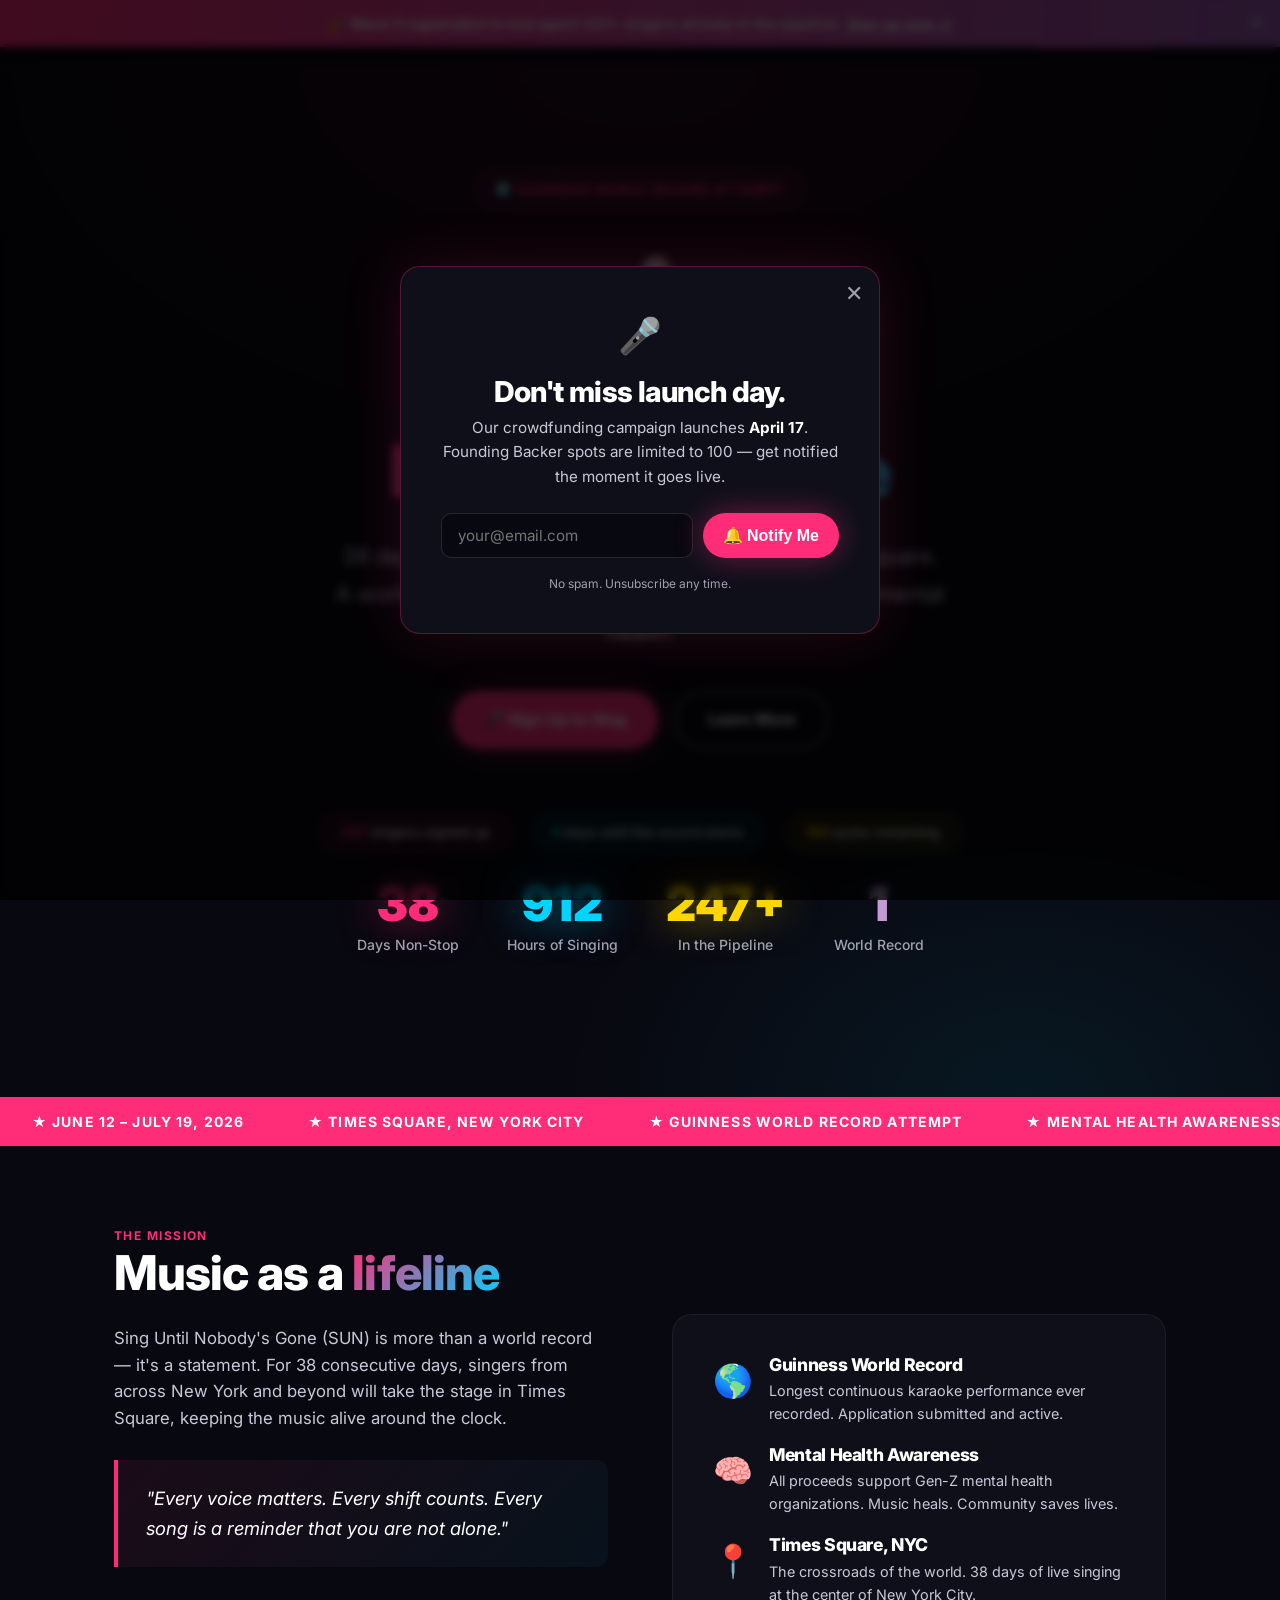
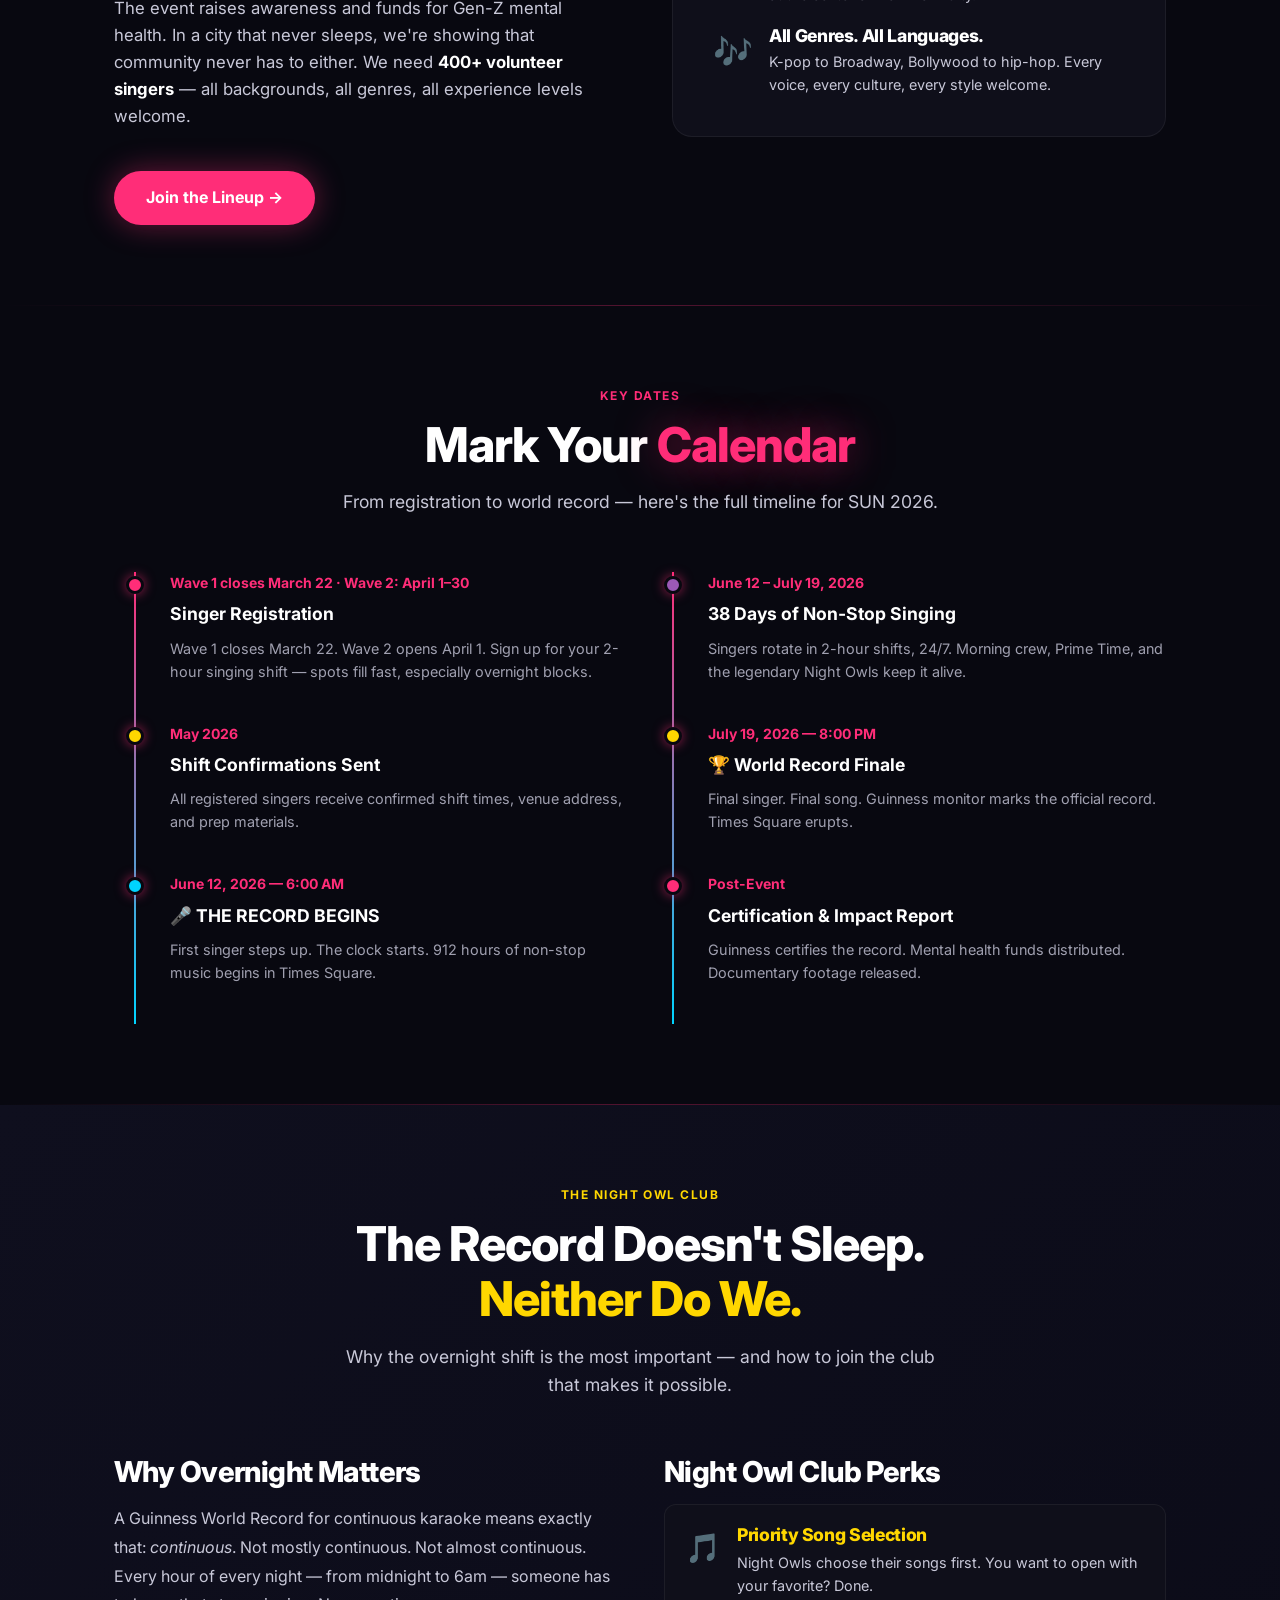
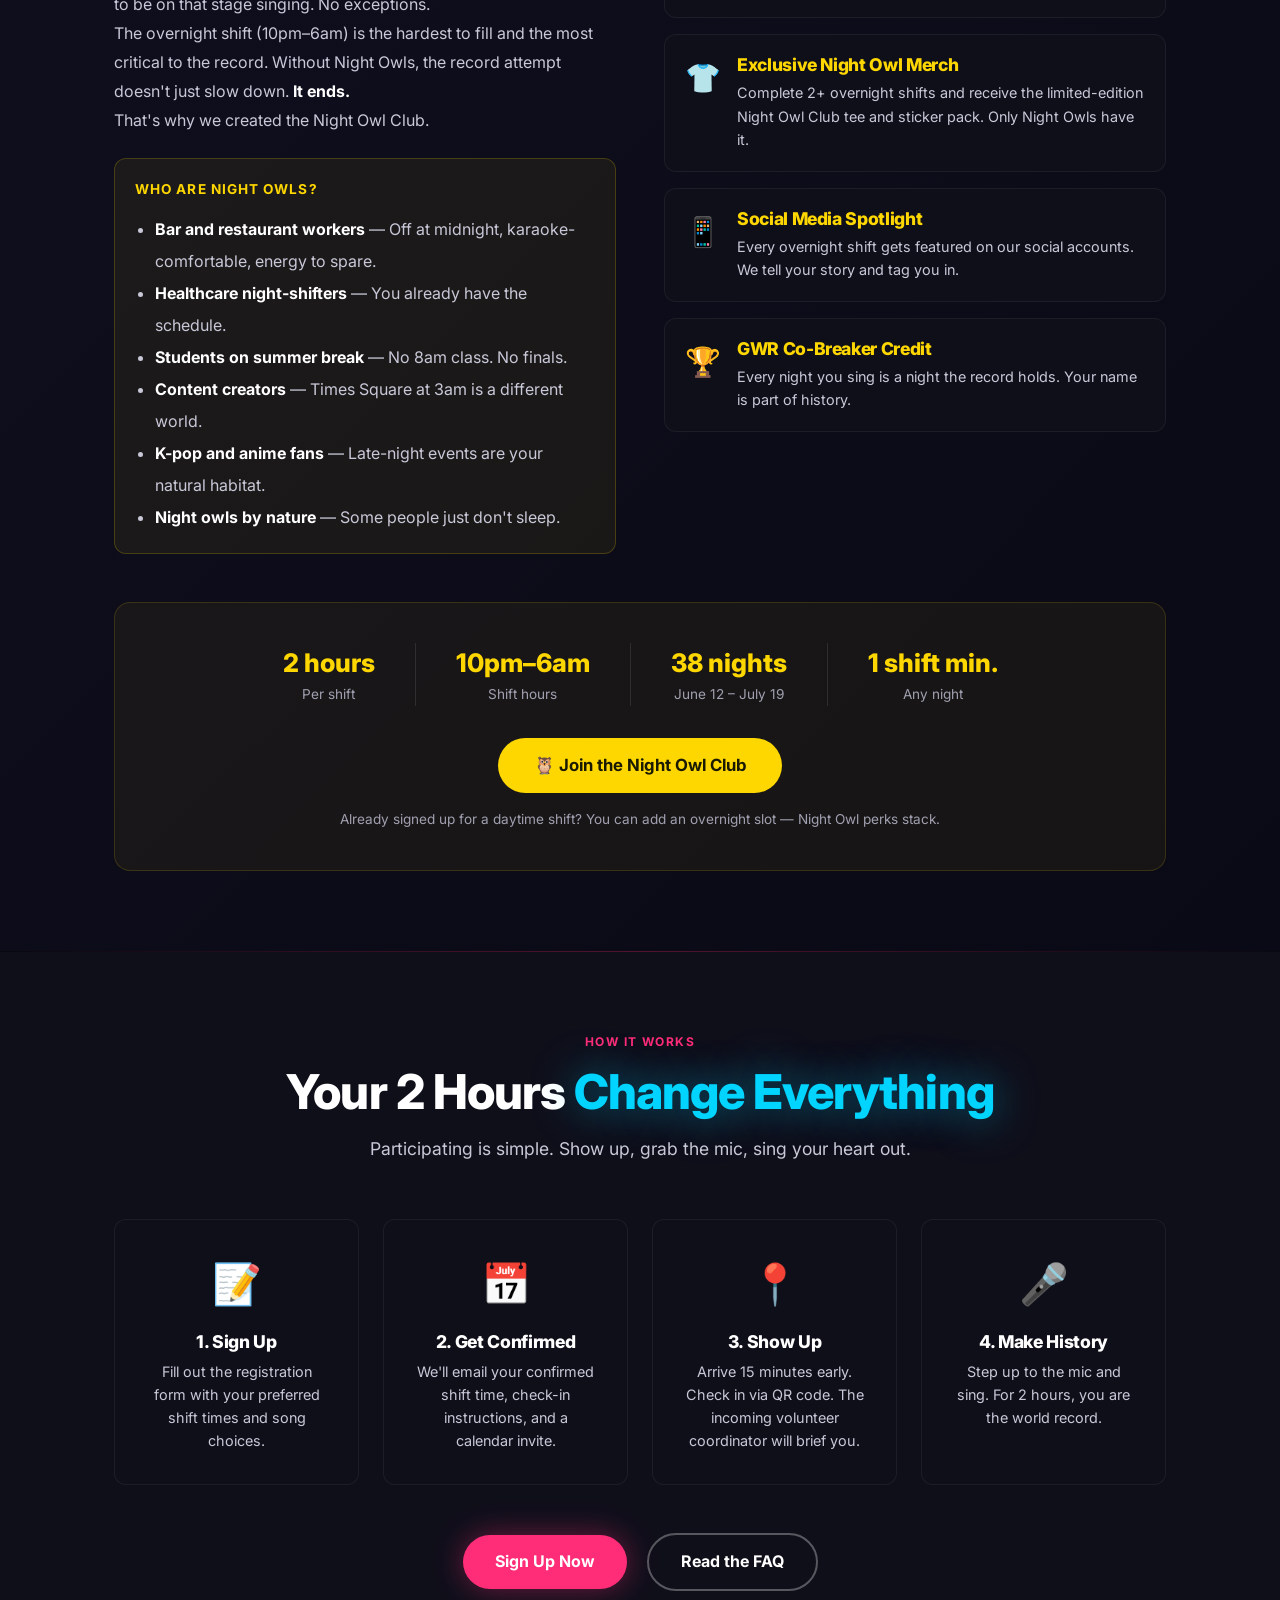
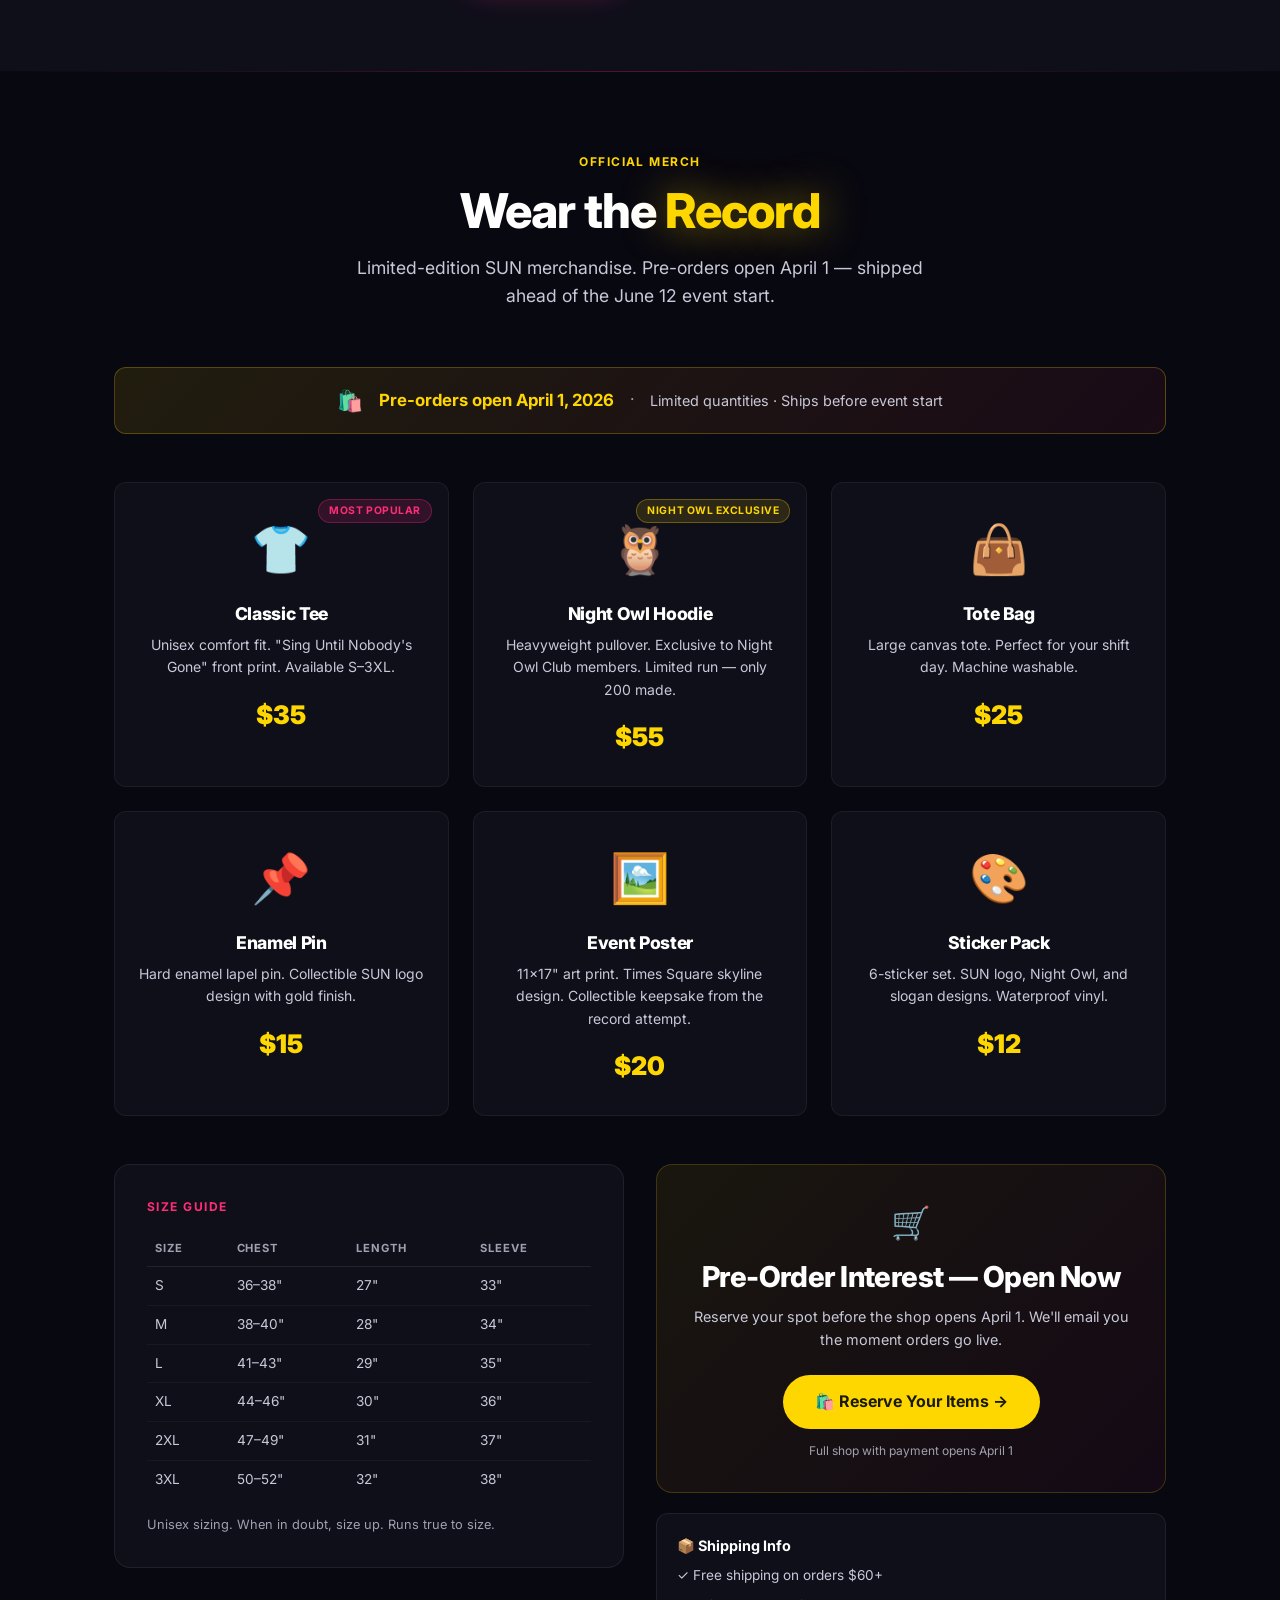
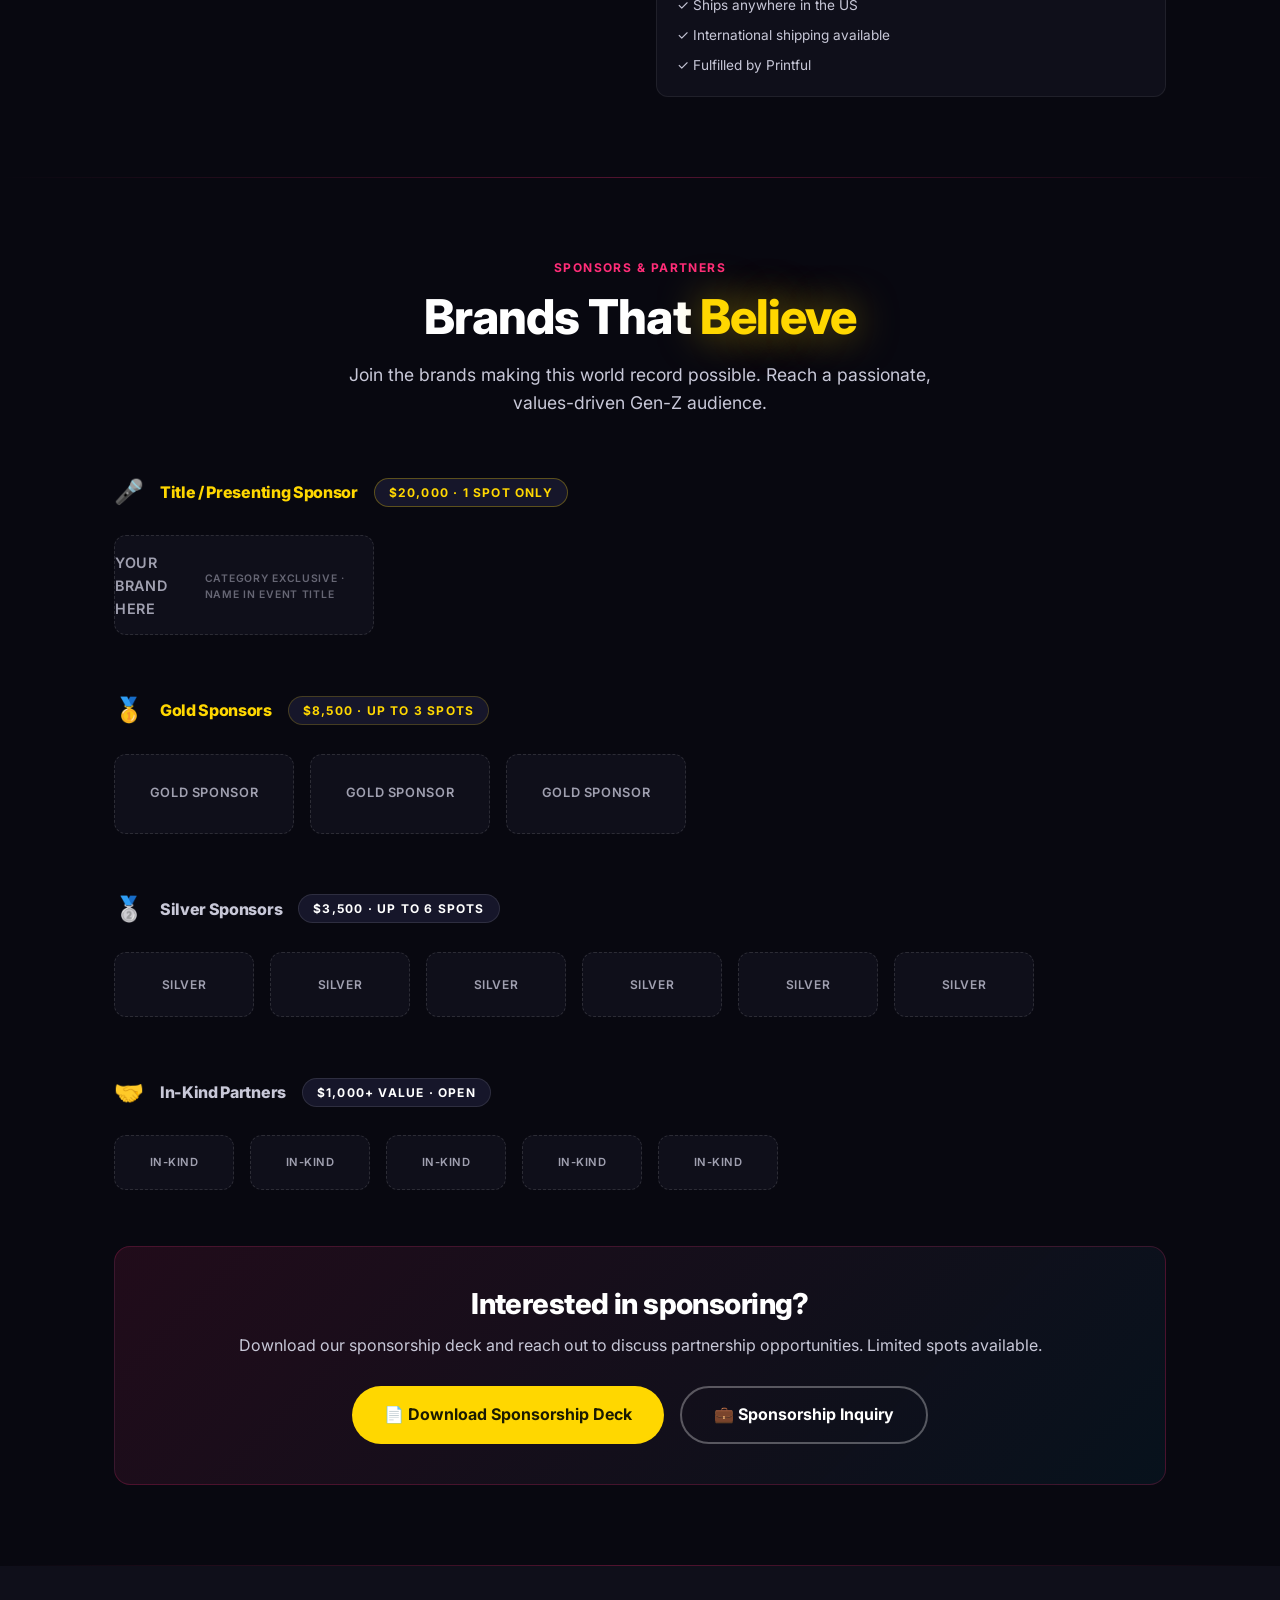
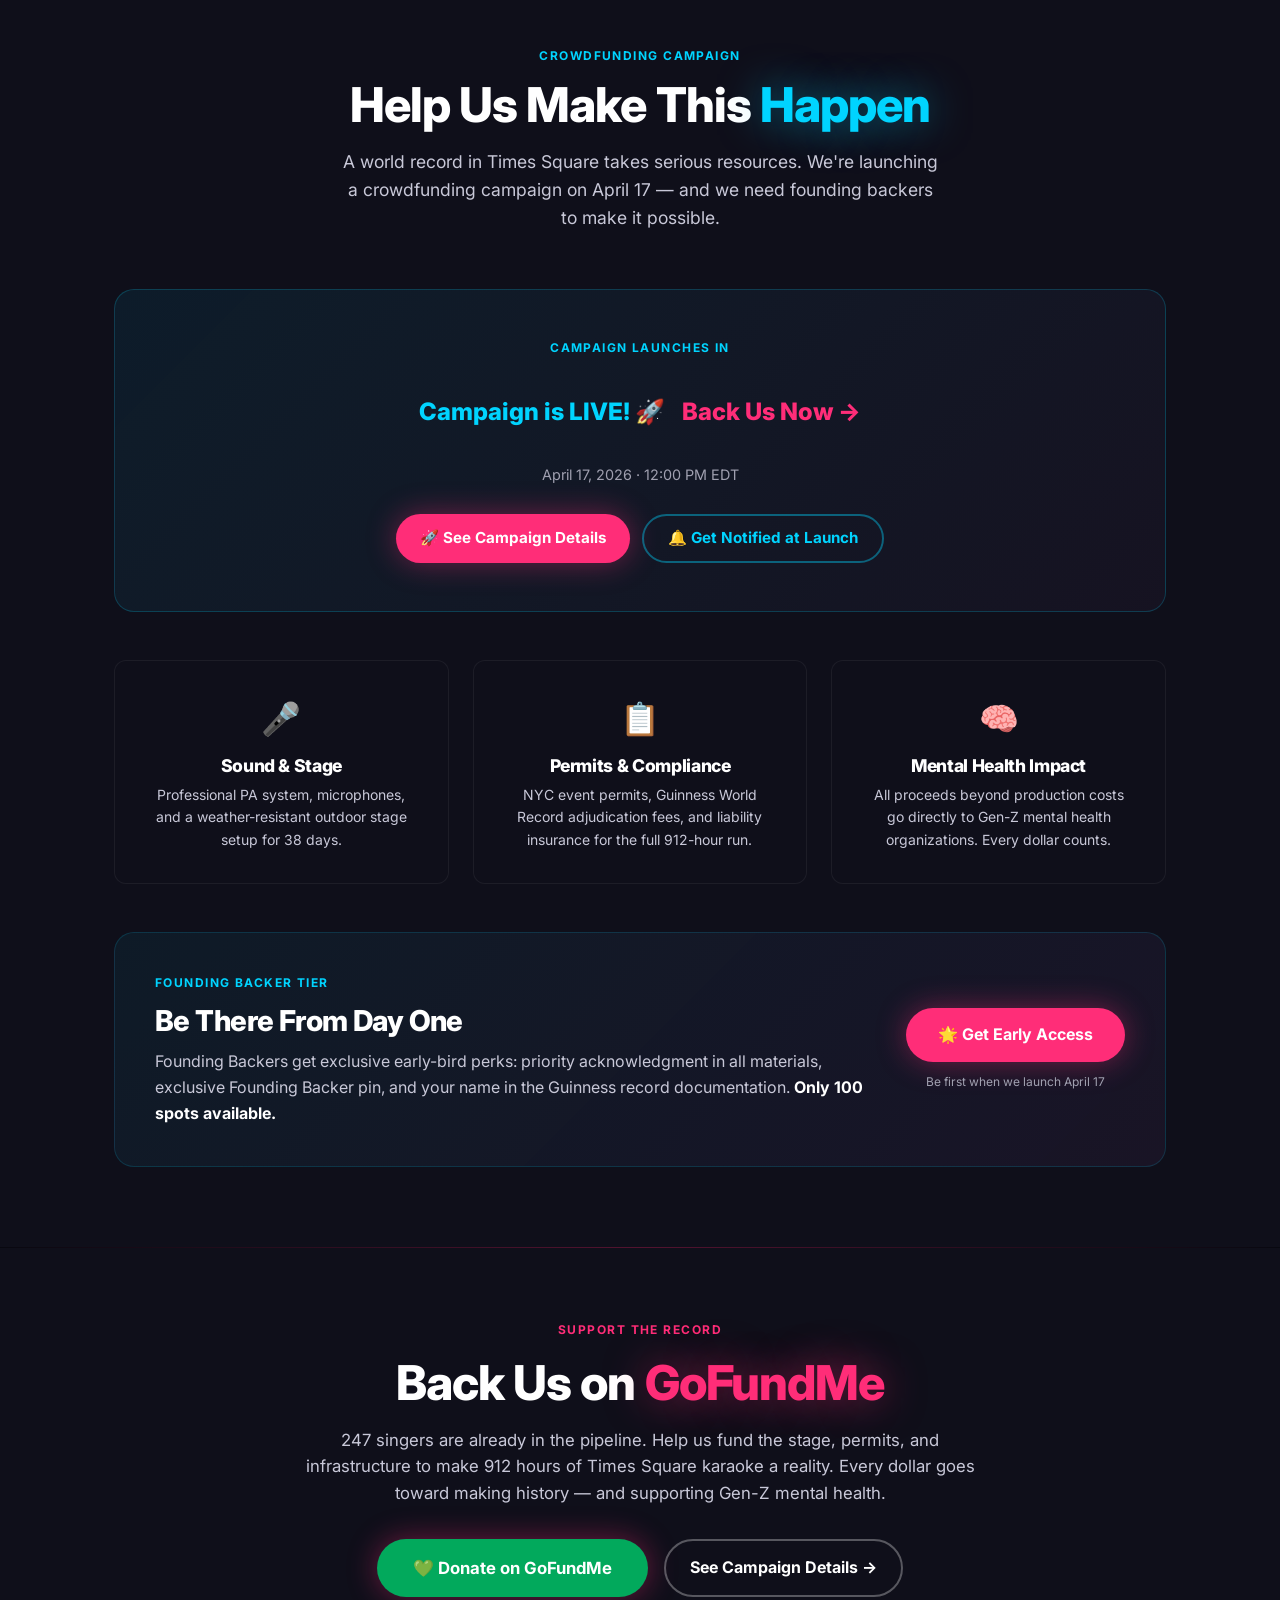
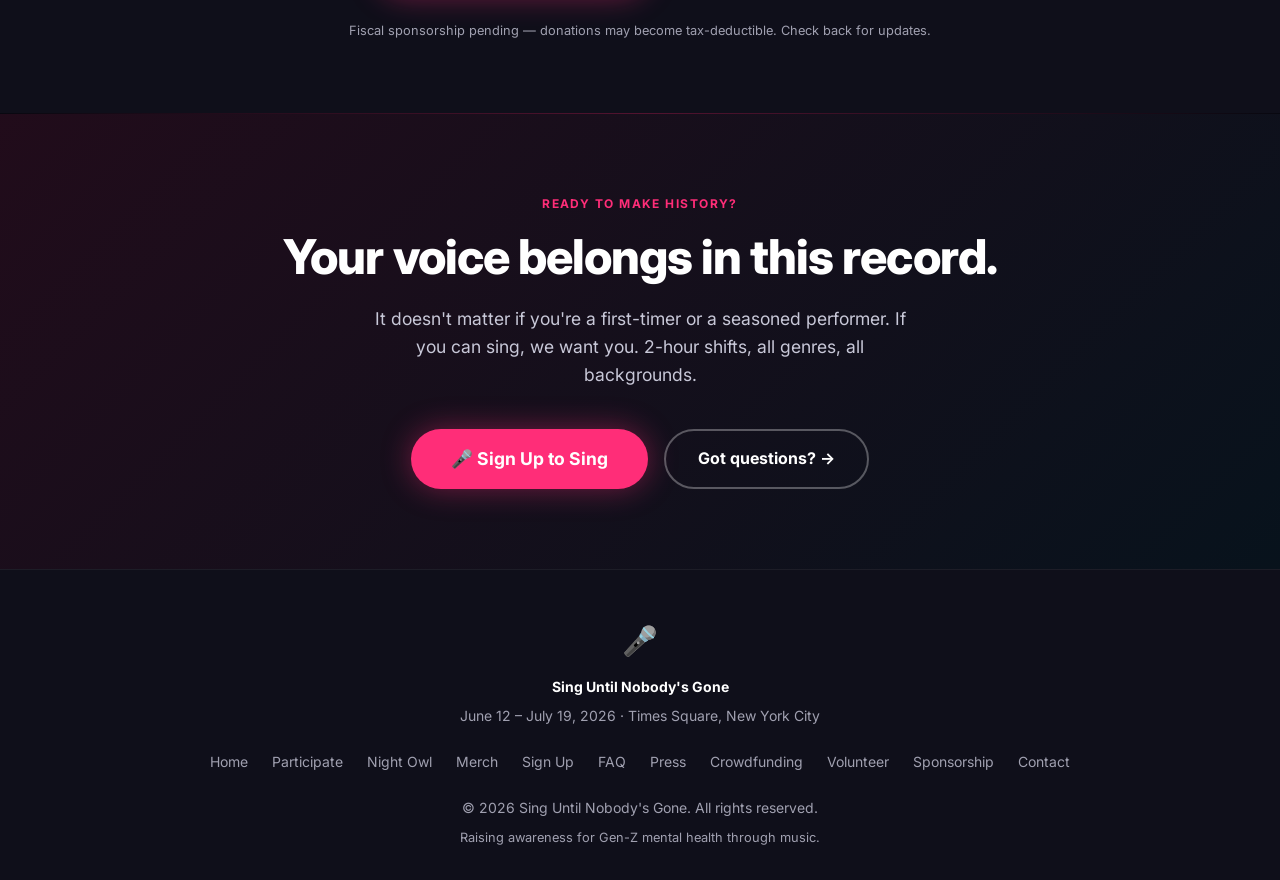
<file: index.html>
<!DOCTYPE html>
<html lang="en">
<head>
  <meta charset="UTF-8">
  <meta name="viewport" content="width=device-width, initial-scale=1.0">
  <title>Sing Until Nobody's Gone — World Record Karaoke, Times Square</title>
  <meta name="description" content="38 days of non-stop karaoke in Times Square. A Guinness World Record attempt raising awareness for Gen-Z mental health. June 12 – July 19, 2026.">
  <meta property="og:title" content="Sing Until Nobody's Gone — World Record Karaoke, Times Square">
  <meta property="og:description" content="38 days of non-stop karaoke in Times Square. A Guinness World Record attempt raising awareness for Gen-Z mental health. June 12 – July 19, 2026.">
  <meta property="og:type" content="website">
  <meta property="og:url" content="https://kikistop.github.io/sing-until-nobodys-gone/">
  <meta property="og:image" content="https://kikistop.github.io/sing-until-nobodys-gone/og-image.png">
  <meta property="og:image:width" content="1200">
  <meta property="og:image:height" content="630">
  <meta property="og:site_name" content="Sing Until Nobody's Gone">
  <meta name="twitter:card" content="summary_large_image">
  <meta name="twitter:site" content="@sungnyc">
  <meta name="twitter:title" content="Sing Until Nobody's Gone — World Record Karaoke, Times Square">
  <meta name="twitter:description" content="38 days of non-stop karaoke in Times Square. Be part of history. Sign up to sing.">
  <meta name="twitter:image" content="https://kikistop.github.io/sing-until-nobodys-gone/og-image.png">
  <meta name="keywords" content="Times Square karaoke, longest karaoke world record, SUNG NYC, karaoke world record 2026, Guinness World Record karaoke, NYC summer events, Gen-Z mental health">
  <link rel="canonical" href="https://kikistop.github.io/sing-until-nobodys-gone/">
  <script type="application/ld+json">
  {
    "@context": "https://schema.org",
    "@type": "Event",
    "name": "Sing Until Nobody's Gone",
    "alternateName": "SUN 2026",
    "description": "38 days of non-stop karaoke in Times Square. A Guinness World Record attempt for the longest continuous group karaoke performance, raising awareness for Gen-Z mental health.",
    "startDate": "2026-06-12T06:00:00-04:00",
    "endDate": "2026-07-19T20:00:00-04:00",
    "eventStatus": "https://schema.org/EventScheduled",
    "eventAttendanceMode": "https://schema.org/OfflineEventAttendanceMode",
    "location": {
      "@type": "Place",
      "name": "Times Square",
      "address": {
        "@type": "PostalAddress",
        "streetAddress": "Times Square",
        "addressLocality": "New York",
        "addressRegion": "NY",
        "addressCountry": "US"
      }
    },
    "url": "https://kikistop.github.io/sing-until-nobodys-gone/",
    "image": "https://kikistop.github.io/sing-until-nobodys-gone/og-image.png",
    "organizer": {
      "@type": "Organization",
      "name": "Sing Until Nobody's Gone",
      "url": "https://kikistop.github.io/sing-until-nobodys-gone/"
    },
    "offers": {
      "@type": "Offer",
      "price": "0",
      "priceCurrency": "USD",
      "availability": "https://schema.org/InStock",
      "url": "https://kikistop.github.io/sing-until-nobodys-gone/signup.html",
      "description": "Free to participate — sign up for a 2-hour singing shift"
    },
    "keywords": "karaoke, Guinness World Record, Times Square, NYC, mental health, community"
  }
  </script>
  <link rel="stylesheet" href="style.css">
  <link rel="preconnect" href="https://fonts.googleapis.com">
  <link href="https://fonts.googleapis.com/css2?family=Inter:wght@400;500;600;700;800;900&display=swap" rel="stylesheet">
  <style>
    .sun-logo { font-size: 3.5rem; display: block; margin-bottom: 16px; }
    /* Wave 1 close banner — hidden by default. BOARD: change display:none to display:block on March 22 */
    #wave1-close-banner {
      display: none; /* TOGGLE: change to "block" to activate Wave 1 close message */
      background: linear-gradient(90deg, #1a1a2e, #16213e);
      border-bottom: 1px solid rgba(255,45,120,0.4);
      color: #fff;
      text-align: center;
      padding: 12px 20px;
      font-size: 0.9rem;
      font-weight: 600;
      position: relative;
      z-index: 200;
    }
    #wave1-close-banner a { color: #FF2D78; text-decoration: underline; }
    #wave1-close-banner .banner-close {
      position: absolute;
      right: 16px;
      top: 50%;
      transform: translateY(-50%);
      background: none;
      border: none;
      color: rgba(255,255,255,0.6);
      cursor: pointer;
      font-size: 1.1rem;
      line-height: 1;
    }
    /* Wave 2 announcement banner — hidden by default, toggle via JS or remove display:none to activate */
    #wave2-banner {
      display: none; /* TOGGLE: change to "block" to show Wave 2 banner */
      background: linear-gradient(90deg, #FF2D78, #9B59B6);
      color: #fff;
      text-align: center;
      padding: 12px 20px;
      font-size: 0.9rem;
      font-weight: 600;
      position: relative;
      z-index: 200;
    }
    #wave2-banner a { color: #fff; text-decoration: underline; }
    #wave2-banner .banner-close {
      position: absolute;
      right: 16px;
      top: 50%;
      transform: translateY(-50%);
      background: none;
      border: none;
      color: rgba(255,255,255,0.8);
      cursor: pointer;
      font-size: 1.1rem;
      line-height: 1;
    }
  </style>
</head>
<body>

<!-- WAVE 1 CLOSE BANNER — BOARD ACTION: change display:none to display:block on March 22 -->
<div id="wave1-close-banner" role="banner" aria-label="Wave 1 RSVP closed">
  🎤 <strong style="color:#FF2D78;">Wave 1 RSVP Closed</strong> — 247 singers in the pipeline.
  <strong style="color:#fff;">Wave 2 opens April 1.</strong>
  <a href="signup.html?utm_source=wave1-close&utm_medium=website&utm_campaign=wave2">Join the Wave 2 Waitlist →</a>
  <button class="banner-close" onclick="this.parentElement.style.display='none'" aria-label="Close">✕</button>
</div>

<!-- WAVE 2 ANNOUNCEMENT BANNER (hidden until April 1 launch) -->
<div id="wave2-banner" role="banner" aria-label="Wave 2 announcement">
  🎉 <strong>Wave 2 registration is now open!</strong> 247+ singers already in the pipeline.
  <a href="signup.html?utm_source=wave2-banner&utm_medium=website&utm_campaign=wave2">Sign up now →</a>
  <button class="banner-close" onclick="this.parentElement.style.display='none'" aria-label="Close">✕</button>
</div>

<!-- NAV -->
<nav>
  <div class="nav-inner">
    <a class="nav-logo" href="index.html">
      <span class="mic">🎤</span> SUN
    </a>
    <ul class="nav-links" id="navLinks">
      <li><a href="index.html#about">About</a></li>
      <li><a href="participate.html">Participate</a></li>
      <li><a href="volunteer.html">Volunteer</a></li>
      <li><a href="crowdfunding.html">Crowdfunding</a></li>
      <li><a href="sponsors.html">Sponsors</a></li>
      <li><a href="night-owl.html">Night Owl</a></li>
      <li><a href="index.html#merch">Merch</a></li>
      <li><a href="faq.html">FAQ</a></li>
      <li><a href="signup.html" class="nav-cta">Sign Up to Sing</a></li>
    </ul>
    <button class="hamburger" id="hamburger" aria-label="Toggle menu">☰</button>
  </div>
</nav>

<!-- HERO -->
<section class="hero">
  <div class="hero-bg"></div>
  <div class="container">
    <div class="hero-content">
      <div class="hero-eyebrow">🌍 Guinness World Record Attempt</div>
      <span class="sun-logo">🎤</span>
      <h1>Sing Until<br><span class="gradient-text">Nobody's Gone</span></h1>
      <p class="hero-sub">
        38 days of non-stop karaoke in the heart of Times Square.<br>
        A world record attempt raising awareness for Gen-Z mental health.
      </p>
      <div class="hero-ctas">
        <a href="signup.html" class="btn btn-primary">🎤 Sign Up to Sing</a>
        <a href="index.html#about" class="btn btn-outline">Learn More</a>
      </div>
      <!-- Social proof + urgency bar -->
      <div id="socialProofBar" style="display:flex;gap:20px;justify-content:center;flex-wrap:wrap;margin-bottom:28px;">
        <div style="background:rgba(255,45,120,0.1);border:1px solid rgba(255,45,120,0.25);border-radius:100px;padding:8px 20px;font-size:0.85rem;font-weight:700;">
          <span style="color:var(--pink);" id="singerCount">247</span> <span style="color:var(--gray-light);">singers signed up</span>
        </div>
        <div style="background:rgba(0,212,255,0.08);border:1px solid rgba(0,212,255,0.2);border-radius:100px;padding:8px 20px;font-size:0.85rem;font-weight:700;">
          <span style="color:var(--blue);" id="daysUntilEvent">--</span> <span style="color:var(--gray-light);">days until the record starts</span>
        </div>
        <div style="background:rgba(255,215,0,0.08);border:1px solid rgba(255,215,0,0.2);border-radius:100px;padding:8px 20px;font-size:0.85rem;font-weight:700;">
          <span style="color:var(--gold);">153</span> <span style="color:var(--gray-light);">spots remaining</span>
        </div>
      </div>
      <div class="hero-stats">
        <div class="hero-stat">
          <div class="number glow-pink">38</div>
          <div class="desc">Days Non-Stop</div>
        </div>
        <div class="hero-stat">
          <div class="number glow-blue">912</div>
          <div class="desc">Hours of Singing</div>
        </div>
        <div class="hero-stat">
          <div class="number glow-gold">247+</div>
          <div class="desc">In the Pipeline</div>
        </div>
        <div class="hero-stat">
          <div class="number" style="color: var(--purple-light)">1</div>
          <div class="desc">World Record</div>
        </div>
      </div>
    </div>
  </div>
</section>

<!-- TICKER -->
<div class="ticker-wrap" aria-hidden="true">
  <div class="ticker-inner">
    <span class="ticker-item">June 12 – July 19, 2026</span>
    <span class="ticker-item">Times Square, New York City</span>
    <span class="ticker-item">Guinness World Record Attempt</span>
    <span class="ticker-item">Mental Health Awareness</span>
    <span class="ticker-item">38 Days Non-Stop</span>
    <span class="ticker-item">912 Hours of Karaoke</span>
    <span class="ticker-item">Sign Up Now</span>
    <span class="ticker-item">June 12 – July 19, 2026</span>
    <span class="ticker-item">Times Square, New York City</span>
    <span class="ticker-item">Guinness World Record Attempt</span>
    <span class="ticker-item">Mental Health Awareness</span>
    <span class="ticker-item">38 Days Non-Stop</span>
    <span class="ticker-item">912 Hours of Karaoke</span>
    <span class="ticker-item">Sign Up Now</span>
  </div>
</div>

<!-- ABOUT / MISSION -->
<section id="about" style="background: var(--bg);">
  <div class="container">
    <div class="mission-grid">
      <div class="mission-text">
        <div class="label">The Mission</div>
        <h2>Music as a <span class="gradient-text">lifeline</span></h2>
        <p>
          Sing Until Nobody's Gone (SUN) is more than a world record — it's a statement.
          For 38 consecutive days, singers from across New York and beyond will take
          the stage in Times Square, keeping the music alive around the clock.
        </p>
        <div class="mission-quote">
          "Every voice matters. Every shift counts. Every song is a reminder that
          you are not alone."
        </div>
        <p>
          The event raises awareness and funds for Gen-Z mental health. In a city
          that never sleeps, we're showing that community never has to either.
          We need <strong style="color: var(--white)">400+ volunteer singers</strong> —
          all backgrounds, all genres, all experience levels welcome.
        </p>
        <br>
        <a href="signup.html" class="btn btn-primary">Join the Lineup →</a>
      </div>
      <div class="mission-visual">
        <div class="mission-fact">
          <div class="mission-fact-icon">🌎</div>
          <div class="mission-fact-text">
            <h4>Guinness World Record</h4>
            <p>Longest continuous karaoke performance ever recorded. Application submitted and active.</p>
          </div>
        </div>
        <div class="mission-fact">
          <div class="mission-fact-icon">🧠</div>
          <div class="mission-fact-text">
            <h4>Mental Health Awareness</h4>
            <p>All proceeds support Gen-Z mental health organizations. Music heals. Community saves lives.</p>
          </div>
        </div>
        <div class="mission-fact">
          <div class="mission-fact-icon">📍</div>
          <div class="mission-fact-text">
            <h4>Times Square, NYC</h4>
            <p>The crossroads of the world. 38 days of live singing at the center of New York City.</p>
          </div>
        </div>
        <div class="mission-fact">
          <div class="mission-fact-icon">🎶</div>
          <div class="mission-fact-text">
            <h4>All Genres. All Languages.</h4>
            <p>K-pop to Broadway, Bollywood to hip-hop. Every voice, every culture, every style welcome.</p>
          </div>
        </div>
      </div>
    </div>
  </div>
</section>

<div class="divider"></div>

<!-- TIMELINE -->
<section id="timeline" style="background: var(--bg);">
  <div class="container">
    <div class="section-header">
      <div class="label">Key Dates</div>
      <h2>Mark Your <span class="glow-pink">Calendar</span></h2>
      <p>From registration to world record — here's the full timeline for SUN 2026.</p>
    </div>
    <div class="grid-2" style="align-items: start;">
      <div class="timeline">
        <div class="timeline-item">
          <div class="timeline-dot"></div>
          <div>
            <div class="timeline-date">Wave 1 closes March 22 · Wave 2: April 1–30</div>
            <div class="timeline-title">Singer Registration</div>
            <div class="timeline-desc">Wave 1 closes March 22. Wave 2 opens April 1. Sign up for your 2-hour singing shift — spots fill fast, especially overnight blocks.</div>
          </div>
        </div>
        <div class="timeline-item">
          <div class="timeline-dot" style="background: var(--gold);"></div>
          <div>
            <div class="timeline-date">May 2026</div>
            <div class="timeline-title">Shift Confirmations Sent</div>
            <div class="timeline-desc">All registered singers receive confirmed shift times, venue address, and prep materials.</div>
          </div>
        </div>
        <div class="timeline-item">
          <div class="timeline-dot" style="background: var(--blue);"></div>
          <div>
            <div class="timeline-date">June 12, 2026 — 6:00 AM</div>
            <div class="timeline-title">🎤 THE RECORD BEGINS</div>
            <div class="timeline-desc">First singer steps up. The clock starts. 912 hours of non-stop music begins in Times Square.</div>
          </div>
        </div>
      </div>
      <div class="timeline">
        <div class="timeline-item">
          <div class="timeline-dot" style="background: var(--purple);"></div>
          <div>
            <div class="timeline-date">June 12 – July 19, 2026</div>
            <div class="timeline-title">38 Days of Non-Stop Singing</div>
            <div class="timeline-desc">Singers rotate in 2-hour shifts, 24/7. Morning crew, Prime Time, and the legendary Night Owls keep it alive.</div>
          </div>
        </div>
        <div class="timeline-item">
          <div class="timeline-dot" style="background: var(--gold);"></div>
          <div>
            <div class="timeline-date">July 19, 2026 — 8:00 PM</div>
            <div class="timeline-title">🏆 World Record Finale</div>
            <div class="timeline-desc">Final singer. Final song. Guinness monitor marks the official record. Times Square erupts.</div>
          </div>
        </div>
        <div class="timeline-item">
          <div class="timeline-dot" style="background: var(--pink);"></div>
          <div>
            <div class="timeline-date">Post-Event</div>
            <div class="timeline-title">Certification & Impact Report</div>
            <div class="timeline-desc">Guinness certifies the record. Mental health funds distributed. Documentary footage released.</div>
          </div>
        </div>
      </div>
    </div>
  </div>
</section>

<div class="divider"></div>

<!-- NIGHT OWL CLUB -->
<section id="night-owl" style="background: linear-gradient(135deg, rgba(15,15,30,1) 0%, rgba(10,10,22,1) 100%);">
  <div class="container">
    <div class="section-header">
      <div class="label" style="color: var(--gold);">The Night Owl Club</div>
      <h2>The Record Doesn't Sleep.<br><span style="color: var(--gold);">Neither Do We.</span></h2>
      <p>Why the overnight shift is the most important — and how to join the club that makes it possible.</p>
    </div>

    <div class="grid-2" style="align-items: start; gap: 48px; margin-bottom: 48px;">
      <div>
        <h3 style="color: var(--white); margin-bottom: 16px;">Why Overnight Matters</h3>
        <p style="line-height: 1.8;">
          A Guinness World Record for continuous karaoke means exactly that: <em>continuous</em>.
          Not mostly continuous. Not almost continuous.
        </p>
        <p style="line-height: 1.8;">
          Every hour of every night — from midnight to 6am — someone has to be on that stage singing.
          No exceptions.
        </p>
        <p style="line-height: 1.8;">
          The overnight shift (10pm–6am) is the hardest to fill and the most critical to the record.
          Without Night Owls, the record attempt doesn't just slow down. <strong style="color: var(--white);">It ends.</strong>
        </p>
        <p style="line-height: 1.8;">That's why we created the Night Owl Club.</p>

        <div style="background: rgba(255,215,0,0.06); border: 1px solid rgba(255,215,0,0.2); border-radius: 12px; padding: 20px; margin-top: 24px;">
          <div style="font-size: 0.85rem; font-weight: 700; color: var(--gold); text-transform: uppercase; letter-spacing: 0.08em; margin-bottom: 12px;">Who Are Night Owls?</div>
          <ul style="margin: 0; padding-left: 20px; color: var(--gray-light); line-height: 2;">
            <li><strong style="color: var(--white);">Bar and restaurant workers</strong> — Off at midnight, karaoke-comfortable, energy to spare.</li>
            <li><strong style="color: var(--white);">Healthcare night-shifters</strong> — You already have the schedule.</li>
            <li><strong style="color: var(--white);">Students on summer break</strong> — No 8am class. No finals.</li>
            <li><strong style="color: var(--white);">Content creators</strong> — Times Square at 3am is a different world.</li>
            <li><strong style="color: var(--white);">K-pop and anime fans</strong> — Late-night events are your natural habitat.</li>
            <li><strong style="color: var(--white);">Night owls by nature</strong> — Some people just don't sleep.</li>
          </ul>
        </div>
      </div>

      <div>
        <h3 style="color: var(--white); margin-bottom: 16px;">Night Owl Club Perks</h3>
        <div style="display: flex; flex-direction: column; gap: 16px;">
          <div class="card" style="display: flex; gap: 16px; align-items: flex-start; padding: 20px;">
            <div style="font-size: 1.8rem; flex-shrink: 0;">🎵</div>
            <div>
              <h4 style="color: var(--gold); margin: 0 0 6px;">Priority Song Selection</h4>
              <p style="margin: 0; font-size: 0.9rem;">Night Owls choose their songs first. You want to open with your favorite? Done.</p>
            </div>
          </div>
          <div class="card" style="display: flex; gap: 16px; align-items: flex-start; padding: 20px;">
            <div style="font-size: 1.8rem; flex-shrink: 0;">👕</div>
            <div>
              <h4 style="color: var(--gold); margin: 0 0 6px;">Exclusive Night Owl Merch</h4>
              <p style="margin: 0; font-size: 0.9rem;">Complete 2+ overnight shifts and receive the limited-edition Night Owl Club tee and sticker pack. Only Night Owls have it.</p>
            </div>
          </div>
          <div class="card" style="display: flex; gap: 16px; align-items: flex-start; padding: 20px;">
            <div style="font-size: 1.8rem; flex-shrink: 0;">📱</div>
            <div>
              <h4 style="color: var(--gold); margin: 0 0 6px;">Social Media Spotlight</h4>
              <p style="margin: 0; font-size: 0.9rem;">Every overnight shift gets featured on our social accounts. We tell your story and tag you in.</p>
            </div>
          </div>
          <div class="card" style="display: flex; gap: 16px; align-items: flex-start; padding: 20px;">
            <div style="font-size: 1.8rem; flex-shrink: 0;">🏆</div>
            <div>
              <h4 style="color: var(--gold); margin: 0 0 6px;">GWR Co-Breaker Credit</h4>
              <p style="margin: 0; font-size: 0.9rem;">Every night you sing is a night the record holds. Your name is part of history.</p>
            </div>
          </div>
        </div>
      </div>
    </div>

    <!-- Shift details + CTA -->
    <div style="background: rgba(255,215,0,0.05); border: 1px solid rgba(255,215,0,0.15); border-radius: 16px; padding: 40px; text-align: center;">
      <div style="display: flex; gap: 32px; justify-content: center; flex-wrap: wrap; margin-bottom: 32px;">
        <div>
          <div style="font-size: 1.6rem; font-weight: 800; color: var(--gold);">2 hours</div>
          <div style="font-size: 0.85rem; color: var(--gray);">Per shift</div>
        </div>
        <div style="border-left: 1px solid rgba(255,255,255,0.1); margin: 0 8px;"></div>
        <div>
          <div style="font-size: 1.6rem; font-weight: 800; color: var(--gold);">10pm–6am</div>
          <div style="font-size: 0.85rem; color: var(--gray);">Shift hours</div>
        </div>
        <div style="border-left: 1px solid rgba(255,255,255,0.1); margin: 0 8px;"></div>
        <div>
          <div style="font-size: 1.6rem; font-weight: 800; color: var(--gold);">38 nights</div>
          <div style="font-size: 0.85rem; color: var(--gray);">June 12 – July 19</div>
        </div>
        <div style="border-left: 1px solid rgba(255,255,255,0.1); margin: 0 8px;"></div>
        <div>
          <div style="font-size: 1.6rem; font-weight: 800; color: var(--gold);">1 shift min.</div>
          <div style="font-size: 0.85rem; color: var(--gray);">Any night</div>
        </div>
      </div>
      <a href="signup.html?block=nightowl&utm_source=website&utm_medium=hero&utm_campaign=nightowl"
         class="btn btn-gold" style="font-size: 1.05rem; padding: 14px 36px;">
        🦉 Join the Night Owl Club
      </a>
      <p style="margin: 16px 0 0; font-size: 0.85rem; color: var(--gray);">
        Already signed up for a daytime shift? You can add an overnight slot — Night Owl perks stack.
      </p>
    </div>
  </div>
</section>

<div class="divider"></div>

<!-- HOW IT WORKS -->
<section style="background: var(--bg2);">
  <div class="container">
    <div class="section-header">
      <div class="label">How It Works</div>
      <h2>Your 2 Hours <span class="glow-blue">Change Everything</span></h2>
      <p>Participating is simple. Show up, grab the mic, sing your heart out.</p>
    </div>
    <div class="grid-4">
      <div class="card" style="text-align: center;">
        <div style="font-size: 2.5rem; margin-bottom: 16px;">📝</div>
        <h4 style="color: white; margin-bottom: 8px;">1. Sign Up</h4>
        <p style="font-size: 0.9rem;">Fill out the registration form with your preferred shift times and song choices.</p>
      </div>
      <div class="card" style="text-align: center;">
        <div style="font-size: 2.5rem; margin-bottom: 16px;">📅</div>
        <h4 style="color: white; margin-bottom: 8px;">2. Get Confirmed</h4>
        <p style="font-size: 0.9rem;">We'll email your confirmed shift time, check-in instructions, and a calendar invite.</p>
      </div>
      <div class="card" style="text-align: center;">
        <div style="font-size: 2.5rem; margin-bottom: 16px;">📍</div>
        <h4 style="color: white; margin-bottom: 8px;">3. Show Up</h4>
        <p style="font-size: 0.9rem;">Arrive 15 minutes early. Check in via QR code. The incoming volunteer coordinator will brief you.</p>
      </div>
      <div class="card" style="text-align: center;">
        <div style="font-size: 2.5rem; margin-bottom: 16px;">🎤</div>
        <h4 style="color: white; margin-bottom: 8px;">4. Make History</h4>
        <p style="font-size: 0.9rem;">Step up to the mic and sing. For 2 hours, you are the world record.</p>
      </div>
    </div>
    <div style="text-align: center; margin-top: 48px;">
      <a href="signup.html" class="btn btn-primary" style="margin-right: 16px;">Sign Up Now</a>
      <a href="faq.html" class="btn btn-outline">Read the FAQ</a>
    </div>
  </div>
</section>

<div class="divider"></div>

<!-- MERCH -->
<section id="merch" style="background: var(--bg);">
  <div class="container">
    <div class="section-header">
      <div class="label" style="color: var(--gold);">Official Merch</div>
      <h2>Wear the <span class="glow-gold">Record</span></h2>
      <p>Limited-edition SUN merchandise. Pre-orders open April 1 — shipped ahead of the June 12 event start.</p>
    </div>

    <div style="background: linear-gradient(135deg, rgba(255,215,0,0.1), rgba(255,45,120,0.07)); border: 1px solid rgba(255,215,0,0.25); border-radius: 12px; padding: 16px 24px; text-align: center; margin-bottom: 48px; display: flex; align-items: center; justify-content: center; gap: 16px; flex-wrap: wrap;">
      <span style="font-size: 1.3rem;">🛍️</span>
      <strong style="color: var(--gold); font-size: 1.05rem;">Pre-orders open April 1, 2026</strong>
      <span style="color: var(--gray);">·</span>
      <span style="color: var(--gray-light); font-size: 0.9rem;">Limited quantities · Ships before event start</span>
    </div>

    <div class="grid-3" style="margin-bottom: 48px;">
      <div class="card merch-card">
        <div class="merch-badge">Most Popular</div>
        <div class="merch-emoji">👕</div>
        <h4 class="merch-name">Classic Tee</h4>
        <p class="merch-desc">Unisex comfort fit. "Sing Until Nobody's Gone" front print. Available S–3XL.</p>
        <div class="merch-price">$35</div>
      </div>
      <div class="card merch-card">
        <div class="merch-badge night-owl-badge">Night Owl Exclusive</div>
        <div class="merch-emoji">🦉</div>
        <h4 class="merch-name">Night Owl Hoodie</h4>
        <p class="merch-desc">Heavyweight pullover. Exclusive to Night Owl Club members. Limited run — only 200 made.</p>
        <div class="merch-price">$55</div>
      </div>
      <div class="card merch-card">
        <div class="merch-emoji">👜</div>
        <h4 class="merch-name">Tote Bag</h4>
        <p class="merch-desc">Large canvas tote. Perfect for your shift day. Machine washable.</p>
        <div class="merch-price">$25</div>
      </div>
      <div class="card merch-card">
        <div class="merch-emoji">📌</div>
        <h4 class="merch-name">Enamel Pin</h4>
        <p class="merch-desc">Hard enamel lapel pin. Collectible SUN logo design with gold finish.</p>
        <div class="merch-price">$15</div>
      </div>
      <div class="card merch-card">
        <div class="merch-emoji">🖼️</div>
        <h4 class="merch-name">Event Poster</h4>
        <p class="merch-desc">11×17" art print. Times Square skyline design. Collectible keepsake from the record attempt.</p>
        <div class="merch-price">$20</div>
      </div>
      <div class="card merch-card">
        <div class="merch-emoji">🎨</div>
        <h4 class="merch-name">Sticker Pack</h4>
        <p class="merch-desc">6-sticker set. SUN logo, Night Owl, and slogan designs. Waterproof vinyl.</p>
        <div class="merch-price">$12</div>
      </div>
    </div>

    <div class="grid-2" style="align-items: start; gap: 32px;">
      <div style="background: var(--bg2); border: 1px solid rgba(255,255,255,0.07); border-radius: 16px; padding: 32px;">
        <div class="label" style="margin-bottom: 16px;">Size Guide</div>
        <div style="overflow-x: auto;">
          <table class="size-table">
            <tr><th>Size</th><th>Chest</th><th>Length</th><th>Sleeve</th></tr>
            <tr><td>S</td><td>36–38"</td><td>27"</td><td>33"</td></tr>
            <tr><td>M</td><td>38–40"</td><td>28"</td><td>34"</td></tr>
            <tr><td>L</td><td>41–43"</td><td>29"</td><td>35"</td></tr>
            <tr><td>XL</td><td>44–46"</td><td>30"</td><td>36"</td></tr>
            <tr><td>2XL</td><td>47–49"</td><td>31"</td><td>37"</td></tr>
            <tr><td>3XL</td><td>50–52"</td><td>32"</td><td>38"</td></tr>
          </table>
        </div>
        <p style="font-size: 0.8rem; margin-top: 16px; color: var(--gray);">Unisex sizing. When in doubt, size up. Runs true to size.</p>
      </div>
      <div>
        <div style="background: linear-gradient(135deg, rgba(255,215,0,0.07), rgba(255,45,120,0.05)); border: 1px solid rgba(255,215,0,0.18); border-radius: 16px; padding: 32px; text-align: center; margin-bottom: 20px;">
          <div style="font-size: 2rem; margin-bottom: 12px;">🛒</div>
          <h3 style="margin-bottom: 12px;">Pre-Order Interest — Open Now</h3>
          <p style="font-size: 0.9rem; margin-bottom: 24px;">Reserve your spot before the shop opens April 1. We'll email you the moment orders go live.</p>
          <a href="merch.html?utm_source=homepage&utm_medium=merch-section&utm_campaign=preorder" class="btn btn-gold">🛍️ Reserve Your Items →</a>
          <p style="font-size: 0.75rem; margin-top: 12px; color: var(--gray);">Full shop with payment opens April 1</p>
        </div>
        <div style="background: var(--bg2); border: 1px solid rgba(255,255,255,0.07); border-radius: 12px; padding: 20px;">
          <div style="font-weight: 700; color: var(--white); margin-bottom: 8px; font-size: 0.9rem;">📦 Shipping Info</div>
          <ul style="list-style: none; padding: 0; display: flex; flex-direction: column; gap: 8px;">
            <li style="font-size: 0.85rem; color: var(--gray-light);">✓ Free shipping on orders $60+</li>
            <li style="font-size: 0.85rem; color: var(--gray-light);">✓ Ships anywhere in the US</li>
            <li style="font-size: 0.85rem; color: var(--gray-light);">✓ International shipping available</li>
            <li style="font-size: 0.85rem; color: var(--gray-light);">✓ Fulfilled by Printful</li>
          </ul>
        </div>
      </div>
    </div>
  </div>
</section>

<div class="divider"></div>

<!-- SPONSORS -->
<section id="sponsors" style="background: var(--bg);">
  <div class="container">
    <div class="section-header">
      <div class="label">Sponsors & Partners</div>
      <h2>Brands That <span class="glow-gold">Believe</span></h2>
      <p>Join the brands making this world record possible. Reach a passionate, values-driven Gen-Z audience.</p>
    </div>

    <!-- Title Tier -->
    <div class="sponsor-tier">
      <div class="sponsor-tier-label">
        <span style="font-size: 1.5rem;">🎤</span>
        <h3 style="color: var(--gold);">Title / Presenting Sponsor</h3>
        <span class="tier-badge" style="color: var(--gold); border-color: rgba(255,215,0,0.3);">$20,000 · 1 Spot Only</span>
      </div>
      <div class="sponsor-logos">
        <div class="sponsor-logo-slot title">Your Brand Here<br><span style="font-size: 0.65rem; display: block; margin-top: 4px; opacity: 0.6">Category Exclusive · Name in Event Title</span></div>
      </div>
    </div>

    <!-- Gold Tier -->
    <div class="sponsor-tier">
      <div class="sponsor-tier-label">
        <span style="font-size: 1.5rem;">🥇</span>
        <h3 style="color: var(--gold);">Gold Sponsors</h3>
        <span class="tier-badge" style="color: var(--gold); border-color: rgba(255,215,0,0.2);">$8,500 · Up to 3 Spots</span>
      </div>
      <div class="sponsor-logos">
        <div class="sponsor-logo-slot gold">Gold Sponsor</div>
        <div class="sponsor-logo-slot gold">Gold Sponsor</div>
        <div class="sponsor-logo-slot gold">Gold Sponsor</div>
      </div>
    </div>

    <!-- Silver Tier -->
    <div class="sponsor-tier">
      <div class="sponsor-tier-label">
        <span style="font-size: 1.5rem;">🥈</span>
        <h3 style="color: var(--gray-light);">Silver Sponsors</h3>
        <span class="tier-badge">$3,500 · Up to 6 Spots</span>
      </div>
      <div class="sponsor-logos">
        <div class="sponsor-logo-slot silver">Silver</div>
        <div class="sponsor-logo-slot silver">Silver</div>
        <div class="sponsor-logo-slot silver">Silver</div>
        <div class="sponsor-logo-slot silver">Silver</div>
        <div class="sponsor-logo-slot silver">Silver</div>
        <div class="sponsor-logo-slot silver">Silver</div>
      </div>
    </div>

    <!-- In-Kind -->
    <div class="sponsor-tier">
      <div class="sponsor-tier-label">
        <span style="font-size: 1.5rem;">🤝</span>
        <h3 style="color: var(--gray-light);">In-Kind Partners</h3>
        <span class="tier-badge">$1,000+ Value · Open</span>
      </div>
      <div class="sponsor-logos">
        <div class="sponsor-logo-slot inkind">In-Kind</div>
        <div class="sponsor-logo-slot inkind">In-Kind</div>
        <div class="sponsor-logo-slot inkind">In-Kind</div>
        <div class="sponsor-logo-slot inkind">In-Kind</div>
        <div class="sponsor-logo-slot inkind">In-Kind</div>
      </div>
    </div>

    <!-- CTA -->
    <div class="sponsor-cta">
      <h3>Interested in sponsoring?</h3>
      <p>Download our sponsorship deck and reach out to discuss partnership opportunities. Limited spots available.</p>
      <div style="display: flex; gap: 16px; justify-content: center; flex-wrap: wrap;">
        <a href="press.html#sponsorship-deck" class="btn btn-gold">📄 Download Sponsorship Deck</a>
        <a href="sponsors.html" class="btn btn-outline">💼 Sponsorship Inquiry</a>
      </div>
    </div>
  </div>
</section>

<div class="divider"></div>

<!-- CROWDFUNDING TEASER -->
<section id="crowdfund" style="background: var(--bg2);">
  <div class="container">
    <div class="section-header">
      <div class="label" style="color: var(--blue);">Crowdfunding Campaign</div>
      <h2>Help Us Make This <span class="glow-blue">Happen</span></h2>
      <p>A world record in Times Square takes serious resources. We're launching a crowdfunding campaign on April 17 — and we need founding backers to make it possible.</p>
    </div>

    <!-- Countdown -->
    <div style="background: linear-gradient(135deg, rgba(0,212,255,0.07), rgba(155,89,182,0.05)); border: 1px solid rgba(0,212,255,0.2); border-radius: 20px; padding: 48px 40px; text-align: center; margin-bottom: 48px;">
      <div class="label" style="color: var(--blue); margin-bottom: 20px;">Campaign Launches In</div>
      <div class="countdown-wrap" id="countdown">
        <div class="countdown-unit">
          <div class="countdown-num" id="cd-days">--</div>
          <div class="countdown-label">Days</div>
        </div>
        <div class="countdown-sep">:</div>
        <div class="countdown-unit">
          <div class="countdown-num" id="cd-hours">--</div>
          <div class="countdown-label">Hours</div>
        </div>
        <div class="countdown-sep">:</div>
        <div class="countdown-unit">
          <div class="countdown-num" id="cd-mins">--</div>
          <div class="countdown-label">Minutes</div>
        </div>
        <div class="countdown-sep">:</div>
        <div class="countdown-unit">
          <div class="countdown-num" id="cd-secs">--</div>
          <div class="countdown-label">Seconds</div>
        </div>
      </div>
      <p style="margin-top: 16px; font-size: 0.9rem; color: var(--gray);">April 17, 2026 · 12:00 PM EDT</p>
      <div style="display: flex; gap: 12px; justify-content: center; flex-wrap: wrap; margin-top: 28px;">
        <a href="crowdfunding.html" class="btn btn-primary" style="padding: 10px 24px; font-size: 0.95rem;">🚀 See Campaign Details</a>
        <a href="early-access.html" class="btn btn-outline" style="border-color: rgba(0,212,255,0.4); color: var(--blue); padding: 10px 24px; font-size: 0.95rem;">🔔 Get Notified at Launch</a>
      </div>
    </div>

    <!-- What funds support -->
    <div class="grid-3" style="margin-bottom: 48px;">
      <div class="card" style="text-align: center;">
        <div style="font-size: 2rem; margin-bottom: 12px;">🎤</div>
        <h4 style="color: var(--white); margin-bottom: 8px;">Sound & Stage</h4>
        <p style="font-size: 0.875rem;">Professional PA system, microphones, and a weather-resistant outdoor stage setup for 38 days.</p>
      </div>
      <div class="card" style="text-align: center;">
        <div style="font-size: 2rem; margin-bottom: 12px;">📋</div>
        <h4 style="color: var(--white); margin-bottom: 8px;">Permits & Compliance</h4>
        <p style="font-size: 0.875rem;">NYC event permits, Guinness World Record adjudication fees, and liability insurance for the full 912-hour run.</p>
      </div>
      <div class="card" style="text-align: center;">
        <div style="font-size: 2rem; margin-bottom: 12px;">🧠</div>
        <h4 style="color: var(--white); margin-bottom: 8px;">Mental Health Impact</h4>
        <p style="font-size: 0.875rem;">All proceeds beyond production costs go directly to Gen-Z mental health organizations. Every dollar counts.</p>
      </div>
    </div>

    <!-- Founding Backer callout -->
    <div style="background: linear-gradient(135deg, rgba(0,212,255,0.06), rgba(155,89,182,0.08)); border: 1px solid rgba(0,212,255,0.15); border-radius: 20px; padding: 40px; display: grid; grid-template-columns: 1fr auto; gap: 32px; align-items: center; flex-wrap: wrap;">
      <div>
        <div class="label" style="color: var(--blue); margin-bottom: 12px;">Founding Backer Tier</div>
        <h3 style="margin-bottom: 12px;">Be There From Day One</h3>
        <p style="margin-bottom: 0;">
          Founding Backers get exclusive early-bird perks: priority acknowledgment in all materials, exclusive Founding Backer pin, and your name in the Guinness record documentation.
          <strong style="color: var(--white);">Only 100 spots available.</strong>
        </p>
      </div>
      <div style="text-align: center; flex-shrink: 0;">
        <a href="early-access.html" class="btn btn-primary" style="white-space: nowrap;">
          🌟 Get Early Access
        </a>
        <p style="font-size: 0.75rem; margin-top: 10px; color: var(--gray);">Be first when we launch April 17</p>
      </div>
    </div>
  </div>
</section>

<div class="divider"></div>

<!-- GOFUNDME DONATION SECTION — ACTIVE (April 3 soft launch)
     REMAINING STEP: Replace GOFUNDME_URL_HERE below with the actual GoFundMe page URL.
     Example: https://www.gofundme.com/f/sing-until-nobodys-gone
     Once URL is filled in, this section is live and ready to deploy. -->
<section id="gofundme-section" style="display: block; background: var(--bg2); padding: 72px 0;">
  <div class="container">
    <div style="max-width: 680px; margin: 0 auto; text-align: center;">
      <div class="label" style="color: var(--pink); margin-bottom: 16px;">Support the Record</div>
      <h2 style="margin-bottom: 16px;">Back Us on <span class="glow-pink">GoFundMe</span></h2>
      <p style="font-size: 1.05rem; color: var(--gray-light); margin-bottom: 32px;">
        247 singers are already in the pipeline. Help us fund the stage, permits, and infrastructure
        to make 912 hours of Times Square karaoke a reality. Every dollar goes toward making history —
        and supporting Gen-Z mental health.
      </p>
      <div style="display: flex; gap: 16px; justify-content: center; flex-wrap: wrap; margin-bottom: 24px;">
        <a href="GOFUNDME_URL_HERE?utm_source=website&utm_medium=banner&utm_campaign=gofundme-launch"
           class="btn btn-primary"
           style="font-size: 1.05rem; padding: 14px 36px; background: #02a95c; border-color: #02a95c;"
           target="_blank" rel="noopener">
          💚 Donate on GoFundMe
        </a>
        <a href="crowdfunding.html" class="btn btn-outline" style="padding: 14px 24px;">
          See Campaign Details →
        </a>
      </div>
      <p style="font-size: 0.8rem; color: var(--gray);">
        Fiscal sponsorship pending — donations may become tax-deductible. Check back for updates.
      </p>
    </div>
  </div>
</section>

<div class="divider"></div>


<!-- WAVE 1 CLOSE SECTION — hidden by default. ACTIVATE March 22 by changing display:none to display:block. Hide again April 1 when Wave 2 banner takes over. -->
<section id="wave1-close-section" style="display: none; background: var(--bg); padding: 40px 0;">
  <div class="container">
    <div style="background: linear-gradient(90deg, #1a1a2e, #16213e); border: 1px solid rgba(255,45,120,0.3); border-radius: 12px; padding: 20px 24px; text-align: center;">
      <div style="font-size: 0.8rem; font-weight: 700; color: var(--pink); text-transform: uppercase; letter-spacing: 0.1em; margin-bottom: 8px;">Wave 1 RSVP Closed</div>
      <p style="color: var(--gray-light); margin: 0 0 12px;">Wave 1 registration has closed with <strong style="color: var(--white);">247 singers</strong> in the pipeline. <strong style="color: var(--pink);">Wave 2 opens April 1.</strong></p>
      <a href="signup.html?utm_source=wave1-close&utm_medium=website&utm_campaign=wave2" style="display:inline-block; background: var(--pink); color: #fff; padding: 10px 24px; border-radius: 100px; font-weight: 700; text-decoration: none; font-size: 0.9rem;">Join the Wave 2 Waitlist →</a>
    </div>
  </div>
</section>

<!-- CTA BAND -->
<section style="background: linear-gradient(135deg, rgba(255,45,120,0.1) 0%, rgba(0,212,255,0.05) 100%); text-align: center; padding: 80px 0;">
  <div class="container">
    <div class="label" style="margin-bottom: 16px;">Ready to Make History?</div>
    <h2 style="margin-bottom: 20px;">Your voice belongs in this record.</h2>
    <p style="max-width: 560px; margin: 0 auto 40px; font-size: 1.1rem;">
      It doesn't matter if you're a first-timer or a seasoned performer. If you can sing,
      we want you. 2-hour shifts, all genres, all backgrounds.
    </p>
    <div style="display: flex; gap: 16px; justify-content: center; flex-wrap: wrap;">
      <a href="signup.html" class="btn btn-primary" style="font-size: 1.1rem; padding: 16px 40px;">🎤 Sign Up to Sing</a>
      <a href="faq.html" class="btn btn-outline">Got questions? →</a>
    </div>
  </div>
</section>

<!-- EMAIL CAPTURE MODAL -->
<div id="emailModal" style="display:none;position:fixed;inset:0;z-index:9999;align-items:center;justify-content:center;padding:16px;">
  <div id="emailModalBackdrop" style="position:absolute;inset:0;background:rgba(0,0,0,0.75);backdrop-filter:blur(4px);"></div>
  <div style="position:relative;background:var(--bg2);border:1px solid rgba(255,45,120,0.3);border-radius:20px;padding:40px;max-width:480px;width:100%;text-align:center;box-shadow:0 0 60px rgba(255,45,120,0.15);">
    <button id="emailModalClose" aria-label="Close" style="position:absolute;top:16px;right:16px;background:none;border:none;color:var(--gray);font-size:1.4rem;cursor:pointer;line-height:1;">✕</button>
    <div style="font-size:2.2rem;margin-bottom:12px;">🎤</div>
    <h3 style="margin-bottom:8px;">Don't miss launch day.</h3>
    <p style="color:var(--gray-light);font-size:0.95rem;margin-bottom:24px;">
      Our crowdfunding campaign launches <strong style="color:var(--white);">April 17</strong>. Founding Backer spots are limited to 100 — get notified the moment it goes live.
    </p>
    <form id="modalEmailForm" style="display:flex;gap:10px;flex-wrap:wrap;">
      <input type="email" id="modalEmail" placeholder="your@email.com" required
        style="flex:1;min-width:180px;padding:12px 16px;border-radius:10px;background:var(--bg);border:1px solid rgba(255,255,255,0.12);color:var(--white);font-size:0.95rem;font-family:inherit;">
      <button type="submit" class="btn btn-primary" style="padding:12px 20px;white-space:nowrap;">🔔 Notify Me</button>
    </form>
    <p id="modalEmailSuccess" style="display:none;color:#4ade80;margin-top:12px;font-weight:600;">You're on the list! We'll email you at launch. 🎉</p>
    <p style="font-size:0.75rem;color:var(--gray);margin-top:16px;">No spam. Unsubscribe any time.</p>
  </div>
</div>

<!-- FOOTER -->
<footer>
  <div class="container">
    <div style="font-size: 1.8rem; margin-bottom: 12px;">🎤</div>
    <p style="font-weight: 700; color: var(--white); margin-bottom: 6px;">Sing Until Nobody's Gone</p>
    <p style="margin-bottom: 24px;">June 12 – July 19, 2026 · Times Square, New York City</p>
    <div class="footer-links">
      <a href="index.html">Home</a>
      <a href="participate.html">Participate</a>
      <a href="night-owl.html">Night Owl</a>
      <a href="index.html#merch">Merch</a>
      <a href="signup.html">Sign Up</a>
      <a href="faq.html">FAQ</a>
      <a href="press.html">Press</a>
      <a href="crowdfunding.html">Crowdfunding</a>
      <a href="volunteer.html">Volunteer</a>
      <a href="sponsors.html">Sponsorship</a>
      <a href="mailto:hello@sungclub.com">Contact</a>
    </div>
    <p>© 2026 Sing Until Nobody's Gone. All rights reserved.</p>
    <p style="margin-top: 8px; font-size: 0.8rem;">Raising awareness for Gen-Z mental health through music.</p>
  </div>
</footer>

<script>
  // Mobile nav toggle
  document.getElementById('hamburger').addEventListener('click', function() {
    document.getElementById('navLinks').classList.toggle('open');
  });

  // Days until event start (June 12, 2026 6am EDT)
  (function() {
    var eventStart = new Date('2026-06-12T06:00:00-04:00').getTime();
    var daysEl = document.getElementById('daysUntilEvent');
    if (daysEl) {
      var diff = eventStart - Date.now();
      daysEl.textContent = diff > 0 ? Math.ceil(diff / 86400000) : '0';
    }
  })();

  // Countdown timer to April 17, 2026 12:00 PM EDT
  function updateCountdown() {
    var target = new Date('2026-04-17T12:00:00-04:00').getTime();
    var now = Date.now();
    var diff = target - now;
    if (diff <= 0) {
      document.getElementById('countdown').innerHTML = '<div style="font-size:1.5rem;color:var(--blue);font-weight:800;padding:16px;">Campaign is LIVE! 🚀 <a href="early-access.html" style="color:var(--pink);margin-left:12px;">Back Us Now →</a></div>';
      return;
    }
    var days = Math.floor(diff / 86400000);
    var hours = Math.floor((diff % 86400000) / 3600000);
    var mins = Math.floor((diff % 3600000) / 60000);
    var secs = Math.floor((diff % 60000) / 1000);
    document.getElementById('cd-days').textContent = String(days).padStart(2, '0');
    document.getElementById('cd-hours').textContent = String(hours).padStart(2, '0');
    document.getElementById('cd-mins').textContent = String(mins).padStart(2, '0');
    document.getElementById('cd-secs').textContent = String(secs).padStart(2, '0');
  }
  if (document.getElementById('countdown')) {
    updateCountdown();
    setInterval(updateCountdown, 1000);
  }

  // Wave banner auto-show — eliminates board action for March 22 / April 1 toggles
  (function() {
    var now         = Date.now();
    var wave1Close  = new Date('2026-03-22T23:59:59-04:00').getTime();
    var wave2Open   = new Date('2026-04-01T00:00:00-04:00').getTime();
    var w1section   = document.getElementById('wave1-close-section');
    var w2banner    = document.getElementById('wave2-banner');
    if (now >= wave1Close && now < wave2Open) {
      // Gap period: show Wave 1 close section
      if (w1section) w1section.style.display = 'block';
    } else if (now >= wave2Open) {
      // Wave 2 open: show Wave 2 banner, ensure Wave 1 section hidden
      if (w2banner)  w2banner.style.display  = 'block';
      if (w1section) w1section.style.display = 'none';
    }
  })();

  // Email capture modal — show after 40% scroll OR 25 seconds, whichever comes first
  // Suppressed once dismissed or subscribed (sessionStorage key)
  (function() {
    var modal = document.getElementById('emailModal');
    if (!modal) return;
    if (sessionStorage.getItem('sun_modal_seen')) return;

    function showModal() {
      if (sessionStorage.getItem('sun_modal_seen')) return;
      sessionStorage.setItem('sun_modal_seen', '1');
      modal.style.display = 'flex';
    }

    // Scroll trigger at 40%
    var scrollTriggered = false;
    window.addEventListener('scroll', function() {
      if (scrollTriggered) return;
      var pct = (window.scrollY + window.innerHeight) / document.documentElement.scrollHeight;
      if (pct >= 0.40) { scrollTriggered = true; showModal(); }
    }, { passive: true });

    // Time trigger at 25s
    setTimeout(showModal, 25000);

    // Close handlers
    document.getElementById('emailModalClose').addEventListener('click', function() {
      modal.style.display = 'none';
    });
    document.getElementById('emailModalBackdrop').addEventListener('click', function() {
      modal.style.display = 'none';
    });

    // Modal form submit — POST to early-access endpoint
    var params = new URLSearchParams(location.search);
    var SUNLOG_API = params.get('api') || 'https://sunlog.onrender.com';
    document.getElementById('modalEmailForm').addEventListener('submit', function(e) {
      e.preventDefault();
      var email = document.getElementById('modalEmail').value.trim();
      if (!email) return;
      fetch(SUNLOG_API + '/api/early-access', {
        method: 'POST',
        headers: { 'Content-Type': 'application/json' },
        body: JSON.stringify({ email: email, source: 'modal_scroll' })
      }).catch(function() {});
      document.getElementById('modalEmailForm').style.display = 'none';
      document.getElementById('modalEmailSuccess').style.display = 'block';
      sessionStorage.setItem('sun_modal_seen', 'subscribed');
      setTimeout(function() { modal.style.display = 'none'; }, 3000);
    });
  })();
</script>
</body>
</html>
</file>
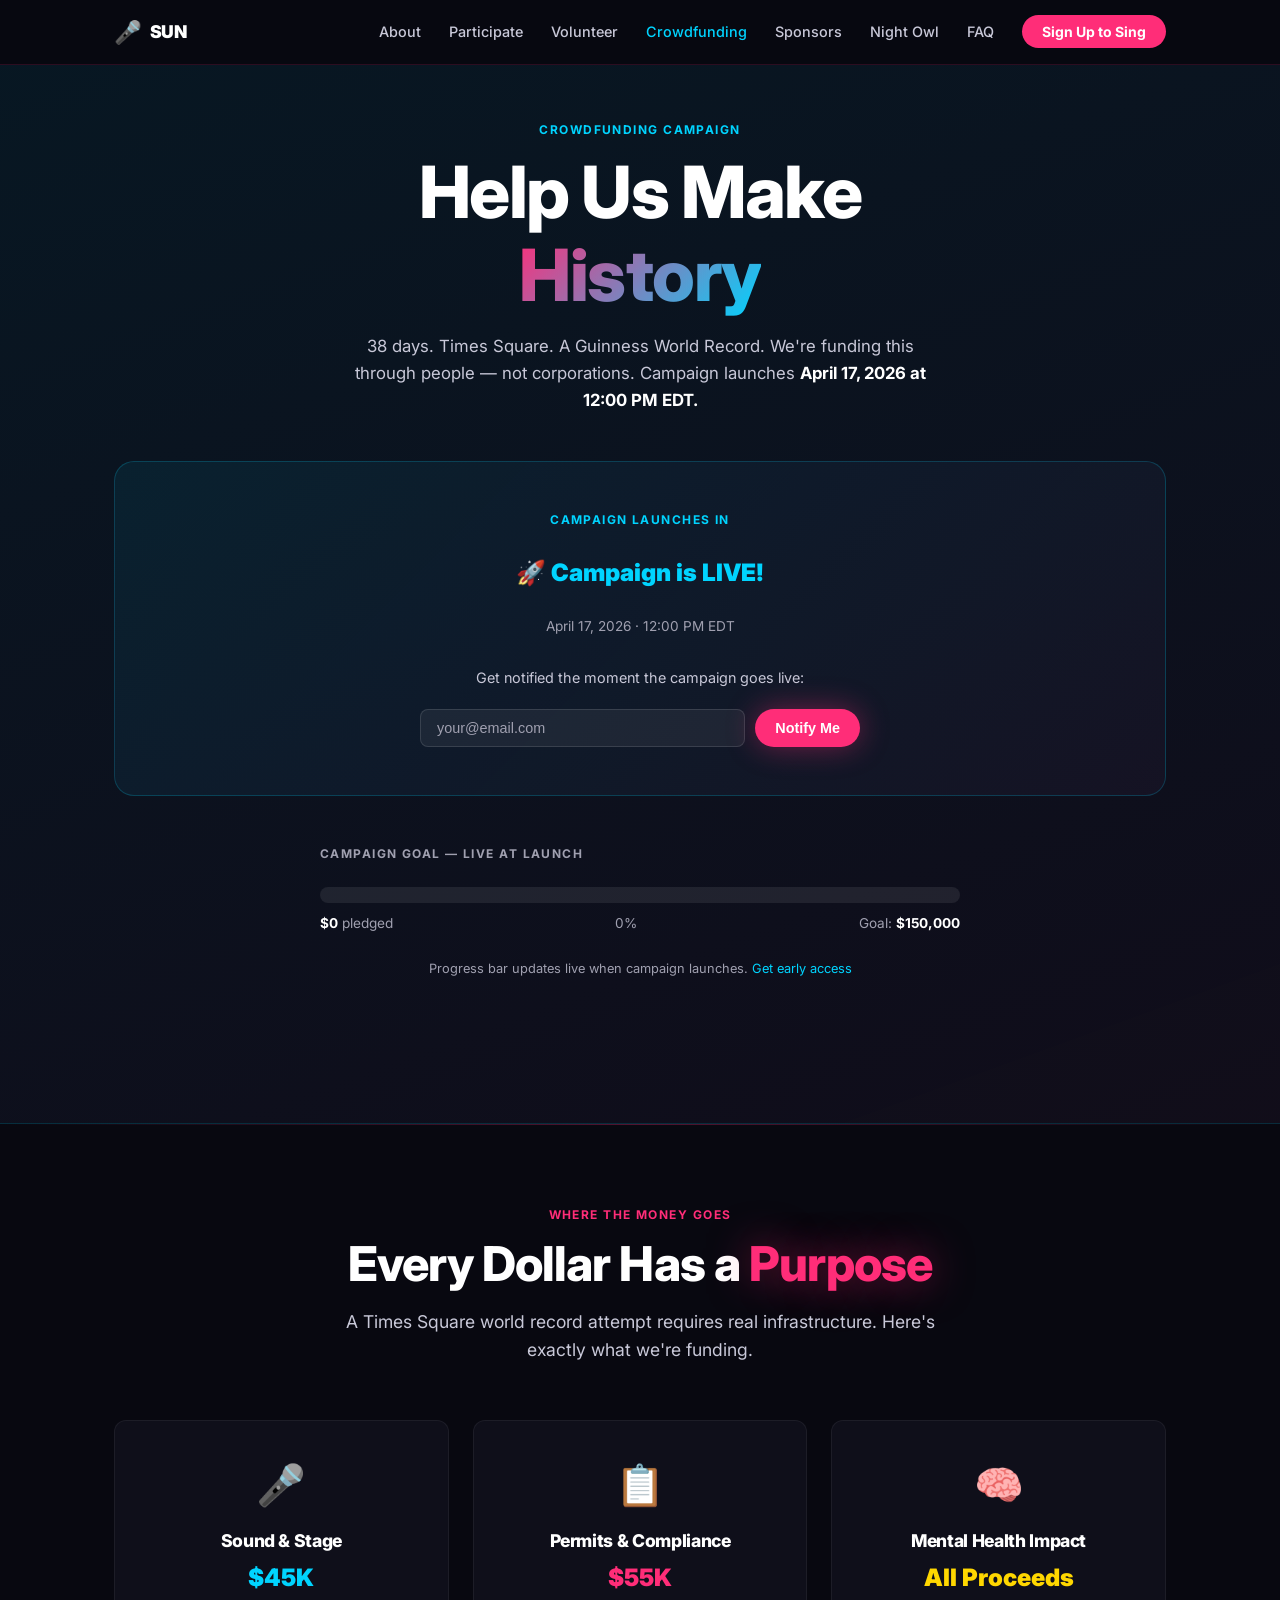
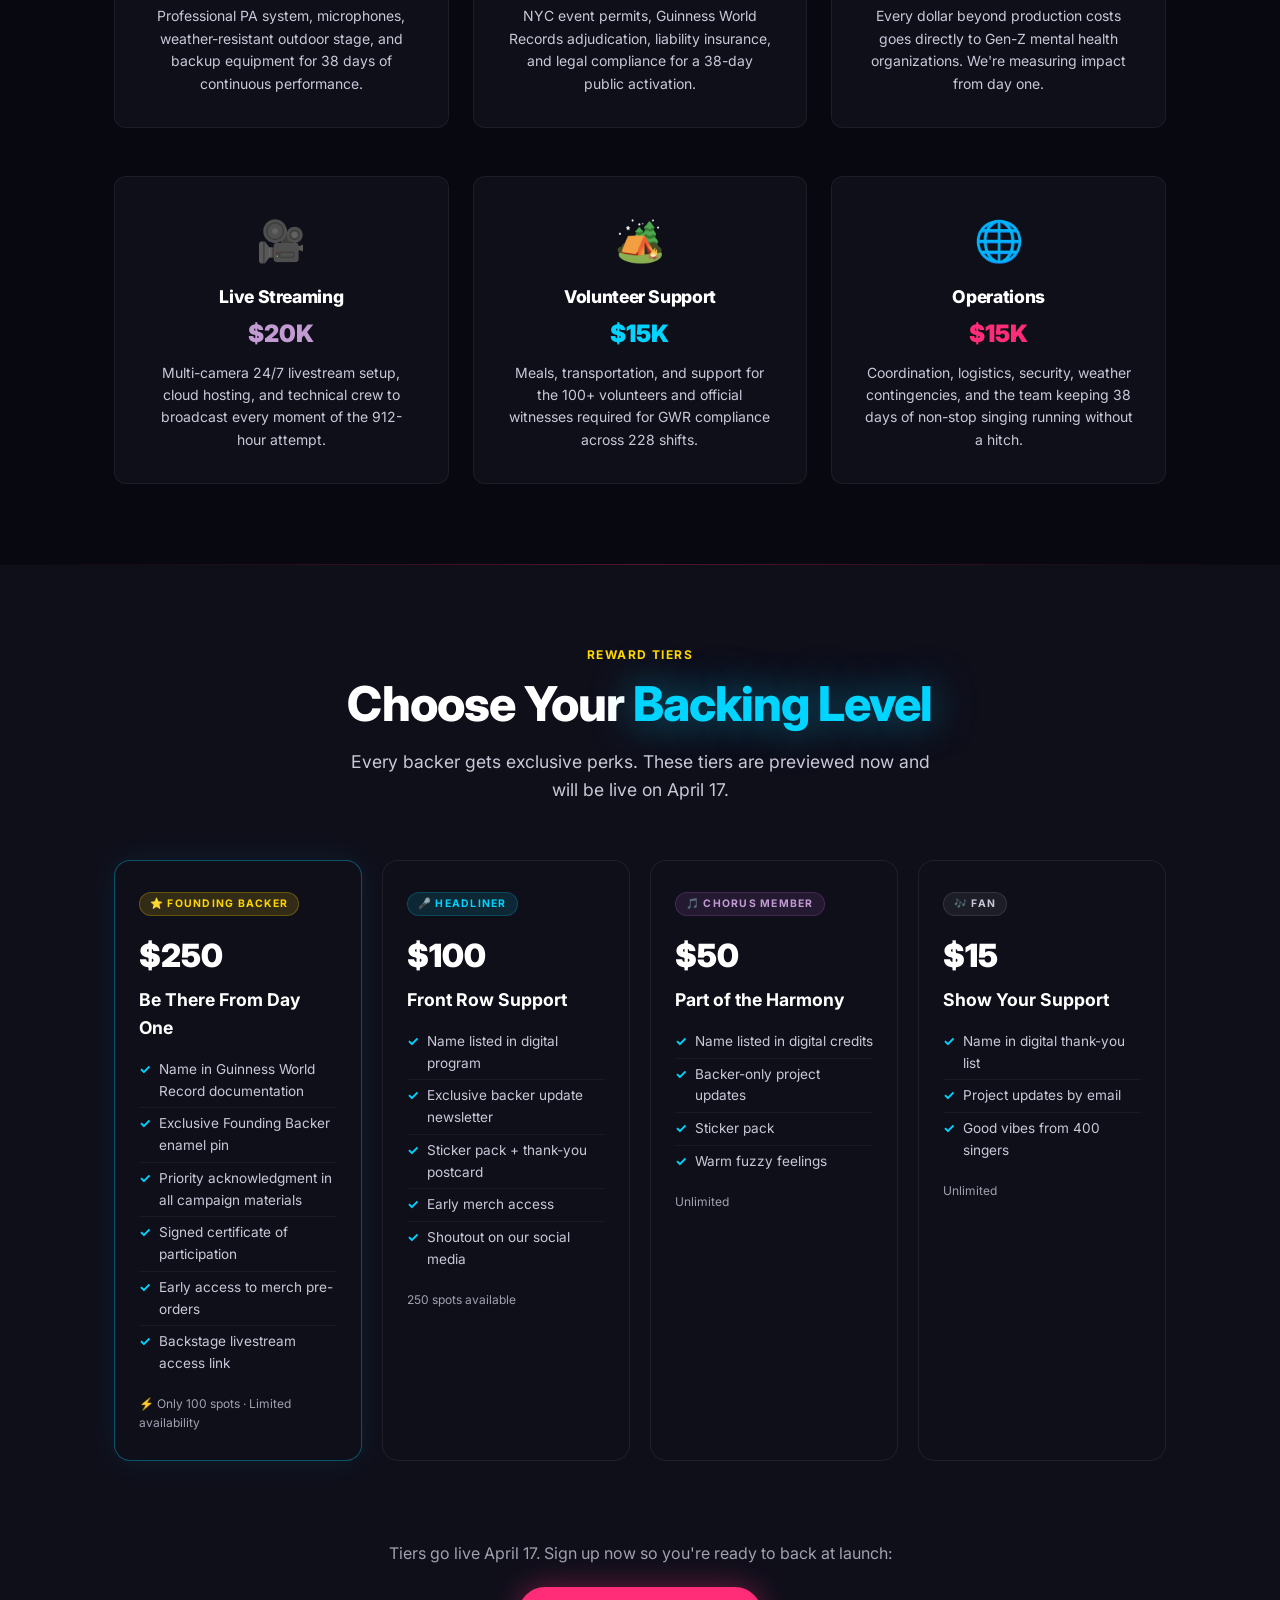
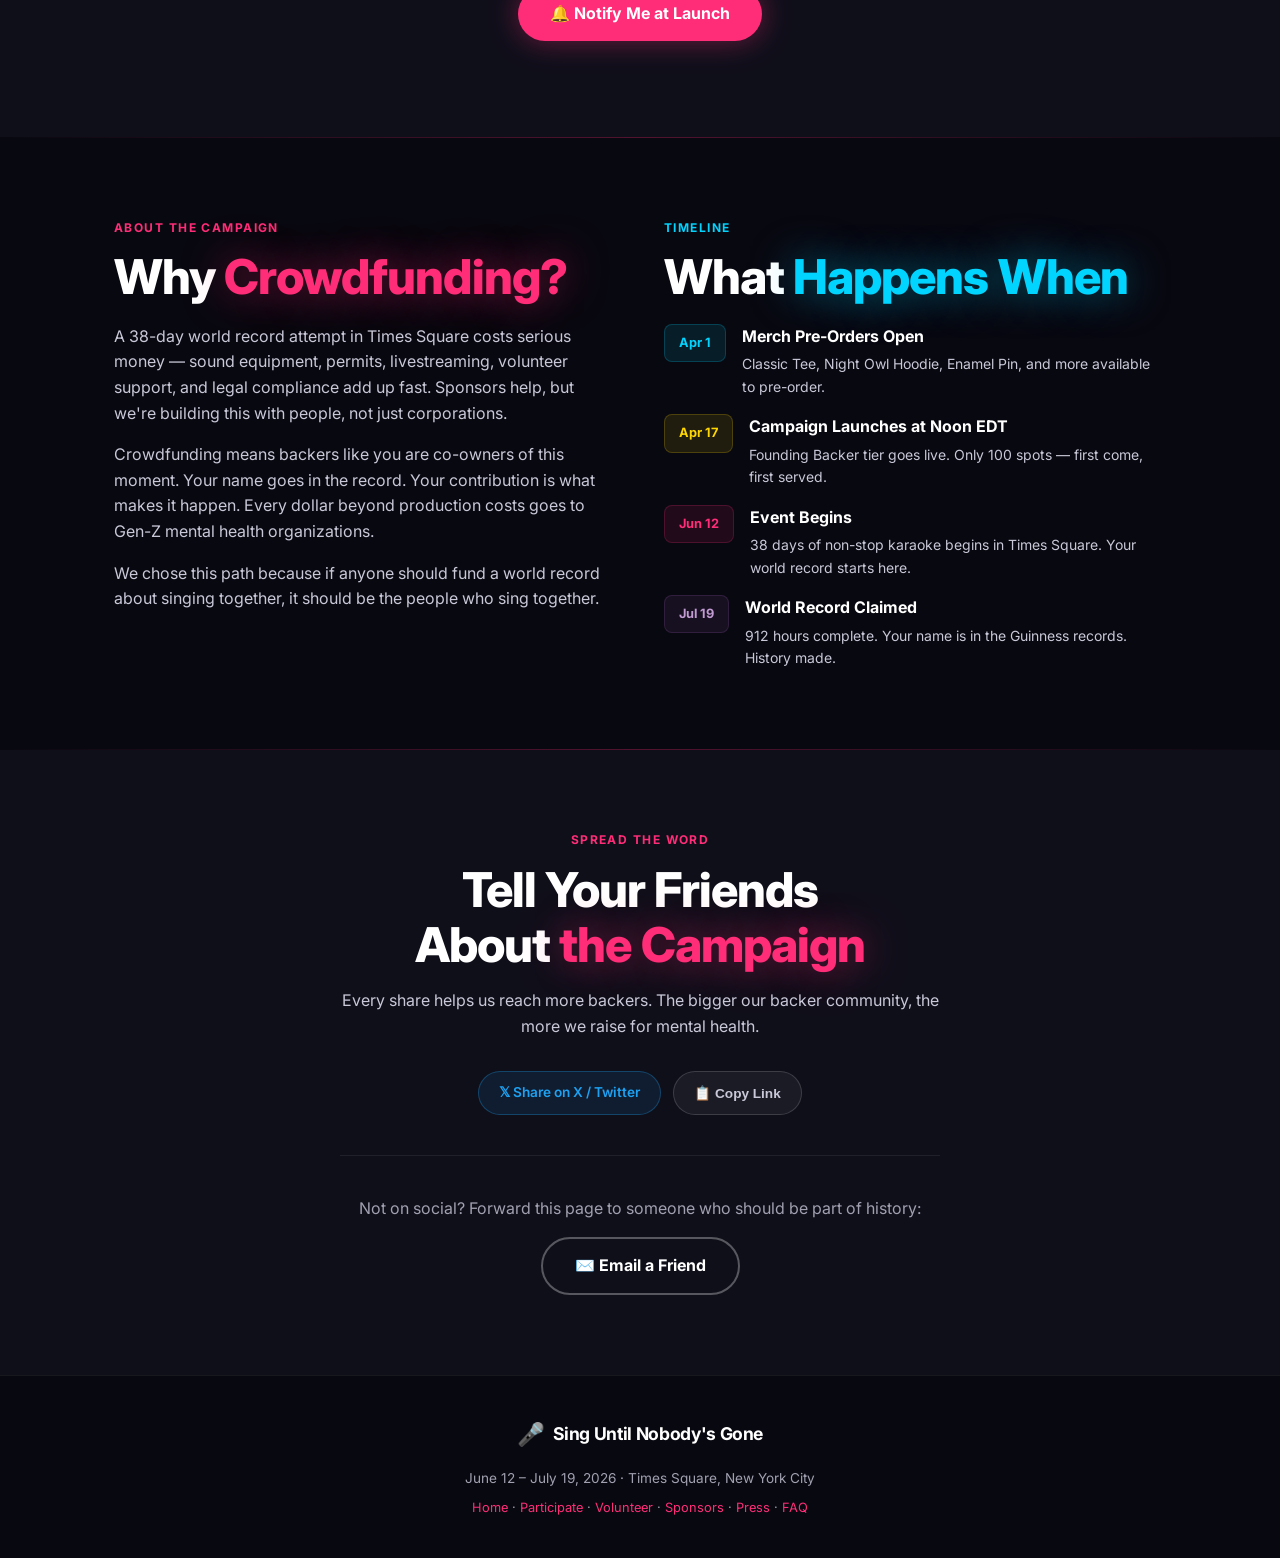
<file: crowdfunding.html>
<!DOCTYPE html>
<html lang="en">
<head>
  <meta charset="UTF-8">
  <meta name="viewport" content="width=device-width, initial-scale=1.0">
  <title>Crowdfunding Campaign — Sing Until Nobody's Gone</title>
  <meta name="description" content="Be a Founding Backer of the world's longest karaoke marathon. Our crowdfunding campaign launches April 17, 2026. Get notified at launch.">
  <meta property="og:title" content="Back the World's Longest Karaoke Session — Campaign Launches April 17">
  <meta property="og:description" content="Help fund 38 days of non-stop karaoke in Times Square. Founding Backer perks available. Sign up to be notified at launch.">
  <meta property="og:type" content="website">
  <meta property="og:image" content="https://kikistop.github.io/sing-until-nobodys-gone/og-crowdfunding.png">
  <meta name="twitter:card" content="summary_large_image">
  <meta name="twitter:title" content="Back the World's Longest Karaoke Session">
  <meta name="twitter:description" content="38 days. Times Square. World Record. Campaign launches April 17.">
  <link rel="stylesheet" href="style.css">
  <link rel="preconnect" href="https://fonts.googleapis.com">
  <link href="https://fonts.googleapis.com/css2?family=Inter:wght@400;500;600;700;800;900&display=swap" rel="stylesheet">
  <style>
    .crowd-hero {
      background: linear-gradient(160deg, rgba(0,212,255,0.08) 0%, rgba(155,89,182,0.06) 100%);
      border-bottom: 1px solid rgba(0,212,255,0.12);
    }
    .countdown-card {
      background: linear-gradient(135deg, rgba(0,212,255,0.07), rgba(155,89,182,0.05));
      border: 1px solid rgba(0,212,255,0.2);
      border-radius: 20px;
      padding: 48px 40px;
      text-align: center;
      margin-bottom: 48px;
    }
    .countdown-wrap {
      display: flex;
      justify-content: center;
      align-items: flex-start;
      gap: 4px;
      margin: 24px 0;
    }
    .countdown-unit { text-align: center; min-width: 72px; }
    .countdown-num {
      font-size: clamp(2.4rem, 6vw, 4rem);
      font-weight: 900;
      color: var(--blue);
      line-height: 1;
    }
    .countdown-label { font-size: 0.7rem; color: var(--gray); letter-spacing: 0.1em; text-transform: uppercase; margin-top: 6px; }
    .countdown-sep { font-size: clamp(1.8rem, 4vw, 3rem); font-weight: 900; color: var(--blue); opacity: 0.5; line-height: 1.1; padding-top: 4px; }
    .progress-bar-wrap { margin: 24px 0; }
    .progress-track {
      background: rgba(255,255,255,0.08);
      border-radius: 100px;
      height: 16px;
      overflow: hidden;
      margin-bottom: 10px;
    }
    .progress-fill {
      height: 100%;
      border-radius: 100px;
      background: linear-gradient(90deg, var(--blue), var(--purple));
      transition: width 1s ease;
    }
    .progress-meta {
      display: flex;
      justify-content: space-between;
      font-size: 0.85rem;
      color: var(--gray);
    }
    .progress-meta strong { color: var(--white); }
    .tier-grid { display: grid; grid-template-columns: repeat(auto-fit, minmax(220px, 1fr)); gap: 20px; margin-bottom: 48px; }
    .tier-card {
      background: var(--bg2);
      border: 1px solid rgba(255,255,255,0.07);
      border-radius: 16px;
      padding: 28px 24px;
      transition: border-color 0.2s, transform 0.2s;
      position: relative;
    }
    .tier-card:hover { border-color: rgba(255,45,120,0.3); transform: translateY(-2px); }
    .tier-card.featured { border-color: rgba(0,212,255,0.35); box-shadow: 0 0 30px rgba(0,212,255,0.08); }
    .tier-badge {
      display: inline-block;
      font-size: 0.65rem;
      font-weight: 700;
      letter-spacing: 0.12em;
      text-transform: uppercase;
      padding: 3px 10px;
      border-radius: 100px;
      margin-bottom: 14px;
    }
    .tier-badge.founding { background: rgba(255,215,0,0.15); color: var(--gold); border: 1px solid rgba(255,215,0,0.25); }
    .tier-badge.backer { background: rgba(0,212,255,0.12); color: var(--blue); border: 1px solid rgba(0,212,255,0.2); }
    .tier-badge.supporter { background: rgba(155,89,182,0.15); color: var(--purple-light); border: 1px solid rgba(155,89,182,0.25); }
    .tier-badge.fan { background: rgba(255,255,255,0.06); color: var(--gray-light); border: 1px solid rgba(255,255,255,0.1); }
    .tier-price { font-size: 2rem; font-weight: 900; color: var(--white); margin-bottom: 4px; }
    .tier-name { font-weight: 700; font-size: 1.1rem; color: var(--white); margin-bottom: 12px; }
    .tier-perks { list-style: none; padding: 0; }
    .tier-perks li { font-size: 0.85rem; color: var(--gray-light); padding: 5px 0; border-bottom: 1px solid rgba(255,255,255,0.05); display: flex; gap: 8px; align-items: flex-start; }
    .tier-perks li:last-child { border-bottom: none; }
    .tier-perks li::before { content: "✓"; color: var(--blue); font-weight: 700; flex-shrink: 0; }
    .tier-limit { font-size: 0.75rem; color: var(--gray); margin-top: 14px; }
    .share-row { display: flex; gap: 12px; flex-wrap: wrap; justify-content: center; }
    .share-btn {
      display: inline-flex;
      align-items: center;
      gap: 8px;
      padding: 10px 20px;
      border-radius: 100px;
      font-size: 0.85rem;
      font-weight: 600;
      cursor: pointer;
      border: 1px solid;
      transition: opacity 0.2s, transform 0.15s;
      text-decoration: none;
    }
    .share-btn:hover { opacity: 0.85; transform: translateY(-1px); text-decoration: none; }
    .share-twitter { background: rgba(29,161,242,0.1); border-color: rgba(29,161,242,0.3); color: #1da1f2; }
    .share-instagram { background: rgba(225,48,108,0.1); border-color: rgba(225,48,108,0.3); color: #e1306c; }
    .share-copy { background: rgba(255,255,255,0.05); border-color: rgba(255,255,255,0.15); color: var(--gray-light); }
    .email-form-inline { display: flex; gap: 10px; max-width: 440px; margin: 20px auto 0; }
    .email-form-inline input {
      flex: 1;
      background: rgba(255,255,255,0.06);
      border: 1px solid rgba(255,255,255,0.12);
      border-radius: 8px;
      color: var(--white);
      font-size: 0.9rem;
      padding: 10px 16px;
      outline: none;
    }
    .email-form-inline input::placeholder { color: var(--gray); }
    .email-form-inline input:focus { border-color: rgba(0,212,255,0.4); }
    .inline-success { font-size: 0.85rem; color: #4ade80; margin-top: 10px; display: none; }
    @media (max-width: 640px) {
      .countdown-card { padding: 32px 20px; }
      .email-form-inline { flex-direction: column; }
      .tier-grid { grid-template-columns: 1fr; }
    }
  </style>
</head>
<body>

<!-- NAV -->
<nav>
  <div class="nav-inner">
    <a class="nav-logo" href="index.html">
      <span class="mic">🎤</span> SUN
    </a>
    <ul class="nav-links" id="navLinks">
      <li><a href="index.html#about">About</a></li>
      <li><a href="participate.html">Participate</a></li>
      <li><a href="volunteer.html">Volunteer</a></li>
      <li><a href="crowdfunding.html" style="color: var(--blue);">Crowdfunding</a></li>
      <li><a href="sponsors.html">Sponsors</a></li>
      <li><a href="night-owl.html">Night Owl</a></li>
      <li><a href="faq.html">FAQ</a></li>
      <li><a href="signup.html" class="nav-cta">Sign Up to Sing</a></li>
    </ul>
    <button class="hamburger" id="hamburger" aria-label="Toggle menu">☰</button>
  </div>
</nav>

<!-- HERO -->
<section class="crowd-hero" style="padding-top: 120px;">
  <div class="container">
    <div class="section-header" style="margin-bottom: 48px;">
      <div class="label" style="color: var(--blue);">Crowdfunding Campaign</div>
      <h1>Help Us Make<br><span class="gradient-text">History</span></h1>
      <p style="max-width: 580px; margin: 16px auto 0; font-size: 1.05rem;">
        38 days. Times Square. A Guinness World Record. We're funding this through people — not corporations.
        Campaign launches <strong style="color: var(--white);">April 17, 2026 at 12:00 PM EDT.</strong>
      </p>
    </div>

    <!-- Countdown -->
    <div class="countdown-card">
      <div class="label" style="color: var(--blue); margin-bottom: 4px;">Campaign Launches In</div>
      <div class="countdown-wrap" id="countdown">
        <div class="countdown-unit">
          <div class="countdown-num" id="cd-days">--</div>
          <div class="countdown-label">Days</div>
        </div>
        <div class="countdown-sep">:</div>
        <div class="countdown-unit">
          <div class="countdown-num" id="cd-hours">--</div>
          <div class="countdown-label">Hours</div>
        </div>
        <div class="countdown-sep">:</div>
        <div class="countdown-unit">
          <div class="countdown-num" id="cd-mins">--</div>
          <div class="countdown-label">Minutes</div>
        </div>
        <div class="countdown-sep">:</div>
        <div class="countdown-unit">
          <div class="countdown-num" id="cd-secs">--</div>
          <div class="countdown-label">Seconds</div>
        </div>
      </div>
      <p style="font-size: 0.85rem; color: var(--gray);">April 17, 2026 · 12:00 PM EDT</p>

      <!-- Email signup inline -->
      <div style="margin-top: 28px;">
        <p style="font-size: 0.9rem; color: var(--gray-light); margin-bottom: 0;">Get notified the moment the campaign goes live:</p>
        <form id="notifyForm" class="email-form-inline" novalidate>
          <input type="email" id="notifyEmail" placeholder="your@email.com" required>
          <button type="submit" class="btn btn-primary" style="white-space: nowrap; padding: 10px 20px; font-size: 0.9rem;">Notify Me</button>
        </form>
        <div class="inline-success" id="notifySuccess">You're in! We'll email you when the campaign goes live. 🎉</div>
      </div>
    </div>

    <!-- Progress Bar (live data placeholder) -->
    <div style="max-width: 640px; margin: 0 auto 64px;">
      <div class="label" style="color: var(--gray); margin-bottom: 10px;">Campaign Goal — Live at Launch</div>
      <div class="progress-bar-wrap">
        <div class="progress-track">
          <div class="progress-fill" id="progressFill" style="width: 0%"></div>
        </div>
        <div class="progress-meta">
          <span><strong id="pledgedAmount">$0</strong> pledged</span>
          <span id="pledgedPct">0%</span>
          <span>Goal: <strong>$150,000</strong></span>
        </div>
      </div>
      <p style="font-size: 0.8rem; color: var(--gray); margin-top: 8px; text-align: center;">Progress bar updates live when campaign launches. <a href="early-access.html" style="color: var(--blue);">Get early access</a></p>
    </div>
  </div>
</section>

<div class="divider"></div>

<!-- WHAT FUNDS SUPPORT -->
<section style="background: var(--bg);">
  <div class="container">
    <div class="section-header">
      <div class="label">Where the Money Goes</div>
      <h2>Every Dollar Has a <span class="glow-pink">Purpose</span></h2>
      <p>A Times Square world record attempt requires real infrastructure. Here's exactly what we're funding.</p>
    </div>

    <div class="grid-3" style="margin-bottom: 48px;">
      <div class="card" style="text-align: center;">
        <div style="font-size: 2.5rem; margin-bottom: 14px;">🎤</div>
        <h4 style="color: var(--white); margin-bottom: 8px;">Sound & Stage</h4>
        <div style="font-size: 1.5rem; font-weight: 900; color: var(--blue); margin-bottom: 8px;">$45K</div>
        <p style="font-size: 0.875rem;">Professional PA system, microphones, weather-resistant outdoor stage, and backup equipment for 38 days of continuous performance.</p>
      </div>
      <div class="card" style="text-align: center;">
        <div style="font-size: 2.5rem; margin-bottom: 14px;">📋</div>
        <h4 style="color: var(--white); margin-bottom: 8px;">Permits & Compliance</h4>
        <div style="font-size: 1.5rem; font-weight: 900; color: var(--pink); margin-bottom: 8px;">$55K</div>
        <p style="font-size: 0.875rem;">NYC event permits, Guinness World Records adjudication, liability insurance, and legal compliance for a 38-day public activation.</p>
      </div>
      <div class="card" style="text-align: center;">
        <div style="font-size: 2.5rem; margin-bottom: 14px;">🧠</div>
        <h4 style="color: var(--white); margin-bottom: 8px;">Mental Health Impact</h4>
        <div style="font-size: 1.5rem; font-weight: 900; color: var(--gold); margin-bottom: 8px;">All Proceeds</div>
        <p style="font-size: 0.875rem;">Every dollar beyond production costs goes directly to Gen-Z mental health organizations. We're measuring impact from day one.</p>
      </div>
    </div>

    <div class="grid-3">
      <div class="card" style="text-align: center;">
        <div style="font-size: 2.5rem; margin-bottom: 14px;">🎥</div>
        <h4 style="color: var(--white); margin-bottom: 8px;">Live Streaming</h4>
        <div style="font-size: 1.5rem; font-weight: 900; color: var(--purple-light); margin-bottom: 8px;">$20K</div>
        <p style="font-size: 0.875rem;">Multi-camera 24/7 livestream setup, cloud hosting, and technical crew to broadcast every moment of the 912-hour attempt.</p>
      </div>
      <div class="card" style="text-align: center;">
        <div style="font-size: 2.5rem; margin-bottom: 14px;">🏕️</div>
        <h4 style="color: var(--white); margin-bottom: 8px;">Volunteer Support</h4>
        <div style="font-size: 1.5rem; font-weight: 900; color: var(--blue); margin-bottom: 8px;">$15K</div>
        <p style="font-size: 0.875rem;">Meals, transportation, and support for the 100+ volunteers and official witnesses required for GWR compliance across 228 shifts.</p>
      </div>
      <div class="card" style="text-align: center;">
        <div style="font-size: 2.5rem; margin-bottom: 14px;">🌐</div>
        <h4 style="color: var(--white); margin-bottom: 8px;">Operations</h4>
        <div style="font-size: 1.5rem; font-weight: 900; color: var(--pink); margin-bottom: 8px;">$15K</div>
        <p style="font-size: 0.875rem;">Coordination, logistics, security, weather contingencies, and the team keeping 38 days of non-stop singing running without a hitch.</p>
      </div>
    </div>
  </div>
</section>

<div class="divider"></div>

<!-- REWARD TIERS -->
<section style="background: var(--bg2);">
  <div class="container">
    <div class="section-header">
      <div class="label" style="color: var(--gold);">Reward Tiers</div>
      <h2>Choose Your <span class="glow-blue">Backing Level</span></h2>
      <p>Every backer gets exclusive perks. These tiers are previewed now and will be live on April 17.</p>
    </div>

    <div class="tier-grid">
      <!-- Founding Backer -->
      <div class="tier-card featured">
        <div class="tier-badge founding">⭐ Founding Backer</div>
        <div class="tier-price">$250</div>
        <div class="tier-name">Be There From Day One</div>
        <ul class="tier-perks">
          <li>Name in Guinness World Record documentation</li>
          <li>Exclusive Founding Backer enamel pin</li>
          <li>Priority acknowledgment in all campaign materials</li>
          <li>Signed certificate of participation</li>
          <li>Early access to merch pre-orders</li>
          <li>Backstage livestream access link</li>
        </ul>
        <div class="tier-limit">⚡ Only 100 spots · Limited availability</div>
      </div>

      <!-- Headliner -->
      <div class="tier-card">
        <div class="tier-badge backer">🎤 Headliner</div>
        <div class="tier-price">$100</div>
        <div class="tier-name">Front Row Support</div>
        <ul class="tier-perks">
          <li>Name listed in digital program</li>
          <li>Exclusive backer update newsletter</li>
          <li>Sticker pack + thank-you postcard</li>
          <li>Early merch access</li>
          <li>Shoutout on our social media</li>
        </ul>
        <div class="tier-limit">250 spots available</div>
      </div>

      <!-- Chorus Member -->
      <div class="tier-card">
        <div class="tier-badge supporter">🎵 Chorus Member</div>
        <div class="tier-price">$50</div>
        <div class="tier-name">Part of the Harmony</div>
        <ul class="tier-perks">
          <li>Name listed in digital credits</li>
          <li>Backer-only project updates</li>
          <li>Sticker pack</li>
          <li>Warm fuzzy feelings</li>
        </ul>
        <div class="tier-limit">Unlimited</div>
      </div>

      <!-- Fan -->
      <div class="tier-card">
        <div class="tier-badge fan">🎶 Fan</div>
        <div class="tier-price">$15</div>
        <div class="tier-name">Show Your Support</div>
        <ul class="tier-perks">
          <li>Name in digital thank-you list</li>
          <li>Project updates by email</li>
          <li>Good vibes from 400 singers</li>
        </ul>
        <div class="tier-limit">Unlimited</div>
      </div>
    </div>

    <div style="text-align: center; padding: 32px 0 16px;">
      <p style="color: var(--gray); margin-bottom: 20px;">Tiers go live April 17. Sign up now so you're ready to back at launch:</p>
      <a href="early-access.html?utm_source=crowdfunding&utm_medium=tiers" class="btn btn-primary">🔔 Notify Me at Launch</a>
    </div>
  </div>
</section>

<div class="divider"></div>

<!-- CAMPAIGN DETAILS -->
<section style="background: var(--bg);">
  <div class="container">
    <div style="display: grid; grid-template-columns: 1fr 1fr; gap: 48px; align-items: start;">
      <div>
        <div class="label" style="color: var(--pink); margin-bottom: 12px;">About the Campaign</div>
        <h2 style="margin-bottom: 20px;">Why <span class="glow-pink">Crowdfunding?</span></h2>
        <p style="margin-bottom: 16px;">A 38-day world record attempt in Times Square costs serious money — sound equipment, permits, livestreaming, volunteer support, and legal compliance add up fast. Sponsors help, but we're building this with people, not just corporations.</p>
        <p style="margin-bottom: 16px;">Crowdfunding means backers like you are co-owners of this moment. Your name goes in the record. Your contribution is what makes it happen. Every dollar beyond production costs goes to Gen-Z mental health organizations.</p>
        <p>We chose this path because if anyone should fund a world record about singing together, it should be the people who sing together.</p>
      </div>
      <div>
        <div class="label" style="color: var(--blue); margin-bottom: 12px;">Timeline</div>
        <h2 style="margin-bottom: 20px;">What <span class="glow-blue">Happens When</span></h2>
        <div style="display: flex; flex-direction: column; gap: 16px;">
          <div style="display: flex; gap: 16px; align-items: flex-start;">
            <div style="background: rgba(0,212,255,0.1); border: 1px solid rgba(0,212,255,0.2); border-radius: 8px; padding: 8px 14px; font-size: 0.8rem; font-weight: 700; color: var(--blue); white-space: nowrap; flex-shrink: 0;">Apr 1</div>
            <div><strong style="color: var(--white);">Merch Pre-Orders Open</strong><p style="font-size: 0.875rem; margin-top: 4px;">Classic Tee, Night Owl Hoodie, Enamel Pin, and more available to pre-order.</p></div>
          </div>
          <div style="display: flex; gap: 16px; align-items: flex-start;">
            <div style="background: rgba(255,215,0,0.1); border: 1px solid rgba(255,215,0,0.2); border-radius: 8px; padding: 8px 14px; font-size: 0.8rem; font-weight: 700; color: var(--gold); white-space: nowrap; flex-shrink: 0;">Apr 17</div>
            <div><strong style="color: var(--white);">Campaign Launches at Noon EDT</strong><p style="font-size: 0.875rem; margin-top: 4px;">Founding Backer tier goes live. Only 100 spots — first come, first served.</p></div>
          </div>
          <div style="display: flex; gap: 16px; align-items: flex-start;">
            <div style="background: rgba(255,45,120,0.1); border: 1px solid rgba(255,45,120,0.2); border-radius: 8px; padding: 8px 14px; font-size: 0.8rem; font-weight: 700; color: var(--pink); white-space: nowrap; flex-shrink: 0;">Jun 12</div>
            <div><strong style="color: var(--white);">Event Begins</strong><p style="font-size: 0.875rem; margin-top: 4px;">38 days of non-stop karaoke begins in Times Square. Your world record starts here.</p></div>
          </div>
          <div style="display: flex; gap: 16px; align-items: flex-start;">
            <div style="background: rgba(155,89,182,0.1); border: 1px solid rgba(155,89,182,0.2); border-radius: 8px; padding: 8px 14px; font-size: 0.8rem; font-weight: 700; color: var(--purple-light); white-space: nowrap; flex-shrink: 0;">Jul 19</div>
            <div><strong style="color: var(--white);">World Record Claimed</strong><p style="font-size: 0.875rem; margin-top: 4px;">912 hours complete. Your name is in the Guinness records. History made.</p></div>
          </div>
        </div>
      </div>
    </div>
  </div>
</section>

<div class="divider"></div>

<!-- SOCIAL SHARING -->
<section style="background: var(--bg2);">
  <div class="container">
    <div style="text-align: center; max-width: 600px; margin: 0 auto;">
      <div class="label" style="color: var(--pink); margin-bottom: 12px;">Spread the Word</div>
      <h2 style="margin-bottom: 16px;">Tell Your Friends<br>About <span class="glow-pink">the Campaign</span></h2>
      <p style="margin-bottom: 32px;">Every share helps us reach more backers. The bigger our backer community, the more we raise for mental health.</p>

      <div class="share-row">
        <a href="https://twitter.com/intent/tweet?text=Help+fund+the+world%27s+longest+karaoke+session+%E2%80%94+38+days+in+Times+Square.+Campaign+launches+April+17%21+%23SingUntilNobodysGone&url=https%3A%2F%2Fkikistop.github.io%2Fsing-until-nobodys-gone%2Fcrowdfunding.html"
           target="_blank" rel="noopener" class="share-btn share-twitter">
          𝕏 Share on X / Twitter
        </a>
        <button class="share-btn share-copy" id="copyLinkBtn" onclick="copyLink()">
          📋 Copy Link
        </button>
      </div>

      <div style="margin-top: 40px; padding-top: 40px; border-top: 1px solid rgba(255,255,255,0.07);">
        <p style="color: var(--gray); margin-bottom: 16px;">Not on social? Forward this page to someone who should be part of history:</p>
        <a href="mailto:?subject=You%20should%20back%20this%20world%20record%20attempt&body=38%20days%20of%20karaoke%20in%20Times%20Square.%20Crowdfunding%20launches%20April%2017%3A%20https%3A%2F%2Fkikistop.github.io%2Fsing-until-nobodys-gone%2Fcrowdfunding.html"
           class="btn btn-outline">✉️ Email a Friend</a>
      </div>
    </div>
  </div>
</section>

<!-- FOOTER -->
<footer style="background: var(--bg); border-top: 1px solid rgba(255,255,255,0.06); padding: 40px 0; text-align: center;">
  <div class="container">
    <div class="nav-logo" style="justify-content: center; margin-bottom: 16px; display: flex; gap: 8px; align-items: center;">
      <span class="mic">🎤</span> <strong>Sing Until Nobody's Gone</strong>
    </div>
    <p style="font-size: 0.85rem; margin-bottom: 8px;">June 12 – July 19, 2026 · Times Square, New York City</p>
    <p style="font-size: 0.8rem; color: var(--gray);">
      <a href="index.html">Home</a> · <a href="participate.html">Participate</a> · <a href="volunteer.html">Volunteer</a> · <a href="sponsors.html">Sponsors</a> · <a href="press.html">Press</a> · <a href="faq.html">FAQ</a>
    </p>
  </div>
</footer>

<script>
  // Hamburger
  document.getElementById('hamburger').addEventListener('click', () => {
    document.getElementById('navLinks').classList.toggle('open');
  });

  // Countdown to April 17, 2026 12:00 PM EDT (UTC-4)
  const LAUNCH = new Date('2026-04-17T16:00:00Z').getTime();
  function updateCountdown() {
    const now = Date.now();
    const diff = LAUNCH - now;
    if (diff <= 0) {
      document.getElementById('countdown').innerHTML = '<div style="font-size:1.5rem;color:var(--blue);font-weight:900;">🚀 Campaign is LIVE!</div>';
      return;
    }
    const days  = Math.floor(diff / 86400000);
    const hours = Math.floor((diff % 86400000) / 3600000);
    const mins  = Math.floor((diff % 3600000) / 60000);
    const secs  = Math.floor((diff % 60000) / 1000);
    document.getElementById('cd-days').textContent  = String(days).padStart(2, '0');
    document.getElementById('cd-hours').textContent = String(hours).padStart(2, '0');
    document.getElementById('cd-mins').textContent  = String(mins).padStart(2, '0');
    document.getElementById('cd-secs').textContent  = String(secs).padStart(2, '0');
  }
  updateCountdown();
  setInterval(updateCountdown, 1000);

  // UTM capture
  const params = new URLSearchParams(location.search);
  const UTM = { source: params.get('utm_source'), medium: params.get('utm_medium'), campaign: params.get('utm_campaign') };
  const SUNLOG_API = params.get('api') || 'https://sunlog.onrender.com';

  // Email notify form — queues to localStorage if SunLog is offline so no email is lost
  document.getElementById('notifyForm').addEventListener('submit', async (e) => {
    e.preventDefault();
    const email = document.getElementById('notifyEmail').value.trim();
    if (!email) return;
    const url = `${SUNLOG_API}/api/email-list`;
    const payload = { email, source: UTM.source || 'crowdfunding', utmSource: UTM.source, utmMedium: UTM.medium, utmCampaign: UTM.campaign };
    try {
      await fetch(url, { method: 'POST', headers: { 'Content-Type': 'application/json' }, body: JSON.stringify(payload) });
    } catch (_) {
      const pending = JSON.parse(localStorage.getItem('sun_pending_forms') || '[]');
      pending.push({ url, body: payload });
      localStorage.setItem('sun_pending_forms', JSON.stringify(pending));
    }
    document.getElementById('notifyForm').style.display = 'none';
    document.getElementById('notifySuccess').style.display = 'block';
  });

  // Live progress bar (placeholder — will fetch from API at launch)
  async function fetchProgress() {
    try {
      const r = await fetch(`${SUNLOG_API}/api/crowdfunding-stats`);
      if (!r.ok) return;
      const d = await r.json();
      const pct = Math.min(100, Math.round((d.pledged / d.goal) * 100));
      document.getElementById('pledgedAmount').textContent = '$' + d.pledged.toLocaleString();
      document.getElementById('pledgedPct').textContent = pct + '%';
      document.getElementById('progressFill').style.width = pct + '%';
    } catch (_) {}
  }
  fetchProgress();

  // Copy link
  function copyLink() {
    navigator.clipboard.writeText(window.location.href).then(() => {
      const btn = document.getElementById('copyLinkBtn');
      btn.textContent = '✅ Copied!';
      setTimeout(() => { btn.textContent = '📋 Copy Link'; }, 2000);
    });
  }

  // Offline-first form queuing (retry on reconnect)
  window.addEventListener('online', () => {
    const pending = JSON.parse(localStorage.getItem('sun_pending_forms') || '[]');
    pending.forEach(async ({ url, body }) => {
      try {
        await fetch(url, { method: 'POST', headers: { 'Content-Type': 'application/json' }, body: JSON.stringify(body) });
      } catch (_) {}
    });
    if (pending.length) localStorage.removeItem('sun_pending_forms');
  });
</script>
</body>
</html>
</file>
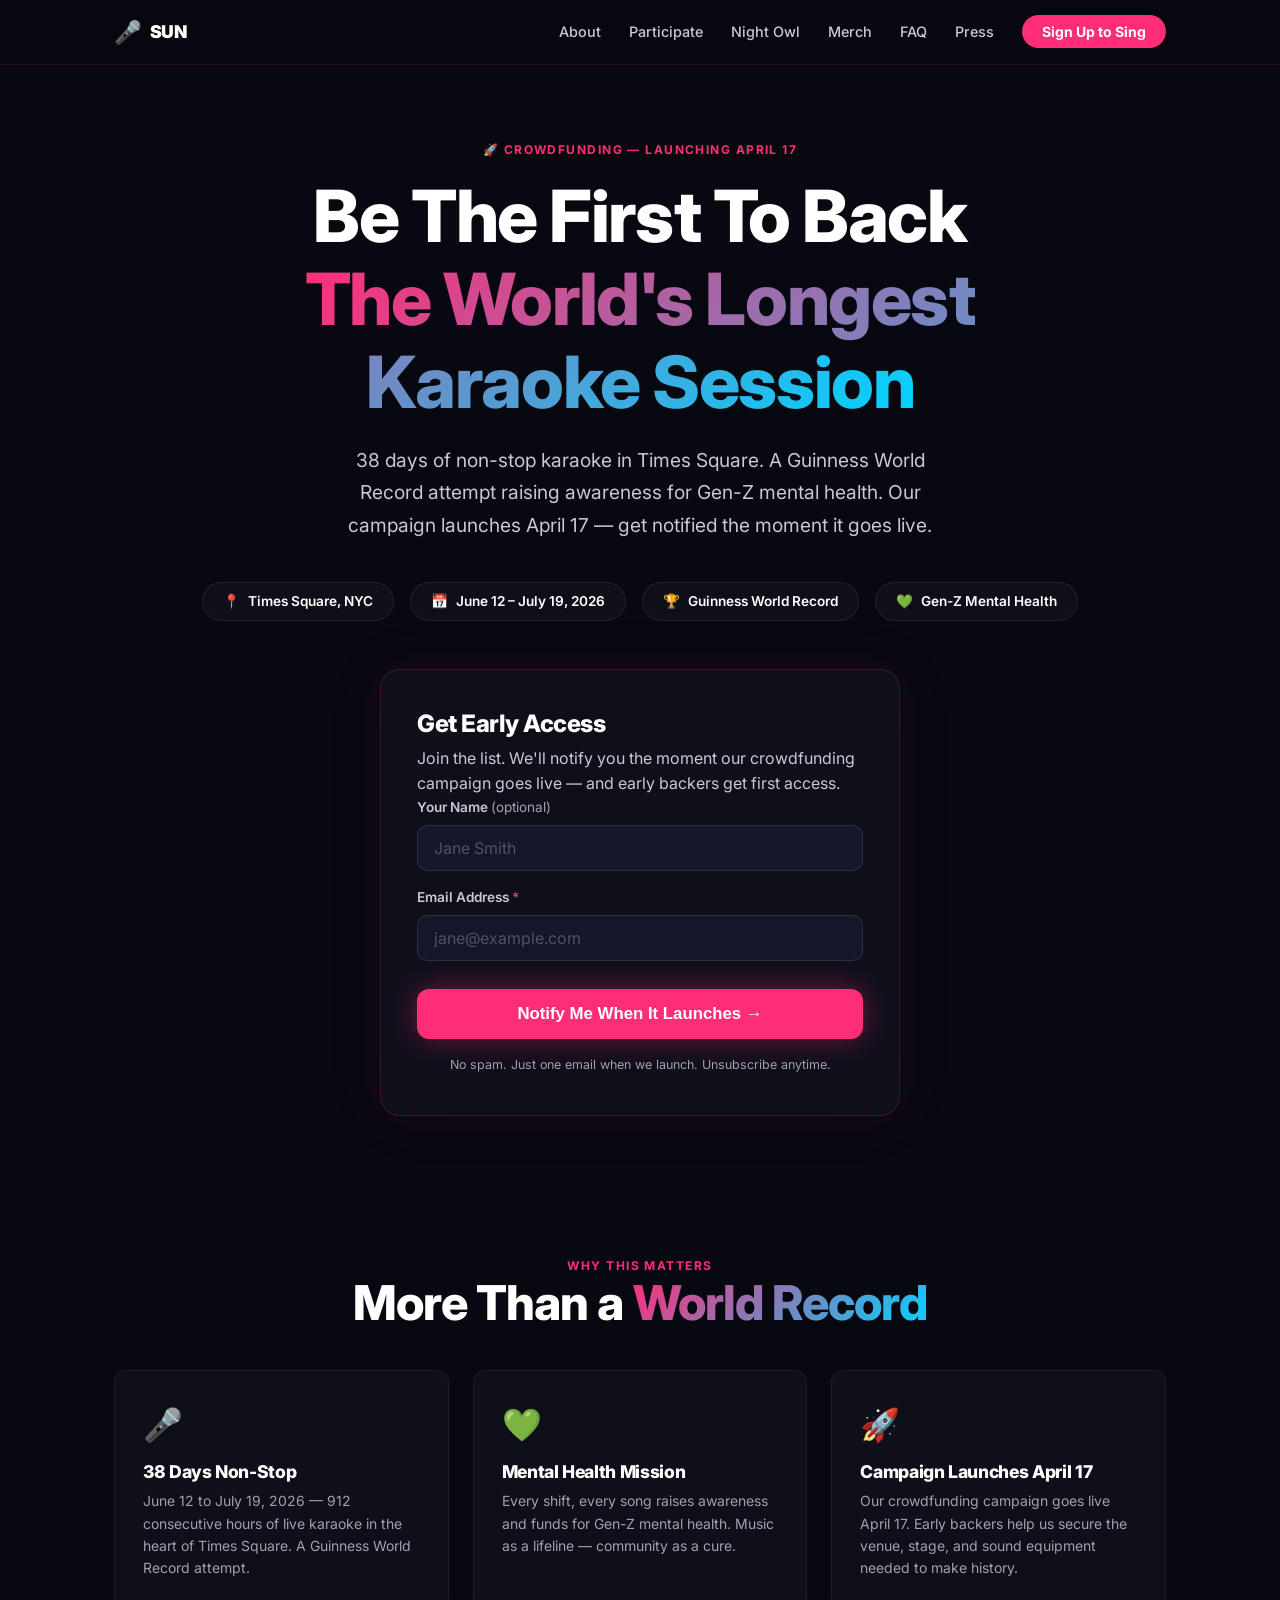
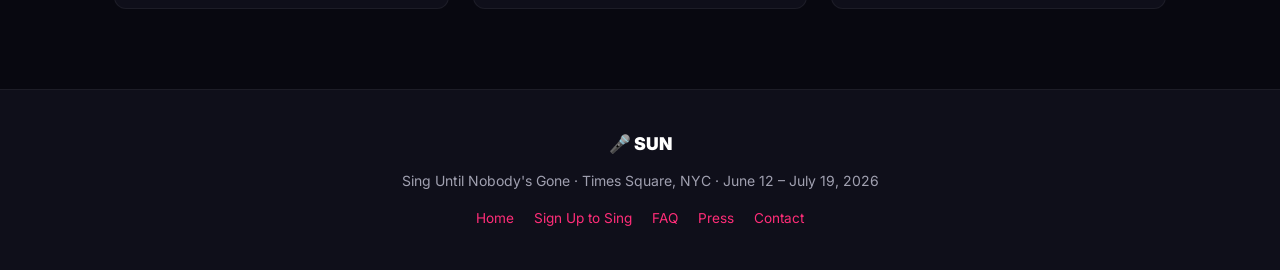
<file: early-access.html>
<!DOCTYPE html>
<html lang="en">
<head>
  <meta charset="UTF-8">
  <meta name="viewport" content="width=device-width, initial-scale=1.0">
  <title>Early Access — Sing Until Nobody's Gone</title>
  <meta name="description" content="Be the first to back the world's longest karaoke session. Join the early-access list for the April 17 crowdfunding launch — 38 days of non-stop karaoke in Times Square, June 2026.">

  <!-- Open Graph -->
  <meta property="og:title" content="Be The First To Back The World's Longest Karaoke Session">
  <meta property="og:description" content="38 days of non-stop karaoke in Times Square. A Guinness World Record attempt for Gen-Z mental health. Get early access to the crowdfunding campaign launching April 17.">
  <meta property="og:type" content="website">
  <meta property="og:url" content="https://kikistop.github.io/early-access">
  <meta property="og:image" content="https://kikistop.github.io/og-early-access.png">
  <meta property="og:image:width" content="1200">
  <meta property="og:image:height" content="630">

  <!-- Twitter Card -->
  <meta name="twitter:card" content="summary_large_image">
  <meta name="twitter:title" content="Be The First To Back The World's Longest Karaoke Session">
  <meta name="twitter:description" content="38 days of non-stop karaoke in Times Square. Get early access to the campaign launching April 17.">
  <meta name="twitter:image" content="https://kikistop.github.io/og-early-access.png">

  <link rel="stylesheet" href="style.css">
  <link rel="preconnect" href="https://fonts.googleapis.com">
  <link href="https://fonts.googleapis.com/css2?family=Inter:wght@400;500;600;700;800;900&display=swap" rel="stylesheet">
  <style>
    .early-hero {
      padding-top: 140px;
      padding-bottom: 0;
      text-align: center;
    }
    .early-hero .label { margin-bottom: 16px; }
    .early-hero h1 { margin-bottom: 20px; }
    .early-hero .hero-sub {
      font-size: clamp(1rem, 2.5vw, 1.2rem);
      color: var(--gray-light);
      max-width: 620px;
      margin: 0 auto 40px;
    }
    .proof-bar {
      display: flex;
      gap: 16px;
      flex-wrap: wrap;
      justify-content: center;
      margin-bottom: 48px;
    }
    .proof-pill {
      background: var(--bg2);
      border: 1px solid rgba(255,255,255,0.08);
      border-radius: 100px;
      padding: 8px 20px;
      font-size: 0.85rem;
      font-weight: 600;
      display: flex;
      align-items: center;
      gap: 8px;
    }
    .early-form-wrap {
      max-width: 520px;
      margin: 0 auto;
      padding: 0 0 80px;
    }
    .early-form-card {
      background: var(--bg2);
      border: 1px solid rgba(255,45,120,0.2);
      border-radius: 20px;
      padding: 40px 36px;
      box-shadow: 0 0 60px rgba(255,45,120,0.08);
    }
    .early-form-card h2 {
      font-size: 1.5rem;
      margin-bottom: 8px;
    }
    .early-form-card > p {
      font-size: 0.9rem;
      color: var(--gray);
      margin-bottom: 28px;
    }
    .input-row {
      display: flex;
      flex-direction: column;
      gap: 16px;
      margin-bottom: 20px;
    }
    .input-group {
      display: flex;
      flex-direction: column;
      gap: 6px;
    }
    .input-group label {
      font-size: 0.85rem;
      font-weight: 600;
      color: var(--gray-light);
    }
    .input-group input {
      background: var(--bg3);
      border: 1px solid rgba(255,255,255,0.1);
      border-radius: 10px;
      color: var(--white);
      font-size: 1rem;
      padding: 12px 16px;
      font-family: inherit;
      transition: border-color 0.2s;
      width: 100%;
    }
    .input-group input:focus {
      outline: none;
      border-color: var(--pink);
      box-shadow: 0 0 0 3px rgba(255,45,120,0.15);
    }
    .input-group input::placeholder { color: rgba(255,255,255,0.25); }
    .submit-btn {
      width: 100%;
      justify-content: center;
      font-size: 1.05rem;
      padding: 15px 32px;
      border-radius: 12px;
      margin-top: 8px;
    }
    .error-msg {
      background: rgba(255, 60, 60, 0.12);
      border: 1px solid rgba(255, 60, 60, 0.3);
      border-radius: 10px;
      color: #ff8080;
      font-size: 0.875rem;
      padding: 12px 16px;
      margin-top: 12px;
      display: none;
    }
    .success-state {
      display: none;
      text-align: center;
      padding: 20px 0;
    }
    .success-state .check { font-size: 3rem; margin-bottom: 16px; }
    .success-state h3 { color: var(--white); font-size: 1.4rem; margin-bottom: 10px; }
    .success-state p { font-size: 0.95rem; color: var(--gray-light); }
    .share-links {
      margin-top: 24px;
      display: flex;
      gap: 10px;
      justify-content: center;
      flex-wrap: wrap;
    }
    .share-links a {
      background: var(--bg3);
      border: 1px solid rgba(255,255,255,0.1);
      border-radius: 100px;
      padding: 8px 18px;
      font-size: 0.85rem;
      font-weight: 600;
      color: var(--gray-light);
      text-decoration: none;
      transition: border-color 0.2s, color 0.2s;
    }
    .share-links a:hover { border-color: var(--pink); color: var(--white); }
    .why-section {
      padding: 60px 0 80px;
      text-align: center;
    }
    .why-grid {
      display: grid;
      grid-template-columns: repeat(3, 1fr);
      gap: 24px;
      margin-top: 40px;
      text-align: left;
    }
    .why-card {
      background: var(--bg2);
      border: 1px solid rgba(255,255,255,0.06);
      border-radius: var(--radius);
      padding: 28px;
    }
    .why-card .icon { font-size: 2rem; margin-bottom: 12px; }
    .why-card h4 { margin-bottom: 8px; color: var(--white); }
    .why-card p { font-size: 0.875rem; color: var(--gray); }
    @media (max-width: 768px) {
      .why-grid { grid-template-columns: 1fr; }
      .early-form-card { padding: 28px 20px; }
    }
  </style>
</head>
<body>

<!-- NAV -->
<nav>
  <div class="nav-inner">
    <a class="nav-logo" href="index.html">
      <span class="mic">🎤</span> SUN
    </a>
    <ul class="nav-links" id="navLinks">
      <li><a href="index.html#about">About</a></li>
      <li><a href="participate.html">Participate</a></li>
      <li><a href="night-owl.html">Night Owl</a></li>
      <li><a href="index.html#merch">Merch</a></li>
      <li><a href="faq.html">FAQ</a></li>
      <li><a href="press.html">Press</a></li>
      <li><a href="signup.html" class="nav-cta">Sign Up to Sing</a></li>
    </ul>
    <button class="hamburger" id="hamburger" aria-label="Toggle menu">☰</button>
  </div>
</nav>

<!-- HERO -->
<section class="early-hero">
  <div class="container">
    <div class="label">🚀 Crowdfunding — Launching April 17</div>
    <h1>Be The First To Back<br><span class="gradient-text">The World's Longest<br>Karaoke Session</span></h1>
    <p class="hero-sub">
      38 days of non-stop karaoke in Times Square. A Guinness World Record attempt
      raising awareness for Gen-Z mental health. Our campaign launches April 17 —
      get notified the moment it goes live.
    </p>

    <div class="proof-bar">
      <div class="proof-pill"><span style="color:var(--pink);">📍</span> Times Square, NYC</div>
      <div class="proof-pill"><span style="color:var(--blue);">📅</span> June 12 – July 19, 2026</div>
      <div class="proof-pill"><span style="color:var(--gold);">🏆</span> Guinness World Record</div>
      <div class="proof-pill"><span style="color:var(--purple-light);">💚</span> Gen-Z Mental Health</div>
    </div>
  </div>
</section>

<!-- FORM -->
<div class="container">
  <div class="early-form-wrap">
    <div class="early-form-card">

      <!-- Default form state -->
      <div id="formState">
        <h2>Get Early Access</h2>
        <p>Join the list. We'll notify you the moment our crowdfunding campaign goes live — and early backers get first access.</p>

        <form id="earlyAccessForm" novalidate>
          <!-- Honeypot — bots fill this, humans don't -->
          <input type="text" name="_honey" style="display:none;" tabindex="-1" autocomplete="off">

          <div class="input-row">
            <div class="input-group">
              <label for="name">Your Name <span style="color:var(--gray);font-weight:400;">(optional)</span></label>
              <input type="text" id="name" name="name" placeholder="Jane Smith" autocomplete="name">
            </div>
            <div class="input-group">
              <label for="email">Email Address <span style="color:var(--pink);">*</span></label>
              <input type="email" id="email" name="email" required placeholder="jane@example.com" autocomplete="email">
            </div>
          </div>

          <button type="submit" class="btn btn-primary submit-btn" id="submitBtn">
            Notify Me When It Launches →
          </button>

          <div class="error-msg" id="errorMsg"></div>
        </form>

        <p style="font-size:0.78rem;color:var(--gray);margin-top:16px;text-align:center;">
          No spam. Just one email when we launch. Unsubscribe anytime.
        </p>
      </div>

      <!-- Success state (shown after submit) -->
      <div class="success-state" id="successState">
        <div class="check">🎉</div>
        <h3>You're in!</h3>
        <p>We'll notify you the moment our campaign launches on April 17.<br>
           Tell a friend — every voice counts.</p>
        <div class="share-links">
          <a href="https://twitter.com/intent/tweet?text=I%27m+backing+the+world%27s+longest+karaoke+session+in+Times+Square+%F0%9F%8E%A4+%E2%80%94+38+days+non-stop+for+mental+health.+Campaign+launches+April+17!+https%3A%2F%2Fkikistop.github.io%2Fearly-access" target="_blank" rel="noopener">🐦 Share on X</a>
          <a href="https://www.instagram.com/" target="_blank" rel="noopener">📸 Instagram</a>
          <a href="signup.html">🎤 Sign Up to Sing</a>
        </div>
      </div>

    </div><!-- /.early-form-card -->
  </div>
</div>

<!-- WHY SECTION -->
<section class="why-section">
  <div class="container">
    <div class="label">Why This Matters</div>
    <h2>More Than a <span class="gradient-text">World Record</span></h2>
    <div class="why-grid">
      <div class="why-card">
        <div class="icon">🎤</div>
        <h4>38 Days Non-Stop</h4>
        <p>June 12 to July 19, 2026 — 912 consecutive hours of live karaoke in the heart of Times Square. A Guinness World Record attempt.</p>
      </div>
      <div class="why-card">
        <div class="icon">💚</div>
        <h4>Mental Health Mission</h4>
        <p>Every shift, every song raises awareness and funds for Gen-Z mental health. Music as a lifeline — community as a cure.</p>
      </div>
      <div class="why-card">
        <div class="icon">🚀</div>
        <h4>Campaign Launches April 17</h4>
        <p>Our crowdfunding campaign goes live April 17. Early backers help us secure the venue, stage, and sound equipment needed to make history.</p>
      </div>
    </div>
  </div>
</section>

<!-- FOOTER -->
<footer style="background:var(--bg2);border-top:1px solid rgba(255,255,255,0.06);padding:40px 0;text-align:center;">
  <div class="container">
    <div style="font-weight:900;font-size:1.1rem;margin-bottom:12px;">🎤 SUN</div>
    <p style="font-size:0.875rem;color:var(--gray);margin-bottom:16px;">
      Sing Until Nobody's Gone · Times Square, NYC · June 12 – July 19, 2026
    </p>
    <div style="display:flex;gap:20px;justify-content:center;flex-wrap:wrap;font-size:0.85rem;">
      <a href="index.html">Home</a>
      <a href="signup.html">Sign Up to Sing</a>
      <a href="faq.html">FAQ</a>
      <a href="press.html">Press</a>
      <a href="mailto:hello@sungclub.com">Contact</a>
    </div>
  </div>
</footer>

<script>
(function () {
  // Parse UTM params from URL
  const params = new URLSearchParams(location.search);
  const utmSource   = params.get('utm_source')   || '';
  const utmMedium   = params.get('utm_medium')   || '';
  const utmCampaign = params.get('utm_campaign') || '';

  const form      = document.getElementById('earlyAccessForm');
  const submitBtn = document.getElementById('submitBtn');
  const errorMsg  = document.getElementById('errorMsg');
  const formState    = document.getElementById('formState');
  const successState = document.getElementById('successState');

  form.addEventListener('submit', async function (e) {
    e.preventDefault();

    // Honeypot check
    if (form.elements['_honey'].value) return;

    const email = document.getElementById('email').value.trim();
    const name  = document.getElementById('name').value.trim();

    if (!email) {
      showError('Please enter your email address.');
      return;
    }

    submitBtn.disabled = true;
    submitBtn.textContent = 'Joining…';
    errorMsg.style.display = 'none';

    const payload = { email, name: name || undefined };
    if (utmSource) payload.source = utmSource;

    try {
      const resp = await fetch('https://sunlog.onrender.com/api/email-list', {
        method: 'POST',
        headers: { 'Content-Type': 'application/json' },
        body: JSON.stringify(payload),
      });

      if (resp.ok) {
        formState.style.display = 'none';
        successState.style.display = 'block';
      } else {
        const data = await resp.json().catch(() => ({}));
        showError(data.error || 'Something went wrong. Please try again.');
        submitBtn.disabled = false;
        submitBtn.textContent = 'Notify Me When It Launches →';
      }
    } catch (err) {
      showError('Could not connect. Please check your connection and try again.');
      submitBtn.disabled = false;
      submitBtn.textContent = 'Notify Me When It Launches →';
    }
  });

  function showError(msg) {
    errorMsg.textContent = msg;
    errorMsg.style.display = 'block';
  }

  // Mobile nav
  document.getElementById('hamburger').addEventListener('click', function () {
    document.getElementById('navLinks').classList.toggle('open');
  });
})();
</script>
</body>
</html>
</file>
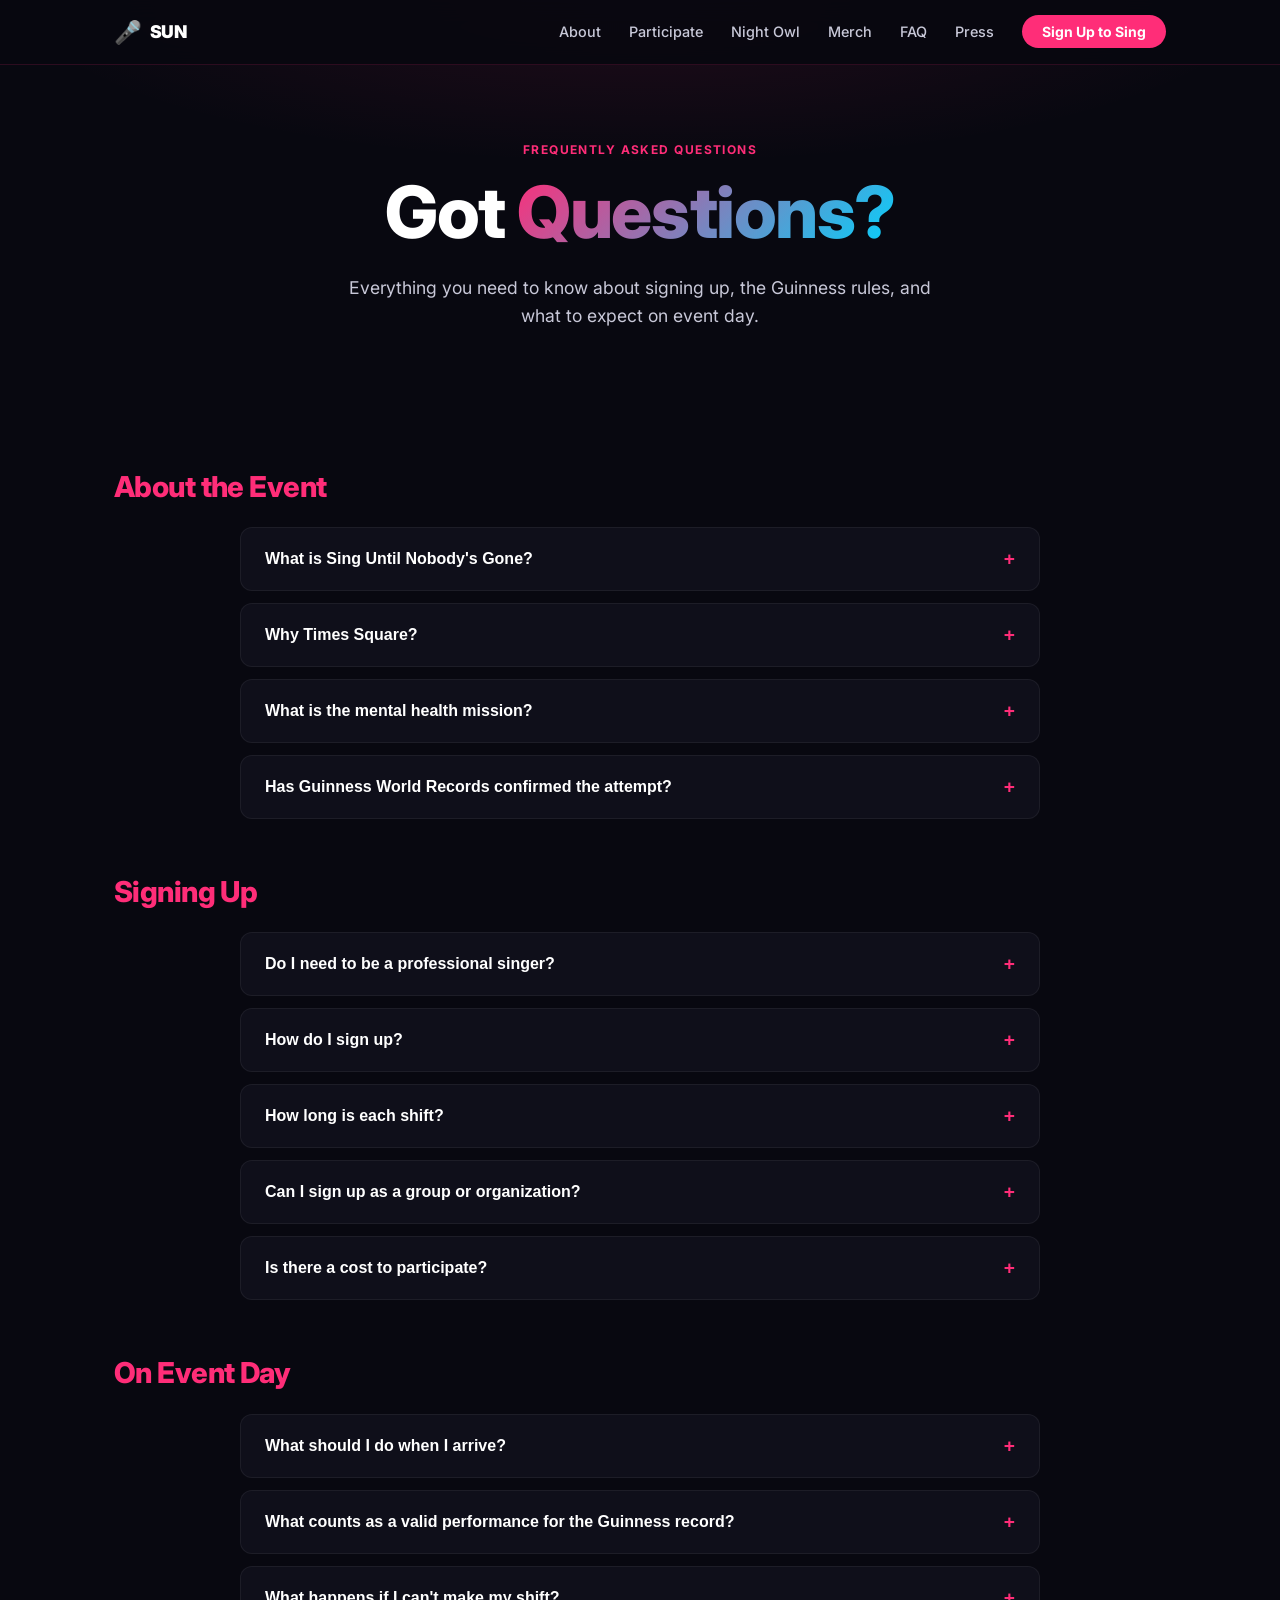
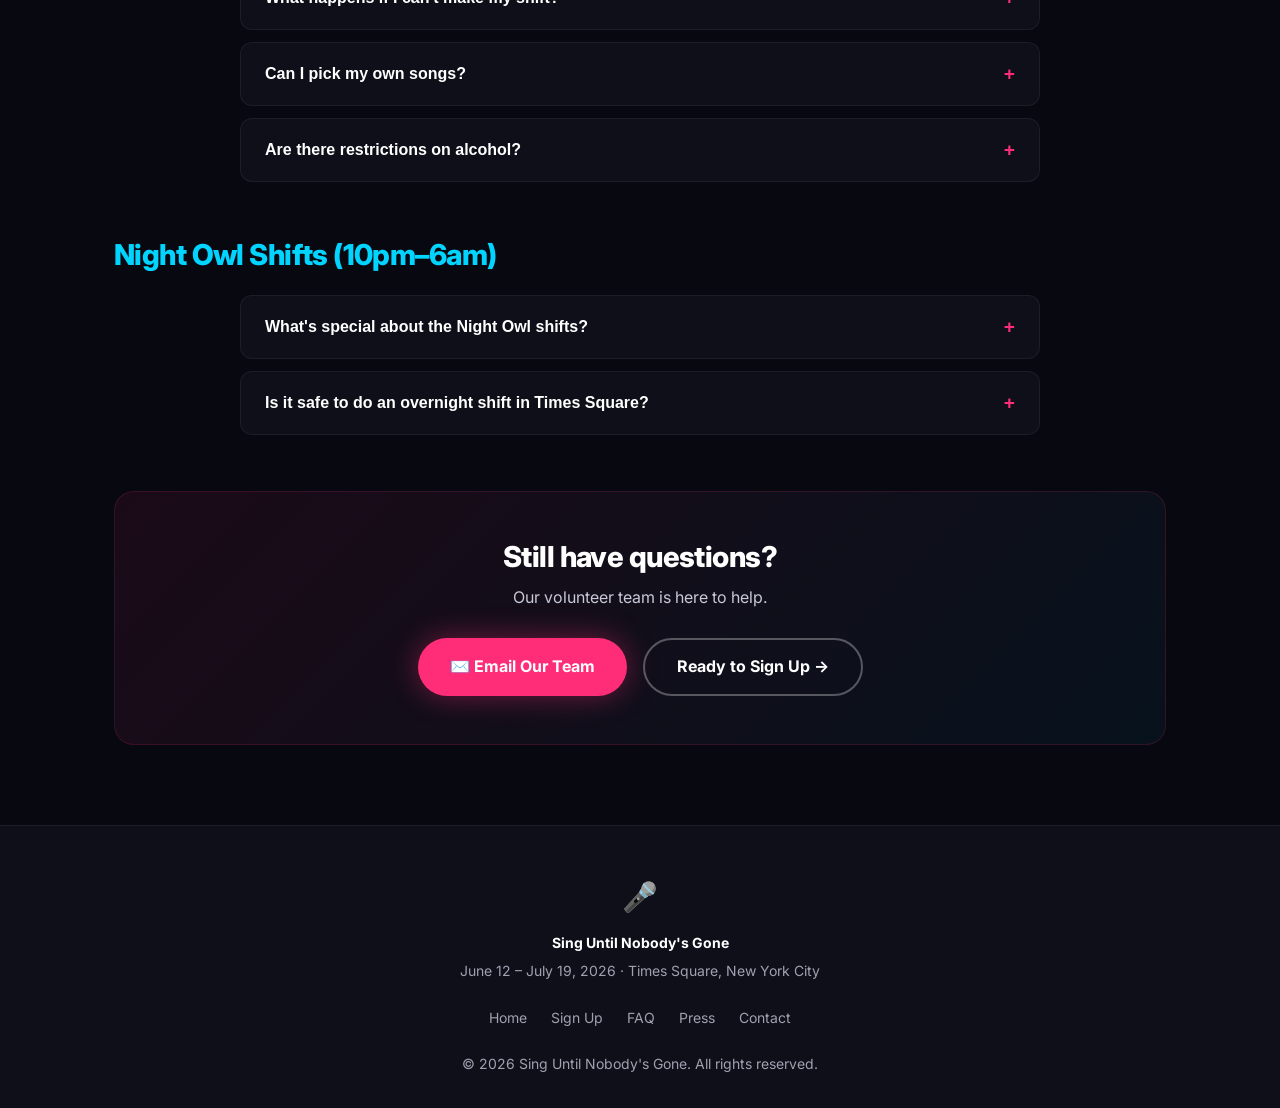
<file: faq.html>
<!DOCTYPE html>
<html lang="en">
<head>
  <meta charset="UTF-8">
  <meta name="viewport" content="width=device-width, initial-scale=1.0">
  <title>FAQ — Sing Until Nobody's Gone</title>
  <meta name="description" content="Answers to common questions about the Sing Until Nobody's Gone world record karaoke event in Times Square.">
  <link rel="stylesheet" href="style.css">
  <link rel="preconnect" href="https://fonts.googleapis.com">
  <link href="https://fonts.googleapis.com/css2?family=Inter:wght@400;500;600;700;800;900&display=swap" rel="stylesheet">
</head>
<body>

<!-- NAV -->
<nav>
  <div class="nav-inner">
    <a class="nav-logo" href="index.html"><span class="mic">🎤</span> SUN</a>
    <ul class="nav-links" id="navLinks">
      <li><a href="index.html#about">About</a></li>
      <li><a href="participate.html">Participate</a></li>
      <li><a href="night-owl.html">Night Owl</a></li>
      <li><a href="index.html#merch">Merch</a></li>
      <li><a href="faq.html">FAQ</a></li>
      <li><a href="press.html">Press</a></li>
      <li><a href="signup.html" class="nav-cta">Sign Up to Sing</a></li>
    </ul>
    <button class="hamburger" id="hamburger" aria-label="Toggle menu">☰</button>
  </div>
</nav>

<!-- PAGE HERO -->
<div class="page-hero">
  <div class="container">
    <div class="label">Frequently Asked Questions</div>
    <h1>Got <span class="gradient-text">Questions?</span></h1>
    <p>Everything you need to know about signing up, the Guinness rules, and what to expect on event day.</p>
  </div>
</div>

<!-- FAQ CONTENT -->
<section>
  <div class="container">

    <!-- About the Event -->
    <div style="margin-bottom: 56px;">
      <h3 style="margin-bottom: 24px; color: var(--pink);">About the Event</h3>
      <div class="faq-list">

        <div class="faq-item">
          <button class="faq-question">
            What is Sing Until Nobody's Gone?
            <span class="faq-icon">+</span>
          </button>
          <div class="faq-answer">
            <p>Sing Until Nobody's Gone (SUN) is a 38-day continuous karaoke performance and Guinness World Record attempt happening in Times Square, New York City from June 12 – July 19, 2026. The event raises awareness and funds for Gen-Z mental health organizations. Volunteer singers rotate in 2-hour shifts to keep the music alive 24 hours a day, 7 days a week, for 38 consecutive days — 912 hours total.</p>
          </div>
        </div>

        <div class="faq-item">
          <button class="faq-question">
            Why Times Square?
            <span class="faq-icon">+</span>
          </button>
          <div class="faq-answer">
            <p>Times Square is the crossroads of the world — one of the most visited and visible locations on earth. A 38-day public karaoke world record in Times Square maximizes visibility for our mental health awareness mission and reaches the broadest possible audience, including tourists, locals, media, and global audiences via social media coverage.</p>
          </div>
        </div>

        <div class="faq-item">
          <button class="faq-question">
            What is the mental health mission?
            <span class="faq-icon">+</span>
          </button>
          <div class="faq-answer">
            <p>SUN is a fundraiser and awareness campaign for Gen-Z mental health. We believe music builds community, and community is one of the most powerful tools against loneliness, anxiety, and depression. Proceeds from the event are distributed to mental health organizations focused on young people. The charity beneficiary organization will be announced in Spring 2026.</p>
          </div>
        </div>

        <div class="faq-item">
          <button class="faq-question">
            Has Guinness World Records confirmed the attempt?
            <span class="faq-icon">+</span>
          </button>
          <div class="faq-answer">
            <p>Our Guinness World Records application is active and in review. The specific rules around minimum singing standards, transition times, and evidence documentation are subject to confirmation from Guinness. All registered participants will be notified of any rule changes before their shift. Our current guidelines reflect our best understanding of Guinness requirements while the final confirmation is pending.</p>
          </div>
        </div>

      </div>
    </div>

    <!-- Signing Up -->
    <div style="margin-bottom: 56px;">
      <h3 style="margin-bottom: 24px; color: var(--pink);">Signing Up</h3>
      <div class="faq-list">

        <div class="faq-item">
          <button class="faq-question">
            Do I need to be a professional singer?
            <span class="faq-icon">+</span>
          </button>
          <div class="faq-answer">
            <p>Absolutely not. We welcome everyone from first-time karaoke singers to trained vocalists. The only requirement is that you can carry a tune and commit to your shift. This is a community event — Broadway performers and bathroom shower singers are equally welcome.</p>
          </div>
        </div>

        <div class="faq-item">
          <button class="faq-question">
            How do I sign up?
            <span class="faq-icon">+</span>
          </button>
          <div class="faq-answer">
            <p>Fill out the <a href="signup.html">Volunteer Singer Application</a>. You'll provide your availability, preferred time blocks, song choices, and contact information. We'll match you to a confirmed shift and send a confirmation email within 48 hours. You'll receive venue details, a calendar invite, and shift prep materials.</p>
          </div>
        </div>

        <div class="faq-item">
          <button class="faq-question">
            How long is each shift?
            <span class="faq-icon">+</span>
          </button>
          <div class="faq-answer">
            <p>Standard shifts are 2 hours. Most volunteers commit to 2–4 shifts total across the 38-day event, though you're welcome to sign up for as many as you like. We especially need Night Owl volunteers for the 10pm–6am slots — those get special social media features and exclusive merch.</p>
          </div>
        </div>

        <div class="faq-item">
          <button class="faq-question">
            Can I sign up as a group or organization?
            <span class="faq-icon">+</span>
          </button>
          <div class="faq-answer">
            <p>Yes! Groups are welcome and encouraged. On the sign-up form, indicate that you're signing up with a group and provide your group name, contact email, and estimated size. We'll coordinate a group time slot so your team can sing together. Community organizations, fan clubs, sports teams, companies, and schools are all great candidates for group shifts.</p>
          </div>
        </div>

        <div class="faq-item">
          <button class="faq-question">
            Is there a cost to participate?
            <span class="faq-icon">+</span>
          </button>
          <div class="faq-answer">
            <p>Participating as a volunteer singer is completely free. You just need to show up for your shift. There's no audition, no fee, and no special equipment required.</p>
          </div>
        </div>

      </div>
    </div>

    <!-- On Event Day -->
    <div style="margin-bottom: 56px;" id="guidelines">
      <h3 style="margin-bottom: 24px; color: var(--pink);">On Event Day</h3>
      <div class="faq-list">

        <div class="faq-item">
          <button class="faq-question">
            What should I do when I arrive?
            <span class="faq-icon">+</span>
          </button>
          <div class="faq-answer">
            <p>Arrive 15 minutes before your confirmed shift time. Check in at the stage entrance using the QR code from your confirmation email. A Volunteer Coordinator will brief you on the handoff protocol — the key rule is that you must begin singing before the previous singer stops, so the music is never interrupted.</p>
          </div>
        </div>

        <div class="faq-item">
          <button class="faq-question">
            What counts as a valid performance for the Guinness record?
            <span class="faq-icon">+</span>
          </button>
          <div class="faq-answer">
            <p>Based on our current Guinness guidelines (subject to final confirmation): singing must be continuous with no gaps longer than a few seconds; songs must be sung in full or recognizable part with audible vocals; the active singer must be visible and audible to the on-site Guinness monitor; lip-syncing, humming only, or extended instrumental-only periods do NOT count; handoffs between singers must be smooth — the incoming singer must begin before the previous singer stops.</p>
          </div>
        </div>

        <div class="faq-item">
          <button class="faq-question">
            What happens if I can't make my shift?
            <span class="faq-icon">+</span>
          </button>
          <div class="faq-answer">
            <p>Life happens. If you can't make your confirmed shift, please notify us as early as possible at <a href="mailto:volunteers@sungclub.com">volunteers@sungclub.com</a> or via the contact in your confirmation email. We maintain a gap-fill volunteer list for emergencies and will arrange a replacement. Please don't no-show without notice — every shift is critical to the world record.</p>
          </div>
        </div>

        <div class="faq-item">
          <button class="faq-question">
            Can I pick my own songs?
            <span class="faq-icon">+</span>
          </button>
          <div class="faq-answer">
            <p>Yes. You'll submit your song preferences during sign-up (2–5 songs recommended) and we'll build the queue from those. You can also request songs on the day of your shift from the available queue. All genres and languages welcome — K-pop, Broadway, Bollywood, hip-hop, country, classical, cumbia. We have a diverse, international song catalog.</p>
          </div>
        </div>

        <div class="faq-item">
          <button class="faq-question">
            Are there restrictions on alcohol?
            <span class="faq-icon">+</span>
          </button>
          <div class="faq-answer">
            <p>Please do not consume alcohol immediately before or during your shift. We need clear, continuous performance for the Guinness record. The Volunteer Coordinator may ask you to wait until a replacement arrives if you appear impaired.</p>
          </div>
        </div>

      </div>
    </div>

    <!-- Night Owl Shifts -->
    <div style="margin-bottom: 56px;">
      <h3 style="margin-bottom: 24px; color: var(--blue);">Night Owl Shifts (10pm–6am)</h3>
      <div class="faq-list">

        <div class="faq-item">
          <button class="faq-question">
            What's special about the Night Owl shifts?
            <span class="faq-icon">+</span>
          </button>
          <div class="faq-answer">
            <p>Night Owl singers (10pm–6am) are the backbone of this world record. Without you, the record is impossible. We give overnight volunteers extra recognition: you're featured on our nightly social media content (reels, stories, TikToks), you get exclusive Night Owl merch, and you get access to the Night Owl lounge. There will always be at least two staff members on-site with you overnight.</p>
          </div>
        </div>

        <div class="faq-item">
          <button class="faq-question">
            Is it safe to do an overnight shift in Times Square?
            <span class="faq-icon">+</span>
          </button>
          <div class="faq-answer">
            <p>Yes. Times Square is one of the most surveilled and patrolled public spaces in New York City, and the event maintains on-site staff 24/7. There will always be at least two SUN staff members present during overnight hours. Participants should take standard New York City safety precautions — travel with a friend if possible, and use the subway or a rideshare to get home.</p>
          </div>
        </div>

      </div>
    </div>

    <!-- CTA -->
    <div style="background: linear-gradient(135deg, rgba(255,45,120,0.08), rgba(0,212,255,0.05)); border: 1px solid rgba(255,45,120,0.15); border-radius: 20px; padding: 48px; text-align: center;">
      <h3 style="margin-bottom: 12px;">Still have questions?</h3>
      <p style="margin-bottom: 28px;">Our volunteer team is here to help.</p>
      <div style="display: flex; gap: 16px; justify-content: center; flex-wrap: wrap;">
        <a href="mailto:volunteers@sungclub.com" class="btn btn-primary">✉️ Email Our Team</a>
        <a href="signup.html" class="btn btn-outline">Ready to Sign Up →</a>
      </div>
    </div>

  </div>
</section>

<!-- FOOTER -->
<footer>
  <div class="container">
    <div style="font-size: 1.8rem; margin-bottom: 12px;">🎤</div>
    <p style="font-weight: 700; color: var(--white); margin-bottom: 6px;">Sing Until Nobody's Gone</p>
    <p style="margin-bottom: 24px;">June 12 – July 19, 2026 · Times Square, New York City</p>
    <div class="footer-links">
      <a href="index.html">Home</a>
      <a href="signup.html">Sign Up</a>
      <a href="faq.html">FAQ</a>
      <a href="press.html">Press</a>
      <a href="mailto:hello@sungclub.com">Contact</a>
    </div>
    <p>© 2026 Sing Until Nobody's Gone. All rights reserved.</p>
  </div>
</footer>

<script>
  document.getElementById('hamburger').addEventListener('click', function() {
    document.getElementById('navLinks').classList.toggle('open');
  });

  // FAQ accordion
  document.querySelectorAll('.faq-question').forEach(function(btn) {
    btn.addEventListener('click', function() {
      var item = this.closest('.faq-item');
      var isOpen = item.classList.contains('open');
      // Close all
      document.querySelectorAll('.faq-item').forEach(function(i) { i.classList.remove('open'); });
      // Toggle clicked
      if (!isOpen) item.classList.add('open');
    });
  });
</script>
</body>
</html>
</file>
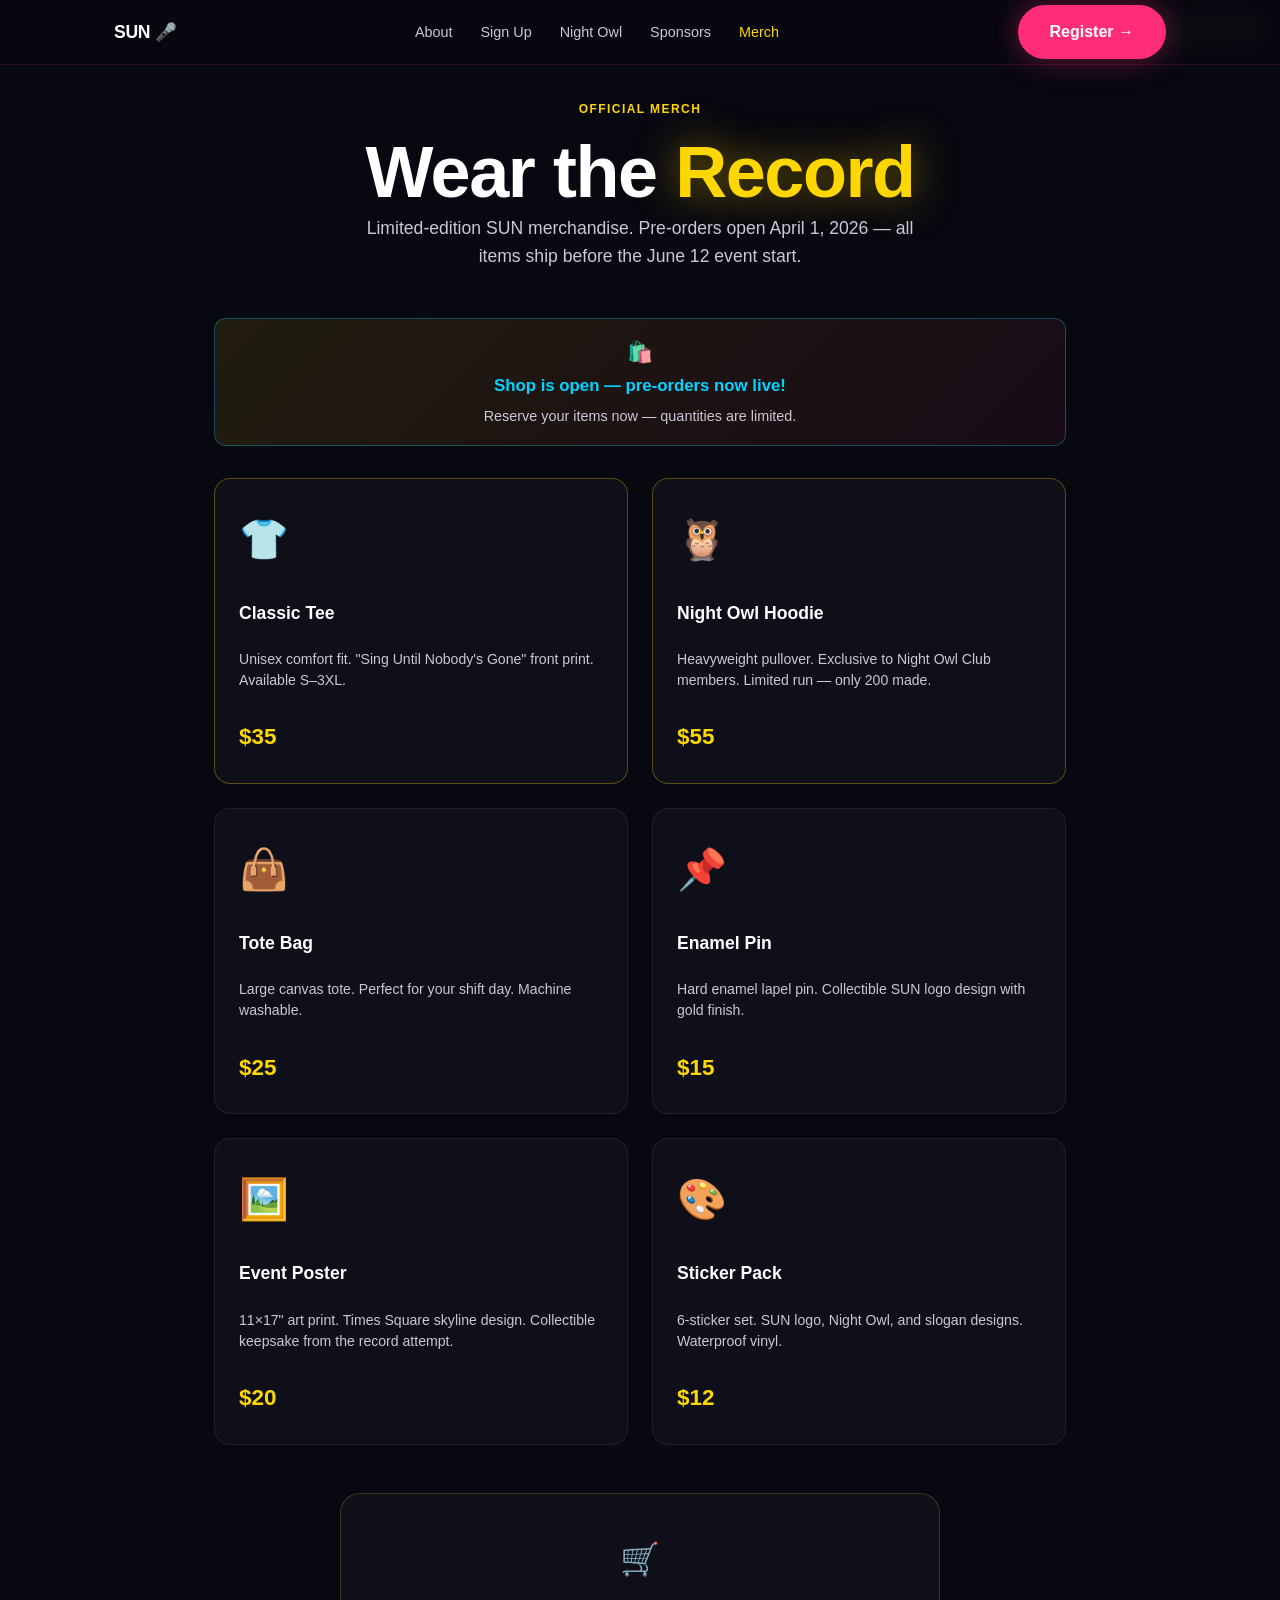
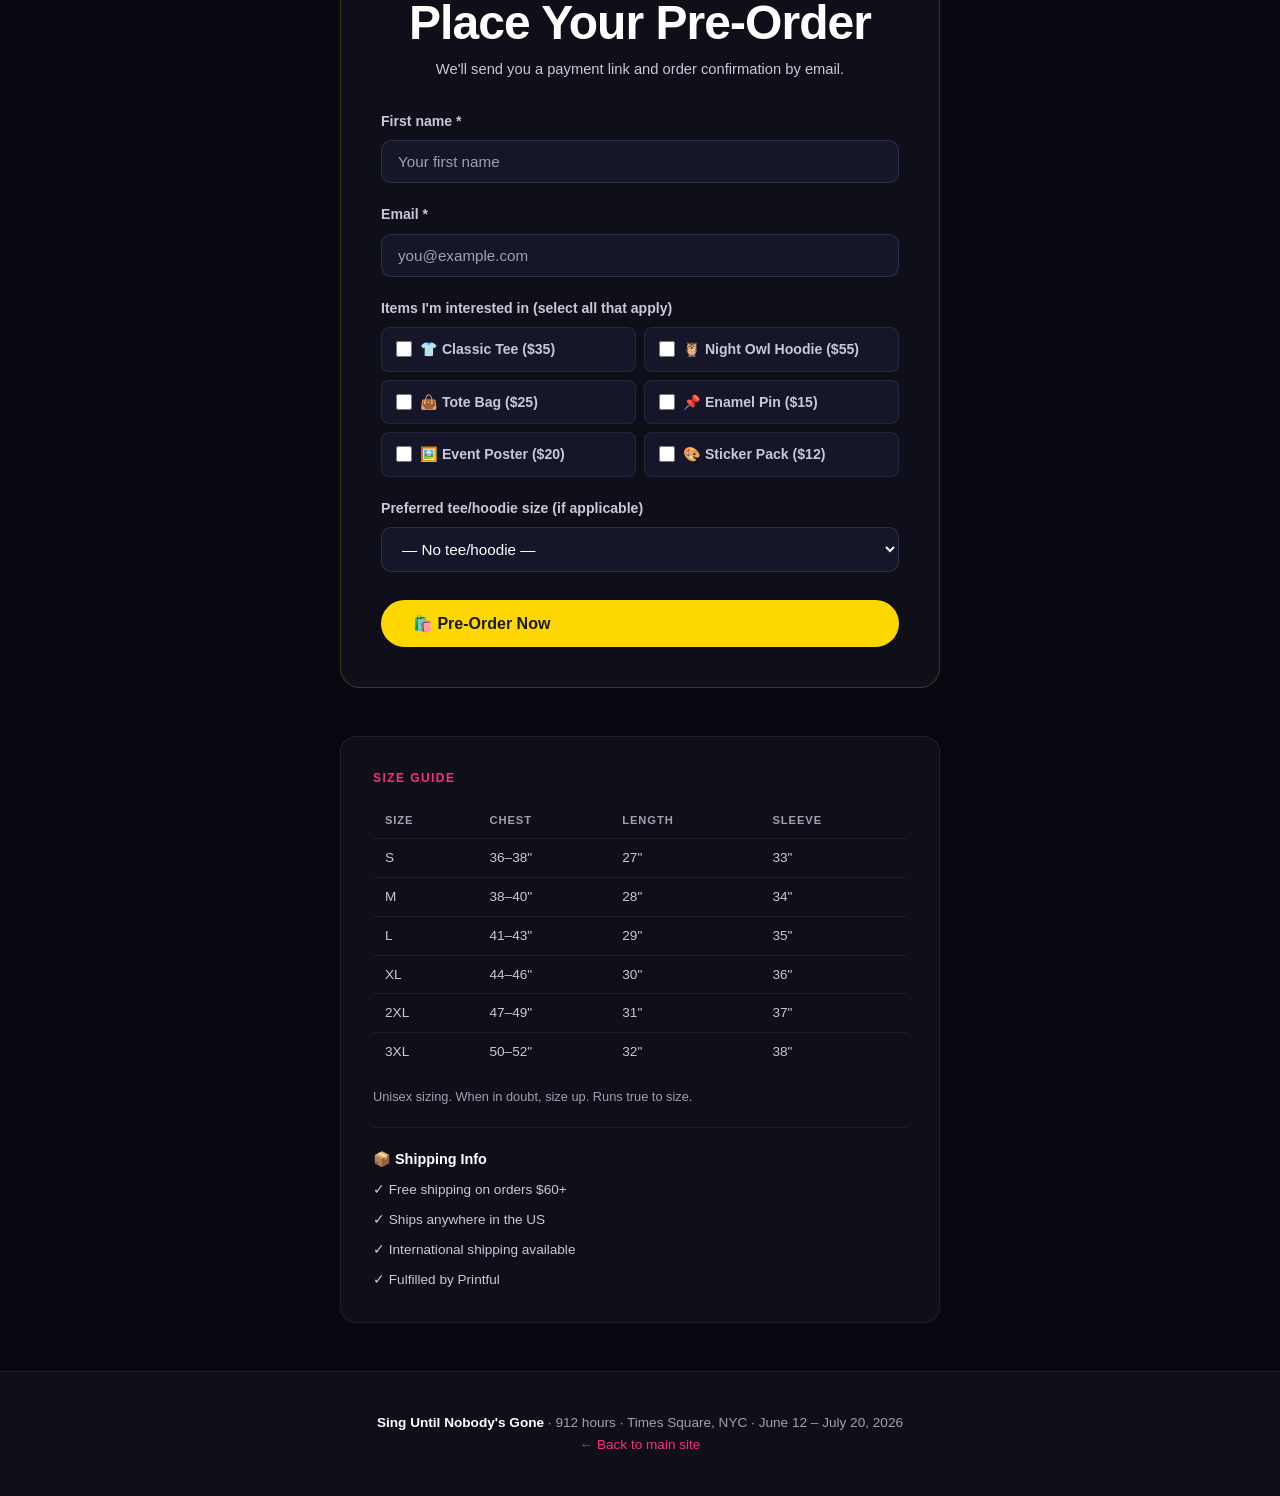
<file: merch.html>
<!DOCTYPE html>
<html lang="en">
<head>
  <meta charset="UTF-8">
  <meta name="viewport" content="width=device-width, initial-scale=1.0">
  <title>Official Merch — Sing Until Nobody's Gone</title>
  <meta name="description" content="Limited-edition SUN merchandise. Pre-orders open April 1, 2026. Classic Tee, Night Owl Hoodie, Tote Bag, Enamel Pin, Event Poster, and Sticker Pack.">
  <link rel="stylesheet" href="style.css">
  <style>
    .merch-grid { display: grid; grid-template-columns: repeat(auto-fill, minmax(280px, 1fr)); gap: 24px; margin-bottom: 48px; }
    .merch-item { background: var(--bg2); border: 1px solid rgba(255,255,255,0.07); border-radius: 16px; padding: 28px 24px; display: flex; flex-direction: column; gap: 12px; }
    .merch-item.featured { border-color: rgba(255,215,0,0.3); }
    .merch-emoji { font-size: 2.5rem; }
    .merch-name { font-size: 1.1rem; font-weight: 700; color: var(--white); }
    .merch-desc { color: var(--gray-light); font-size: 0.88rem; line-height: 1.5; flex-grow: 1; }
    .merch-price { font-size: 1.4rem; font-weight: 900; color: var(--gold); margin-top: auto; }
    .merch-badge { display: inline-block; padding: 3px 10px; border-radius: 100px; font-size: 0.72rem; font-weight: 700; text-transform: uppercase; letter-spacing: 0.05em; background: rgba(255,215,0,0.15); color: var(--gold); border: 1px solid rgba(255,215,0,0.3); width: fit-content; }
    .merch-badge.night-owl { background: rgba(0,212,255,0.1); color: var(--blue); border-color: rgba(0,212,255,0.3); }

    .pre-order-box { background: var(--bg2); border: 1px solid rgba(255,215,0,0.2); border-radius: 20px; padding: 40px; max-width: 600px; margin: 0 auto 48px; }
    .form-group { display: flex; flex-direction: column; gap: 8px; margin-bottom: 20px; }
    .form-group label { font-size: 0.88rem; font-weight: 600; color: var(--gray-light); }
    .form-group input, .form-group select { background: var(--bg3); border: 1px solid rgba(255,255,255,0.1); border-radius: 10px; padding: 12px 16px; color: var(--white); font-size: 0.95rem; width: 100%; }
    .form-group input:focus, .form-group select:focus { outline: none; border-color: rgba(255,215,0,0.5); }
    .form-group input::placeholder { color: var(--gray); }
    .checkbox-grid { display: grid; grid-template-columns: 1fr 1fr; gap: 8px; }
    .checkbox-item { display: flex; align-items: center; gap: 8px; padding: 10px 14px; background: var(--bg3); border: 1px solid rgba(255,255,255,0.07); border-radius: 8px; cursor: pointer; font-size: 0.85rem; transition: border-color 0.15s; }
    .checkbox-item:hover { border-color: rgba(255,215,0,0.3); }
    .checkbox-item input[type="checkbox"] { accent-color: var(--gold); width: 16px; height: 16px; flex-shrink: 0; }
    .checkbox-item.checked { border-color: rgba(255,215,0,0.4); background: rgba(255,215,0,0.05); }

    .countdown-badge { background: linear-gradient(135deg, rgba(255,215,0,0.1), rgba(255,45,120,0.07)); border: 1px solid rgba(255,215,0,0.25); border-radius: 12px; padding: 16px 24px; text-align: center; margin-bottom: 32px; }
    .size-table-wrap { overflow-x: auto; }
    .size-table { width: 100%; border-collapse: collapse; font-size: 0.85rem; }
    .size-table th, .size-table td { padding: 8px 12px; text-align: left; border-bottom: 1px solid rgba(255,255,255,0.06); }
    .size-table th { color: var(--gray); font-weight: 600; }
    .size-table td { color: var(--gray-light); }

    #successMsg { display: none; text-align: center; padding: 32px; }
    #successMsg .check { font-size: 3rem; margin-bottom: 16px; }
    #errorMsg { display: none; background: rgba(255,45,120,0.1); border: 1px solid rgba(255,45,120,0.3); border-radius: 10px; padding: 14px 18px; margin-top: 16px; font-size: 0.9rem; color: var(--pink-light); }
  </style>
</head>
<body>
  <!-- NAV -->
  <nav class="nav" id="mainNav">
    <div class="nav-inner">
      <a href="index.html" class="nav-logo">SUN 🎤</a>
      <div class="nav-links">
        <li><a href="index.html#about">About</a></li>
        <li><a href="signup.html">Sign Up</a></li>
        <li><a href="night-owl.html">Night Owl</a></li>
        <li><a href="sponsors.html">Sponsors</a></li>
        <li><a href="merch.html" style="color:var(--gold)">Merch</a></li>
      </div>
      <a href="signup.html" class="btn btn-primary btn-sm">Register →</a>
    </div>
  </nav>

  <main style="padding-top: 100px; min-height: 100vh;">
    <div class="container" style="max-width: 900px;">

      <!-- Header -->
      <div class="section-header" style="margin-bottom: 48px;">
        <div class="label" style="color: var(--gold);">Official Merch</div>
        <h1>Wear the <span class="glow-gold">Record</span></h1>
        <p style="max-width: 560px; margin: 0 auto;">Limited-edition SUN merchandise. Pre-orders open April 1, 2026 — all items ship before the June 12 event start.</p>
      </div>

      <!-- Countdown banner -->
      <div class="countdown-badge" id="countdownBanner">
        <span style="font-size: 1.3rem;">🛍️</span>
        <strong style="color: var(--gold); font-size: 1.05rem; display: block; margin: 4px 0;" id="countdownText">Pre-orders open April 1, 2026</strong>
        <span style="color: var(--gray-light); font-size: 0.9rem;">Reserve your items now — quantities are limited.</span>
      </div>

      <!-- Products -->
      <div class="merch-grid">
        <div class="merch-item featured">
          <div class="merch-badge">Most Popular</div>
          <div class="merch-emoji">👕</div>
          <div class="merch-name">Classic Tee</div>
          <div class="merch-desc">Unisex comfort fit. "Sing Until Nobody's Gone" front print. Available S–3XL.</div>
          <div class="merch-price">$35</div>
        </div>
        <div class="merch-item featured">
          <div class="merch-badge night-owl">Night Owl Exclusive</div>
          <div class="merch-emoji">🦉</div>
          <div class="merch-name">Night Owl Hoodie</div>
          <div class="merch-desc">Heavyweight pullover. Exclusive to Night Owl Club members. Limited run — only 200 made.</div>
          <div class="merch-price">$55</div>
        </div>
        <div class="merch-item">
          <div class="merch-emoji">👜</div>
          <div class="merch-name">Tote Bag</div>
          <div class="merch-desc">Large canvas tote. Perfect for your shift day. Machine washable.</div>
          <div class="merch-price">$25</div>
        </div>
        <div class="merch-item">
          <div class="merch-emoji">📌</div>
          <div class="merch-name">Enamel Pin</div>
          <div class="merch-desc">Hard enamel lapel pin. Collectible SUN logo design with gold finish.</div>
          <div class="merch-price">$15</div>
        </div>
        <div class="merch-item">
          <div class="merch-emoji">🖼️</div>
          <div class="merch-name">Event Poster</div>
          <div class="merch-desc">11×17" art print. Times Square skyline design. Collectible keepsake from the record attempt.</div>
          <div class="merch-price">$20</div>
        </div>
        <div class="merch-item">
          <div class="merch-emoji">🎨</div>
          <div class="merch-name">Sticker Pack</div>
          <div class="merch-desc">6-sticker set. SUN logo, Night Owl, and slogan designs. Waterproof vinyl.</div>
          <div class="merch-price">$12</div>
        </div>
      </div>

      <!-- Pre-order interest form -->
      <div class="pre-order-box">
        <div id="formWrap">
          <div style="text-align: center; margin-bottom: 28px;">
            <div style="font-size: 2rem; margin-bottom: 10px;">🛒</div>
            <h2 style="margin-bottom: 8px;" id="formTitle">Reserve Your Spot</h2>
            <p style="color: var(--gray-light); font-size: 0.92rem;" id="formSubtitle">Leave your info and we'll email you the moment the store opens on April 1.</p>
          </div>

          <form id="preorderForm" novalidate>
            <div class="form-group">
              <label for="firstName">First name *</label>
              <input type="text" id="firstName" name="firstName" placeholder="Your first name" required>
            </div>
            <div class="form-group">
              <label for="email">Email *</label>
              <input type="email" id="email" name="email" placeholder="you@example.com" required>
            </div>

            <div class="form-group">
              <label>Items I'm interested in (select all that apply)</label>
              <div class="checkbox-grid" id="itemsGrid">
                <label class="checkbox-item"><input type="checkbox" name="items" value="classic-tee"> 👕 Classic Tee ($35)</label>
                <label class="checkbox-item"><input type="checkbox" name="items" value="night-owl-hoodie"> 🦉 Night Owl Hoodie ($55)</label>
                <label class="checkbox-item"><input type="checkbox" name="items" value="tote-bag"> 👜 Tote Bag ($25)</label>
                <label class="checkbox-item"><input type="checkbox" name="items" value="enamel-pin"> 📌 Enamel Pin ($15)</label>
                <label class="checkbox-item"><input type="checkbox" name="items" value="event-poster"> 🖼️ Event Poster ($20)</label>
                <label class="checkbox-item"><input type="checkbox" name="items" value="sticker-pack"> 🎨 Sticker Pack ($12)</label>
              </div>
            </div>

            <div class="form-group" id="sizeGroup">
              <label for="shirtSize">Preferred tee/hoodie size (if applicable)</label>
              <select id="shirtSize" name="shirtSize">
                <option value="">— No tee/hoodie —</option>
                <option value="S">S</option>
                <option value="M">M</option>
                <option value="L">L</option>
                <option value="XL">XL</option>
                <option value="2XL">2XL</option>
                <option value="3XL">3XL</option>
              </select>
            </div>

            <button type="submit" class="btn btn-gold" id="submitBtn" style="width: 100%; margin-top: 8px;">
              🛍️ Reserve My Spot
            </button>
          </form>

          <div id="errorMsg"></div>
        </div>

        <div id="successMsg">
          <div class="check">🎉</div>
          <h3 style="margin-bottom: 10px;">You're on the list!</h3>
          <p style="color: var(--gray-light); font-size: 0.92rem;">We'll email you at <strong id="confirmedEmail" style="color: var(--white);"></strong> as soon as the shop opens on April 1.</p>
          <p style="margin-top: 20px;"><a href="signup.html" style="color: var(--pink); font-weight: 600;">Register as a singer too →</a></p>
        </div>
      </div>

      <!-- Size guide -->
      <div style="background: var(--bg2); border: 1px solid rgba(255,255,255,0.07); border-radius: 16px; padding: 32px; margin-bottom: 48px; max-width: 600px; margin-left: auto; margin-right: auto;">
        <div class="label" style="margin-bottom: 16px;">Size Guide</div>
        <div class="size-table-wrap">
          <table class="size-table">
            <tr><th>Size</th><th>Chest</th><th>Length</th><th>Sleeve</th></tr>
            <tr><td>S</td><td>36–38"</td><td>27"</td><td>33"</td></tr>
            <tr><td>M</td><td>38–40"</td><td>28"</td><td>34"</td></tr>
            <tr><td>L</td><td>41–43"</td><td>29"</td><td>35"</td></tr>
            <tr><td>XL</td><td>44–46"</td><td>30"</td><td>36"</td></tr>
            <tr><td>2XL</td><td>47–49"</td><td>31"</td><td>37"</td></tr>
            <tr><td>3XL</td><td>50–52"</td><td>32"</td><td>38"</td></tr>
          </table>
        </div>
        <p style="font-size: 0.8rem; margin-top: 16px; color: var(--gray);">Unisex sizing. When in doubt, size up. Runs true to size.</p>
        <div style="margin-top: 20px; padding-top: 20px; border-top: 1px solid rgba(255,255,255,0.06);">
          <div style="font-weight: 700; color: var(--white); margin-bottom: 8px; font-size: 0.9rem;">📦 Shipping Info</div>
          <ul style="list-style: none; padding: 0; display: flex; flex-direction: column; gap: 8px;">
            <li style="font-size: 0.85rem; color: var(--gray-light);">✓ Free shipping on orders $60+</li>
            <li style="font-size: 0.85rem; color: var(--gray-light);">✓ Ships anywhere in the US</li>
            <li style="font-size: 0.85rem; color: var(--gray-light);">✓ International shipping available</li>
            <li style="font-size: 0.85rem; color: var(--gray-light);">✓ Fulfilled by Printful</li>
          </ul>
        </div>
      </div>

    </div>
  </main>

  <!-- FOOTER -->
  <footer style="background: var(--bg2); border-top: 1px solid rgba(255,255,255,0.06); padding: 40px 0; text-align: center;">
    <div class="container">
      <p style="color: var(--gray); font-size: 0.85rem;">
        <strong style="color: var(--white);">Sing Until Nobody's Gone</strong> · 912 hours · Times Square, NYC · June 12 – July 20, 2026<br>
        <a href="index.html" style="color: var(--pink); text-decoration: none;">← Back to main site</a>
      </p>
    </div>
  </footer>

  <script>
  (function () {
    'use strict';

    // ── API config ─────────────────────────────────────────────────────────────
    const params   = new URLSearchParams(window.location.search);
    const SUNLOG   = params.get('api') || 'https://sunlog.onrender.com';
    // Set this to a Google Form URL as backup when SunLog is offline:
    const FORM_BACKUP_URL = null; // TODO: board to provide Google Form URL

    // ── Countdown / unlock ─────────────────────────────────────────────────────
    const PREORDER_OPEN = new Date('2026-04-01T00:00:00-04:00').getTime();
    const now           = Date.now();
    const isOpen        = now >= PREORDER_OPEN;

    const countdownEl   = document.getElementById('countdownText');
    const titleEl       = document.getElementById('formTitle');
    const subtitleEl    = document.getElementById('formSubtitle');
    const submitBtn     = document.getElementById('submitBtn');

    if (isOpen) {
      // Store is open — change CTA to "Order Now"
      if (countdownEl) {
        countdownEl.closest('.countdown-badge').style.borderColor = 'rgba(0,212,255,0.3)';
        countdownEl.style.color = 'var(--blue)';
        countdownEl.textContent = 'Shop is open — pre-orders now live!';
      }
      if (titleEl)    titleEl.textContent   = 'Place Your Pre-Order';
      if (subtitleEl) subtitleEl.textContent = 'We\'ll send you a payment link and order confirmation by email.';
      if (submitBtn)  submitBtn.textContent  = '🛍️ Pre-Order Now';
    } else {
      // Countdown to April 1
      const msLeft = PREORDER_OPEN - now;
      const days   = Math.ceil(msLeft / (1000 * 60 * 60 * 24));
      if (countdownEl && days > 0) {
        countdownEl.textContent = `Pre-orders open in ${days} day${days === 1 ? '' : 's'} — April 1, 2026`;
      }
    }

    // ── Checkbox highlight ─────────────────────────────────────────────────────
    document.querySelectorAll('.checkbox-item').forEach(function (label) {
      const cb = label.querySelector('input[type="checkbox"]');
      cb.addEventListener('change', function () {
        label.classList.toggle('checked', cb.checked);
      });
    });

    // ── Form submission ────────────────────────────────────────────────────────
    document.getElementById('preorderForm').addEventListener('submit', async function (e) {
      e.preventDefault();

      const firstName = document.getElementById('firstName').value.trim();
      const email     = document.getElementById('email').value.trim();
      const items     = Array.from(document.querySelectorAll('input[name="items"]:checked')).map(cb => cb.value);
      const size      = document.getElementById('shirtSize').value;

      if (!firstName || !email || !/^[^\s@]+@[^\s@]+\.[^\s@]+$/.test(email)) {
        showError('Please enter your name and a valid email address.');
        return;
      }

      const btn = document.getElementById('submitBtn');
      btn.disabled = true;
      btn.textContent = 'Submitting…';

      const source = [
        'merch-preorder',
        isOpen ? 'open' : 'waitlist',
        items.length ? items.join('+') : 'unspecified',
        size ? 'size-' + size : ''
      ].filter(Boolean).join(':');

      try {
        const resp = await fetch(`${SUNLOG}/api/email-list`, {
          method: 'POST',
          headers: { 'Content-Type': 'application/json' },
          body: JSON.stringify({ name: firstName, email, source }),
          signal: AbortSignal.timeout(8000),
        });

        if (!resp.ok) throw new Error('Server error ' + resp.status);

        showSuccess(email);
      } catch (err) {
        btn.disabled = false;
        btn.textContent = isOpen ? '🛍️ Pre-Order Now' : '🛍️ Reserve My Spot';

        const isOffline = err instanceof TypeError || err.name === 'TimeoutError';
        if (isOffline && FORM_BACKUP_URL) {
          showError(
            'Our system is temporarily unavailable. ' +
            `<a href="${FORM_BACKUP_URL}" target="_blank" rel="noopener" style="color:var(--gold);font-weight:700;text-decoration:underline;">Use backup form →</a>`
          );
        } else if (isOffline) {
          showError('Our system is temporarily unavailable. Please email <a href="mailto:hello@sungclub.com" style="color:var(--gold);">hello@sungclub.com</a> with your items and we\'ll reserve your spot manually.');
        } else {
          showError('Something went wrong. Please try again or email <a href="mailto:hello@sungclub.com" style="color:var(--gold);">hello@sungclub.com</a>.');
        }
      }
    });

    function showSuccess(email) {
      document.getElementById('formWrap').style.display  = 'none';
      document.getElementById('successMsg').style.display = 'block';
      document.getElementById('confirmedEmail').textContent = email;
    }

    function showError(msg) {
      const el = document.getElementById('errorMsg');
      el.innerHTML = msg;
      el.style.display = 'block';
    }
  })();
  </script>
</body>
</html>
</file>
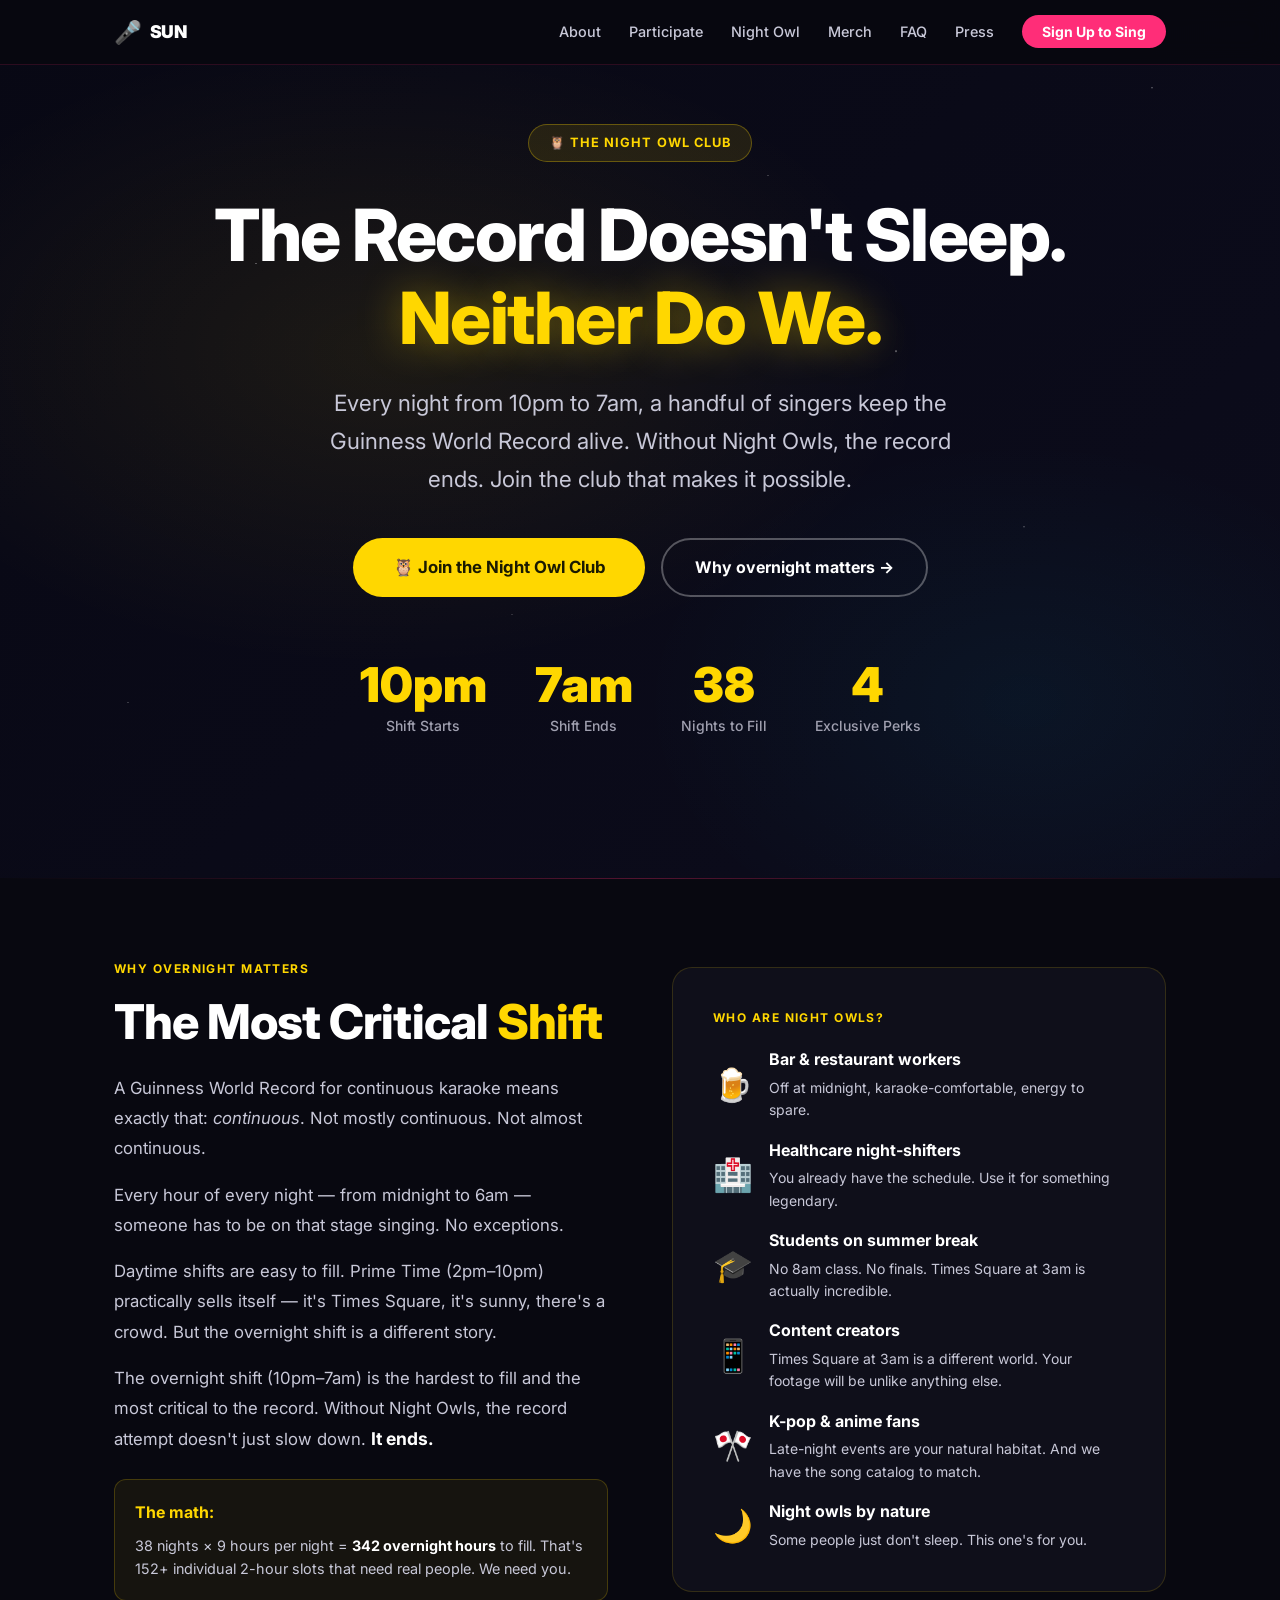
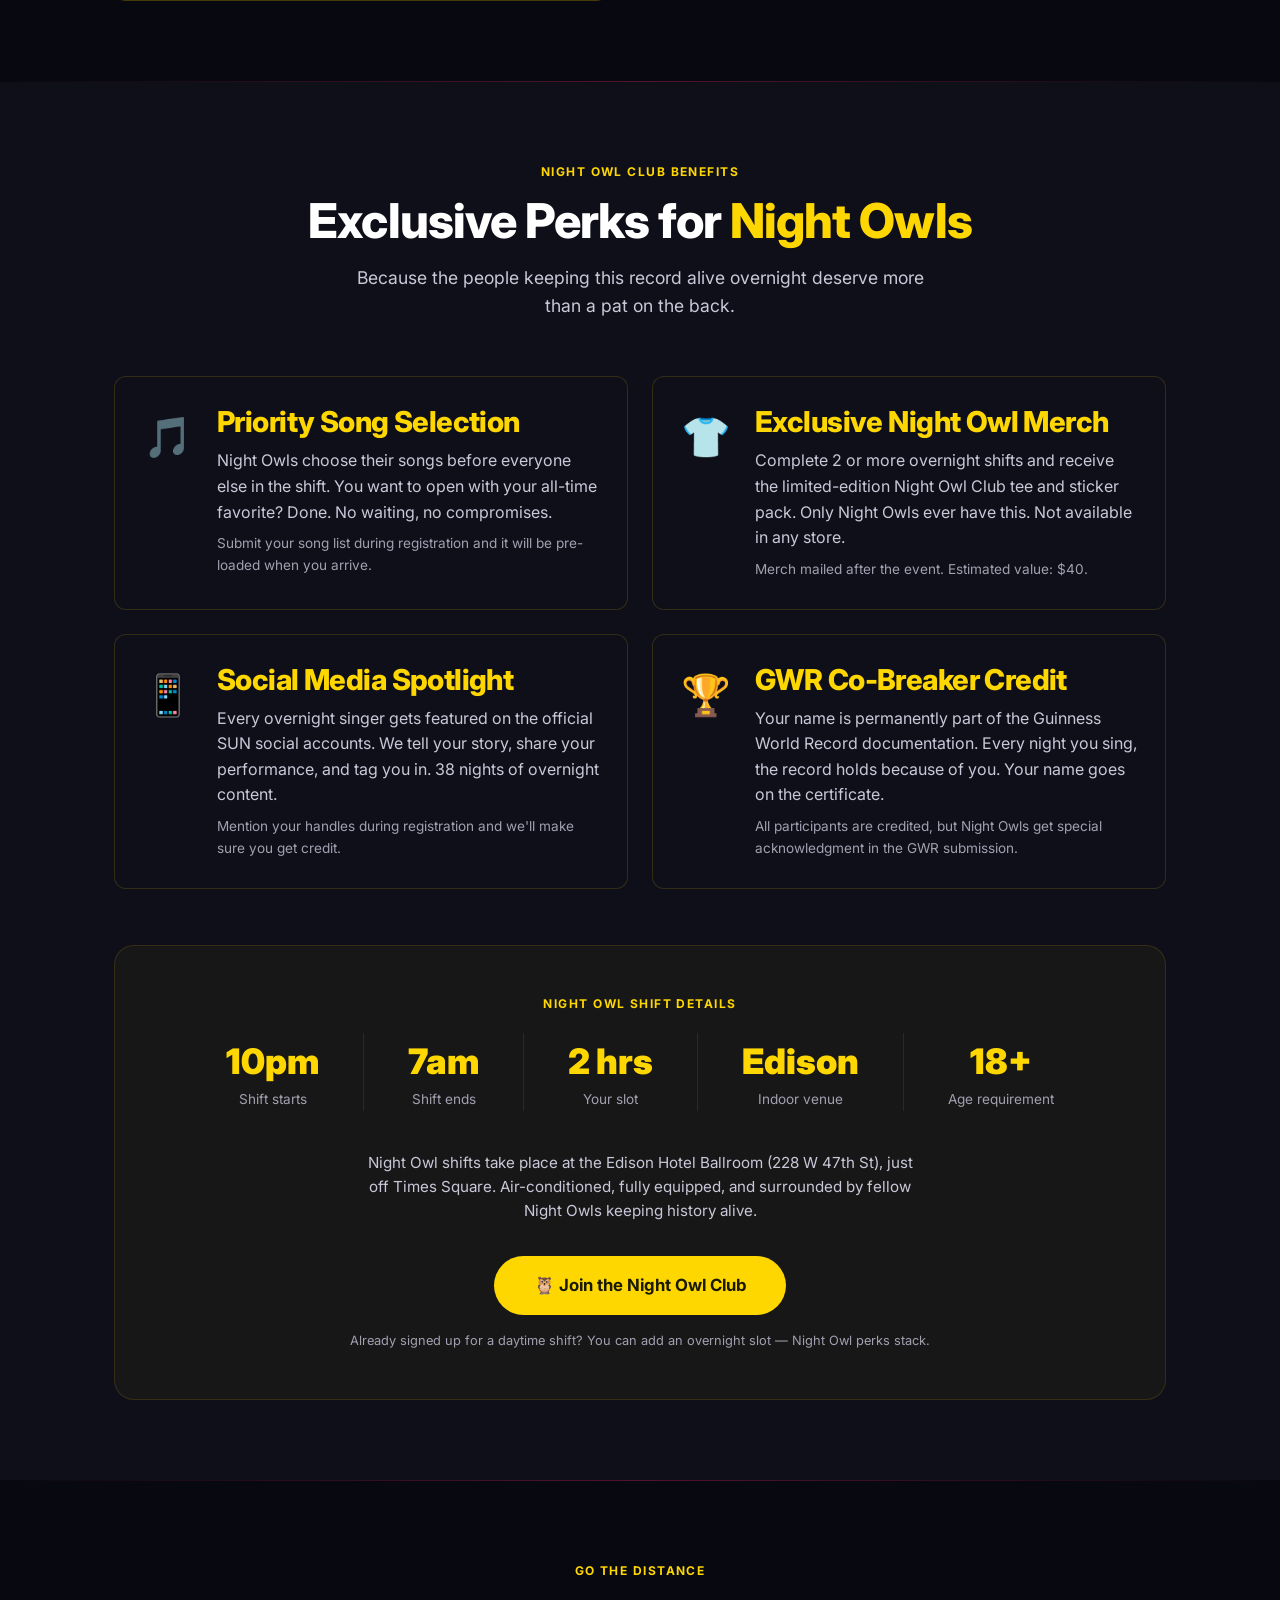
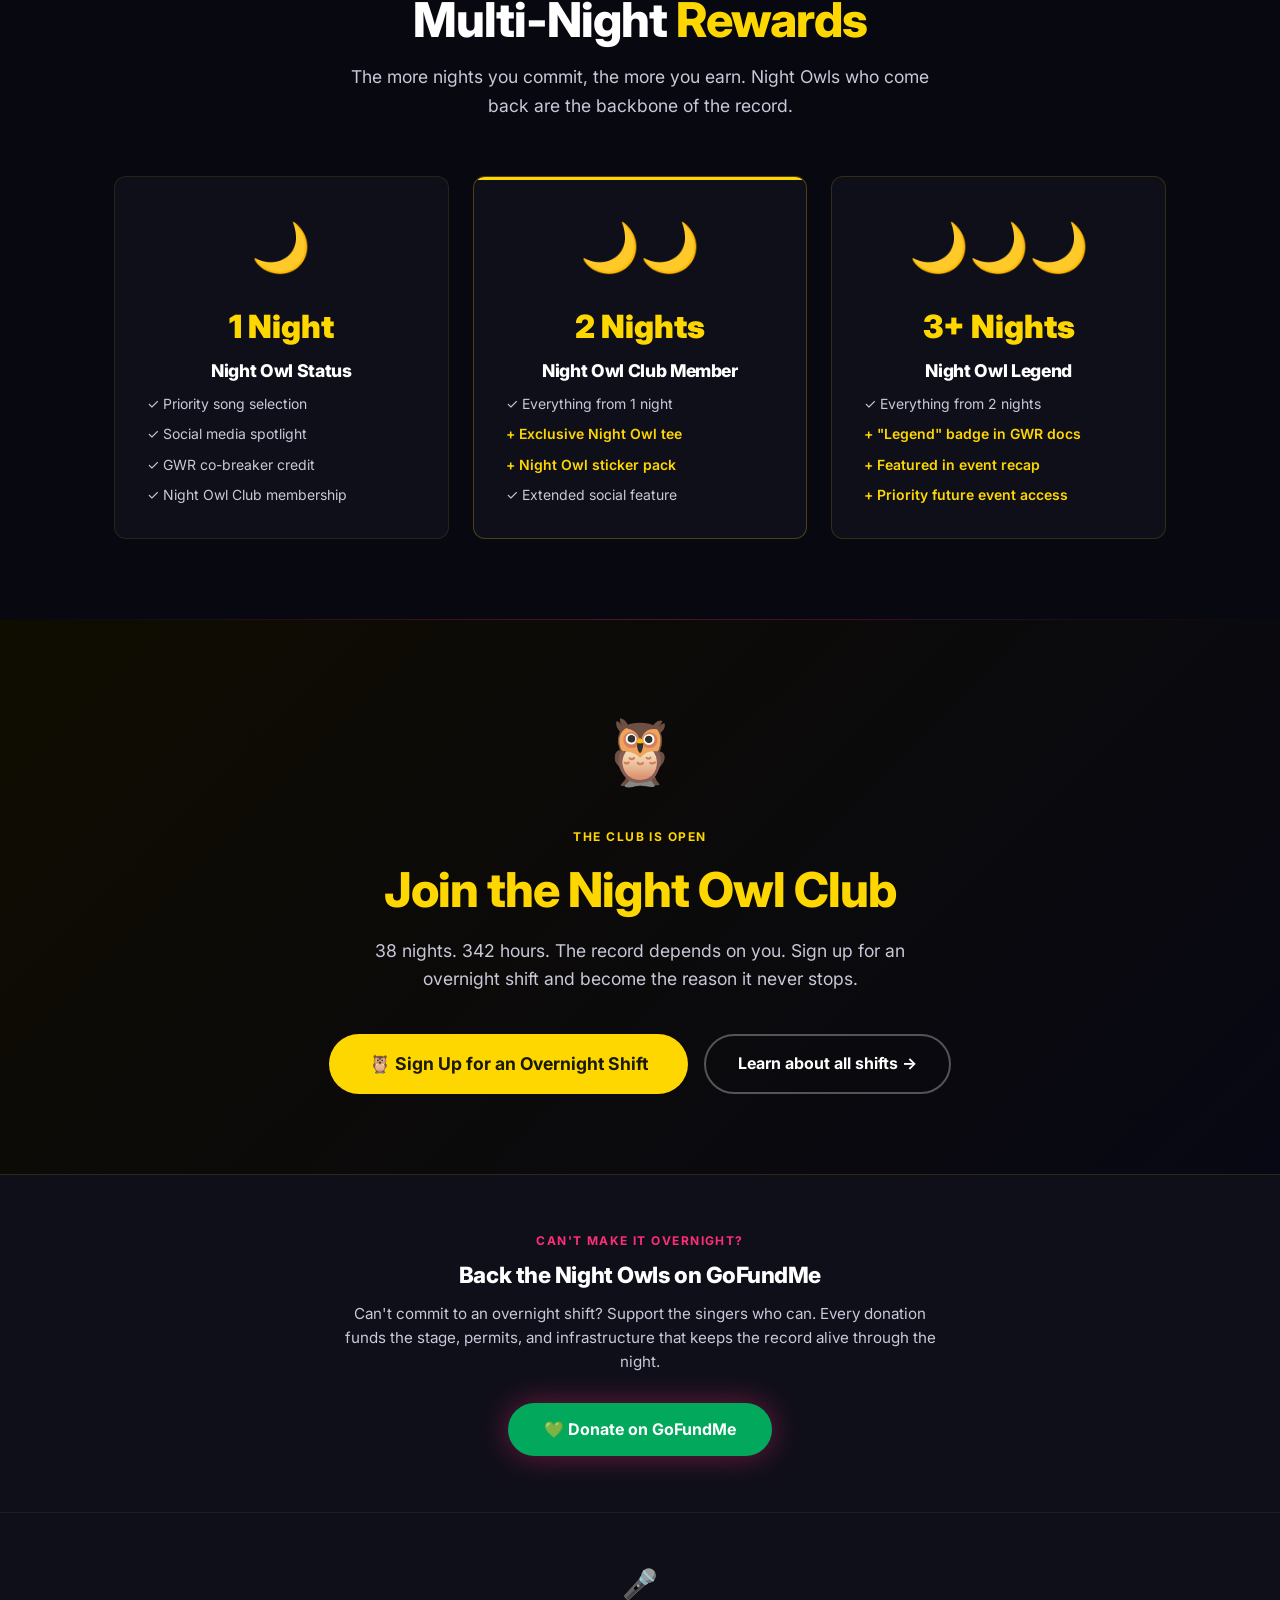
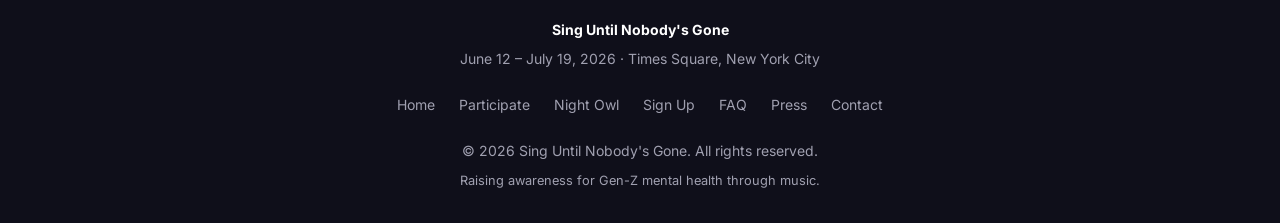
<file: night-owl.html>
<!DOCTYPE html>
<html lang="en">
<head>
  <meta charset="UTF-8">
  <meta name="viewport" content="width=device-width, initial-scale=1.0">
  <title>Night Owl Club — Sing Until Nobody's Gone</title>
  <meta name="description" content="The Night Owl Club — join the overnight singers keeping the Guinness World Record alive from 10pm to 7am in Times Square. Exclusive perks for the most critical shift.">
  <link rel="stylesheet" href="style.css">
  <link rel="preconnect" href="https://fonts.googleapis.com">
  <link href="https://fonts.googleapis.com/css2?family=Inter:wght@400;500;600;700;800;900&display=swap" rel="stylesheet">
  <style>
    .night-hero {
      min-height: 80vh;
      display: flex;
      align-items: center;
      position: relative;
      overflow: hidden;
      padding-top: 64px;
      background: linear-gradient(135deg, rgba(8,8,20,1) 0%, rgba(12,12,28,1) 100%);
    }
    .night-hero-bg {
      position: absolute;
      inset: 0;
      background:
        radial-gradient(ellipse 70% 60% at 30% 40%, rgba(255,215,0,0.08) 0%, transparent 60%),
        radial-gradient(ellipse 50% 50% at 80% 80%, rgba(0,212,255,0.05) 0%, transparent 60%);
    }
    .star-field {
      position: absolute;
      inset: 0;
      background-image:
        radial-gradient(1px 1px at 20% 30%, rgba(255,255,255,0.6) 0%, transparent 100%),
        radial-gradient(1px 1px at 60% 20%, rgba(255,255,255,0.4) 0%, transparent 100%),
        radial-gradient(1px 1px at 80% 60%, rgba(255,255,255,0.5) 0%, transparent 100%),
        radial-gradient(1px 1px at 40% 70%, rgba(255,255,255,0.3) 0%, transparent 100%),
        radial-gradient(1px 1px at 10% 80%, rgba(255,255,255,0.4) 0%, transparent 100%),
        radial-gradient(1.5px 1.5px at 70% 40%, rgba(255,255,255,0.5) 0%, transparent 100%),
        radial-gradient(1px 1px at 50% 50%, rgba(255,255,255,0.3) 0%, transparent 100%),
        radial-gradient(1px 1px at 90% 10%, rgba(255,255,255,0.6) 0%, transparent 100%);
    }
  </style>
</head>
<body>

<!-- NAV -->
<nav>
  <div class="nav-inner">
    <a class="nav-logo" href="index.html"><span class="mic">🎤</span> SUN</a>
    <ul class="nav-links" id="navLinks">
      <li><a href="index.html#about">About</a></li>
      <li><a href="participate.html">Participate</a></li>
      <li><a href="night-owl.html">Night Owl</a></li>
      <li><a href="index.html#merch">Merch</a></li>
      <li><a href="faq.html">FAQ</a></li>
      <li><a href="press.html">Press</a></li>
      <li><a href="signup.html" class="nav-cta">Sign Up to Sing</a></li>
    </ul>
    <button class="hamburger" id="hamburger" aria-label="Toggle menu">☰</button>
  </div>
</nav>

<!-- HERO -->
<section class="night-hero">
  <div class="night-hero-bg"></div>
  <div class="star-field"></div>
  <div class="container" style="position: relative; z-index: 1; text-align: center; padding: 60px 0;">
    <div class="hero-eyebrow" style="background: rgba(255,215,0,0.1); border-color: rgba(255,215,0,0.3); color: var(--gold);">
      🦉 The Night Owl Club
    </div>
    <h1 style="margin-bottom: 24px;">
      The Record Doesn't Sleep.<br>
      <span style="color: var(--gold); text-shadow: 0 0 40px rgba(255,215,0,0.4);">Neither Do We.</span>
    </h1>
    <p class="hero-sub">
      Every night from 10pm to 7am, a handful of singers keep the Guinness World Record alive.
      Without Night Owls, the record ends. Join the club that makes it possible.
    </p>
    <div class="hero-ctas">
      <a href="signup.html?block=nightowl&utm_source=night-owl-page&utm_medium=hero&utm_campaign=nightowl" class="btn btn-gold" style="font-size: 1.05rem; padding: 16px 40px;">
        🦉 Join the Night Owl Club
      </a>
      <a href="#why-it-matters" class="btn btn-outline">Why overnight matters →</a>
    </div>
    <div class="hero-stats">
      <div class="hero-stat">
        <div class="number" style="color: var(--gold);">10pm</div>
        <div class="desc">Shift Starts</div>
      </div>
      <div class="hero-stat">
        <div class="number" style="color: var(--gold);">7am</div>
        <div class="desc">Shift Ends</div>
      </div>
      <div class="hero-stat">
        <div class="number" style="color: var(--gold);">38</div>
        <div class="desc">Nights to Fill</div>
      </div>
      <div class="hero-stat">
        <div class="number" style="color: var(--gold);">4</div>
        <div class="desc">Exclusive Perks</div>
      </div>
    </div>
  </div>
</section>

<div class="divider"></div>

<!-- WHY IT MATTERS -->
<section id="why-it-matters" style="background: var(--bg);">
  <div class="container">
    <div class="grid-2" style="gap: 64px; align-items: center;">
      <div>
        <div class="label" style="color: var(--gold); margin-bottom: 16px;">Why Overnight Matters</div>
        <h2 style="margin-bottom: 24px;">The Most Critical <span style="color: var(--gold);">Shift</span></h2>
        <p style="margin-bottom: 16px; font-size: 1.05rem; line-height: 1.8;">
          A Guinness World Record for continuous karaoke means exactly that: <em>continuous</em>.
          Not mostly continuous. Not almost continuous.
        </p>
        <p style="margin-bottom: 16px; font-size: 1.05rem; line-height: 1.8;">
          Every hour of every night — from midnight to 6am — someone has to be on that stage singing.
          No exceptions.
        </p>
        <p style="margin-bottom: 16px; font-size: 1.05rem; line-height: 1.8;">
          Daytime shifts are easy to fill. Prime Time (2pm–10pm) practically sells itself — it's Times Square,
          it's sunny, there's a crowd. But the overnight shift is a different story.
        </p>
        <p style="margin-bottom: 24px; font-size: 1.05rem; line-height: 1.8;">
          The overnight shift (10pm–7am) is the hardest to fill and the most critical to the record.
          Without Night Owls, the record attempt doesn't just slow down.
          <strong style="color: var(--white); font-size: 1.1rem;">It ends.</strong>
        </p>
        <div style="background: rgba(255,215,0,0.06); border: 1px solid rgba(255,215,0,0.2); border-radius: 12px; padding: 20px;">
          <div style="font-weight: 700; color: var(--gold); margin-bottom: 8px;">The math:</div>
          <p style="font-size: 0.9rem; margin: 0;">38 nights × 9 hours per night = <strong style="color: var(--white);">342 overnight hours</strong> to fill. That's 152+ individual 2-hour slots that need real people. We need you.</p>
        </div>
      </div>
      <div>
        <div style="background: var(--bg2); border: 1px solid rgba(255,215,0,0.15); border-radius: 20px; padding: 40px;">
          <div class="label" style="color: var(--gold); margin-bottom: 20px;">Who are Night Owls?</div>
          <div style="display: flex; flex-direction: column; gap: 16px;">
            <div style="display: flex; gap: 16px; align-items: center;">
              <div style="font-size: 2rem; flex-shrink: 0;">🍺</div>
              <div>
                <div style="font-weight: 700; color: var(--white); margin-bottom: 4px;">Bar &amp; restaurant workers</div>
                <p style="font-size: 0.875rem; margin: 0;">Off at midnight, karaoke-comfortable, energy to spare.</p>
              </div>
            </div>
            <div style="display: flex; gap: 16px; align-items: center;">
              <div style="font-size: 2rem; flex-shrink: 0;">🏥</div>
              <div>
                <div style="font-weight: 700; color: var(--white); margin-bottom: 4px;">Healthcare night-shifters</div>
                <p style="font-size: 0.875rem; margin: 0;">You already have the schedule. Use it for something legendary.</p>
              </div>
            </div>
            <div style="display: flex; gap: 16px; align-items: center;">
              <div style="font-size: 2rem; flex-shrink: 0;">🎓</div>
              <div>
                <div style="font-weight: 700; color: var(--white); margin-bottom: 4px;">Students on summer break</div>
                <p style="font-size: 0.875rem; margin: 0;">No 8am class. No finals. Times Square at 3am is actually incredible.</p>
              </div>
            </div>
            <div style="display: flex; gap: 16px; align-items: center;">
              <div style="font-size: 2rem; flex-shrink: 0;">📱</div>
              <div>
                <div style="font-weight: 700; color: var(--white); margin-bottom: 4px;">Content creators</div>
                <p style="font-size: 0.875rem; margin: 0;">Times Square at 3am is a different world. Your footage will be unlike anything else.</p>
              </div>
            </div>
            <div style="display: flex; gap: 16px; align-items: center;">
              <div style="font-size: 2rem; flex-shrink: 0;">🎌</div>
              <div>
                <div style="font-weight: 700; color: var(--white); margin-bottom: 4px;">K-pop &amp; anime fans</div>
                <p style="font-size: 0.875rem; margin: 0;">Late-night events are your natural habitat. And we have the song catalog to match.</p>
              </div>
            </div>
            <div style="display: flex; gap: 16px; align-items: center;">
              <div style="font-size: 2rem; flex-shrink: 0;">🌙</div>
              <div>
                <div style="font-weight: 700; color: var(--white); margin-bottom: 4px;">Night owls by nature</div>
                <p style="font-size: 0.875rem; margin: 0;">Some people just don't sleep. This one's for you.</p>
              </div>
            </div>
          </div>
        </div>
      </div>
    </div>
  </div>
</section>

<div class="divider"></div>

<!-- PERKS -->
<section id="perks" style="background: var(--bg2);">
  <div class="container">
    <div class="section-header">
      <div class="label" style="color: var(--gold);">Night Owl Club Benefits</div>
      <h2>Exclusive Perks for <span style="color: var(--gold);">Night Owls</span></h2>
      <p>Because the people keeping this record alive overnight deserve more than a pat on the back.</p>
    </div>

    <div class="grid-2" style="gap: 24px; margin-bottom: 56px;">
      <div class="card" style="display: flex; gap: 24px; align-items: flex-start; padding: 28px; border-color: rgba(255,215,0,0.15);">
        <div style="font-size: 2.5rem; flex-shrink: 0;">🎵</div>
        <div>
          <h3 style="color: var(--gold); margin-bottom: 10px;">Priority Song Selection</h3>
          <p>Night Owls choose their songs before everyone else in the shift. You want to open with your all-time favorite? Done. No waiting, no compromises.</p>
          <p style="font-size: 0.85rem; margin-top: 8px; color: var(--gray);">Submit your song list during registration and it will be pre-loaded when you arrive.</p>
        </div>
      </div>
      <div class="card" style="display: flex; gap: 24px; align-items: flex-start; padding: 28px; border-color: rgba(255,215,0,0.15);">
        <div style="font-size: 2.5rem; flex-shrink: 0;">👕</div>
        <div>
          <h3 style="color: var(--gold); margin-bottom: 10px;">Exclusive Night Owl Merch</h3>
          <p>Complete 2 or more overnight shifts and receive the limited-edition Night Owl Club tee and sticker pack. Only Night Owls ever have this. Not available in any store.</p>
          <p style="font-size: 0.85rem; margin-top: 8px; color: var(--gray);">Merch mailed after the event. Estimated value: $40.</p>
        </div>
      </div>
      <div class="card" style="display: flex; gap: 24px; align-items: flex-start; padding: 28px; border-color: rgba(255,215,0,0.15);">
        <div style="font-size: 2.5rem; flex-shrink: 0;">📱</div>
        <div>
          <h3 style="color: var(--gold); margin-bottom: 10px;">Social Media Spotlight</h3>
          <p>Every overnight singer gets featured on the official SUN social accounts. We tell your story, share your performance, and tag you in. 38 nights of overnight content.</p>
          <p style="font-size: 0.85rem; margin-top: 8px; color: var(--gray);">Mention your handles during registration and we'll make sure you get credit.</p>
        </div>
      </div>
      <div class="card" style="display: flex; gap: 24px; align-items: flex-start; padding: 28px; border-color: rgba(255,215,0,0.15);">
        <div style="font-size: 2.5rem; flex-shrink: 0;">🏆</div>
        <div>
          <h3 style="color: var(--gold); margin-bottom: 10px;">GWR Co-Breaker Credit</h3>
          <p>Your name is permanently part of the Guinness World Record documentation. Every night you sing, the record holds because of you. Your name goes on the certificate.</p>
          <p style="font-size: 0.85rem; margin-top: 8px; color: var(--gray);">All participants are credited, but Night Owls get special acknowledgment in the GWR submission.</p>
        </div>
      </div>
    </div>

    <!-- Shift details -->
    <div style="background: rgba(255,215,0,0.04); border: 1px solid rgba(255,215,0,0.12); border-radius: 20px; padding: 48px; text-align: center;">
      <div class="label" style="color: var(--gold); margin-bottom: 20px;">Night Owl Shift Details</div>
      <div style="display: flex; gap: 40px; justify-content: center; flex-wrap: wrap; margin-bottom: 40px;">
        <div>
          <div style="font-size: 2.2rem; font-weight: 900; color: var(--gold);">10pm</div>
          <div style="font-size: 0.85rem; color: var(--gray);">Shift starts</div>
        </div>
        <div style="border-left: 1px solid rgba(255,255,255,0.08); margin: 0 4px;"></div>
        <div>
          <div style="font-size: 2.2rem; font-weight: 900; color: var(--gold);">7am</div>
          <div style="font-size: 0.85rem; color: var(--gray);">Shift ends</div>
        </div>
        <div style="border-left: 1px solid rgba(255,255,255,0.08); margin: 0 4px;"></div>
        <div>
          <div style="font-size: 2.2rem; font-weight: 900; color: var(--gold);">2 hrs</div>
          <div style="font-size: 0.85rem; color: var(--gray);">Your slot</div>
        </div>
        <div style="border-left: 1px solid rgba(255,255,255,0.08); margin: 0 4px;"></div>
        <div>
          <div style="font-size: 2.2rem; font-weight: 900; color: var(--gold);">Edison</div>
          <div style="font-size: 0.85rem; color: var(--gray);">Indoor venue</div>
        </div>
        <div style="border-left: 1px solid rgba(255,255,255,0.08); margin: 0 4px;"></div>
        <div>
          <div style="font-size: 2.2rem; font-weight: 900; color: var(--gold);">18+</div>
          <div style="font-size: 0.85rem; color: var(--gray);">Age requirement</div>
        </div>
      </div>
      <p style="max-width: 560px; margin: 0 auto 32px; font-size: 0.95rem; color: var(--gray-light);">
        Night Owl shifts take place at the Edison Hotel Ballroom (228 W 47th St), just off Times Square.
        Air-conditioned, fully equipped, and surrounded by fellow Night Owls keeping history alive.
      </p>
      <a href="signup.html?block=nightowl&utm_source=night-owl-page&utm_medium=cta&utm_campaign=nightowl"
         class="btn btn-gold" style="font-size: 1.05rem; padding: 16px 40px;">
        🦉 Join the Night Owl Club
      </a>
      <p style="font-size: 0.8rem; margin-top: 16px; color: var(--gray);">
        Already signed up for a daytime shift? You can add an overnight slot — Night Owl perks stack.
      </p>
    </div>
  </div>
</section>

<div class="divider"></div>

<!-- SPECIAL INCENTIVES -->
<section style="background: var(--bg);">
  <div class="container">
    <div class="section-header">
      <div class="label" style="color: var(--gold);">Go The Distance</div>
      <h2>Multi-Night <span style="color: var(--gold);">Rewards</span></h2>
      <p>The more nights you commit, the more you earn. Night Owls who come back are the backbone of the record.</p>
    </div>
    <div class="grid-3">
      <div class="card" style="text-align: center; padding: 32px; border-color: rgba(255,215,0,0.1);">
        <div style="font-size: 3rem; margin-bottom: 16px;">🌙</div>
        <div style="font-size: 2rem; font-weight: 900; color: var(--gold); margin-bottom: 8px;">1 Night</div>
        <h4 style="color: var(--white); margin-bottom: 12px;">Night Owl Status</h4>
        <ul style="list-style: none; padding: 0; text-align: left; display: flex; flex-direction: column; gap: 8px;">
          <li style="font-size: 0.875rem; color: var(--gray-light);">✓ Priority song selection</li>
          <li style="font-size: 0.875rem; color: var(--gray-light);">✓ Social media spotlight</li>
          <li style="font-size: 0.875rem; color: var(--gray-light);">✓ GWR co-breaker credit</li>
          <li style="font-size: 0.875rem; color: var(--gray-light);">✓ Night Owl Club membership</li>
        </ul>
      </div>
      <div class="card" style="text-align: center; padding: 32px; border-color: rgba(255,215,0,0.25); position: relative; overflow: hidden;">
        <div style="position: absolute; top: 0; left: 0; right: 0; height: 3px; background: var(--gold);"></div>
        <div style="font-size: 3rem; margin-bottom: 16px;">🌙🌙</div>
        <div style="font-size: 2rem; font-weight: 900; color: var(--gold); margin-bottom: 8px;">2 Nights</div>
        <h4 style="color: var(--white); margin-bottom: 12px;">Night Owl Club Member</h4>
        <ul style="list-style: none; padding: 0; text-align: left; display: flex; flex-direction: column; gap: 8px;">
          <li style="font-size: 0.875rem; color: var(--gray-light);">✓ Everything from 1 night</li>
          <li style="font-size: 0.875rem; color: var(--gold); font-weight: 600;">+ Exclusive Night Owl tee</li>
          <li style="font-size: 0.875rem; color: var(--gold); font-weight: 600;">+ Night Owl sticker pack</li>
          <li style="font-size: 0.875rem; color: var(--gray-light);">✓ Extended social feature</li>
        </ul>
      </div>
      <div class="card" style="text-align: center; padding: 32px; border-color: rgba(255,215,0,0.15);">
        <div style="font-size: 3rem; margin-bottom: 16px;">🌙🌙🌙</div>
        <div style="font-size: 2rem; font-weight: 900; color: var(--gold); margin-bottom: 8px;">3+ Nights</div>
        <h4 style="color: var(--white); margin-bottom: 12px;">Night Owl Legend</h4>
        <ul style="list-style: none; padding: 0; text-align: left; display: flex; flex-direction: column; gap: 8px;">
          <li style="font-size: 0.875rem; color: var(--gray-light);">✓ Everything from 2 nights</li>
          <li style="font-size: 0.875rem; color: var(--gold); font-weight: 600;">+ "Legend" badge in GWR docs</li>
          <li style="font-size: 0.875rem; color: var(--gold); font-weight: 600;">+ Featured in event recap</li>
          <li style="font-size: 0.875rem; color: var(--gold); font-weight: 600;">+ Priority future event access</li>
        </ul>
      </div>
    </div>
  </div>
</section>

<div class="divider"></div>

<!-- FINAL CTA -->
<section style="background: linear-gradient(135deg, rgba(15,12,0,1) 0%, rgba(8,8,20,1) 100%); text-align: center; padding: 80px 0;">
  <div class="container">
    <div style="font-size: 4rem; margin-bottom: 24px;">🦉</div>
    <div class="label" style="color: var(--gold); margin-bottom: 16px;">The Club is Open</div>
    <h2 style="margin-bottom: 20px; color: var(--gold);">Join the Night Owl Club</h2>
    <p style="max-width: 560px; margin: 0 auto 40px; font-size: 1.1rem;">
      38 nights. 342 hours. The record depends on you.
      Sign up for an overnight shift and become the reason it never stops.
    </p>
    <div style="display: flex; gap: 16px; justify-content: center; flex-wrap: wrap;">
      <a href="signup.html?block=nightowl&utm_source=night-owl-page&utm_medium=footer-cta&utm_campaign=nightowl"
         class="btn btn-gold" style="font-size: 1.1rem; padding: 16px 40px;">
        🦉 Sign Up for an Overnight Shift
      </a>
      <a href="participate.html" class="btn btn-outline">Learn about all shifts →</a>
    </div>
  </div>
</section>

<!-- GOFUNDME CTA — Night Owl supporters who want to back without singing.
     REMAINING STEP: Replace GOFUNDME_URL_HERE with the actual GoFundMe page URL.
     Example: https://www.gofundme.com/f/sing-until-nobodys-gone -->
<section style="background: var(--bg2); padding: 56px 0; text-align: center; border-top: 1px solid rgba(255,215,0,0.12);">
  <div class="container">
    <div style="max-width: 600px; margin: 0 auto;">
      <div class="label" style="color: var(--pink); margin-bottom: 12px;">Can't Make It Overnight?</div>
      <h3 style="margin-bottom: 14px; font-size: 1.4rem;">Back the Night Owls on GoFundMe</h3>
      <p style="color: var(--gray-light); font-size: 0.95rem; margin-bottom: 28px;">
        Can't commit to an overnight shift? Support the singers who can. Every donation funds the stage,
        permits, and infrastructure that keeps the record alive through the night.
      </p>
      <a href="GOFUNDME_URL_HERE?utm_source=night-owl-page&utm_medium=website&utm_campaign=gofundme-launch"
         class="btn btn-primary"
         style="font-size: 1rem; padding: 14px 36px; background: #02a95c; border-color: #02a95c;"
         target="_blank" rel="noopener">
        💚 Donate on GoFundMe
      </a>
    </div>
  </div>
</section>

<!-- FOOTER -->
<footer>
  <div class="container">
    <div style="font-size: 1.8rem; margin-bottom: 12px;">🎤</div>
    <p style="font-weight: 700; color: var(--white); margin-bottom: 6px;">Sing Until Nobody's Gone</p>
    <p style="margin-bottom: 24px;">June 12 – July 19, 2026 · Times Square, New York City</p>
    <div class="footer-links">
      <a href="index.html">Home</a>
      <a href="participate.html">Participate</a>
      <a href="night-owl.html">Night Owl</a>
      <a href="signup.html">Sign Up</a>
      <a href="faq.html">FAQ</a>
      <a href="press.html">Press</a>
      <a href="mailto:hello@sungclub.com">Contact</a>
    </div>
    <p>© 2026 Sing Until Nobody's Gone. All rights reserved.</p>
    <p style="margin-top: 8px; font-size: 0.8rem;">Raising awareness for Gen-Z mental health through music.</p>
  </div>
</footer>

<script>
  document.getElementById('hamburger').addEventListener('click', function() {
    document.getElementById('navLinks').classList.toggle('open');
  });
</script>
</body>
</html>
</file>
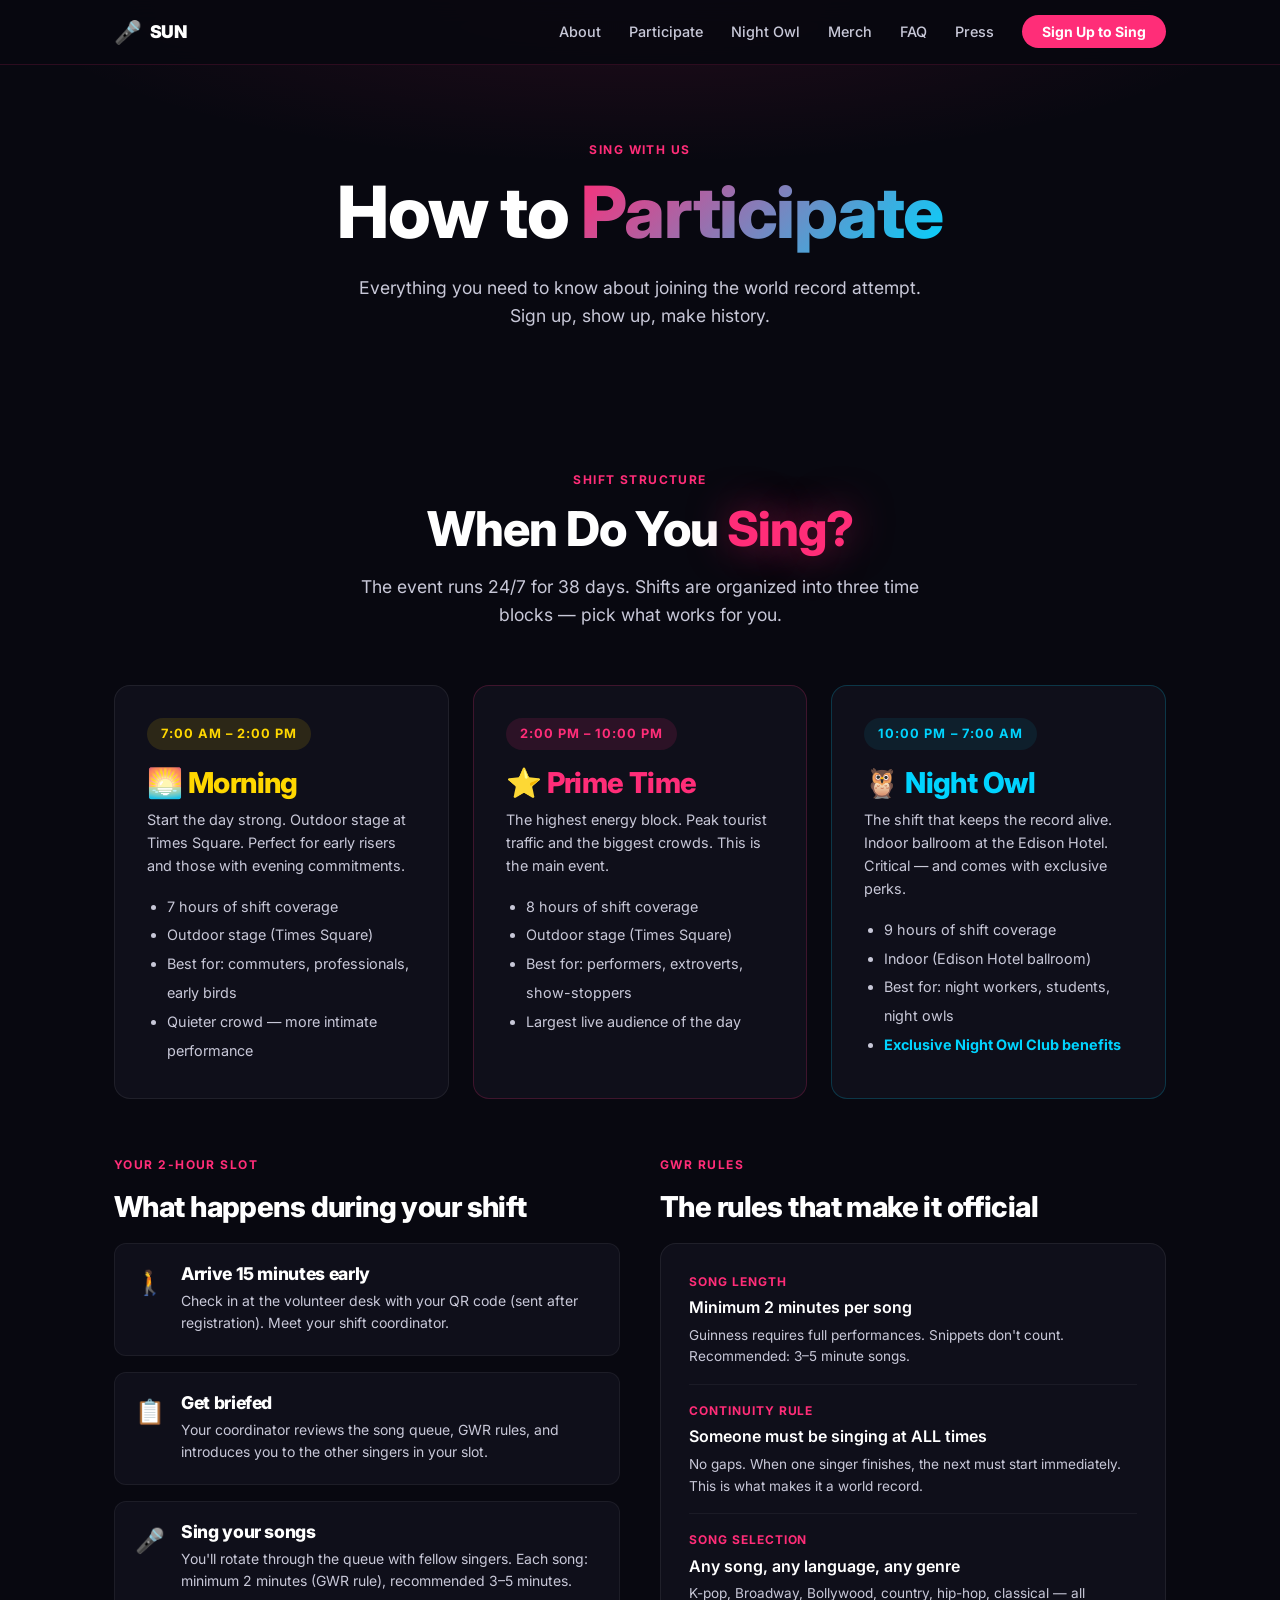
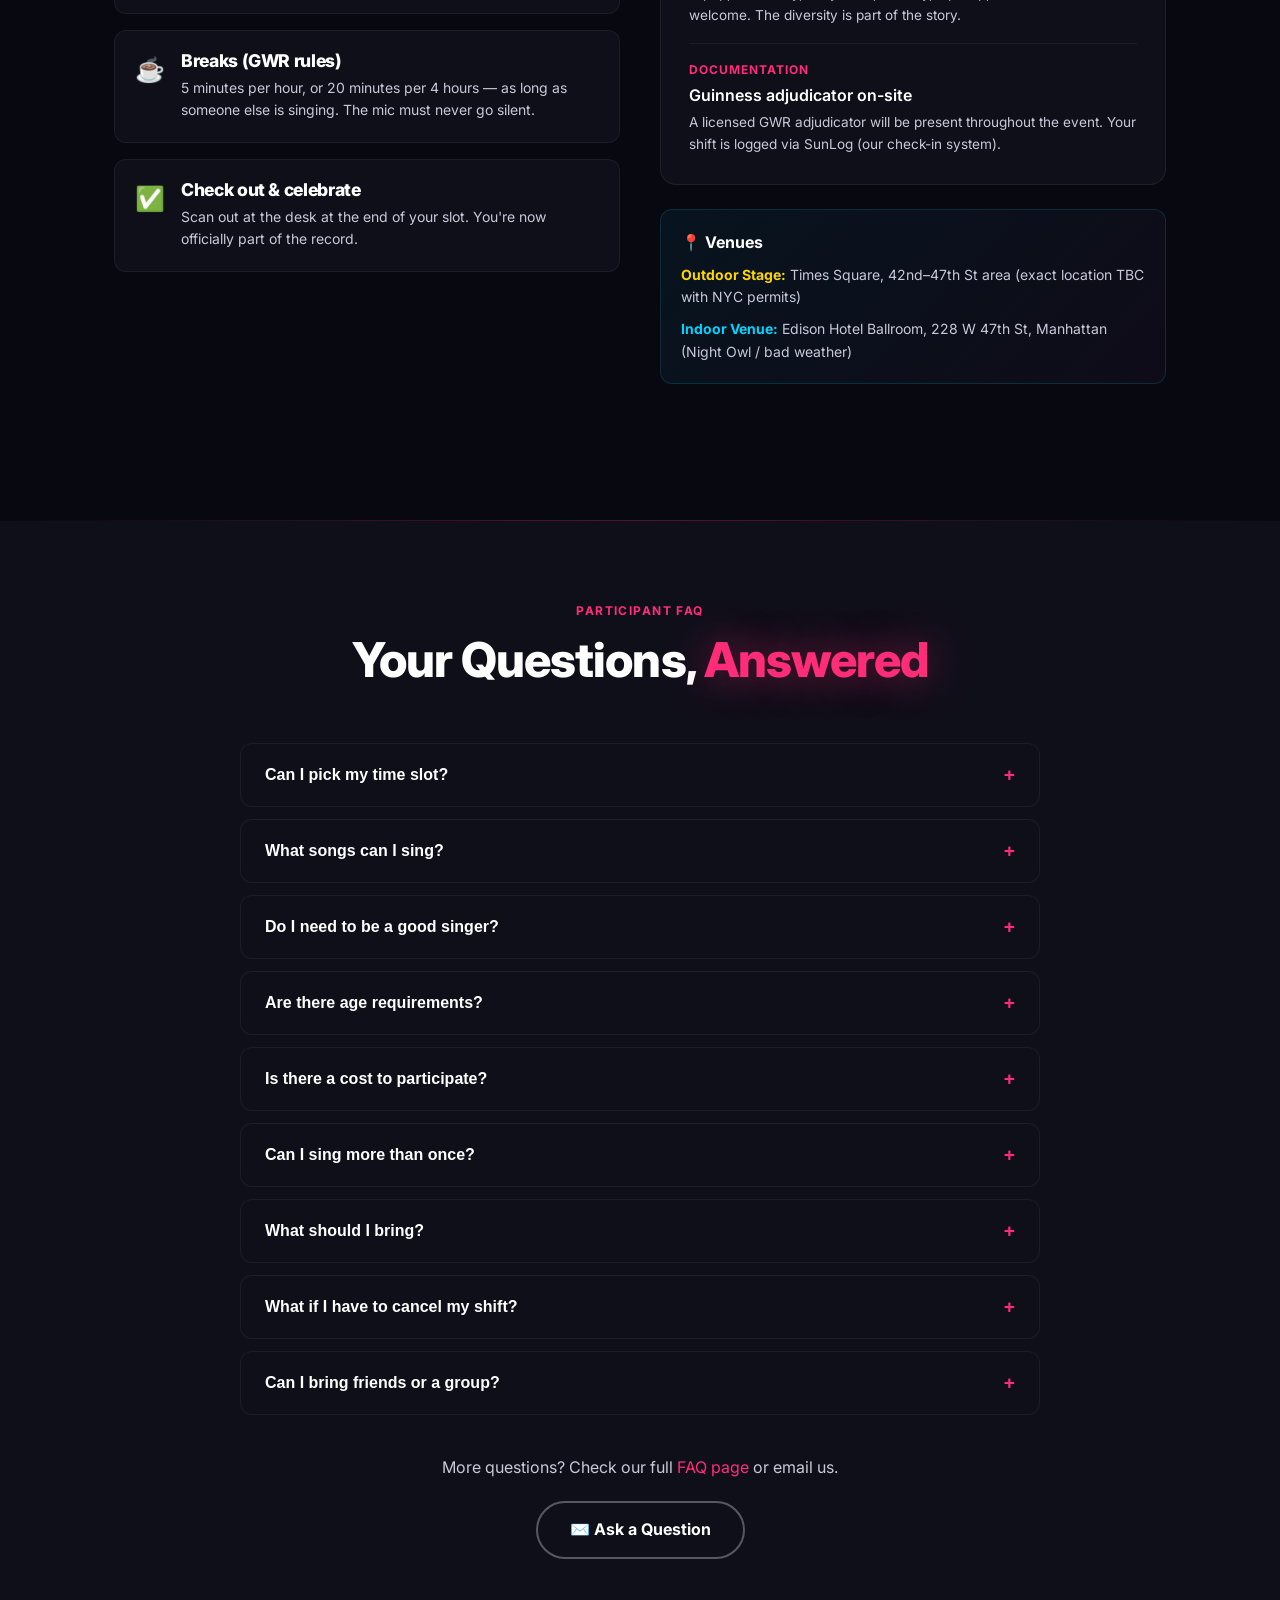
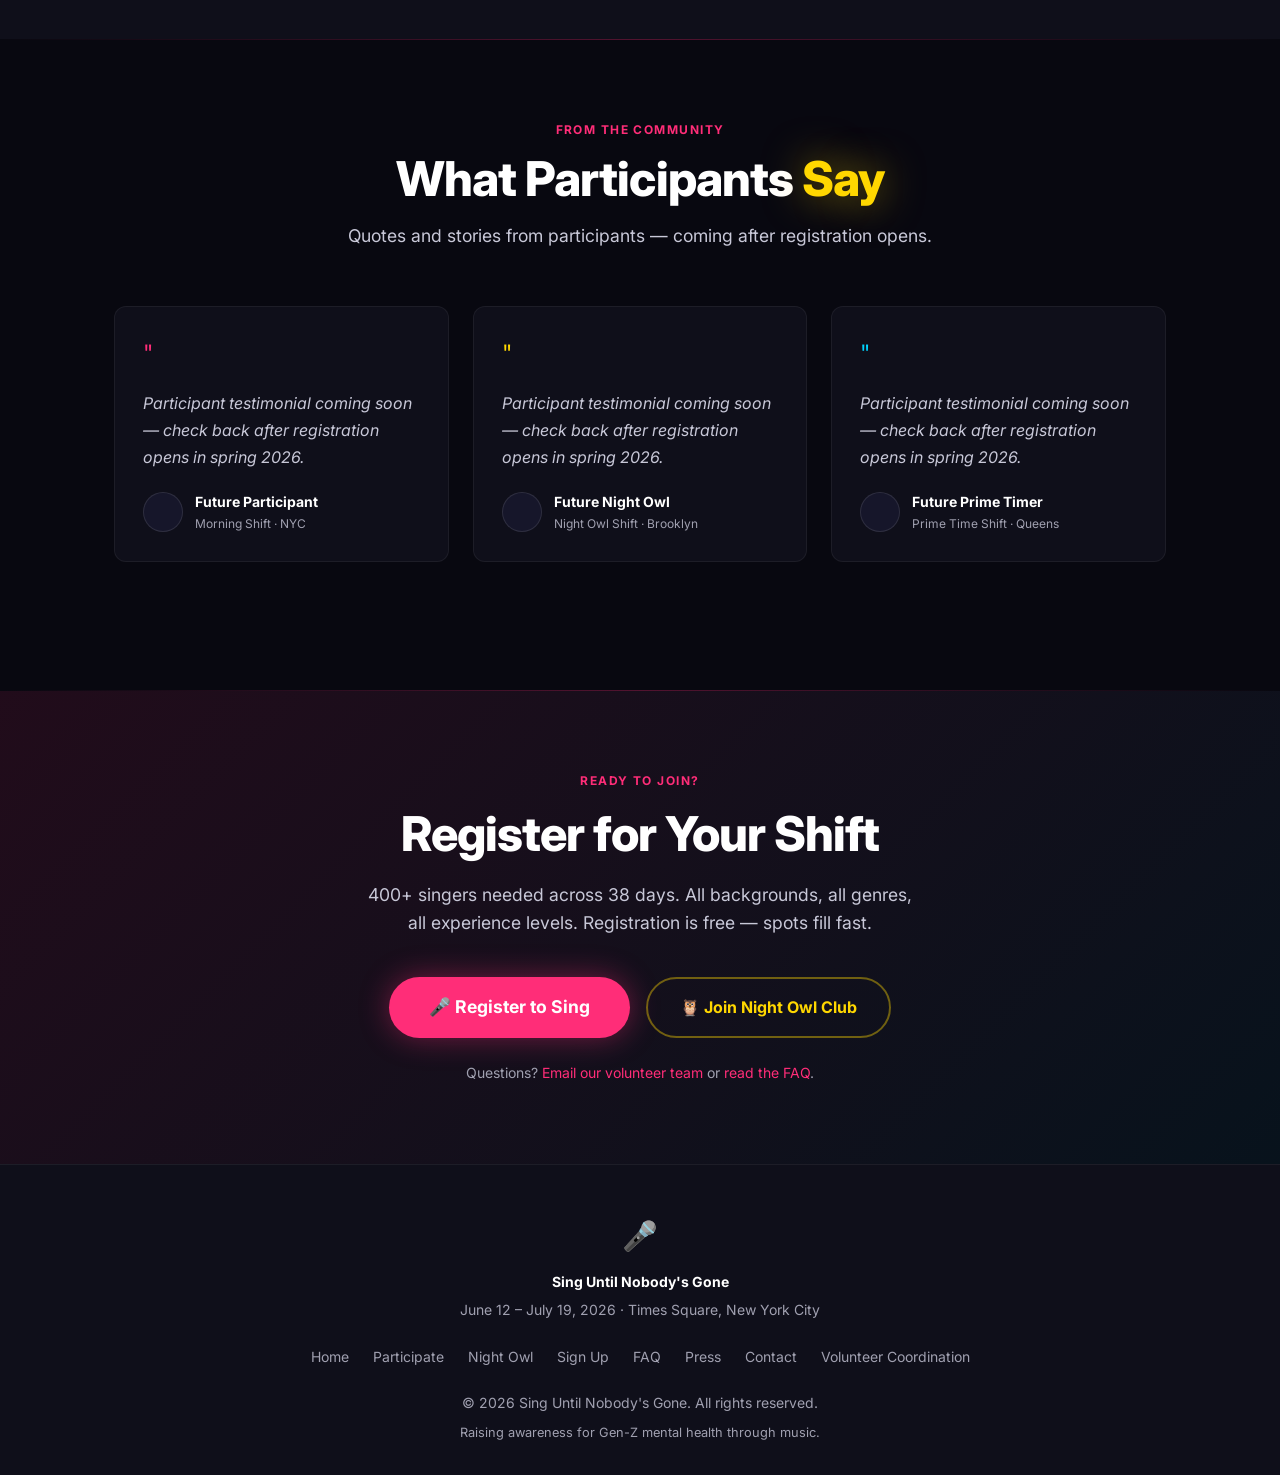
<file: participate.html>
<!DOCTYPE html>
<html lang="en">
<head>
  <meta charset="UTF-8">
  <meta name="viewport" content="width=device-width, initial-scale=1.0">
  <title>Participate — Sing Until Nobody's Gone</title>
  <meta name="description" content="Everything you need to know about singing in the Sing Until Nobody's Gone world record attempt. Shift structure, what to expect, FAQ, and how to register.">
  <link rel="stylesheet" href="style.css">
  <link rel="preconnect" href="https://fonts.googleapis.com">
  <link href="https://fonts.googleapis.com/css2?family=Inter:wght@400;500;600;700;800;900&display=swap" rel="stylesheet">
</head>
<body>

<!-- NAV -->
<nav>
  <div class="nav-inner">
    <a class="nav-logo" href="index.html"><span class="mic">🎤</span> SUN</a>
    <ul class="nav-links" id="navLinks">
      <li><a href="index.html#about">About</a></li>
      <li><a href="participate.html">Participate</a></li>
      <li><a href="night-owl.html">Night Owl</a></li>
      <li><a href="index.html#merch">Merch</a></li>
      <li><a href="faq.html">FAQ</a></li>
      <li><a href="press.html">Press</a></li>
      <li><a href="signup.html" class="nav-cta">Sign Up to Sing</a></li>
    </ul>
    <button class="hamburger" id="hamburger" aria-label="Toggle menu">☰</button>
  </div>
</nav>

<!-- PAGE HERO -->
<div class="page-hero">
  <div class="container">
    <div class="label">Sing With Us</div>
    <h1>How to <span class="gradient-text">Participate</span></h1>
    <p>Everything you need to know about joining the world record attempt. Sign up, show up, make history.</p>
  </div>
</div>

<!-- SHIFT STRUCTURE -->
<section id="shifts" style="background: var(--bg);">
  <div class="container">
    <div class="section-header">
      <div class="label">Shift Structure</div>
      <h2>When Do You <span class="glow-pink">Sing?</span></h2>
      <p>The event runs 24/7 for 38 days. Shifts are organized into three time blocks — pick what works for you.</p>
    </div>

    <div class="grid-3" style="margin-bottom: 56px;">
      <div class="shift-card">
        <div class="shift-time" style="background: rgba(255,215,0,0.12); color: var(--gold);">7:00 AM – 2:00 PM</div>
        <h3 style="color: var(--gold);">🌅 Morning</h3>
        <p style="margin-bottom: 16px; font-size: 0.9rem;">Start the day strong. Outdoor stage at Times Square. Perfect for early risers and those with evening commitments.</p>
        <ul>
          <li>7 hours of shift coverage</li>
          <li>Outdoor stage (Times Square)</li>
          <li>Best for: commuters, professionals, early birds</li>
          <li>Quieter crowd — more intimate performance</li>
        </ul>
      </div>
      <div class="shift-card" style="border-color: rgba(255,45,120,0.2);">
        <div class="shift-time" style="background: rgba(255,45,120,0.12); color: var(--pink);">2:00 PM – 10:00 PM</div>
        <h3 style="color: var(--pink);">⭐ Prime Time</h3>
        <p style="margin-bottom: 16px; font-size: 0.9rem;">The highest energy block. Peak tourist traffic and the biggest crowds. This is the main event.</p>
        <ul>
          <li>8 hours of shift coverage</li>
          <li>Outdoor stage (Times Square)</li>
          <li>Best for: performers, extroverts, show-stoppers</li>
          <li>Largest live audience of the day</li>
        </ul>
      </div>
      <div class="shift-card" style="border-color: rgba(0,212,255,0.2);">
        <div class="shift-time" style="background: rgba(0,212,255,0.08); color: var(--blue);">10:00 PM – 7:00 AM</div>
        <h3 style="color: var(--blue);">🦉 Night Owl</h3>
        <p style="margin-bottom: 16px; font-size: 0.9rem;">The shift that keeps the record alive. Indoor ballroom at the Edison Hotel. Critical — and comes with exclusive perks.</p>
        <ul>
          <li>9 hours of shift coverage</li>
          <li>Indoor (Edison Hotel ballroom)</li>
          <li>Best for: night workers, students, night owls</li>
          <li><strong style="color: var(--blue);">Exclusive Night Owl Club benefits</strong></li>
        </ul>
      </div>
    </div>

    <!-- Shift mechanics -->
    <div class="grid-2" style="align-items: start; gap: 40px; margin-bottom: 56px;">
      <div>
        <div class="label" style="margin-bottom: 16px;">Your 2-Hour Slot</div>
        <h3 style="margin-bottom: 20px;">What happens during your shift</h3>
        <div style="display: flex; flex-direction: column; gap: 16px;">
          <div class="card" style="display: flex; gap: 16px; align-items: flex-start; padding: 20px;">
            <div style="font-size: 1.5rem; flex-shrink: 0;">🚶</div>
            <div>
              <h4 style="color: var(--white); margin-bottom: 6px;">Arrive 15 minutes early</h4>
              <p style="font-size: 0.875rem; margin: 0;">Check in at the volunteer desk with your QR code (sent after registration). Meet your shift coordinator.</p>
            </div>
          </div>
          <div class="card" style="display: flex; gap: 16px; align-items: flex-start; padding: 20px;">
            <div style="font-size: 1.5rem; flex-shrink: 0;">📋</div>
            <div>
              <h4 style="color: var(--white); margin-bottom: 6px;">Get briefed</h4>
              <p style="font-size: 0.875rem; margin: 0;">Your coordinator reviews the song queue, GWR rules, and introduces you to the other singers in your slot.</p>
            </div>
          </div>
          <div class="card" style="display: flex; gap: 16px; align-items: flex-start; padding: 20px;">
            <div style="font-size: 1.5rem; flex-shrink: 0;">🎤</div>
            <div>
              <h4 style="color: var(--white); margin-bottom: 6px;">Sing your songs</h4>
              <p style="font-size: 0.875rem; margin: 0;">You'll rotate through the queue with fellow singers. Each song: minimum 2 minutes (GWR rule), recommended 3–5 minutes.</p>
            </div>
          </div>
          <div class="card" style="display: flex; gap: 16px; align-items: flex-start; padding: 20px;">
            <div style="font-size: 1.5rem; flex-shrink: 0;">☕</div>
            <div>
              <h4 style="color: var(--white); margin-bottom: 6px;">Breaks (GWR rules)</h4>
              <p style="font-size: 0.875rem; margin: 0;">5 minutes per hour, or 20 minutes per 4 hours — as long as someone else is singing. The mic must never go silent.</p>
            </div>
          </div>
          <div class="card" style="display: flex; gap: 16px; align-items: flex-start; padding: 20px;">
            <div style="font-size: 1.5rem; flex-shrink: 0;">✅</div>
            <div>
              <h4 style="color: var(--white); margin-bottom: 6px;">Check out &amp; celebrate</h4>
              <p style="font-size: 0.875rem; margin: 0;">Scan out at the desk at the end of your slot. You're now officially part of the record.</p>
            </div>
          </div>
        </div>
      </div>

      <div>
        <div class="label" style="margin-bottom: 16px;">GWR Rules</div>
        <h3 style="margin-bottom: 20px;">The rules that make it official</h3>
        <div style="background: var(--bg2); border: 1px solid rgba(255,255,255,0.07); border-radius: 16px; padding: 28px; margin-bottom: 24px;">
          <div style="display: flex; flex-direction: column; gap: 16px;">
            <div>
              <div style="font-size: 0.75rem; font-weight: 700; text-transform: uppercase; letter-spacing: 0.08em; color: var(--pink); margin-bottom: 4px;">Song Length</div>
              <div style="color: var(--white); font-weight: 600;">Minimum 2 minutes per song</div>
              <p style="font-size: 0.85rem; margin-top: 4px;">Guinness requires full performances. Snippets don't count. Recommended: 3–5 minute songs.</p>
            </div>
            <div style="border-top: 1px solid rgba(255,255,255,0.05); padding-top: 16px;">
              <div style="font-size: 0.75rem; font-weight: 700; text-transform: uppercase; letter-spacing: 0.08em; color: var(--pink); margin-bottom: 4px;">Continuity Rule</div>
              <div style="color: var(--white); font-weight: 600;">Someone must be singing at ALL times</div>
              <p style="font-size: 0.85rem; margin-top: 4px;">No gaps. When one singer finishes, the next must start immediately. This is what makes it a world record.</p>
            </div>
            <div style="border-top: 1px solid rgba(255,255,255,0.05); padding-top: 16px;">
              <div style="font-size: 0.75rem; font-weight: 700; text-transform: uppercase; letter-spacing: 0.08em; color: var(--pink); margin-bottom: 4px;">Song Selection</div>
              <div style="color: var(--white); font-weight: 600;">Any song, any language, any genre</div>
              <p style="font-size: 0.85rem; margin-top: 4px;">K-pop, Broadway, Bollywood, country, hip-hop, classical — all welcome. The diversity is part of the story.</p>
            </div>
            <div style="border-top: 1px solid rgba(255,255,255,0.05); padding-top: 16px;">
              <div style="font-size: 0.75rem; font-weight: 700; text-transform: uppercase; letter-spacing: 0.08em; color: var(--pink); margin-bottom: 4px;">Documentation</div>
              <div style="color: var(--white); font-weight: 600;">Guinness adjudicator on-site</div>
              <p style="font-size: 0.85rem; margin-top: 4px;">A licensed GWR adjudicator will be present throughout the event. Your shift is logged via SunLog (our check-in system).</p>
            </div>
          </div>
        </div>

        <div style="background: linear-gradient(135deg, rgba(0,212,255,0.06), rgba(155,89,182,0.05)); border: 1px solid rgba(0,212,255,0.15); border-radius: 12px; padding: 20px;">
          <div style="font-weight: 700; color: var(--white); margin-bottom: 8px;">📍 Venues</div>
          <div style="display: flex; flex-direction: column; gap: 10px; font-size: 0.875rem;">
            <div><span style="color: var(--gold); font-weight: 700;">Outdoor Stage:</span> <span style="color: var(--gray-light);">Times Square, 42nd–47th St area (exact location TBC with NYC permits)</span></div>
            <div><span style="color: var(--blue); font-weight: 700;">Indoor Venue:</span> <span style="color: var(--gray-light);">Edison Hotel Ballroom, 228 W 47th St, Manhattan (Night Owl / bad weather)</span></div>
          </div>
        </div>
      </div>
    </div>
  </div>
</section>

<div class="divider"></div>

<!-- PARTICIPANT FAQ -->
<section id="participant-faq" style="background: var(--bg2);">
  <div class="container">
    <div class="section-header">
      <div class="label">Participant FAQ</div>
      <h2>Your Questions, <span class="glow-pink">Answered</span></h2>
    </div>

    <div class="faq-list">
      <div class="faq-item">
        <button class="faq-question">Can I pick my time slot?
          <span class="faq-icon">+</span>
        </button>
        <div class="faq-answer">
          <p>Yes — you'll indicate your preferred shift block (Morning, Prime Time, or Night Owl) and preferred dates during registration. We'll do our best to match your preferences. Final shift assignments are confirmed in May 2026 via email. If your preferred block is full, we'll reach out to find an alternative that works for you.</p>
        </div>
      </div>

      <div class="faq-item">
        <button class="faq-question">What songs can I sing?
          <span class="faq-icon">+</span>
        </button>
        <div class="faq-answer">
          <p>Anything you want! K-pop, Broadway, classic rock, hip-hop, Bollywood, country, opera — all genres and all languages are welcome. The only requirement is that songs are at least 2 minutes long (per Guinness World Records rules). You'll submit your song choices during registration so we can have the backing tracks ready.</p>
        </div>
      </div>

      <div class="faq-item">
        <button class="faq-question">Do I need to be a good singer?
          <span class="faq-icon">+</span>
        </button>
        <div class="faq-answer">
          <p>Absolutely not. This is karaoke, not American Idol. We welcome singers of every skill level — first-timers, shower singers, tone-deaf enthusiasts, and seasoned performers alike. The world record is about community and continuity, not perfection. If you can hold a microphone and make noise for 2 hours, you qualify.</p>
        </div>
      </div>

      <div class="faq-item">
        <button class="faq-question">Are there age requirements?
          <span class="faq-icon">+</span>
        </button>
        <div class="faq-answer">
          <p>Participants must be at least 16 years old. Singers aged 16–17 require a signed parental consent form (available during registration and at check-in). There is no upper age limit — we actively welcome older singers, especially for daytime Morning shifts. The night shifts (10pm–7am) are 18+ only.</p>
        </div>
      </div>

      <div class="faq-item">
        <button class="faq-question">Is there a cost to participate?
          <span class="faq-icon">+</span>
        </button>
        <div class="faq-answer">
          <p>Zero cost. Singing is completely free. This is a volunteer event — you're the reason the record happens. We provide the stage, the sound system, the backing tracks, and the crowd. You just bring your voice.</p>
        </div>
      </div>

      <div class="faq-item">
        <button class="faq-question">Can I sing more than once?
          <span class="faq-icon">+</span>
        </button>
        <div class="faq-answer">
          <p>Yes! You can sign up for multiple shifts across different days. Night Owl singers who complete 2+ shifts unlock the exclusive Night Owl Club merch. Some participants are planning to come back every week. The more, the better — we need 400+ singers total across 38 days.</p>
        </div>
      </div>

      <div class="faq-item">
        <button class="faq-question">What should I bring?
          <span class="faq-icon">+</span>
        </button>
        <div class="faq-answer">
          <p>Your registration QR code (we'll email it to you), a valid photo ID for check-in, comfortable clothes (you'll be standing and performing), and water. For outdoor shifts, dress for the weather — it's June/July in NYC, so expect heat. The Night Owl indoor venue is air-conditioned, so bring a light layer.</p>
        </div>
      </div>

      <div class="faq-item">
        <button class="faq-question">What if I have to cancel my shift?
          <span class="faq-icon">+</span>
        </button>
        <div class="faq-answer">
          <p>Life happens. If you need to cancel, please email volunteers@sungclub.com as early as possible so we can fill your slot. We maintain a backup singer roster specifically for last-minute cancellations — but the earlier you let us know, the easier it is for everyone. Repeated no-shows (without notice) may affect your ability to register for future shifts.</p>
        </div>
      </div>

      <div class="faq-item">
        <button class="faq-question">Can I bring friends or a group?
          <span class="faq-icon">+</span>
        </button>
        <div class="faq-answer">
          <p>Yes, and we love it! Group sign-ups are welcome — just have each person register individually and note in the comments that you're part of a group. We'll try to schedule you on the same shift. For groups of 10+, email volunteers@sungclub.com for coordinated group registration.</p>
        </div>
      </div>
    </div>

    <div style="text-align: center; margin-top: 40px;">
      <p style="margin-bottom: 20px;">More questions? Check our full <a href="faq.html">FAQ page</a> or email us.</p>
      <a href="mailto:volunteers@sungclub.com" class="btn btn-outline">✉️ Ask a Question</a>
    </div>
  </div>
</section>

<div class="divider"></div>

<!-- TESTIMONIALS (placeholder) -->
<section style="background: var(--bg);">
  <div class="container">
    <div class="section-header">
      <div class="label">From the Community</div>
      <h2>What Participants <span class="glow-gold">Say</span></h2>
      <p>Quotes and stories from participants — coming after registration opens.</p>
    </div>

    <div class="grid-3" style="margin-bottom: 48px;">
      <div class="card" style="padding: 28px;">
        <div style="font-size: 1.5rem; color: var(--pink); margin-bottom: 16px;">"</div>
        <p style="font-style: italic; color: var(--gray-light); margin-bottom: 20px; line-height: 1.7;">Participant testimonial coming soon — check back after registration opens in spring 2026.</p>
        <div style="display: flex; align-items: center; gap: 12px;">
          <div style="width: 40px; height: 40px; border-radius: 50%; background: var(--bg3); border: 1px solid rgba(255,255,255,0.1);"></div>
          <div>
            <div style="font-weight: 700; font-size: 0.875rem; color: var(--white);">Future Participant</div>
            <div style="font-size: 0.75rem; color: var(--gray);">Morning Shift · NYC</div>
          </div>
        </div>
      </div>
      <div class="card" style="padding: 28px;">
        <div style="font-size: 1.5rem; color: var(--gold); margin-bottom: 16px;">"</div>
        <p style="font-style: italic; color: var(--gray-light); margin-bottom: 20px; line-height: 1.7;">Participant testimonial coming soon — check back after registration opens in spring 2026.</p>
        <div style="display: flex; align-items: center; gap: 12px;">
          <div style="width: 40px; height: 40px; border-radius: 50%; background: var(--bg3); border: 1px solid rgba(255,255,255,0.1);"></div>
          <div>
            <div style="font-weight: 700; font-size: 0.875rem; color: var(--white);">Future Night Owl</div>
            <div style="font-size: 0.75rem; color: var(--gray);">Night Owl Shift · Brooklyn</div>
          </div>
        </div>
      </div>
      <div class="card" style="padding: 28px;">
        <div style="font-size: 1.5rem; color: var(--blue); margin-bottom: 16px;">"</div>
        <p style="font-style: italic; color: var(--gray-light); margin-bottom: 20px; line-height: 1.7;">Participant testimonial coming soon — check back after registration opens in spring 2026.</p>
        <div style="display: flex; align-items: center; gap: 12px;">
          <div style="width: 40px; height: 40px; border-radius: 50%; background: var(--bg3); border: 1px solid rgba(255,255,255,0.1);"></div>
          <div>
            <div style="font-weight: 700; font-size: 0.875rem; color: var(--white);">Future Prime Timer</div>
            <div style="font-size: 0.75rem; color: var(--gray);">Prime Time Shift · Queens</div>
          </div>
        </div>
      </div>
    </div>
  </div>
</section>

<div class="divider"></div>

<!-- REGISTRATION CTA -->
<section style="background: linear-gradient(135deg, rgba(255,45,120,0.1) 0%, rgba(0,212,255,0.05) 100%); text-align: center; padding: 80px 0;">
  <div class="container">
    <div class="label" style="margin-bottom: 16px;">Ready to Join?</div>
    <h2 style="margin-bottom: 20px;">Register for Your Shift</h2>
    <p style="max-width: 560px; margin: 0 auto 40px; font-size: 1.1rem;">
      400+ singers needed across 38 days. All backgrounds, all genres, all experience levels.
      Registration is free — spots fill fast.
    </p>
    <div style="display: flex; gap: 16px; justify-content: center; flex-wrap: wrap;">
      <a href="signup.html" class="btn btn-primary" style="font-size: 1.1rem; padding: 16px 40px;">🎤 Register to Sing</a>
      <a href="night-owl.html" class="btn btn-outline" style="border-color: rgba(255,215,0,0.4); color: var(--gold);">🦉 Join Night Owl Club</a>
    </div>
    <p style="margin-top: 24px; font-size: 0.875rem; color: var(--gray);">
      Questions? <a href="mailto:volunteers@sungclub.com">Email our volunteer team</a> or <a href="faq.html">read the FAQ</a>.
    </p>
  </div>
</section>

<!-- FOOTER -->
<footer>
  <div class="container">
    <div style="font-size: 1.8rem; margin-bottom: 12px;">🎤</div>
    <p style="font-weight: 700; color: var(--white); margin-bottom: 6px;">Sing Until Nobody's Gone</p>
    <p style="margin-bottom: 24px;">June 12 – July 19, 2026 · Times Square, New York City</p>
    <div class="footer-links">
      <a href="index.html">Home</a>
      <a href="participate.html">Participate</a>
      <a href="night-owl.html">Night Owl</a>
      <a href="signup.html">Sign Up</a>
      <a href="faq.html">FAQ</a>
      <a href="press.html">Press</a>
      <a href="mailto:hello@sungclub.com">Contact</a>
      <a href="mailto:volunteers@sungclub.com">Volunteer Coordination</a>
    </div>
    <p>© 2026 Sing Until Nobody's Gone. All rights reserved.</p>
    <p style="margin-top: 8px; font-size: 0.8rem;">Raising awareness for Gen-Z mental health through music.</p>
  </div>
</footer>

<script>
  document.getElementById('hamburger').addEventListener('click', function() {
    document.getElementById('navLinks').classList.toggle('open');
  });
  document.querySelectorAll('.faq-question').forEach(function(btn) {
    btn.addEventListener('click', function() {
      var item = this.closest('.faq-item');
      var isOpen = item.classList.contains('open');
      document.querySelectorAll('.faq-item').forEach(function(i) { i.classList.remove('open'); });
      if (!isOpen) item.classList.add('open');
    });
  });
</script>
</body>
</html>
</file>
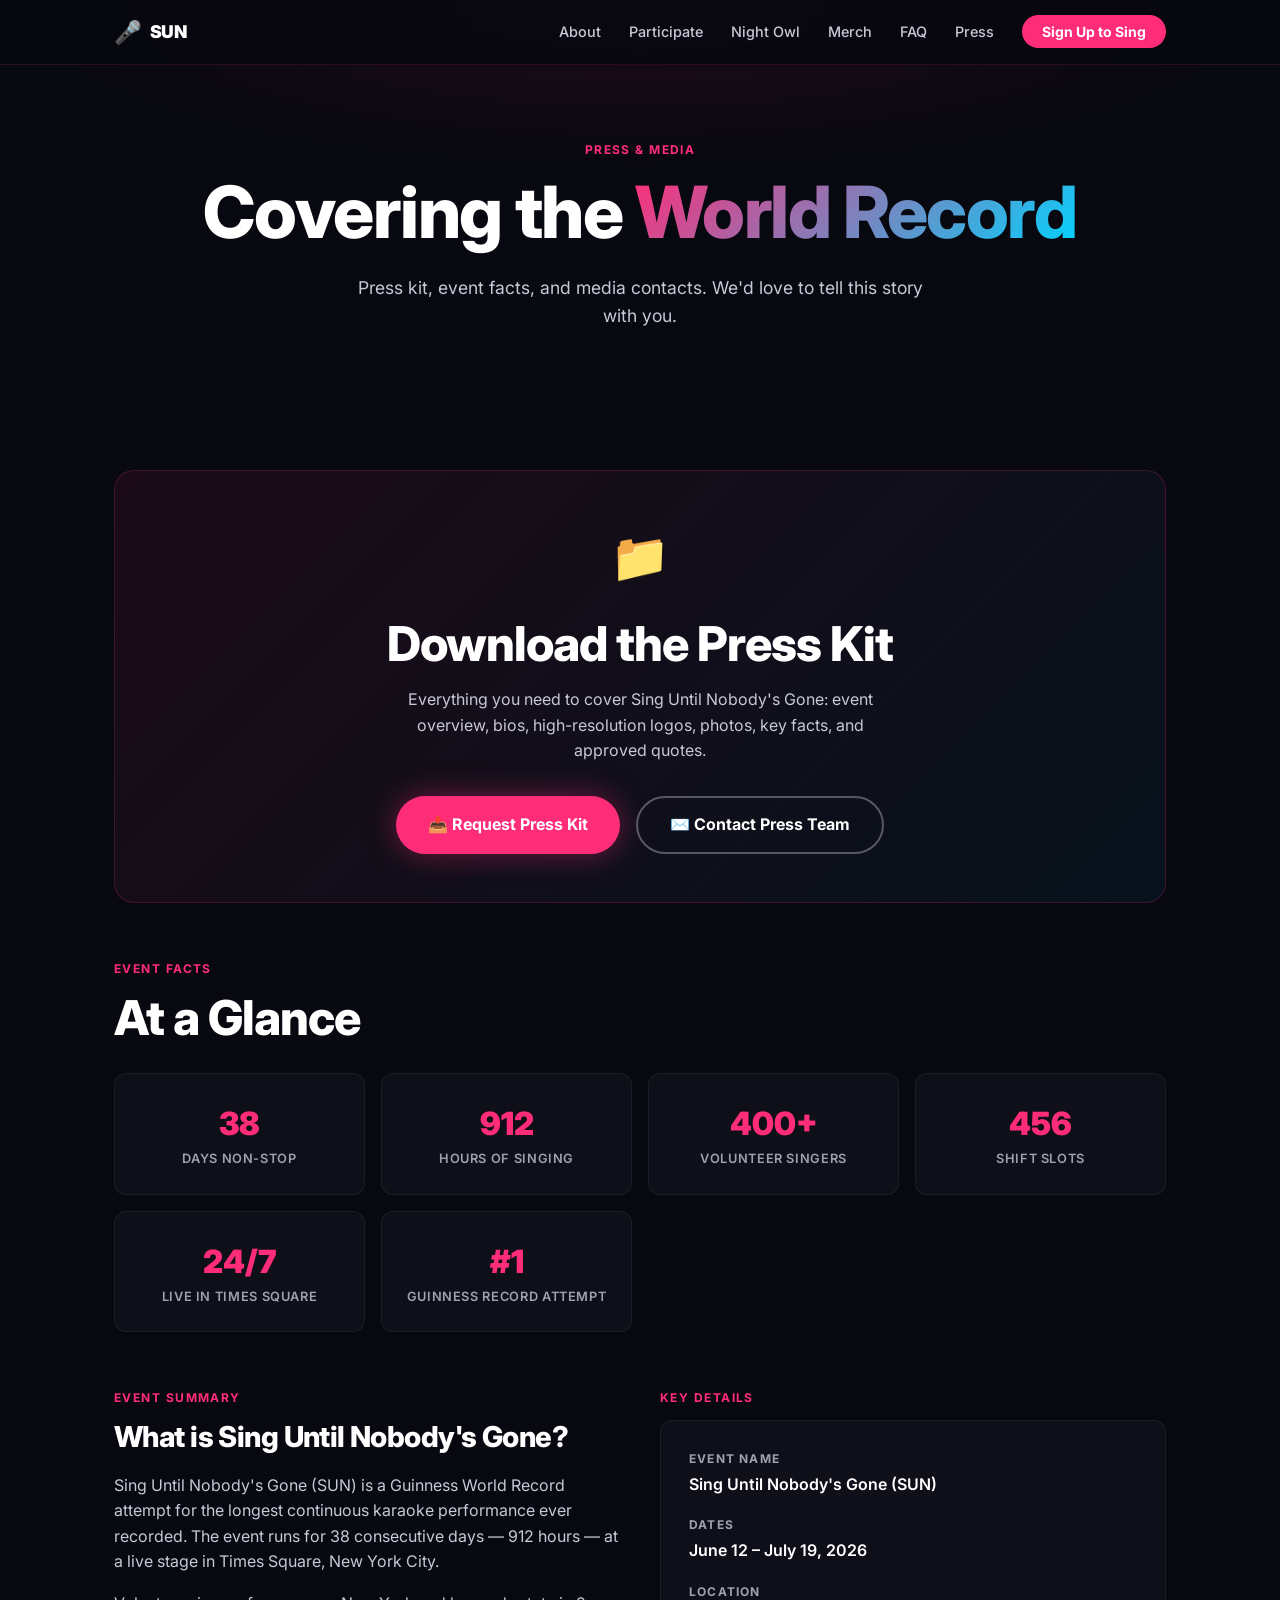
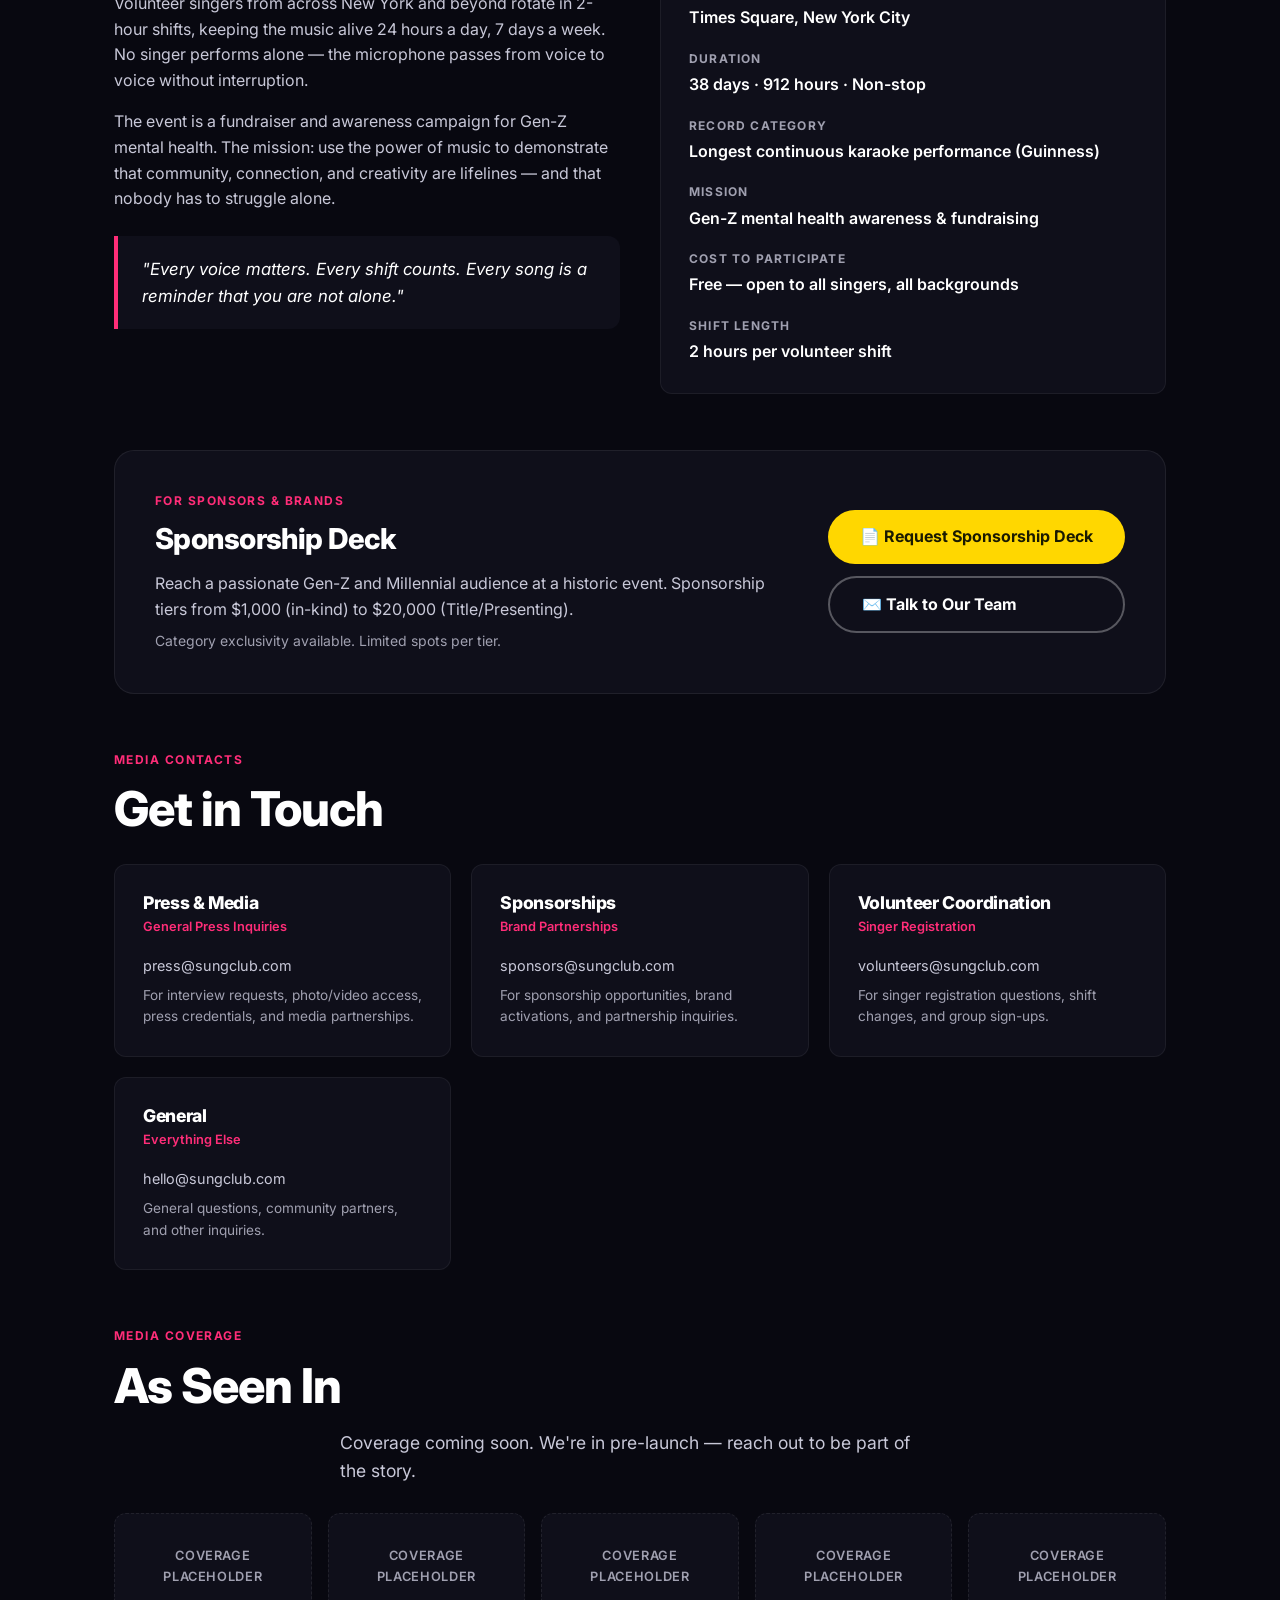
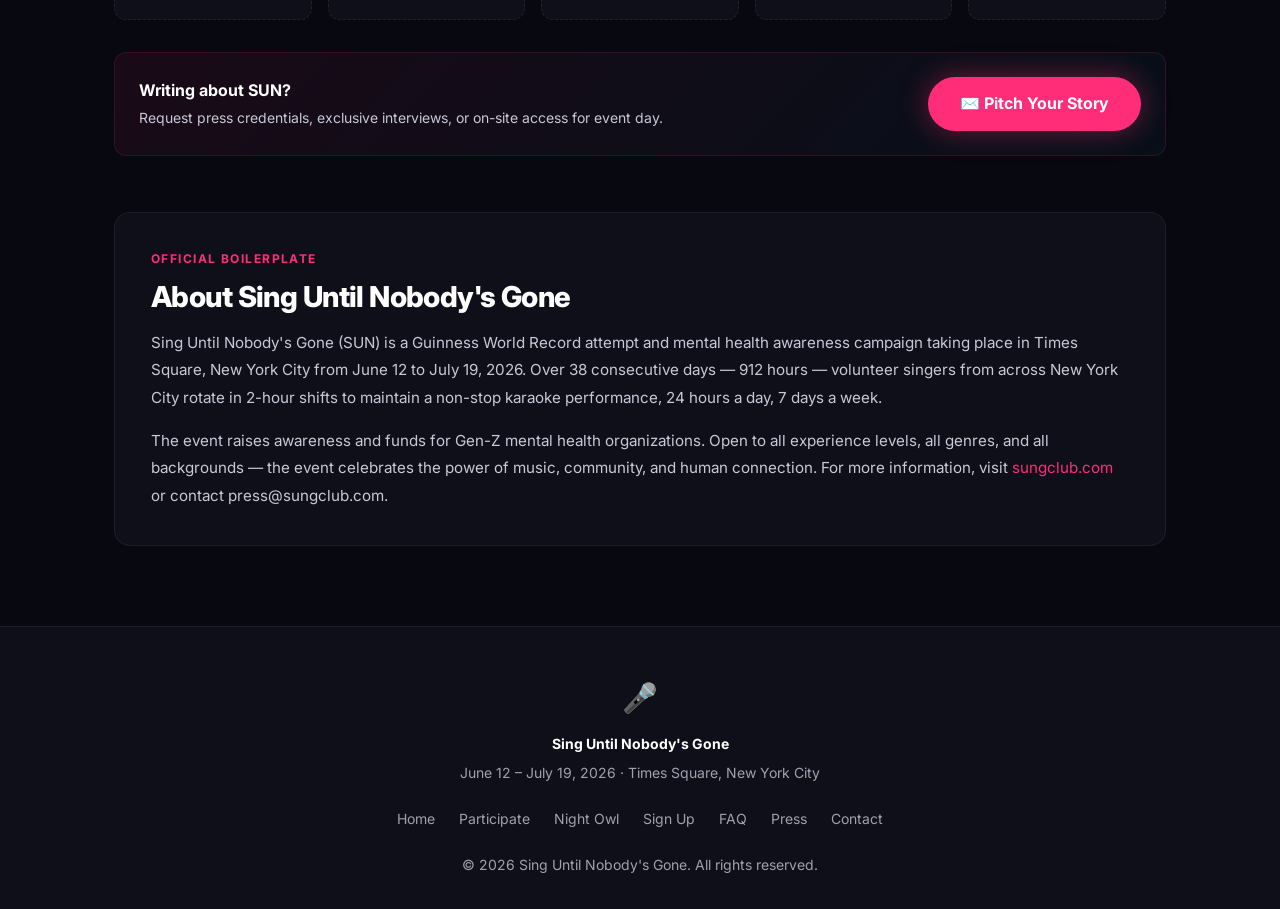
<file: press.html>
<!DOCTYPE html>
<html lang="en">
<head>
  <meta charset="UTF-8">
  <meta name="viewport" content="width=device-width, initial-scale=1.0">
  <title>Press & Media — Sing Until Nobody's Gone</title>
  <meta name="description" content="Press kit, media contacts, and event facts for Sing Until Nobody's Gone — 38-day Guinness World Record karaoke attempt in Times Square.">
  <link rel="stylesheet" href="style.css">
  <link rel="preconnect" href="https://fonts.googleapis.com">
  <link href="https://fonts.googleapis.com/css2?family=Inter:wght@400;500;600;700;800;900&display=swap" rel="stylesheet">
</head>
<body>

<!-- NAV -->
<nav>
  <div class="nav-inner">
    <a class="nav-logo" href="index.html"><span class="mic">🎤</span> SUN</a>
    <ul class="nav-links" id="navLinks">
      <li><a href="index.html#about">About</a></li>
      <li><a href="participate.html">Participate</a></li>
      <li><a href="night-owl.html">Night Owl</a></li>
      <li><a href="index.html#merch">Merch</a></li>
      <li><a href="faq.html">FAQ</a></li>
      <li><a href="press.html">Press</a></li>
      <li><a href="signup.html" class="nav-cta">Sign Up to Sing</a></li>
    </ul>
    <button class="hamburger" id="hamburger" aria-label="Toggle menu">☰</button>
  </div>
</nav>

<!-- PAGE HERO -->
<div class="page-hero">
  <div class="container">
    <div class="label">Press & Media</div>
    <h1>Covering the <span class="gradient-text">World Record</span></h1>
    <p>Press kit, event facts, and media contacts. We'd love to tell this story with you.</p>
  </div>
</div>

<section>
  <div class="container">

    <!-- PRESS KIT DOWNLOAD -->
    <div class="press-kit-box" id="press-kit">
      <div class="icon">📁</div>
      <h2>Download the Press Kit</h2>
      <p>
        Everything you need to cover Sing Until Nobody's Gone: event overview, bios,
        high-resolution logos, photos, key facts, and approved quotes.
      </p>
      <div style="display: flex; gap: 16px; justify-content: center; flex-wrap: wrap;">
        <a href="mailto:press@sungclub.com?subject=Press Kit Request — SUN 2026" class="btn btn-primary">
          📥 Request Press Kit
        </a>
        <a href="mailto:press@sungclub.com" class="btn btn-outline">
          ✉️ Contact Press Team
        </a>
      </div>
    </div>

    <!-- EVENT FACTS -->
    <div style="margin-bottom: 56px;">
      <div class="section-header" style="text-align: left; margin-bottom: 28px;">
        <div class="label">Event Facts</div>
        <h2>At a Glance</h2>
      </div>
      <div class="press-fact-grid">
        <div class="press-fact">
          <div class="num">38</div>
          <div class="lbl">Days Non-Stop</div>
        </div>
        <div class="press-fact">
          <div class="num">912</div>
          <div class="lbl">Hours of Singing</div>
        </div>
        <div class="press-fact">
          <div class="num">400+</div>
          <div class="lbl">Volunteer Singers</div>
        </div>
        <div class="press-fact">
          <div class="num">456</div>
          <div class="lbl">Shift Slots</div>
        </div>
        <div class="press-fact">
          <div class="num">24/7</div>
          <div class="lbl">Live in Times Square</div>
        </div>
        <div class="press-fact">
          <div class="num">#1</div>
          <div class="lbl">Guinness Record Attempt</div>
        </div>
      </div>
    </div>

    <!-- EVENT SUMMARY -->
    <div class="grid-2" style="gap: 40px; margin-bottom: 56px; align-items: start;">
      <div>
        <div class="label" style="margin-bottom: 12px;">Event Summary</div>
        <h3 style="margin-bottom: 20px;">What is Sing Until Nobody's Gone?</h3>
        <p style="margin-bottom: 16px;">
          Sing Until Nobody's Gone (SUN) is a Guinness World Record attempt for the
          longest continuous karaoke performance ever recorded. The event runs for
          38 consecutive days — 912 hours — at a live stage in Times Square, New York City.
        </p>
        <p style="margin-bottom: 16px;">
          Volunteer singers from across New York and beyond rotate in 2-hour shifts,
          keeping the music alive 24 hours a day, 7 days a week. No singer performs alone —
          the microphone passes from voice to voice without interruption.
        </p>
        <p style="margin-bottom: 24px;">
          The event is a fundraiser and awareness campaign for Gen-Z mental health.
          The mission: use the power of music to demonstrate that community, connection,
          and creativity are lifelines — and that nobody has to struggle alone.
        </p>
        <div style="background: var(--bg2); border-left: 4px solid var(--pink); border-radius: 0 12px 12px 0; padding: 20px 24px;">
          <p style="font-style: italic; color: var(--white); font-size: 1.05rem; margin: 0;">
            "Every voice matters. Every shift counts. Every song is a reminder that you are not alone."
          </p>
        </div>
      </div>
      <div>
        <div class="label" style="margin-bottom: 12px;">Key Details</div>
        <div class="card" style="padding: 28px;">
          <div style="display: flex; flex-direction: column; gap: 18px;">
            <div>
              <div style="font-size: 0.75rem; font-weight: 700; letter-spacing: 0.1em; text-transform: uppercase; color: var(--gray); margin-bottom: 4px;">Event Name</div>
              <div style="color: var(--white); font-weight: 600;">Sing Until Nobody's Gone (SUN)</div>
            </div>
            <div>
              <div style="font-size: 0.75rem; font-weight: 700; letter-spacing: 0.1em; text-transform: uppercase; color: var(--gray); margin-bottom: 4px;">Dates</div>
              <div style="color: var(--white); font-weight: 600;">June 12 – July 19, 2026</div>
            </div>
            <div>
              <div style="font-size: 0.75rem; font-weight: 700; letter-spacing: 0.1em; text-transform: uppercase; color: var(--gray); margin-bottom: 4px;">Location</div>
              <div style="color: var(--white); font-weight: 600;">Times Square, New York City</div>
            </div>
            <div>
              <div style="font-size: 0.75rem; font-weight: 700; letter-spacing: 0.1em; text-transform: uppercase; color: var(--gray); margin-bottom: 4px;">Duration</div>
              <div style="color: var(--white); font-weight: 600;">38 days · 912 hours · Non-stop</div>
            </div>
            <div>
              <div style="font-size: 0.75rem; font-weight: 700; letter-spacing: 0.1em; text-transform: uppercase; color: var(--gray); margin-bottom: 4px;">Record Category</div>
              <div style="color: var(--white); font-weight: 600;">Longest continuous karaoke performance (Guinness)</div>
            </div>
            <div>
              <div style="font-size: 0.75rem; font-weight: 700; letter-spacing: 0.1em; text-transform: uppercase; color: var(--gray); margin-bottom: 4px;">Mission</div>
              <div style="color: var(--white); font-weight: 600;">Gen-Z mental health awareness & fundraising</div>
            </div>
            <div>
              <div style="font-size: 0.75rem; font-weight: 700; letter-spacing: 0.1em; text-transform: uppercase; color: var(--gray); margin-bottom: 4px;">Cost to Participate</div>
              <div style="color: var(--white); font-weight: 600;">Free — open to all singers, all backgrounds</div>
            </div>
            <div>
              <div style="font-size: 0.75rem; font-weight: 700; letter-spacing: 0.1em; text-transform: uppercase; color: var(--gray); margin-bottom: 4px;">Shift Length</div>
              <div style="color: var(--white); font-weight: 600;">2 hours per volunteer shift</div>
            </div>
          </div>
        </div>
      </div>
    </div>

    <!-- SPONSORSHIP DECK -->
    <div id="sponsorship-deck" style="background: var(--bg2); border: 1px solid rgba(255,255,255,0.07); border-radius: 20px; padding: 40px; margin-bottom: 56px; display: flex; gap: 32px; align-items: center; flex-wrap: wrap;">
      <div style="flex: 1; min-width: 260px;">
        <div class="label" style="margin-bottom: 12px;">For Sponsors & Brands</div>
        <h3 style="margin-bottom: 16px;">Sponsorship Deck</h3>
        <p style="margin-bottom: 8px;">
          Reach a passionate Gen-Z and Millennial audience at a historic event.
          Sponsorship tiers from $1,000 (in-kind) to $20,000 (Title/Presenting).
        </p>
        <p style="font-size: 0.875rem; color: var(--gray);">Category exclusivity available. Limited spots per tier.</p>
      </div>
      <div style="flex-shrink: 0;">
        <div style="display: flex; flex-direction: column; gap: 12px;">
          <a href="mailto:sponsors@sungclub.com?subject=Sponsorship Deck Request — SUN 2026" class="btn btn-gold">
            📄 Request Sponsorship Deck
          </a>
          <a href="mailto:sponsors@sungclub.com" class="btn btn-outline" style="text-align: center;">
            ✉️ Talk to Our Team
          </a>
        </div>
      </div>
    </div>

    <!-- MEDIA CONTACTS -->
    <div style="margin-bottom: 56px;">
      <div class="section-header" style="text-align: left; margin-bottom: 28px;">
        <div class="label">Media Contacts</div>
        <h2>Get in Touch</h2>
      </div>
      <div class="press-contacts">
        <div class="press-contact-card">
          <h4>Press & Media</h4>
          <div class="role">General Press Inquiries</div>
          <a href="mailto:press@sungclub.com">press@sungclub.com</a>
          <p style="font-size: 0.85rem; color: var(--gray); margin-top: 8px;">
            For interview requests, photo/video access, press credentials, and media partnerships.
          </p>
        </div>
        <div class="press-contact-card">
          <h4>Sponsorships</h4>
          <div class="role">Brand Partnerships</div>
          <a href="mailto:sponsors@sungclub.com">sponsors@sungclub.com</a>
          <p style="font-size: 0.85rem; color: var(--gray); margin-top: 8px;">
            For sponsorship opportunities, brand activations, and partnership inquiries.
          </p>
        </div>
        <div class="press-contact-card">
          <h4>Volunteer Coordination</h4>
          <div class="role">Singer Registration</div>
          <a href="mailto:volunteers@sungclub.com">volunteers@sungclub.com</a>
          <p style="font-size: 0.85rem; color: var(--gray); margin-top: 8px;">
            For singer registration questions, shift changes, and group sign-ups.
          </p>
        </div>
        <div class="press-contact-card">
          <h4>General</h4>
          <div class="role">Everything Else</div>
          <a href="mailto:hello@sungclub.com">hello@sungclub.com</a>
          <p style="font-size: 0.85rem; color: var(--gray); margin-top: 8px;">
            General questions, community partners, and other inquiries.
          </p>
        </div>
      </div>
    </div>

    <!-- AS SEEN IN -->
    <div style="margin-bottom: 56px;">
      <div class="section-header" style="text-align: left; margin-bottom: 28px;">
        <div class="label">Media Coverage</div>
        <h2>As Seen In</h2>
        <p>Coverage coming soon. We're in pre-launch — reach out to be part of the story.</p>
      </div>
      <div style="display: grid; grid-template-columns: repeat(auto-fit, minmax(180px, 1fr)); gap: 16px; margin-bottom: 32px;">
        <div style="background: var(--bg2); border: 1.5px dashed rgba(255,255,255,0.08); border-radius: var(--radius); padding: 32px 16px; text-align: center; color: var(--gray); font-size: 0.8rem; font-weight: 600; text-transform: uppercase; letter-spacing: 0.05em;">Coverage Placeholder</div>
        <div style="background: var(--bg2); border: 1.5px dashed rgba(255,255,255,0.08); border-radius: var(--radius); padding: 32px 16px; text-align: center; color: var(--gray); font-size: 0.8rem; font-weight: 600; text-transform: uppercase; letter-spacing: 0.05em;">Coverage Placeholder</div>
        <div style="background: var(--bg2); border: 1.5px dashed rgba(255,255,255,0.08); border-radius: var(--radius); padding: 32px 16px; text-align: center; color: var(--gray); font-size: 0.8rem; font-weight: 600; text-transform: uppercase; letter-spacing: 0.05em;">Coverage Placeholder</div>
        <div style="background: var(--bg2); border: 1.5px dashed rgba(255,255,255,0.08); border-radius: var(--radius); padding: 32px 16px; text-align: center; color: var(--gray); font-size: 0.8rem; font-weight: 600; text-transform: uppercase; letter-spacing: 0.05em;">Coverage Placeholder</div>
        <div style="background: var(--bg2); border: 1.5px dashed rgba(255,255,255,0.08); border-radius: var(--radius); padding: 32px 16px; text-align: center; color: var(--gray); font-size: 0.8rem; font-weight: 600; text-transform: uppercase; letter-spacing: 0.05em;">Coverage Placeholder</div>
      </div>
      <div style="background: linear-gradient(135deg, rgba(255,45,120,0.07), rgba(0,212,255,0.04)); border: 1px solid rgba(255,45,120,0.15); border-radius: 12px; padding: 24px; display: flex; align-items: center; justify-content: space-between; flex-wrap: wrap; gap: 16px;">
        <div>
          <div style="font-weight: 700; color: var(--white); margin-bottom: 4px;">Writing about SUN?</div>
          <p style="font-size: 0.875rem; margin: 0;">Request press credentials, exclusive interviews, or on-site access for event day.</p>
        </div>
        <a href="mailto:press@sungclub.com?subject=Media Inquiry — SUN 2026" class="btn btn-primary" style="white-space: nowrap;">✉️ Pitch Your Story</a>
      </div>
    </div>

    <!-- BOILERPLATE -->
    <div style="background: var(--bg2); border: 1px solid rgba(255,255,255,0.06); border-radius: 16px; padding: 36px;">
      <div class="label" style="margin-bottom: 12px;">Official Boilerplate</div>
      <h3 style="margin-bottom: 16px;">About Sing Until Nobody's Gone</h3>
      <p style="font-size: 0.95rem; color: var(--gray-light); line-height: 1.8; margin-bottom: 16px;">
        Sing Until Nobody's Gone (SUN) is a Guinness World Record attempt and mental health awareness campaign
        taking place in Times Square, New York City from June 12 to July 19, 2026. Over 38 consecutive days —
        912 hours — volunteer singers from across New York City rotate in 2-hour shifts to maintain a
        non-stop karaoke performance, 24 hours a day, 7 days a week.
      </p>
      <p style="font-size: 0.95rem; color: var(--gray-light); line-height: 1.8;">
        The event raises awareness and funds for Gen-Z mental health organizations. Open to all experience
        levels, all genres, and all backgrounds — the event celebrates the power of music, community,
        and human connection. For more information, visit
        <a href="index.html" style="color: var(--pink);">sungclub.com</a> or contact press@sungclub.com.
      </p>
    </div>

  </div>
</section>

<!-- FOOTER -->
<footer>
  <div class="container">
    <div style="font-size: 1.8rem; margin-bottom: 12px;">🎤</div>
    <p style="font-weight: 700; color: var(--white); margin-bottom: 6px;">Sing Until Nobody's Gone</p>
    <p style="margin-bottom: 24px;">June 12 – July 19, 2026 · Times Square, New York City</p>
    <div class="footer-links">
      <a href="index.html">Home</a>
      <a href="participate.html">Participate</a>
      <a href="night-owl.html">Night Owl</a>
      <a href="signup.html">Sign Up</a>
      <a href="faq.html">FAQ</a>
      <a href="press.html">Press</a>
      <a href="mailto:hello@sungclub.com">Contact</a>
    </div>
    <p>© 2026 Sing Until Nobody's Gone. All rights reserved.</p>
  </div>
</footer>

<script>
  document.getElementById('hamburger').addEventListener('click', function() {
    document.getElementById('navLinks').classList.toggle('open');
  });
</script>
</body>
</html>
</file>
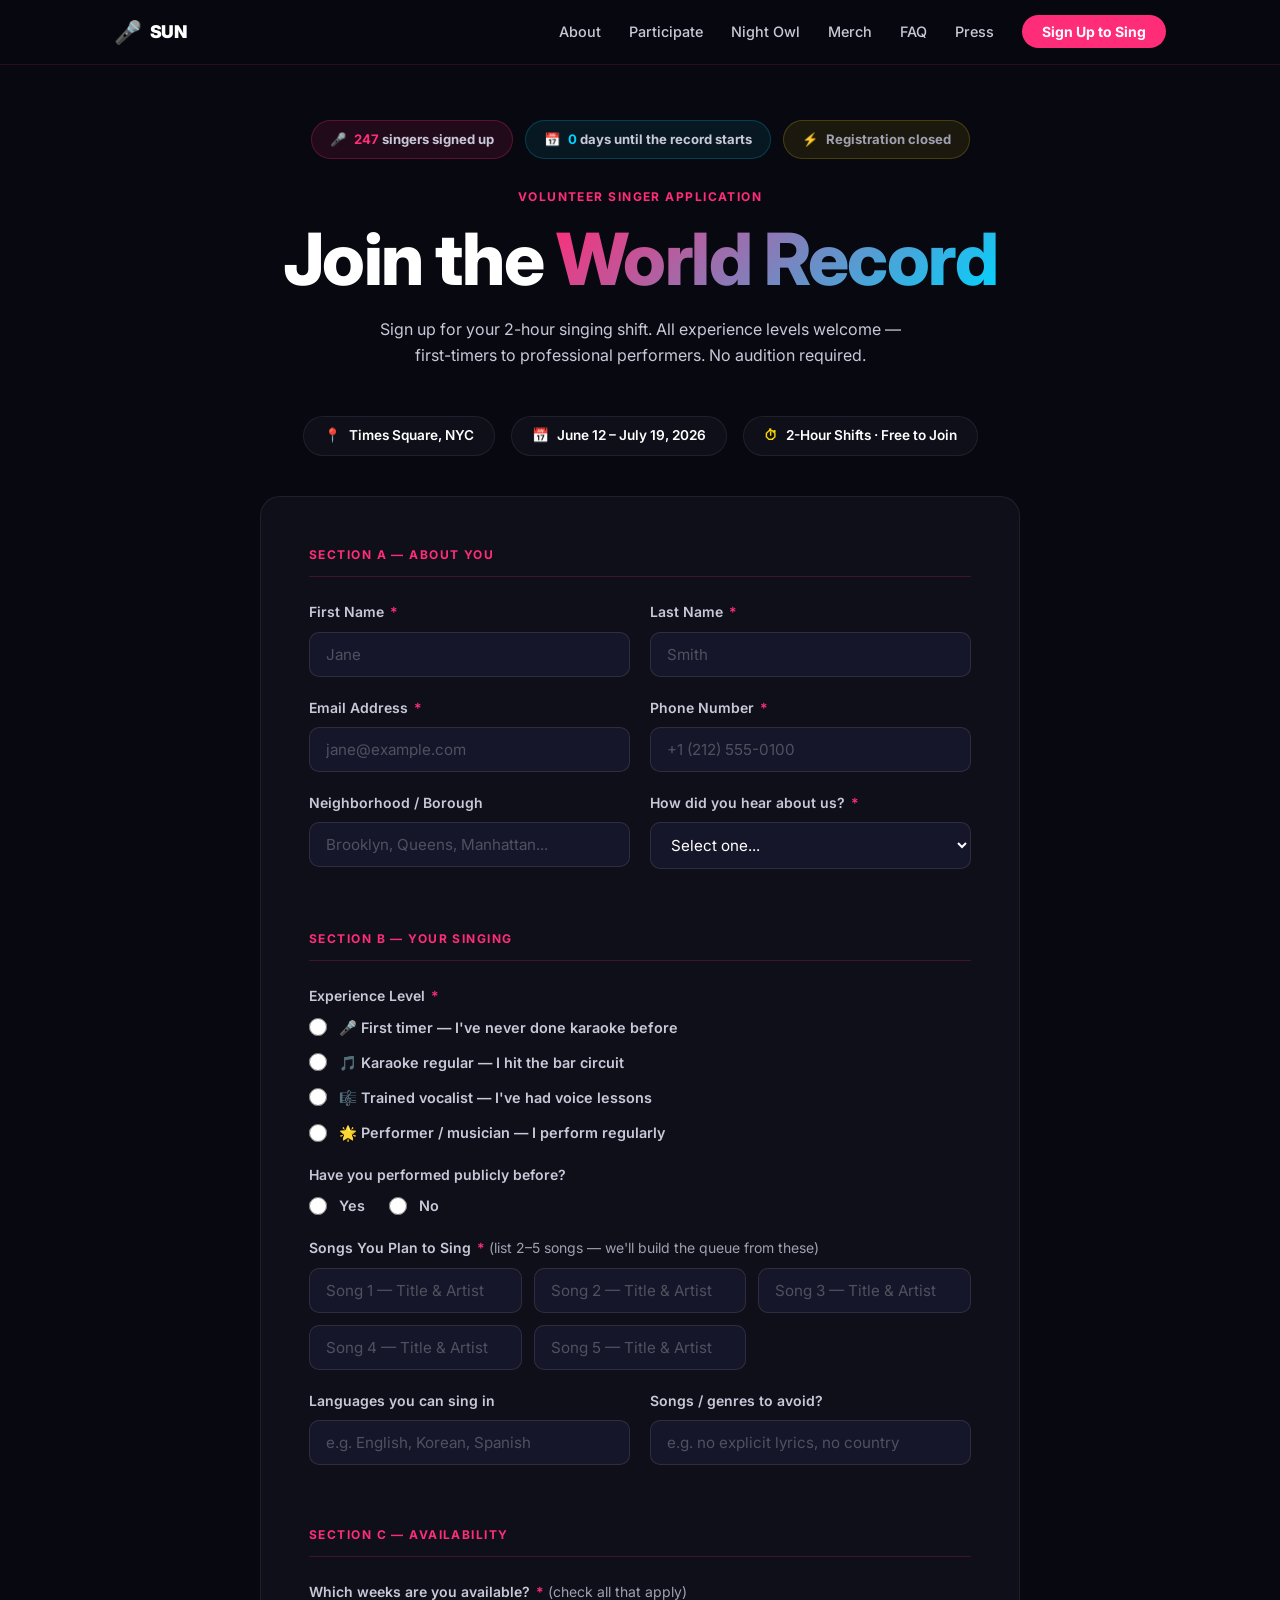
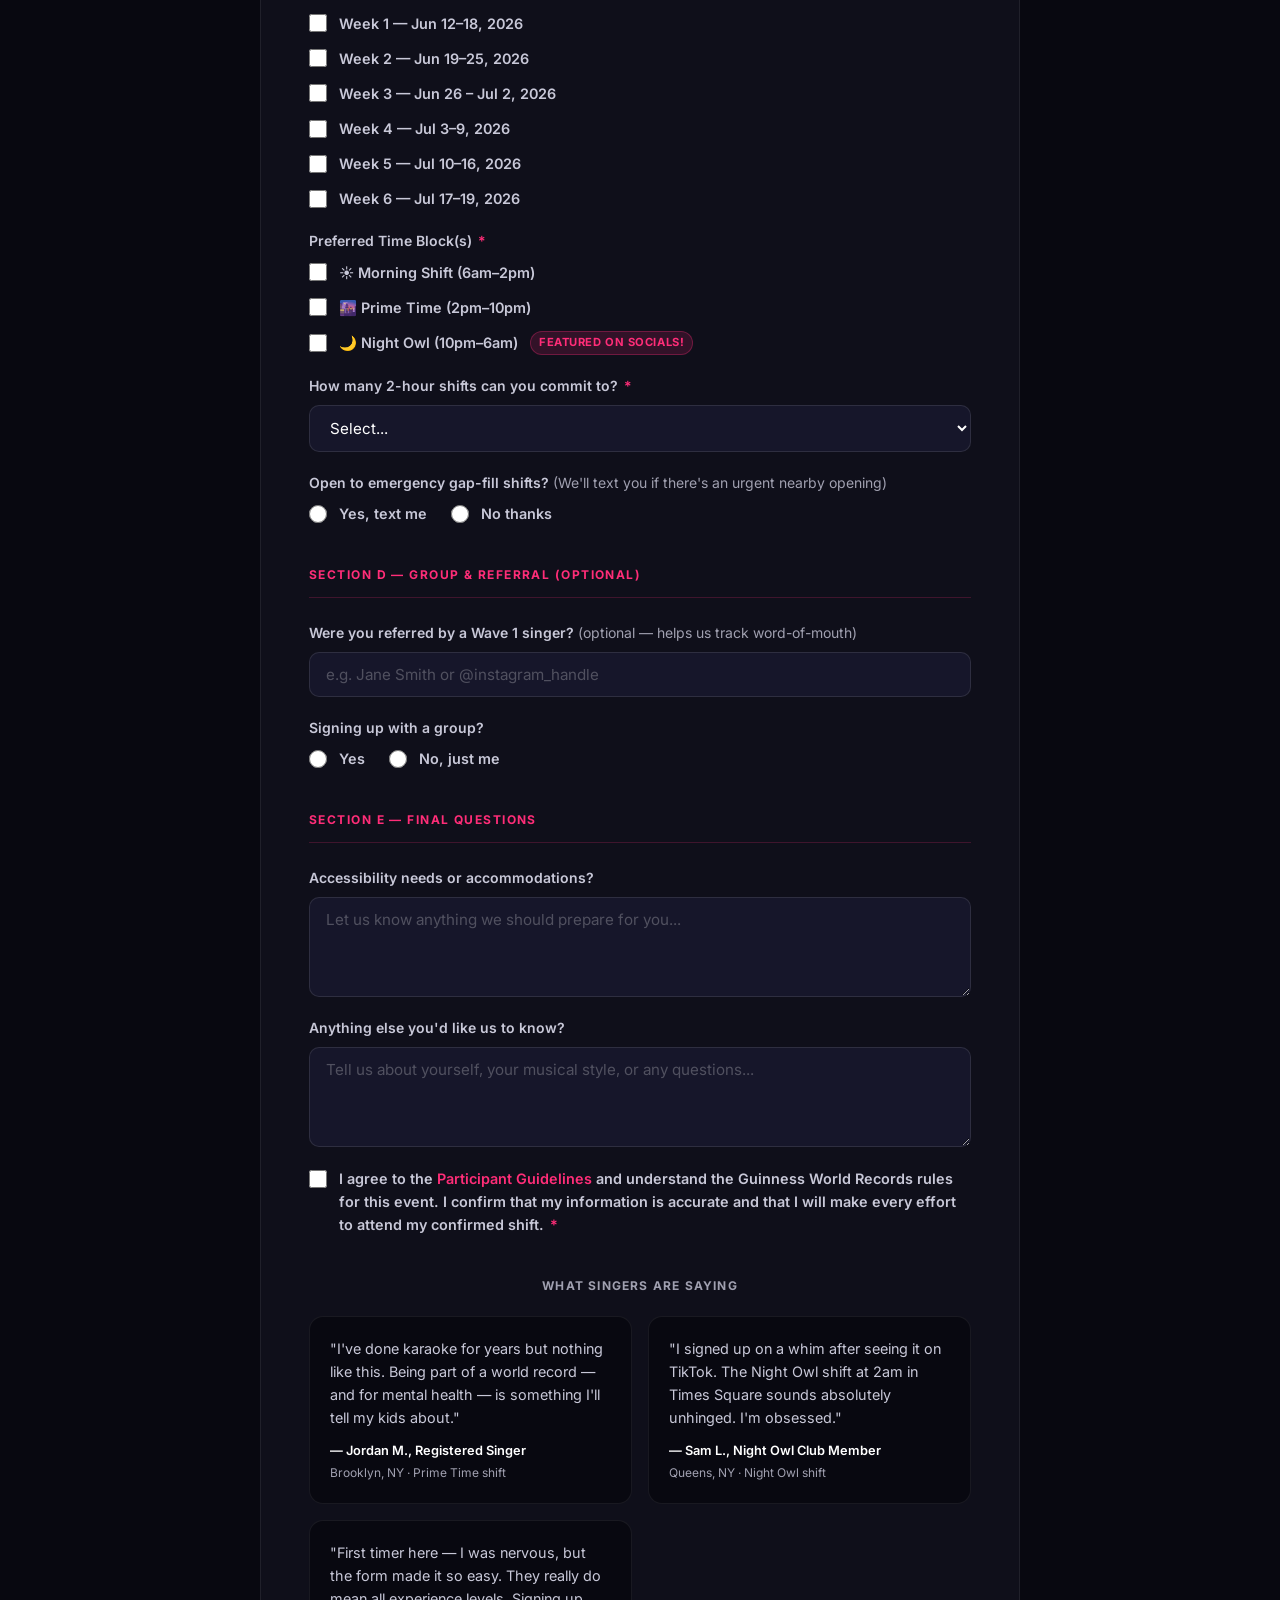
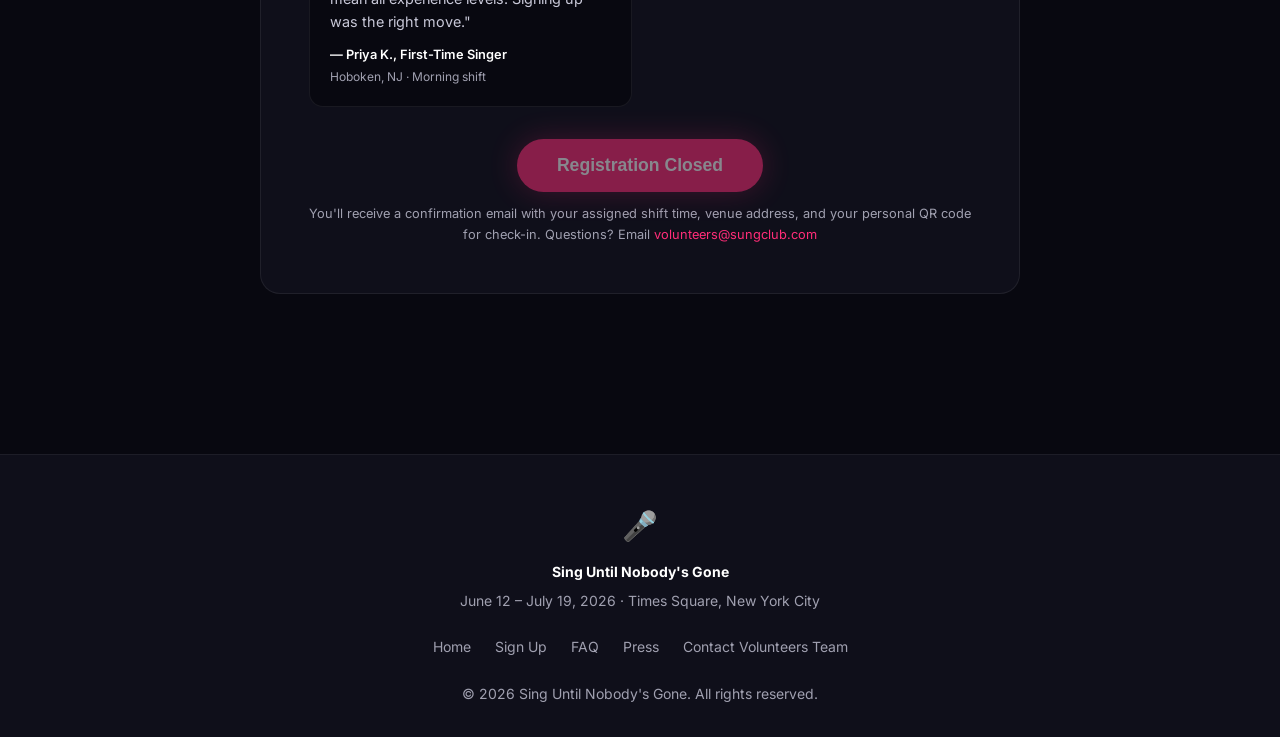
<file: signup.html>
<!DOCTYPE html>
<html lang="en">
<head>
  <meta charset="UTF-8">
  <meta name="viewport" content="width=device-width, initial-scale=1.0">
  <title>Sign Up to Sing — Sing Until Nobody's Gone</title>
  <meta name="description" content="Register for a 2-hour singing shift at the 38-day karaoke world record attempt in Times Square. All experience levels welcome.">
  <link rel="stylesheet" href="style.css">
  <link rel="preconnect" href="https://fonts.googleapis.com">
  <link href="https://fonts.googleapis.com/css2?family=Inter:wght@400;500;600;700;800;900&display=swap" rel="stylesheet">
</head>
<body>

<!-- NAV -->
<nav>
  <div class="nav-inner">
    <a class="nav-logo" href="index.html">
      <span class="mic">🎤</span> SUN
    </a>
    <ul class="nav-links" id="navLinks">
      <li><a href="index.html#about">About</a></li>
      <li><a href="participate.html">Participate</a></li>
      <li><a href="night-owl.html">Night Owl</a></li>
      <li><a href="index.html#merch">Merch</a></li>
      <li><a href="faq.html">FAQ</a></li>
      <li><a href="press.html">Press</a></li>
      <li><a href="signup.html" class="nav-cta">Sign Up to Sing</a></li>
    </ul>
    <button class="hamburger" id="hamburger" aria-label="Toggle menu">☰</button>
  </div>
</nav>

<!-- FORM PAGE -->
<div class="form-page">
  <div class="container">
    <!-- Wave 1 close / Wave 2 gap banner — shown March 22–31 -->
    <div id="wave-close-banner" style="display:none; background:linear-gradient(90deg,rgba(255,45,120,0.08),rgba(0,212,255,0.05)); border:1px solid rgba(255,45,120,0.3); border-radius:14px; padding:20px 24px; text-align:center; margin-bottom:32px;">
      <div style="font-size:0.8rem;font-weight:700;color:var(--pink);text-transform:uppercase;letter-spacing:0.1em;margin-bottom:8px;">Wave 1 RSVP Closed</div>
      <p style="color:var(--gray-light);margin:0 0 12px;">Wave 1 registration closed with <strong style="color:var(--white);">247 singers</strong> in the pipeline. <strong style="color:var(--pink);">Wave 2 opens April 1 — join the waitlist below.</strong></p>
      <p style="color:var(--gray);font-size:0.85rem;margin:0;">Fill in the form below to be first in line for Wave 2 on April 1.</p>
    </div>

    <!-- Urgency + social proof bar -->
    <div style="display:flex;gap:12px;flex-wrap:wrap;justify-content:center;margin-bottom:28px;">
      <div style="background:rgba(255,45,120,0.1);border:1px solid rgba(255,45,120,0.25);border-radius:100px;padding:8px 18px;font-size:0.82rem;font-weight:700;display:flex;align-items:center;gap:8px;">
        <span style="color:var(--pink);">🎤</span> <span style="color:var(--gray-light);"><strong style="color:var(--pink);">247</strong> singers signed up</span>
      </div>
      <div style="background:rgba(0,212,255,0.08);border:1px solid rgba(0,212,255,0.2);border-radius:100px;padding:8px 18px;font-size:0.82rem;font-weight:700;display:flex;align-items:center;gap:8px;">
        <span style="color:var(--blue);">📅</span> <span style="color:var(--gray-light);"><strong style="color:var(--blue);" id="signupDaysLeft">--</strong> days until the record starts</span>
      </div>
      <div id="waveStatusPill" style="background:rgba(255,215,0,0.08);border:1px solid rgba(255,215,0,0.2);border-radius:100px;padding:8px 18px;font-size:0.82rem;font-weight:700;display:flex;align-items:center;gap:8px;">
        <span style="color:var(--gold);">⚡</span> <span id="waveStatusText" style="color:var(--gray-light);">Wave 1 closes <strong style="color:var(--gold);">March 22</strong> — Wave 2 opens April 1</span>
      </div>
    </div>

    <div class="form-header">
      <div class="label">Volunteer Singer Application</div>
      <h1>Join the <span class="gradient-text">World Record</span></h1>
      <p>
        Sign up for your 2-hour singing shift. All experience levels welcome —
        first-timers to professional performers. No audition required.
      </p>
    </div>

    <!-- Info bar -->
    <div style="display: flex; gap: 16px; flex-wrap: wrap; justify-content: center; margin-bottom: 40px;">
      <div style="background: var(--bg2); border: 1px solid rgba(255,255,255,0.07); border-radius: 100px; padding: 8px 20px; font-size: 0.85rem; font-weight: 600; display: flex; align-items: center; gap: 8px;">
        <span style="color: var(--pink);">📍</span> Times Square, NYC
      </div>
      <div style="background: var(--bg2); border: 1px solid rgba(255,255,255,0.07); border-radius: 100px; padding: 8px 20px; font-size: 0.85rem; font-weight: 600; display: flex; align-items: center; gap: 8px;">
        <span style="color: var(--blue);">📅</span> June 12 – July 19, 2026
      </div>
      <div style="background: var(--bg2); border: 1px solid rgba(255,255,255,0.07); border-radius: 100px; padding: 8px 20px; font-size: 0.85rem; font-weight: 600; display: flex; align-items: center; gap: 8px;">
        <span style="color: var(--gold);">⏱</span> 2-Hour Shifts · Free to Join
      </div>
    </div>

    <!-- FORM -->
    <form class="form-card" id="signupForm" novalidate>
      <!-- honeypot — bots fill this, humans don't -->
      <input type="text" name="_honey" style="display:none;" tabindex="-1" autocomplete="off">
      <!-- Wave tracking — update value to "2" when Wave 2 opens April 1 -->
      <input type="hidden" name="rsvp_wave" value="1">

      <!-- SECTION A: About You -->
      <div class="form-section">
        <div class="form-section-title">Section A — About You</div>
        <div class="form-row">
          <div class="form-group">
            <label for="firstName">First Name <span class="req">*</span></label>
            <input type="text" id="firstName" name="firstName" required placeholder="Jane">
          </div>
          <div class="form-group">
            <label for="lastName">Last Name <span class="req">*</span></label>
            <input type="text" id="lastName" name="lastName" required placeholder="Smith">
          </div>
        </div>
        <div class="form-row">
          <div class="form-group">
            <label for="email">Email Address <span class="req">*</span></label>
            <input type="email" id="email" name="email" required placeholder="jane@example.com">
          </div>
          <div class="form-group">
            <label for="phone">Phone Number <span class="req">*</span></label>
            <input type="tel" id="phone" name="phone" required placeholder="+1 (212) 555-0100">
          </div>
        </div>
        <div class="form-row">
          <div class="form-group">
            <label for="neighborhood">Neighborhood / Borough</label>
            <input type="text" id="neighborhood" name="neighborhood" placeholder="Brooklyn, Queens, Manhattan...">
          </div>
          <div class="form-group">
            <label for="howHeard">How did you hear about us? <span class="req">*</span></label>
            <select id="howHeard" name="howHeard" required>
              <option value="" disabled selected>Select one...</option>
              <option value="instagram">Instagram</option>
              <option value="tiktok">TikTok</option>
              <option value="friend">Friend / Word of Mouth</option>
              <option value="partner-org">Partner Organization</option>
              <option value="flyer">Flyer / Poster</option>
              <option value="press">News / Press Coverage</option>
              <option value="other">Other</option>
            </select>
          </div>
        </div>
      </div>

      <!-- SECTION B: Your Singing -->
      <div class="form-section">
        <div class="form-section-title">Section B — Your Singing</div>
        <div class="form-group">
          <label>Experience Level <span class="req">*</span></label>
          <div class="checkbox-group">
            <label class="checkbox-item">
              <input type="radio" name="experienceLevel" value="first-timer" required>
              <span>🎤 First timer — I've never done karaoke before</span>
            </label>
            <label class="checkbox-item">
              <input type="radio" name="experienceLevel" value="karaoke-regular">
              <span>🎵 Karaoke regular — I hit the bar circuit</span>
            </label>
            <label class="checkbox-item">
              <input type="radio" name="experienceLevel" value="trained-vocalist">
              <span>🎼 Trained vocalist — I've had voice lessons</span>
            </label>
            <label class="checkbox-item">
              <input type="radio" name="experienceLevel" value="performer">
              <span>🌟 Performer / musician — I perform regularly</span>
            </label>
          </div>
        </div>

        <div class="form-group">
          <label>Have you performed publicly before?</label>
          <div class="checkbox-group" style="flex-direction: row; gap: 24px;">
            <label class="checkbox-item">
              <input type="radio" name="publicPerformance" value="yes">
              <span>Yes</span>
            </label>
            <label class="checkbox-item">
              <input type="radio" name="publicPerformance" value="no">
              <span>No</span>
            </label>
          </div>
        </div>

        <div class="form-group">
          <label>Songs You Plan to Sing <span class="req">*</span> <span style="font-weight: 400; color: var(--gray)">(list 2–5 songs — we'll build the queue from these)</span></label>
          <div class="songs-grid">
            <input type="text" name="song1" placeholder="Song 1 — Title & Artist" required>
            <input type="text" name="song2" placeholder="Song 2 — Title & Artist">
            <input type="text" name="song3" placeholder="Song 3 — Title & Artist">
            <input type="text" name="song4" placeholder="Song 4 — Title & Artist">
            <input type="text" name="song5" placeholder="Song 5 — Title & Artist">
          </div>
        </div>

        <div class="form-row">
          <div class="form-group">
            <label for="languages">Languages you can sing in</label>
            <input type="text" id="languages" name="languages" placeholder="e.g. English, Korean, Spanish">
          </div>
          <div class="form-group">
            <label for="avoidSongs">Songs / genres to avoid?</label>
            <input type="text" id="avoidSongs" name="avoidSongs" placeholder="e.g. no explicit lyrics, no country">
          </div>
        </div>
      </div>

      <!-- SECTION C: Availability -->
      <div class="form-section">
        <div class="form-section-title">Section C — Availability</div>
        <div class="form-group">
          <label>Which weeks are you available? <span class="req">*</span> <span style="font-weight: 400; color: var(--gray)">(check all that apply)</span></label>
          <div class="checkbox-group">
            <label class="checkbox-item"><input type="checkbox" name="weeks" value="week1"><span>Week 1 — Jun 12–18, 2026</span></label>
            <label class="checkbox-item"><input type="checkbox" name="weeks" value="week2"><span>Week 2 — Jun 19–25, 2026</span></label>
            <label class="checkbox-item"><input type="checkbox" name="weeks" value="week3"><span>Week 3 — Jun 26 – Jul 2, 2026</span></label>
            <label class="checkbox-item"><input type="checkbox" name="weeks" value="week4"><span>Week 4 — Jul 3–9, 2026</span></label>
            <label class="checkbox-item"><input type="checkbox" name="weeks" value="week5"><span>Week 5 — Jul 10–16, 2026</span></label>
            <label class="checkbox-item"><input type="checkbox" name="weeks" value="week6"><span>Week 6 — Jul 17–19, 2026</span></label>
          </div>
        </div>

        <div class="form-group">
          <label>Preferred Time Block(s) <span class="req">*</span></label>
          <div class="checkbox-group">
            <label class="checkbox-item">
              <input type="checkbox" name="timeBlocks" value="morning">
              <span>☀️ Morning Shift (6am–2pm)</span>
            </label>
            <label class="checkbox-item">
              <input type="checkbox" name="timeBlocks" value="primetime">
              <span>🌆 Prime Time (2pm–10pm)</span>
            </label>
            <label class="checkbox-item">
              <input type="checkbox" name="timeBlocks" value="nightowl">
              <span>🌙 Night Owl (10pm–6am)</span>
              <span class="badge">Featured on Socials!</span>
            </label>
          </div>
        </div>

        <div class="form-group">
          <label>How many 2-hour shifts can you commit to? <span class="req">*</span></label>
          <select name="shiftsCommitted" required>
            <option value="" disabled selected>Select...</option>
            <option value="1">1 shift</option>
            <option value="2-3">2–3 shifts</option>
            <option value="4-6">4–6 shifts</option>
            <option value="max">As many as possible</option>
          </select>
        </div>

        <div class="form-group">
          <label>Open to emergency gap-fill shifts? <span style="font-weight: 400; color: var(--gray)">(We'll text you if there's an urgent nearby opening)</span></label>
          <div class="checkbox-group" style="flex-direction: row; gap: 24px;">
            <label class="checkbox-item">
              <input type="radio" name="gapFill" value="yes">
              <span>Yes, text me</span>
            </label>
            <label class="checkbox-item">
              <input type="radio" name="gapFill" value="no">
              <span>No thanks</span>
            </label>
          </div>
        </div>
      </div>

      <!-- SECTION D: Group Sign-Up -->
      <div class="form-section">
        <div class="form-section-title">Section D — Group &amp; Referral (Optional)</div>
        <div class="form-group">
          <label for="referredBy">Were you referred by a Wave 1 singer? <span style="font-weight:400;color:var(--gray);">(optional — helps us track word-of-mouth)</span></label>
          <input type="text" id="referredBy" name="referred_by" placeholder="e.g. Jane Smith or @instagram_handle">
        </div>
        <div class="form-group">
          <label>Signing up with a group?</label>
          <div class="checkbox-group" style="flex-direction: row; gap: 24px;">
            <label class="checkbox-item">
              <input type="radio" name="isGroup" value="yes" id="isGroupYes">
              <span>Yes</span>
            </label>
            <label class="checkbox-item">
              <input type="radio" name="isGroup" value="no" id="isGroupNo">
              <span>No, just me</span>
            </label>
          </div>
        </div>
        <div class="form-row" id="groupFields" style="display: none;">
          <div class="form-group">
            <label for="groupName">Group / Organization Name</label>
            <input type="text" id="groupName" name="groupName" placeholder="e.g. K-Pop NYC Fan Club">
          </div>
          <div class="form-group">
            <label for="groupEmail">Group Contact Email</label>
            <input type="email" id="groupEmail" name="groupEmail" placeholder="group@example.com">
          </div>
          <div class="form-group">
            <label for="groupSize">Estimated Group Size</label>
            <input type="number" id="groupSize" name="groupSize" placeholder="e.g. 8" min="2" max="100">
          </div>
        </div>
      </div>

      <!-- SECTION E: Final Questions -->
      <div class="form-section">
        <div class="form-section-title">Section E — Final Questions</div>
        <div class="form-group">
          <label for="accessibility">Accessibility needs or accommodations?</label>
          <textarea id="accessibility" name="accessibility" placeholder="Let us know anything we should prepare for you..."></textarea>
        </div>
        <div class="form-group">
          <label for="anythingElse">Anything else you'd like us to know?</label>
          <textarea id="anythingElse" name="anythingElse" placeholder="Tell us about yourself, your musical style, or any questions..."></textarea>
        </div>
        <div class="form-group" style="margin-bottom: 0;">
          <label class="checkbox-item" style="align-items: flex-start; cursor: default;">
            <input type="checkbox" name="agreeGuidelines" required style="margin-top: 3px;">
            <span>
              I agree to the <a href="faq.html#guidelines" style="color: var(--pink);">Participant Guidelines</a> and understand the
              Guinness World Records rules for this event. I confirm that my information is accurate
              and that I will make every effort to attend my confirmed shift. <span class="req">*</span>
            </span>
          </label>
        </div>
      </div>

      <!-- TESTIMONIALS / SOCIAL PROOF -->
      <div style="margin-bottom:32px;">
        <div style="font-size:0.75rem;font-weight:700;text-transform:uppercase;letter-spacing:0.1em;color:var(--gray);text-align:center;margin-bottom:20px;">What singers are saying</div>
        <div style="display:grid;grid-template-columns:repeat(auto-fit,minmax(240px,1fr));gap:16px;">
          <div style="background:var(--bg);border:1px solid rgba(255,255,255,0.07);border-radius:14px;padding:20px;">
            <p style="font-size:0.9rem;color:var(--gray-light);margin:0 0 12px;line-height:1.6;">"I've done karaoke for years but nothing like this. Being part of a world record — and for mental health — is something I'll tell my kids about."</p>
            <div style="font-size:0.8rem;font-weight:600;color:var(--white);">— Jordan M., Registered Singer</div>
            <div style="font-size:0.75rem;color:var(--gray);margin-top:2px;">Brooklyn, NY · Prime Time shift</div>
          </div>
          <div style="background:var(--bg);border:1px solid rgba(255,255,255,0.07);border-radius:14px;padding:20px;">
            <p style="font-size:0.9rem;color:var(--gray-light);margin:0 0 12px;line-height:1.6;">"I signed up on a whim after seeing it on TikTok. The Night Owl shift at 2am in Times Square sounds absolutely unhinged. I'm obsessed."</p>
            <div style="font-size:0.8rem;font-weight:600;color:var(--white);">— Sam L., Night Owl Club Member</div>
            <div style="font-size:0.75rem;color:var(--gray);margin-top:2px;">Queens, NY · Night Owl shift</div>
          </div>
          <div style="background:var(--bg);border:1px solid rgba(255,255,255,0.07);border-radius:14px;padding:20px;">
            <p style="font-size:0.9rem;color:var(--gray-light);margin:0 0 12px;line-height:1.6;">"First timer here — I was nervous, but the form made it so easy. They really do mean all experience levels. Signing up was the right move."</p>
            <div style="font-size:0.8rem;font-weight:600;color:var(--white);">— Priya K., First-Time Singer</div>
            <div style="font-size:0.75rem;color:var(--gray);margin-top:2px;">Hoboken, NJ · Morning shift</div>
          </div>
        </div>
      </div>

      <!-- SUBMIT -->
      <div class="form-submit">
        <div id="formError" style="display:none; background:rgba(255,80,80,0.12); border:1px solid rgba(255,80,80,0.35); border-radius:10px; padding:14px 18px; margin-bottom:16px; color:#ff6b6b; font-size:0.9rem;"></div>
        <button type="submit" class="btn btn-primary" id="submitBtn">
          🎤 Submit My Application
        </button>
        <p class="form-note">
          You'll receive a confirmation email with your assigned shift time,
          venue address, and your personal QR code for check-in. Questions? Email
          <a href="mailto:volunteers@sungclub.com">volunteers@sungclub.com</a>
        </p>
      </div>
    </form>
  </div>
</div>

<!-- FOOTER -->
<footer style="margin-top: 80px;">
  <div class="container">
    <div style="font-size: 1.8rem; margin-bottom: 12px;">🎤</div>
    <p style="font-weight: 700; color: var(--white); margin-bottom: 6px;">Sing Until Nobody's Gone</p>
    <p style="margin-bottom: 24px;">June 12 – July 19, 2026 · Times Square, New York City</p>
    <div class="footer-links">
      <a href="index.html">Home</a>
      <a href="signup.html">Sign Up</a>
      <a href="faq.html">FAQ</a>
      <a href="press.html">Press</a>
      <a href="mailto:volunteers@sungclub.com">Contact Volunteers Team</a>
    </div>
    <p>© 2026 Sing Until Nobody's Gone. All rights reserved.</p>
  </div>
</footer>

<script>
  document.getElementById('hamburger').addEventListener('click', function() {
    document.getElementById('navLinks').classList.toggle('open');
  });

  // Days until event start
  (function() {
    var el = document.getElementById('signupDaysLeft');
    if (el) {
      var diff = new Date('2026-06-12T06:00:00-04:00').getTime() - Date.now();
      el.textContent = diff > 0 ? Math.ceil(diff / 86400000) : '0';
    }
  })();

  // ── Wave state management ───────────────────────────────────────────────────
  // Wave 1 closes March 22, 2026 (end of day ET)
  // Wave 2 opens April 1, 2026 (start of day ET)
  // Wave 2 closes April 30, 2026 (end of day ET)
  (function() {
    var now = Date.now();
    var wave1Close  = new Date('2026-03-22T23:59:59-04:00').getTime();
    var wave2Open   = new Date('2026-04-01T00:00:00-04:00').getTime();
    var wave2Close  = new Date('2026-04-30T23:59:59-04:00').getTime();

    var pillEl   = document.getElementById('waveStatusText');
    var bannerEl = document.getElementById('wave-close-banner');
    var waveInput = document.querySelector('input[name="rsvp_wave"]');

    if (now >= wave1Close && now < wave2Open) {
      // Gap period: Wave 1 closed, Wave 2 not yet open
      if (bannerEl) bannerEl.style.display = 'block';
      if (pillEl) pillEl.innerHTML = 'Wave 1 closed — <strong style="color:var(--gold);">Wave 2 opens April 1</strong>';
      // Disable submit until Wave 2 opens — capture waitlist intent instead
      var submitBtn = document.getElementById('submitBtn');
      if (submitBtn) {
        submitBtn.textContent = '📋 Join Wave 2 Waitlist (Opens April 1)';
      }
      // Keep rsvp_wave=1 so waitlist entries are tagged distinctly
      if (waveInput) waveInput.value = '1-waitlist';
    } else if (now >= wave2Open && now <= wave2Close) {
      // Wave 2 open
      if (pillEl) pillEl.innerHTML = '<strong style="color:var(--gold);">Wave 2 open</strong> — closes April 30';
      if (waveInput) waveInput.value = '2';
      // Update form title
      var formTitle = document.querySelector('.form-header h1');
      if (formTitle) formTitle.innerHTML = 'Join the <span class="gradient-text">World Record</span> — Wave 2';
    } else if (now > wave2Close) {
      // All waves closed
      if (pillEl) pillEl.innerHTML = '<strong style="color:var(--gray);">Registration closed</strong>';
      var submitBtn2 = document.getElementById('submitBtn');
      if (submitBtn2) {
        submitBtn2.disabled = true;
        submitBtn2.textContent = 'Registration Closed';
        submitBtn2.style.opacity = '0.5';
        submitBtn2.style.cursor = 'not-allowed';
      }
    }
    // else: Wave 1 is still open — default HTML state is correct
  })();

  // Show/hide group fields
  document.querySelectorAll('input[name="isGroup"]').forEach(function(radio) {
    radio.addEventListener('change', function() {
      document.getElementById('groupFields').style.display =
        this.value === 'yes' ? 'grid' : 'none';
    });
  });

  // ── SunLog registration submission ─────────────────────────────────────────
  // SunLog API URL — override via ?api= query param for local dev
  const params = new URLSearchParams(location.search);
  const SUNLOG_API = params.get('api') || 'https://sunlog.onrender.com';

  // Backup Google Form URL — update once board creates the form (SUN-189 D4 spec)
  // Set to null to hide the backup link when no form is available
  const GOOGLE_FORM_BACKUP_URL = null; // TODO: replace null with Google Form URL when created

  // ── UTM / deep-link pre-fill ────────────────────────────────────────────────
  // Pre-check Night Owl time block if ?block=nightowl or ?block=night_owl in URL
  const blockParam = params.get('block');
  if (blockParam === 'nightowl' || blockParam === 'night_owl') {
    const nightOwlCheckbox = document.querySelector('input[name="timeBlocks"][value="nightowl"]');
    if (nightOwlCheckbox) nightOwlCheckbox.checked = true;
  }

  document.getElementById('signupForm').addEventListener('submit', async function(e) {
    e.preventDefault();

    // Honeypot check
    if (this._honey && this._honey.value) return;

    const btn   = document.getElementById('submitBtn');
    const errEl = document.getElementById('formError');
    errEl.style.display = 'none';

    // Client-side required-field check (mirrors server validation)
    const required = ['firstName','lastName','email','phone'];
    for (const field of required) {
      const el = this.elements[field];
      if (!el || !el.value.trim()) {
        errEl.textContent = 'Please fill in all required fields (marked with *).';
        errEl.style.display = 'block';
        el && el.focus();
        return;
      }
    }
    // At least one week and one time block
    const weeksChecked = [...this.querySelectorAll('input[name="weeks"]:checked')];
    const blocksChecked = [...this.querySelectorAll('input[name="timeBlocks"]:checked')];
    if (!weeksChecked.length) {
      errEl.textContent = 'Please select at least one availability week.';
      errEl.style.display = 'block';
      return;
    }
    if (!blocksChecked.length) {
      errEl.textContent = 'Please select at least one preferred time block.';
      errEl.style.display = 'block';
      return;
    }

    // Build payload
    const fd = new FormData(this);
    const data = {};
    fd.forEach((val, key) => {
      if (key === '_honey') return;
      if (data[key]) {
        data[key] = Array.isArray(data[key]) ? [...data[key], val] : [data[key], val];
      } else {
        data[key] = val;
      }
    });
    // Collect arrays manually for checkboxes
    data.weeks      = weeksChecked.map(i => i.value);
    data.timeBlocks = blocksChecked.map(i => i.value);

    // Attach UTM parameters for conversion tracking
    if (params.get('utm_source'))   data.utmSource   = params.get('utm_source');
    if (params.get('utm_medium'))   data.utmMedium   = params.get('utm_medium');
    if (params.get('utm_campaign')) data.utmCampaign = params.get('utm_campaign');

    btn.disabled = true;
    btn.textContent = 'Submitting…';

    try {
      const resp = await fetch(`${SUNLOG_API}/api/register`, {
        method: 'POST',
        headers: { 'Content-Type': 'application/json' },
        body: JSON.stringify(data),
      });
      const result = await resp.json();
      if (!resp.ok) throw new Error(result.error || 'Server error');

      // Redirect to thank-you page with registration info in query params
      const qs = new URLSearchParams({
        name: result.name,
        id:   result.identifier,
        qr:   result.qrDataUrl,
        block: result.preferredBlock || '',
      });
      window.location.href = `thank-you.html?${qs.toString()}`;
    } catch (err) {
      console.error(err);
      // Detect network failure (SunLog offline) vs server-side validation error
      const isNetworkError = err instanceof TypeError && /fetch|network|failed/i.test(err.message);
      const userMsg = isNetworkError
        ? 'Our registration server is temporarily offline.'
        : (err.message || 'Something went wrong. Please try again.');
      const backupHtml = (isNetworkError && GOOGLE_FORM_BACKUP_URL)
        ? ` <a href="${GOOGLE_FORM_BACKUP_URL}" target="_blank" rel="noopener" style="color:#ff6b6b;font-weight:700;text-decoration:underline;">Register via backup form →</a>`
        : ' Please try again or email <a href="mailto:volunteers@sungclub.com" style="color:#ff6b6b;">volunteers@sungclub.com</a>.';
      errEl.innerHTML = userMsg + backupHtml;
      errEl.style.display = 'block';
      btn.disabled = false;
      btn.textContent = '🎤 Submit My Application';
    }
  });
</script>
</body>
</html>
</file>
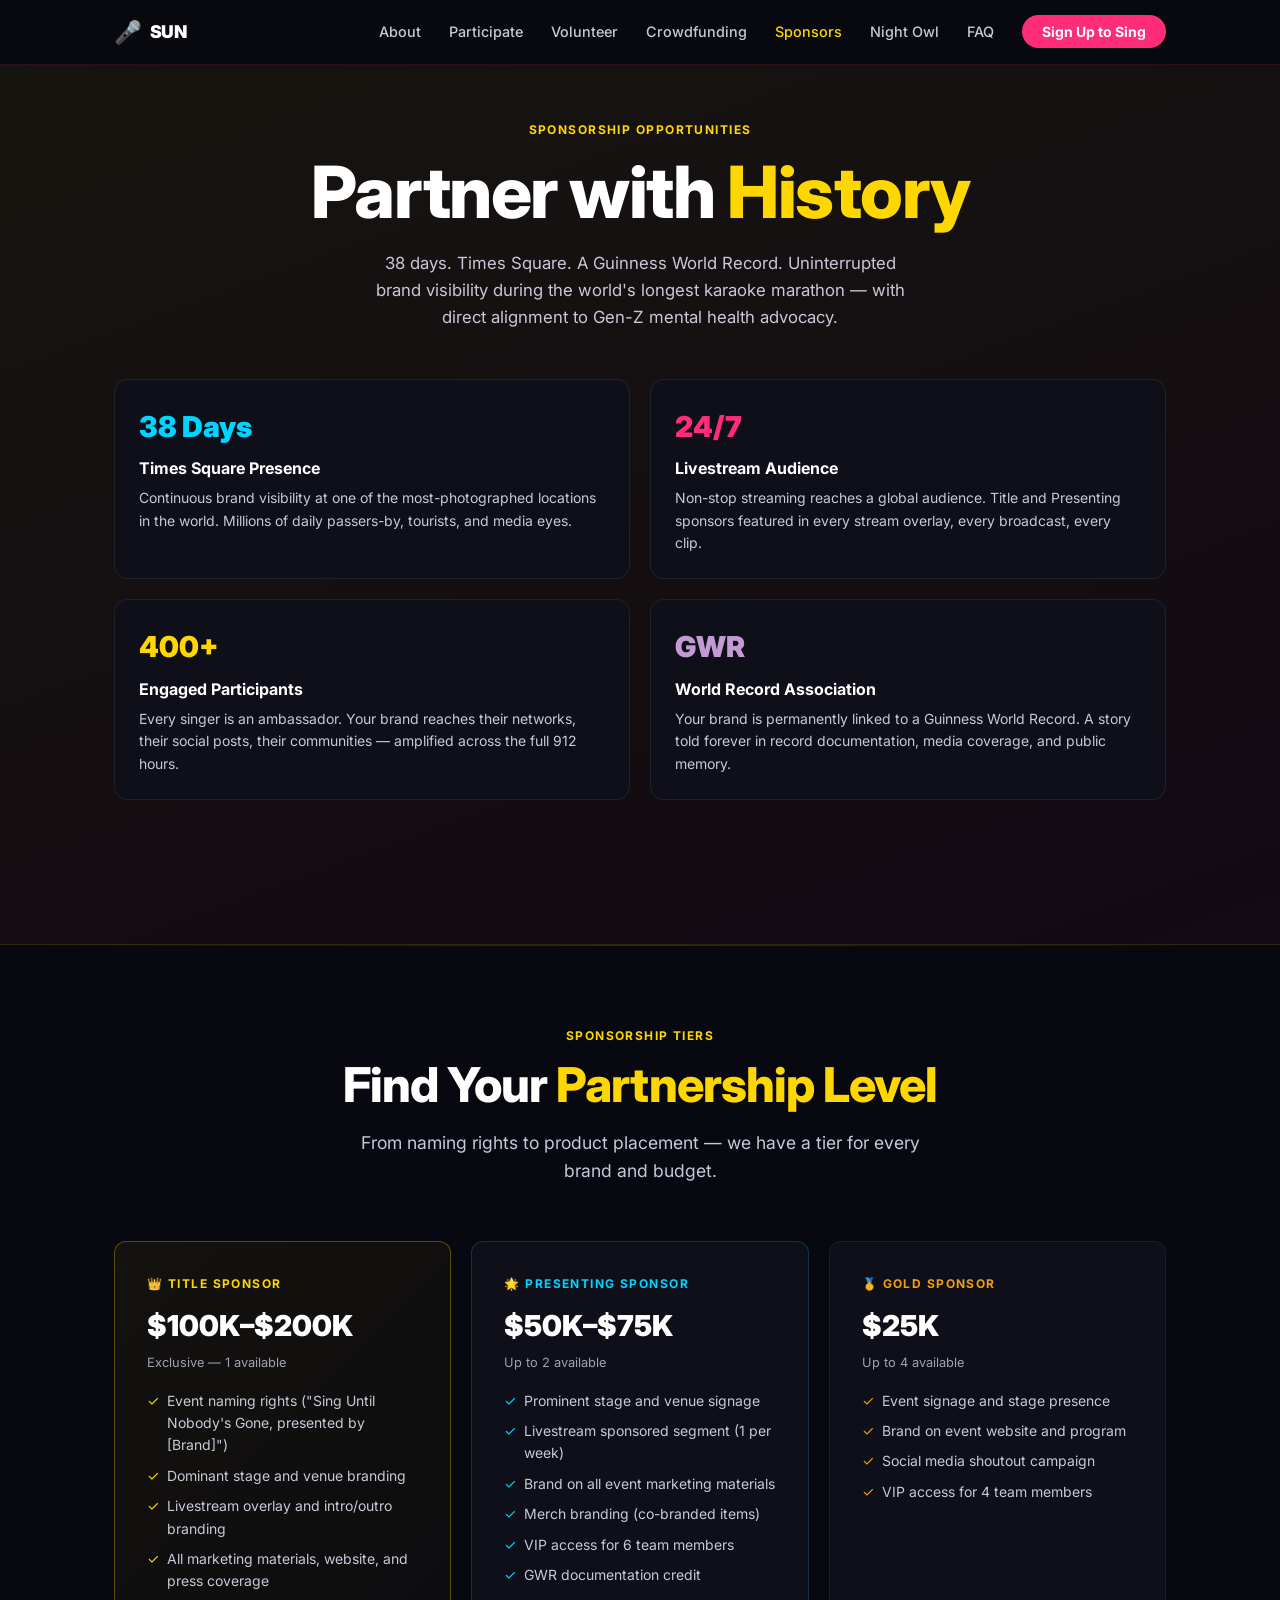
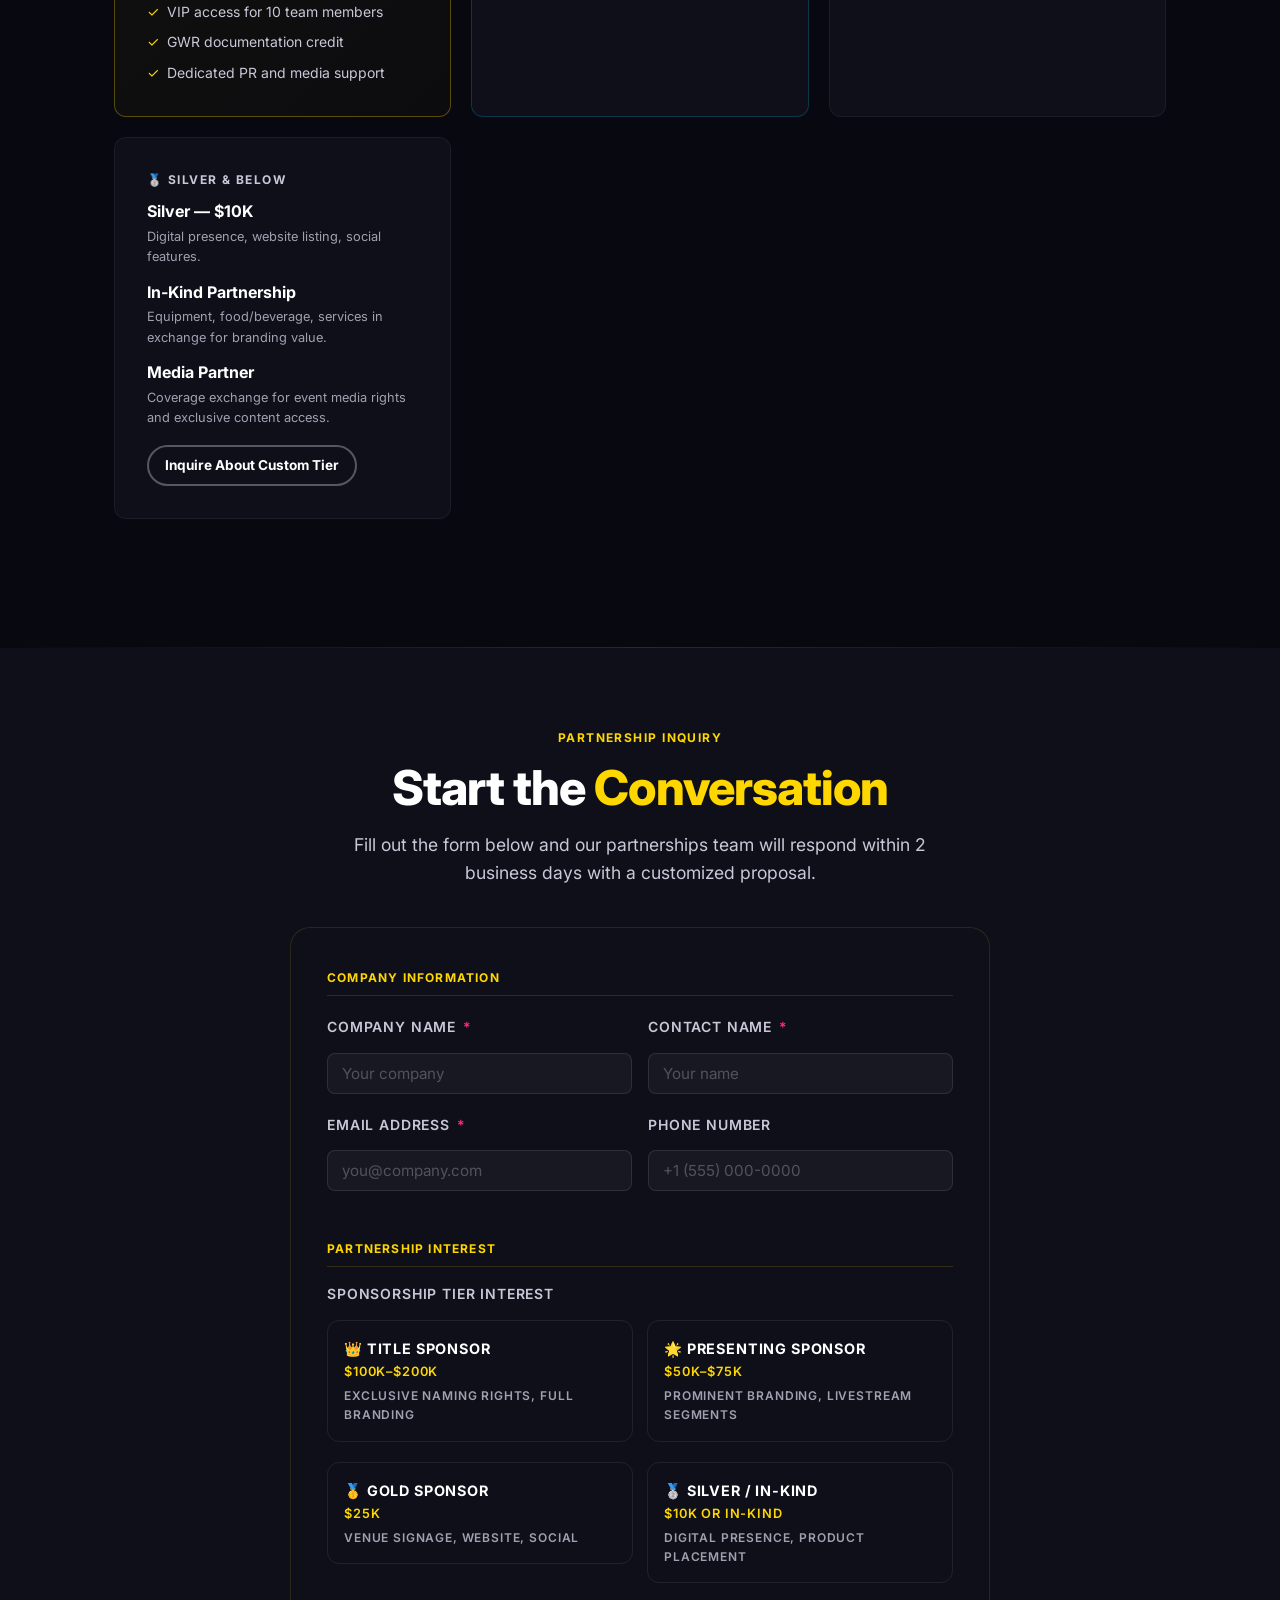
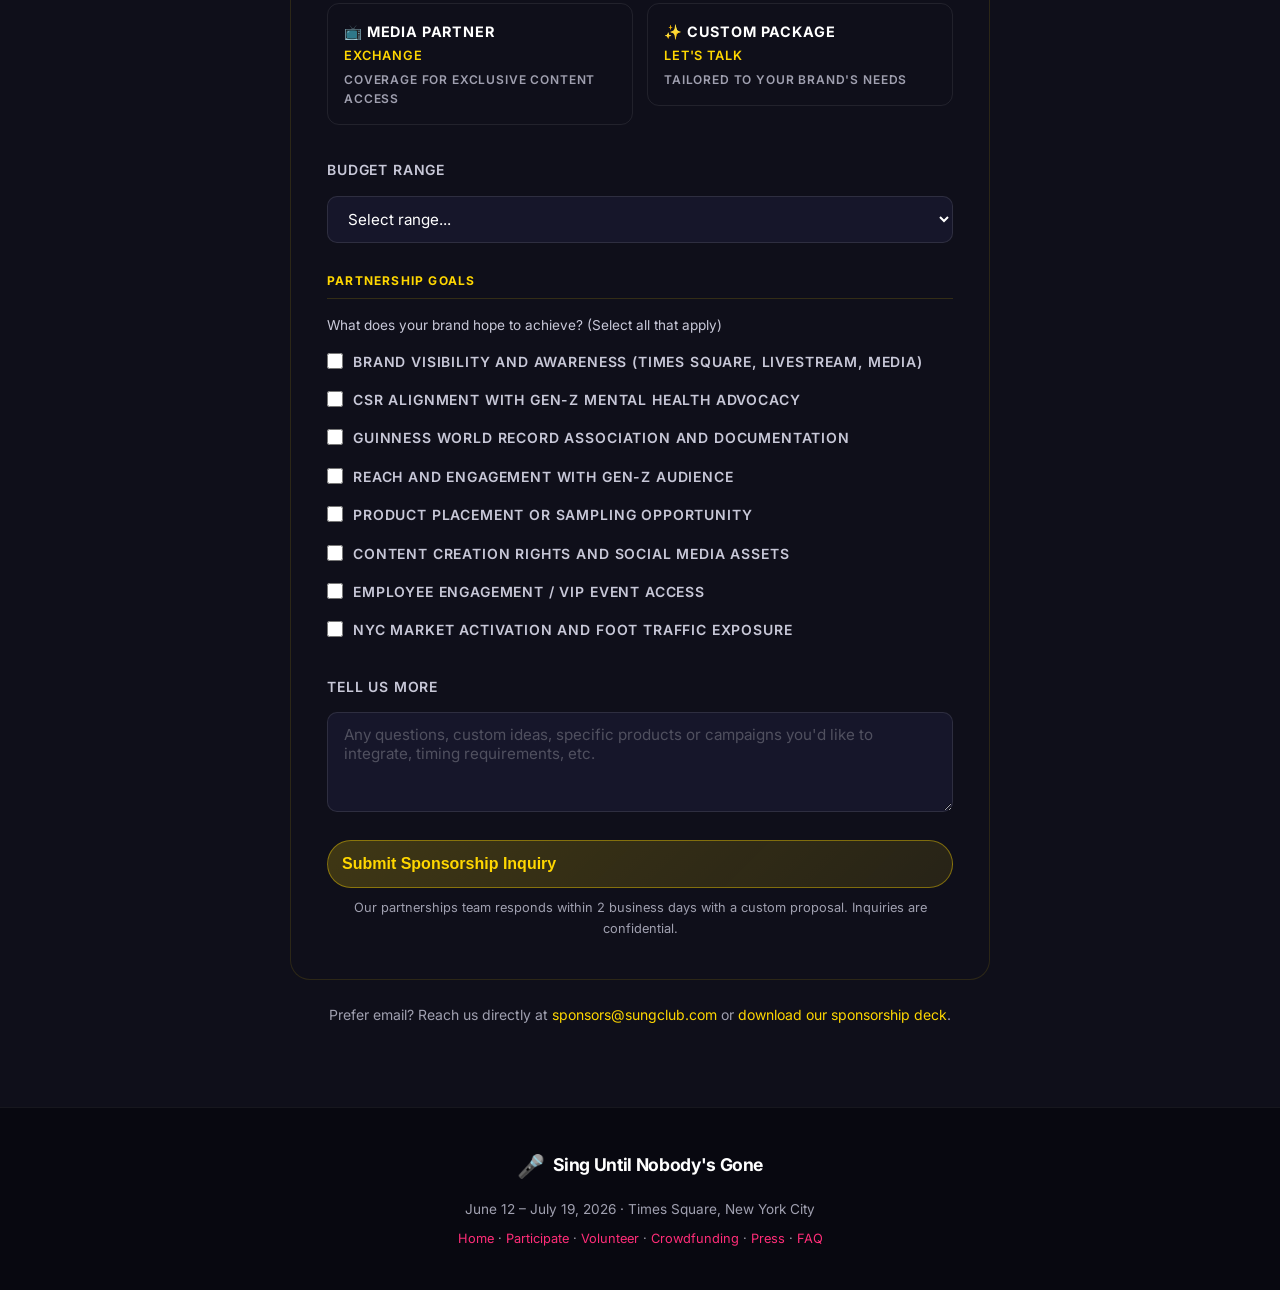
<file: sponsors.html>
<!DOCTYPE html>
<html lang="en">
<head>
  <meta charset="UTF-8">
  <meta name="viewport" content="width=device-width, initial-scale=1.0">
  <title>Sponsorship — Sing Until Nobody's Gone</title>
  <meta name="description" content="Sponsor the world's longest karaoke marathon in Times Square. 38 days of Gen-Z mental health awareness. Title, presenting, and supporting tier packages available.">
  <meta property="og:title" content="Sponsor Sing Until Nobody's Gone — Times Square World Record">
  <meta property="og:description" content="38 days of non-stop karaoke in Times Square. Brand visibility, CSR alignment with mental health, and Guinness World Record association. Inquire about sponsorship tiers.">
  <meta property="og:type" content="website">
  <link rel="stylesheet" href="style.css">
  <link rel="preconnect" href="https://fonts.googleapis.com">
  <link href="https://fonts.googleapis.com/css2?family=Inter:wght@400;500;600;700;800;900&display=swap" rel="stylesheet">
  <style>
    .sponsor-form-wrap { max-width: 700px; margin: 0 auto; }
    .form-card {
      background: var(--bg2);
      border: 1px solid rgba(255,215,0,0.12);
      border-radius: 20px;
      padding: 40px 36px;
    }
    .form-group { margin-bottom: 20px; }
    .form-row { display: grid; grid-template-columns: 1fr 1fr; gap: 16px; }
    label { display: block; font-size: 0.8rem; font-weight: 600; letter-spacing: 0.06em; text-transform: uppercase; color: var(--gray-light); margin-bottom: 6px; }
    label span.req { color: var(--pink); }
    input[type="text"], input[type="email"], input[type="tel"], select, textarea {
      width: 100%;
      background: rgba(255,255,255,0.04);
      border: 1px solid rgba(255,255,255,0.1);
      border-radius: 8px;
      color: var(--white);
      font-size: 0.95rem;
      font-family: inherit;
      padding: 10px 14px;
      outline: none;
      transition: border-color 0.2s;
    }
    input:focus, select:focus, textarea:focus { border-color: rgba(255,215,0,0.4); }
    input::placeholder, textarea::placeholder { color: rgba(255,255,255,0.3); }
    select option { background: #1a1a2e; }
    textarea { resize: vertical; min-height: 100px; }
    .error-msg { font-size: 0.8rem; color: var(--pink); margin-top: 4px; display: none; }
    .field-error input, .field-error select, .field-error textarea { border-color: var(--pink); }
    .field-error .error-msg { display: block; }

    .checkbox-group { display: flex; flex-direction: column; gap: 10px; }
    .checkbox-label {
      display: flex; align-items: flex-start; gap: 10px;
      cursor: pointer; color: var(--gray-light); font-size: 0.9rem; font-weight: 400;
    }
    .checkbox-label input[type="checkbox"] { width: 16px; height: 16px; flex-shrink: 0; margin-top: 2px; accent-color: var(--gold); }

    /* Tier cards */
    .tier-select-grid { display: grid; grid-template-columns: 1fr 1fr; gap: 14px; margin-bottom: 8px; }
    .tier-option { position: relative; }
    .tier-option input[type="radio"] { position: absolute; opacity: 0; width: 0; height: 0; }
    .tier-option-card {
      border: 1.5px solid rgba(255,255,255,0.08);
      border-radius: 12px;
      padding: 16px;
      cursor: pointer;
      transition: all 0.15s;
    }
    .tier-option:hover .tier-option-card { border-color: rgba(255,215,0,0.3); }
    .tier-option input:checked + .tier-option-card {
      border-color: var(--gold);
      background: rgba(255,215,0,0.06);
    }
    .tier-opt-name { font-weight: 700; font-size: 0.9rem; color: var(--white); margin-bottom: 2px; }
    .tier-opt-price { font-size: 0.8rem; color: var(--gold); }
    .tier-opt-desc { font-size: 0.75rem; color: var(--gray); margin-top: 4px; }

    .submit-area { margin-top: 28px; }
    .submit-area .btn { width: 100%; font-size: 1rem; padding: 14px; }
    .form-note { font-size: 0.8rem; color: var(--gray); margin-top: 10px; text-align: center; }

    #successState { display: none; text-align: center; padding: 48px 0; }
    #successState .success-icon { font-size: 3rem; margin-bottom: 16px; }

    .value-prop-grid { display: grid; grid-template-columns: 1fr 1fr; gap: 20px; margin-bottom: 64px; }
    .value-prop-card { background: var(--bg2); border: 1px solid rgba(255,255,255,0.07); border-radius: 14px; padding: 24px; }
    .value-prop-stat { font-size: 1.8rem; font-weight: 900; margin-bottom: 6px; }

    @media (max-width: 640px) {
      .form-card { padding: 24px 16px; }
      .form-row { grid-template-columns: 1fr; }
      .tier-select-grid { grid-template-columns: 1fr; }
      .value-prop-grid { grid-template-columns: 1fr; }
    }
  </style>
</head>
<body>

<!-- NAV -->
<nav>
  <div class="nav-inner">
    <a class="nav-logo" href="index.html">
      <span class="mic">🎤</span> SUN
    </a>
    <ul class="nav-links" id="navLinks">
      <li><a href="index.html#about">About</a></li>
      <li><a href="participate.html">Participate</a></li>
      <li><a href="volunteer.html">Volunteer</a></li>
      <li><a href="crowdfunding.html">Crowdfunding</a></li>
      <li><a href="sponsors.html" style="color: var(--gold);">Sponsors</a></li>
      <li><a href="night-owl.html">Night Owl</a></li>
      <li><a href="faq.html">FAQ</a></li>
      <li><a href="signup.html" class="nav-cta">Sign Up to Sing</a></li>
    </ul>
    <button class="hamburger" id="hamburger" aria-label="Toggle menu">☰</button>
  </div>
</nav>

<!-- HERO -->
<section style="padding-top: 120px; background: linear-gradient(160deg, rgba(255,215,0,0.06) 0%, rgba(255,45,120,0.04) 100%); border-bottom: 1px solid rgba(255,215,0,0.1);">
  <div class="container">
    <div class="section-header" style="margin-bottom: 48px;">
      <div class="label" style="color: var(--gold);">Sponsorship Opportunities</div>
      <h1>Partner with <span style="color: var(--gold);">History</span></h1>
      <p style="max-width: 560px; margin: 16px auto 0; font-size: 1.05rem;">
        38 days. Times Square. A Guinness World Record. Uninterrupted brand visibility during the world's longest karaoke marathon — with direct alignment to Gen-Z mental health advocacy.
      </p>
    </div>

    <!-- Value Props -->
    <div class="value-prop-grid">
      <div class="value-prop-card">
        <div class="value-prop-stat" style="color: var(--blue);">38 Days</div>
        <div style="font-weight: 700; color: var(--white); margin-bottom: 6px;">Times Square Presence</div>
        <p style="font-size: 0.875rem;">Continuous brand visibility at one of the most-photographed locations in the world. Millions of daily passers-by, tourists, and media eyes.</p>
      </div>
      <div class="value-prop-card">
        <div class="value-prop-stat" style="color: var(--pink);">24/7</div>
        <div style="font-weight: 700; color: var(--white); margin-bottom: 6px;">Livestream Audience</div>
        <p style="font-size: 0.875rem;">Non-stop streaming reaches a global audience. Title and Presenting sponsors featured in every stream overlay, every broadcast, every clip.</p>
      </div>
      <div class="value-prop-card">
        <div class="value-prop-stat" style="color: var(--gold);">400+</div>
        <div style="font-weight: 700; color: var(--white); margin-bottom: 6px;">Engaged Participants</div>
        <p style="font-size: 0.875rem;">Every singer is an ambassador. Your brand reaches their networks, their social posts, their communities — amplified across the full 912 hours.</p>
      </div>
      <div class="value-prop-card">
        <div class="value-prop-stat" style="color: var(--purple-light);">GWR</div>
        <div style="font-weight: 700; color: var(--white); margin-bottom: 6px;">World Record Association</div>
        <p style="font-size: 0.875rem;">Your brand is permanently linked to a Guinness World Record. A story told forever in record documentation, media coverage, and public memory.</p>
      </div>
    </div>
  </div>
</section>

<div class="divider"></div>

<!-- SPONSORSHIP TIERS -->
<section style="background: var(--bg);">
  <div class="container">
    <div class="section-header">
      <div class="label" style="color: var(--gold);">Sponsorship Tiers</div>
      <h2>Find Your <span style="color: var(--gold);">Partnership Level</span></h2>
      <p>From naming rights to product placement — we have a tier for every brand and budget.</p>
    </div>

    <div style="display: grid; grid-template-columns: repeat(auto-fit, minmax(260px, 1fr)); gap: 20px; margin-bottom: 48px;">

      <!-- Title Sponsor -->
      <div class="card" style="border-color: rgba(255,215,0,0.3); background: linear-gradient(135deg, rgba(255,215,0,0.05), rgba(255,215,0,0.02));">
        <div class="label" style="color: var(--gold); margin-bottom: 10px;">👑 Title Sponsor</div>
        <div style="font-size: 1.8rem; font-weight: 900; color: var(--white); margin-bottom: 4px;">$100K–$200K</div>
        <p style="font-size: 0.8rem; color: var(--gray); margin-bottom: 16px;">Exclusive — 1 available</p>
        <ul style="list-style: none; padding: 0; display: flex; flex-direction: column; gap: 8px;">
          <li style="font-size: 0.875rem; color: var(--gray-light); display: flex; gap: 8px;"><span style="color: var(--gold);">✓</span> Event naming rights ("Sing Until Nobody's Gone, presented by [Brand]")</li>
          <li style="font-size: 0.875rem; color: var(--gray-light); display: flex; gap: 8px;"><span style="color: var(--gold);">✓</span> Dominant stage and venue branding</li>
          <li style="font-size: 0.875rem; color: var(--gray-light); display: flex; gap: 8px;"><span style="color: var(--gold);">✓</span> Livestream overlay and intro/outro branding</li>
          <li style="font-size: 0.875rem; color: var(--gray-light); display: flex; gap: 8px;"><span style="color: var(--gold);">✓</span> All marketing materials, website, and press coverage</li>
          <li style="font-size: 0.875rem; color: var(--gray-light); display: flex; gap: 8px;"><span style="color: var(--gold);">✓</span> VIP access for 10 team members</li>
          <li style="font-size: 0.875rem; color: var(--gray-light); display: flex; gap: 8px;"><span style="color: var(--gold);">✓</span> GWR documentation credit</li>
          <li style="font-size: 0.875rem; color: var(--gray-light); display: flex; gap: 8px;"><span style="color: var(--gold);">✓</span> Dedicated PR and media support</li>
        </ul>
      </div>

      <!-- Presenting Sponsor -->
      <div class="card" style="border-color: rgba(0,212,255,0.2);">
        <div class="label" style="color: var(--blue); margin-bottom: 10px;">🌟 Presenting Sponsor</div>
        <div style="font-size: 1.8rem; font-weight: 900; color: var(--white); margin-bottom: 4px;">$50K–$75K</div>
        <p style="font-size: 0.8rem; color: var(--gray); margin-bottom: 16px;">Up to 2 available</p>
        <ul style="list-style: none; padding: 0; display: flex; flex-direction: column; gap: 8px;">
          <li style="font-size: 0.875rem; color: var(--gray-light); display: flex; gap: 8px;"><span style="color: var(--blue);">✓</span> Prominent stage and venue signage</li>
          <li style="font-size: 0.875rem; color: var(--gray-light); display: flex; gap: 8px;"><span style="color: var(--blue);">✓</span> Livestream sponsored segment (1 per week)</li>
          <li style="font-size: 0.875rem; color: var(--gray-light); display: flex; gap: 8px;"><span style="color: var(--blue);">✓</span> Brand on all event marketing materials</li>
          <li style="font-size: 0.875rem; color: var(--gray-light); display: flex; gap: 8px;"><span style="color: var(--blue);">✓</span> Merch branding (co-branded items)</li>
          <li style="font-size: 0.875rem; color: var(--gray-light); display: flex; gap: 8px;"><span style="color: var(--blue);">✓</span> VIP access for 6 team members</li>
          <li style="font-size: 0.875rem; color: var(--gray-light); display: flex; gap: 8px;"><span style="color: var(--blue);">✓</span> GWR documentation credit</li>
        </ul>
      </div>

      <!-- Gold Sponsor -->
      <div class="card">
        <div class="label" style="color: #f59e0b; margin-bottom: 10px;">🥇 Gold Sponsor</div>
        <div style="font-size: 1.8rem; font-weight: 900; color: var(--white); margin-bottom: 4px;">$25K</div>
        <p style="font-size: 0.8rem; color: var(--gray); margin-bottom: 16px;">Up to 4 available</p>
        <ul style="list-style: none; padding: 0; display: flex; flex-direction: column; gap: 8px;">
          <li style="font-size: 0.875rem; color: var(--gray-light); display: flex; gap: 8px;"><span style="color: #f59e0b;">✓</span> Event signage and stage presence</li>
          <li style="font-size: 0.875rem; color: var(--gray-light); display: flex; gap: 8px;"><span style="color: #f59e0b;">✓</span> Brand on event website and program</li>
          <li style="font-size: 0.875rem; color: var(--gray-light); display: flex; gap: 8px;"><span style="color: #f59e0b;">✓</span> Social media shoutout campaign</li>
          <li style="font-size: 0.875rem; color: var(--gray-light); display: flex; gap: 8px;"><span style="color: #f59e0b;">✓</span> VIP access for 4 team members</li>
        </ul>
      </div>

      <!-- Silver + In-Kind + Media -->
      <div class="card">
        <div class="label" style="color: var(--gray-light); margin-bottom: 10px;">🥈 Silver &amp; Below</div>
        <div style="margin-bottom: 16px;">
          <div style="font-size: 1rem; font-weight: 700; color: var(--white); margin-bottom: 2px;">Silver — $10K</div>
          <p style="font-size: 0.8rem; color: var(--gray); margin-bottom: 12px;">Digital presence, website listing, social features.</p>
          <div style="font-size: 1rem; font-weight: 700; color: var(--white); margin-bottom: 2px;">In-Kind Partnership</div>
          <p style="font-size: 0.8rem; color: var(--gray); margin-bottom: 12px;">Equipment, food/beverage, services in exchange for branding value.</p>
          <div style="font-size: 1rem; font-weight: 700; color: var(--white); margin-bottom: 2px;">Media Partner</div>
          <p style="font-size: 0.8rem; color: var(--gray);">Coverage exchange for event media rights and exclusive content access.</p>
        </div>
        <a href="#inquiry-form" class="btn btn-outline" style="font-size: 0.85rem; padding: 8px 16px;">Inquire About Custom Tier</a>
      </div>
    </div>
  </div>
</section>

<div class="divider"></div>

<!-- INQUIRY FORM -->
<section id="inquiry-form" style="background: var(--bg2);">
  <div class="container">
    <div class="section-header" style="margin-bottom: 40px;">
      <div class="label" style="color: var(--gold);">Partnership Inquiry</div>
      <h2>Start the <span style="color: var(--gold);">Conversation</span></h2>
      <p>Fill out the form below and our partnerships team will respond within 2 business days with a customized proposal.</p>
    </div>

    <div class="sponsor-form-wrap">
      <div class="form-card" id="formCard">

        <div id="formState">
          <form id="sponsorForm" novalidate>

            <!-- Company Info -->
            <div style="font-size: 0.75rem; font-weight: 700; letter-spacing: 0.1em; text-transform: uppercase; color: var(--gold); border-bottom: 1px solid rgba(255,215,0,0.15); padding-bottom: 8px; margin-bottom: 20px;">Company Information</div>

            <div class="form-row">
              <div class="form-group" id="fg-company">
                <label for="spCompany">Company Name <span class="req">*</span></label>
                <input type="text" id="spCompany" placeholder="Your company" required>
                <div class="error-msg">Company name is required.</div>
              </div>
              <div class="form-group" id="fg-contact">
                <label for="spContact">Contact Name <span class="req">*</span></label>
                <input type="text" id="spContact" placeholder="Your name" autocomplete="name" required>
                <div class="error-msg">Contact name is required.</div>
              </div>
            </div>

            <div class="form-row">
              <div class="form-group" id="fg-email">
                <label for="spEmail">Email Address <span class="req">*</span></label>
                <input type="email" id="spEmail" placeholder="you@company.com" autocomplete="email" required>
                <div class="error-msg">Valid email required.</div>
              </div>
              <div class="form-group">
                <label for="spPhone">Phone Number</label>
                <input type="tel" id="spPhone" placeholder="+1 (555) 000-0000" autocomplete="tel">
              </div>
            </div>

            <!-- Tier Interest -->
            <div style="font-size: 0.75rem; font-weight: 700; letter-spacing: 0.1em; text-transform: uppercase; color: var(--gold); border-bottom: 1px solid rgba(255,215,0,0.15); padding-bottom: 8px; margin: 28px 0 16px;">Partnership Interest</div>

            <div class="form-group">
              <label>Sponsorship Tier Interest</label>
              <div class="tier-select-grid">
                <div class="tier-option">
                  <input type="radio" name="tier" id="tier-title" value="title">
                  <label class="tier-option-card" for="tier-title">
                    <div class="tier-opt-name">👑 Title Sponsor</div>
                    <div class="tier-opt-price">$100K–$200K</div>
                    <div class="tier-opt-desc">Exclusive naming rights, full branding</div>
                  </label>
                </div>
                <div class="tier-option">
                  <input type="radio" name="tier" id="tier-presenting" value="presenting">
                  <label class="tier-option-card" for="tier-presenting">
                    <div class="tier-opt-name">🌟 Presenting Sponsor</div>
                    <div class="tier-opt-price">$50K–$75K</div>
                    <div class="tier-opt-desc">Prominent branding, livestream segments</div>
                  </label>
                </div>
                <div class="tier-option">
                  <input type="radio" name="tier" id="tier-gold" value="gold">
                  <label class="tier-option-card" for="tier-gold">
                    <div class="tier-opt-name">🥇 Gold Sponsor</div>
                    <div class="tier-opt-price">$25K</div>
                    <div class="tier-opt-desc">Venue signage, website, social</div>
                  </label>
                </div>
                <div class="tier-option">
                  <input type="radio" name="tier" id="tier-silver" value="silver">
                  <label class="tier-option-card" for="tier-silver">
                    <div class="tier-opt-name">🥈 Silver / In-Kind</div>
                    <div class="tier-opt-price">$10K or in-kind</div>
                    <div class="tier-opt-desc">Digital presence, product placement</div>
                  </label>
                </div>
                <div class="tier-option">
                  <input type="radio" name="tier" id="tier-media" value="media">
                  <label class="tier-option-card" for="tier-media">
                    <div class="tier-opt-name">📺 Media Partner</div>
                    <div class="tier-opt-price">Exchange</div>
                    <div class="tier-opt-desc">Coverage for exclusive content access</div>
                  </label>
                </div>
                <div class="tier-option">
                  <input type="radio" name="tier" id="tier-custom" value="custom">
                  <label class="tier-option-card" for="tier-custom">
                    <div class="tier-opt-name">✨ Custom Package</div>
                    <div class="tier-opt-price">Let's talk</div>
                    <div class="tier-opt-desc">Tailored to your brand's needs</div>
                  </label>
                </div>
              </div>
            </div>

            <div class="form-group">
              <label for="spBudget">Budget Range</label>
              <select id="spBudget">
                <option value="">Select range...</option>
                <option value="under_10k">Under $10K</option>
                <option value="10k_25k">$10K – $25K</option>
                <option value="25k_50k">$25K – $50K</option>
                <option value="50k_100k">$50K – $100K</option>
                <option value="100k_200k">$100K – $200K</option>
                <option value="200k_plus">$200K+</option>
                <option value="in_kind">In-Kind / Service Exchange</option>
              </select>
            </div>

            <!-- Goals -->
            <div style="font-size: 0.75rem; font-weight: 700; letter-spacing: 0.1em; text-transform: uppercase; color: var(--gold); border-bottom: 1px solid rgba(255,215,0,0.15); padding-bottom: 8px; margin: 28px 0 16px;">Partnership Goals</div>
            <p style="font-size: 0.85rem; color: var(--gray-light); margin-bottom: 14px;">What does your brand hope to achieve? (Select all that apply)</p>

            <div class="form-group checkbox-group">
              <label class="checkbox-label">
                <input type="checkbox" name="goal" value="brand_visibility">
                <span>Brand visibility and awareness (Times Square, livestream, media)</span>
              </label>
              <label class="checkbox-label">
                <input type="checkbox" name="goal" value="csr_mental_health">
                <span>CSR alignment with Gen-Z mental health advocacy</span>
              </label>
              <label class="checkbox-label">
                <input type="checkbox" name="goal" value="gwr_association">
                <span>Guinness World Record association and documentation</span>
              </label>
              <label class="checkbox-label">
                <input type="checkbox" name="goal" value="gen_z_audience">
                <span>Reach and engagement with Gen-Z audience</span>
              </label>
              <label class="checkbox-label">
                <input type="checkbox" name="goal" value="product_placement">
                <span>Product placement or sampling opportunity</span>
              </label>
              <label class="checkbox-label">
                <input type="checkbox" name="goal" value="content_rights">
                <span>Content creation rights and social media assets</span>
              </label>
              <label class="checkbox-label">
                <input type="checkbox" name="goal" value="employee_engagement">
                <span>Employee engagement / VIP event access</span>
              </label>
              <label class="checkbox-label">
                <input type="checkbox" name="goal" value="nyc_activation">
                <span>NYC market activation and foot traffic exposure</span>
              </label>
            </div>

            <!-- Message -->
            <div style="margin-top: 28px;" class="form-group">
              <label for="spMessage">Tell Us More</label>
              <textarea id="spMessage" placeholder="Any questions, custom ideas, specific products or campaigns you'd like to integrate, timing requirements, etc."></textarea>
            </div>

            <input type="hidden" id="spUtmSource">
            <input type="hidden" id="spUtmMedium">
            <input type="hidden" id="spUtmCampaign">

            <div class="submit-area">
              <button type="submit" class="btn btn-gold" id="submitBtn" style="background: linear-gradient(135deg, rgba(255,215,0,0.2), rgba(255,215,0,0.1)); border: 1px solid rgba(255,215,0,0.4); color: var(--gold);">Submit Sponsorship Inquiry</button>
              <p class="form-note">Our partnerships team responds within 2 business days with a custom proposal. Inquiries are confidential.</p>
            </div>
          </form>
        </div>

        <!-- Success state -->
        <div id="successState">
          <div class="success-icon">🤝</div>
          <h3 style="margin-bottom: 12px;">Inquiry Received!</h3>
          <p style="margin-bottom: 8px; max-width: 440px; margin-left: auto; margin-right: auto; color: var(--gray-light);">Thank you for your interest in partnering with Sing Until Nobody's Gone! Our partnerships team will be in touch within 2 business days with a tailored sponsorship proposal.</p>
          <p style="font-size: 0.85rem; color: var(--gray); margin-bottom: 28px;">In the meantime, feel free to review our <a href="press.html#sponsorship-deck" style="color: var(--blue);">sponsorship deck</a> or reach out directly at <a href="mailto:sponsors@sungclub.com" style="color: var(--blue);">sponsors@sungclub.com</a>.</p>
          <a href="index.html" class="btn btn-outline">Back to Home</a>
        </div>

      </div>

      <!-- Contact fallback -->
      <div style="text-align: center; margin-top: 24px;">
        <p style="font-size: 0.875rem; color: var(--gray);">Prefer email? Reach us directly at <a href="mailto:sponsors@sungclub.com" style="color: var(--gold);">sponsors@sungclub.com</a> or <a href="press.html#sponsorship-deck" style="color: var(--gold);">download our sponsorship deck</a>.</p>
      </div>
    </div>
  </div>
</section>

<!-- FOOTER -->
<footer style="background: var(--bg); border-top: 1px solid rgba(255,255,255,0.06); padding: 40px 0; text-align: center; margin-top: 0;">
  <div class="container">
    <div class="nav-logo" style="justify-content: center; margin-bottom: 16px; display: flex; gap: 8px; align-items: center;">
      <span class="mic">🎤</span> <strong>Sing Until Nobody's Gone</strong>
    </div>
    <p style="font-size: 0.85rem; margin-bottom: 8px;">June 12 – July 19, 2026 · Times Square, New York City</p>
    <p style="font-size: 0.8rem; color: var(--gray);">
      <a href="index.html">Home</a> · <a href="participate.html">Participate</a> · <a href="volunteer.html">Volunteer</a> · <a href="crowdfunding.html">Crowdfunding</a> · <a href="press.html">Press</a> · <a href="faq.html">FAQ</a>
    </p>
  </div>
</footer>

<script>
  // Hamburger
  document.getElementById('hamburger').addEventListener('click', () => {
    document.getElementById('navLinks').classList.toggle('open');
  });

  // UTM capture
  const params = new URLSearchParams(location.search);
  document.getElementById('spUtmSource').value = params.get('utm_source') || '';
  document.getElementById('spUtmMedium').value = params.get('utm_medium') || '';
  document.getElementById('spUtmCampaign').value = params.get('utm_campaign') || '';
  const SUNLOG_API = params.get('api') || 'https://sunlog.onrender.com';

  // Pre-select tier from URL
  const tierParam = params.get('tier');
  if (tierParam) {
    const radio = document.querySelector(`input[name="tier"][value="${tierParam}"]`);
    if (radio) radio.checked = true;
  }

  // Form validation + submit
  document.getElementById('sponsorForm').addEventListener('submit', async (e) => {
    e.preventDefault();

    const company = document.getElementById('spCompany').value.trim();
    const contact = document.getElementById('spContact').value.trim();
    const email = document.getElementById('spEmail').value.trim();

    let valid = true;
    const setErr = (id, hasErr) => {
      const fg = document.getElementById(id);
      if (fg) fg.classList.toggle('field-error', hasErr);
      if (hasErr) valid = false;
    };

    setErr('fg-company', !company);
    setErr('fg-contact', !contact);
    setErr('fg-email', !email || !/^[^\s@]+@[^\s@]+\.[^\s@]+$/.test(email));

    if (!valid) return;

    const btn = document.getElementById('submitBtn');
    btn.textContent = 'Submitting...';
    btn.disabled = true;

    const tierRadio = document.querySelector('input[name="tier"]:checked');
    const goals = [...document.querySelectorAll('input[name="goal"]:checked')].map(c => c.value);

    const body = {
      companyName: company,
      contactName: contact,
      email,
      phone: document.getElementById('spPhone').value.trim() || undefined,
      tierInterest: tierRadio ? tierRadio.value : undefined,
      budgetRange: document.getElementById('spBudget').value || undefined,
      goals: goals.length ? goals : undefined,
      message: document.getElementById('spMessage').value.trim() || undefined,
      utmSource: document.getElementById('spUtmSource').value || undefined,
      utmMedium: document.getElementById('spUtmMedium').value || undefined,
      utmCampaign: document.getElementById('spUtmCampaign').value || undefined,
    };

    try {
      const r = await fetch(`${SUNLOG_API}/api/sponsor-inquiries`, {
        method: 'POST',
        headers: { 'Content-Type': 'application/json' },
        body: JSON.stringify(body)
      });
      const d = await r.json();
      if (!r.ok) throw new Error(d.error || 'Submission failed');
    } catch (_) {
      // Offline queue
      const pending = JSON.parse(localStorage.getItem('sun_pending_forms') || '[]');
      pending.push({ url: `${SUNLOG_API}/api/sponsor-inquiries`, body });
      localStorage.setItem('sun_pending_forms', JSON.stringify(pending));
    }

    document.getElementById('formState').style.display = 'none';
    document.getElementById('successState').style.display = 'block';
  });

  // Offline retry on reconnect
  window.addEventListener('online', () => {
    const pending = JSON.parse(localStorage.getItem('sun_pending_forms') || '[]');
    pending.forEach(({ url, body }) => {
      fetch(url, { method: 'POST', headers: { 'Content-Type': 'application/json' }, body: JSON.stringify(body) }).catch(() => {});
    });
    if (pending.length) localStorage.removeItem('sun_pending_forms');
  });
</script>
</body>
</html>
</file>
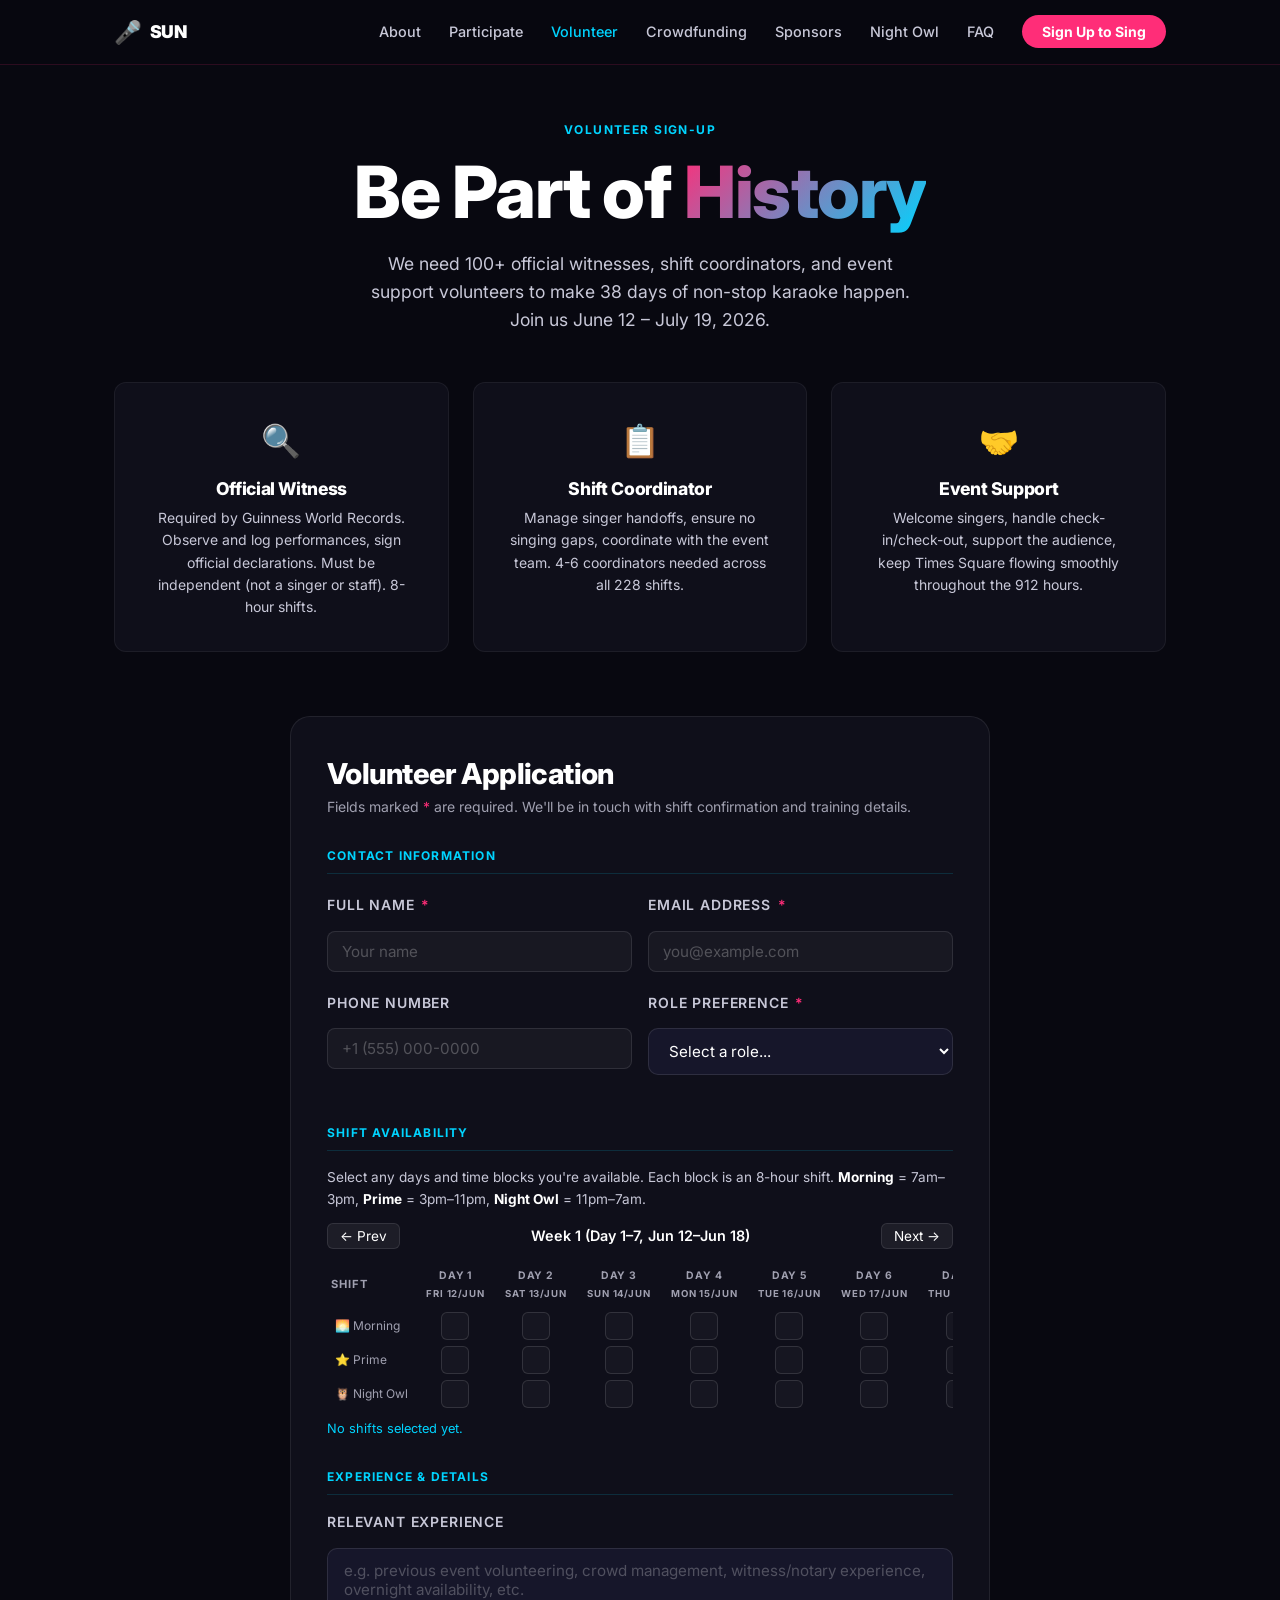
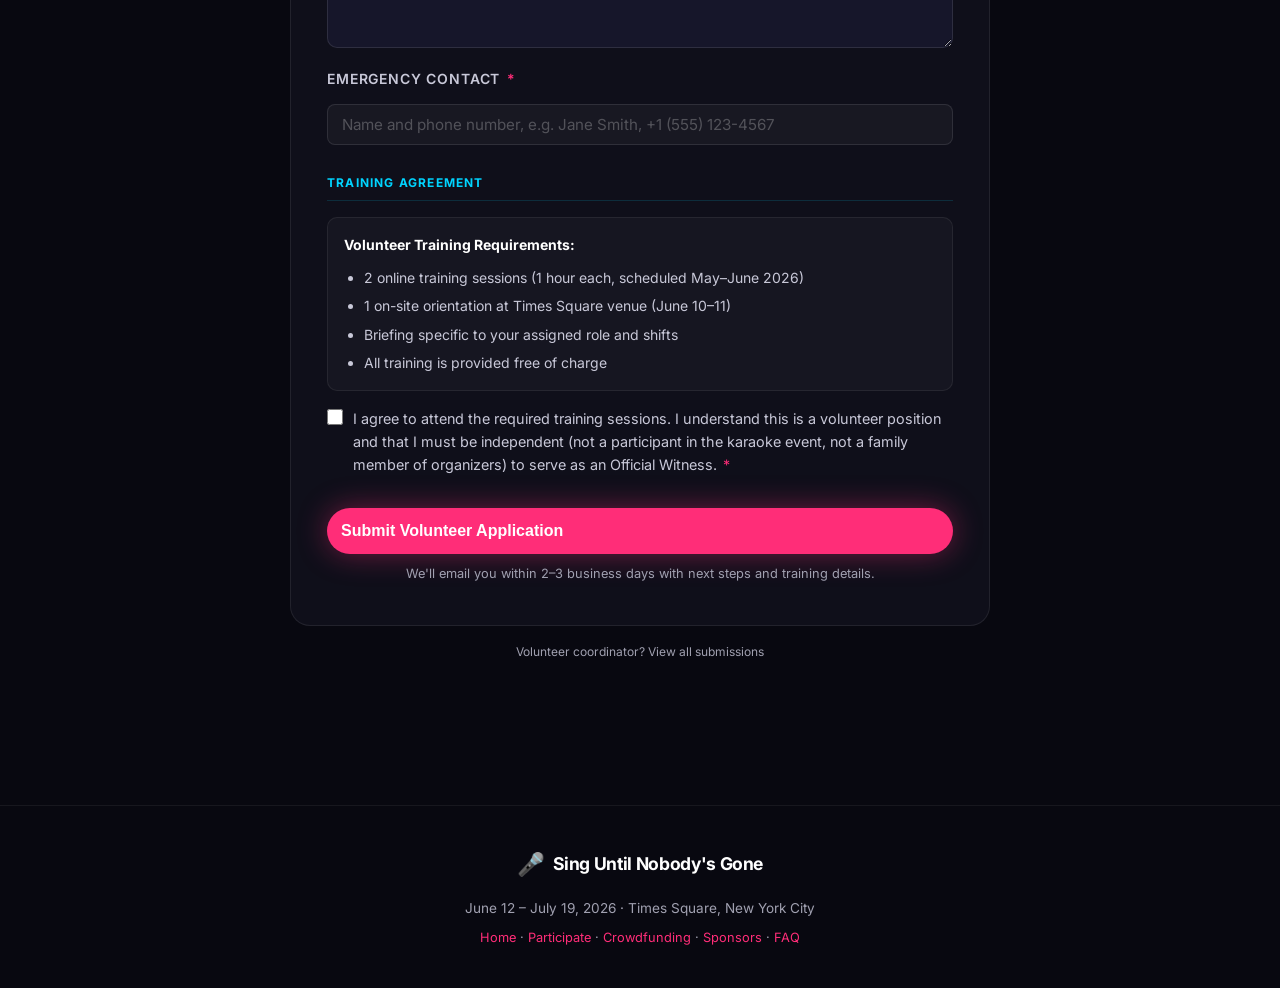
<file: volunteer.html>
<!DOCTYPE html>
<html lang="en">
<head>
  <meta charset="UTF-8">
  <meta name="viewport" content="width=device-width, initial-scale=1.0">
  <title>Volunteer — Sing Until Nobody's Gone</title>
  <meta name="description" content="Volunteer for the world's longest karaoke marathon in Times Square. Sign up to be an official witness, shift coordinator, or event support volunteer.">
  <meta property="og:title" content="Volunteer — Sing Until Nobody's Gone">
  <meta property="og:description" content="Help make 38 days of non-stop karaoke happen. Official witnesses, shift coordinators, and event support volunteers needed for June 12–July 19, 2026.">
  <meta property="og:type" content="website">
  <link rel="stylesheet" href="style.css">
  <link rel="preconnect" href="https://fonts.googleapis.com">
  <link href="https://fonts.googleapis.com/css2?family=Inter:wght@400;500;600;700;800;900&display=swap" rel="stylesheet">
  <style>
    .vol-form-wrap { max-width: 700px; margin: 0 auto; }
    .form-card {
      background: var(--bg2);
      border: 1px solid rgba(255,255,255,0.08);
      border-radius: 20px;
      padding: 40px 36px;
    }
    .form-group { margin-bottom: 20px; }
    .form-row { display: grid; grid-template-columns: 1fr 1fr; gap: 16px; }
    label { display: block; font-size: 0.8rem; font-weight: 600; letter-spacing: 0.06em; text-transform: uppercase; color: var(--gray-light); margin-bottom: 6px; }
    label span.req { color: var(--pink); }
    input[type="text"], input[type="email"], input[type="tel"], select, textarea {
      width: 100%;
      background: rgba(255,255,255,0.04);
      border: 1px solid rgba(255,255,255,0.1);
      border-radius: 8px;
      color: var(--white);
      font-size: 0.95rem;
      font-family: inherit;
      padding: 10px 14px;
      outline: none;
      transition: border-color 0.2s;
    }
    input:focus, select:focus, textarea:focus { border-color: rgba(0,212,255,0.4); }
    input::placeholder, textarea::placeholder { color: rgba(255,255,255,0.3); }
    select option { background: #1a1a2e; }
    textarea { resize: vertical; min-height: 90px; }
    .error-msg { font-size: 0.8rem; color: var(--pink); margin-top: 4px; display: none; }
    .field-error input, .field-error select, .field-error textarea { border-color: var(--pink); }
    .field-error .error-msg { display: block; }

    /* Shift Calendar */
    .shift-calendar { overflow-x: auto; margin-top: 8px; }
    .shift-table { border-collapse: collapse; min-width: 100%; }
    .shift-table th {
      font-size: 0.7rem;
      font-weight: 700;
      letter-spacing: 0.08em;
      text-transform: uppercase;
      color: var(--gray);
      padding: 6px 10px;
      text-align: center;
      white-space: nowrap;
    }
    .shift-table td { padding: 3px 4px; }
    .shift-cell {
      display: flex;
      align-items: center;
      justify-content: center;
    }
    .shift-check {
      width: 28px; height: 28px;
      border-radius: 6px;
      border: 1.5px solid rgba(255,255,255,0.12);
      background: rgba(255,255,255,0.03);
      cursor: pointer;
      display: flex; align-items: center; justify-content: center;
      font-size: 0.7rem;
      transition: all 0.15s;
      user-select: none;
    }
    .shift-check:hover { border-color: rgba(0,212,255,0.4); background: rgba(0,212,255,0.06); }
    .shift-check.selected { background: rgba(0,212,255,0.2); border-color: var(--blue); color: var(--blue); }
    .shift-check.selected::after { content: "✓"; font-weight: 700; }
    .shift-summary { font-size: 0.8rem; color: var(--blue); margin-top: 8px; }
    .week-label {
      font-size: 0.65rem;
      color: var(--gray);
      text-align: left;
      padding: 4px 4px 2px;
    }
    .cal-nav { display: flex; align-items: center; gap: 16px; margin-bottom: 12px; }
    .cal-nav button {
      background: rgba(255,255,255,0.06);
      border: 1px solid rgba(255,255,255,0.1);
      border-radius: 6px;
      color: var(--white);
      padding: 4px 12px;
      cursor: pointer;
      font-family: inherit;
      font-size: 0.85rem;
    }
    .cal-nav button:hover { background: rgba(255,255,255,0.1); }
    .cal-nav span { font-weight: 600; font-size: 0.9rem; flex: 1; text-align: center; }

    .checkbox-group label {
      display: flex; align-items: flex-start; gap: 10px;
      text-transform: none; letter-spacing: 0;
      font-size: 0.9rem; font-weight: 400; cursor: pointer;
      color: var(--gray-light); margin-bottom: 4px;
    }
    .checkbox-group input[type="checkbox"] { width: 16px; height: 16px; flex-shrink: 0; margin-top: 2px; accent-color: var(--blue); }
    .submit-area { margin-top: 28px; }
    .submit-area .btn { width: 100%; font-size: 1rem; padding: 14px; }
    .form-note { font-size: 0.8rem; color: var(--gray); margin-top: 10px; text-align: center; }

    /* Success state */
    #successState { display: none; text-align: center; padding: 48px 0; }
    #successState .success-icon { font-size: 3rem; margin-bottom: 16px; }

    @media (max-width: 640px) {
      .form-card { padding: 24px 16px; }
      .form-row { grid-template-columns: 1fr; }
    }
  </style>
</head>
<body>

<!-- NAV -->
<nav>
  <div class="nav-inner">
    <a class="nav-logo" href="index.html">
      <span class="mic">🎤</span> SUN
    </a>
    <ul class="nav-links" id="navLinks">
      <li><a href="index.html#about">About</a></li>
      <li><a href="participate.html">Participate</a></li>
      <li><a href="volunteer.html" style="color: var(--blue);">Volunteer</a></li>
      <li><a href="crowdfunding.html">Crowdfunding</a></li>
      <li><a href="sponsors.html">Sponsors</a></li>
      <li><a href="night-owl.html">Night Owl</a></li>
      <li><a href="faq.html">FAQ</a></li>
      <li><a href="signup.html" class="nav-cta">Sign Up to Sing</a></li>
    </ul>
    <button class="hamburger" id="hamburger" aria-label="Toggle menu">☰</button>
  </div>
</nav>

<!-- HERO -->
<section style="padding-top: 120px; background: var(--bg);">
  <div class="container">
    <div class="section-header" style="margin-bottom: 48px;">
      <div class="label" style="color: var(--blue);">Volunteer Sign-Up</div>
      <h1>Be Part of <span class="gradient-text">History</span></h1>
      <p style="max-width: 560px; margin: 16px auto 0;">We need 100+ official witnesses, shift coordinators, and event support volunteers to make 38 days of non-stop karaoke happen. Join us June 12 – July 19, 2026.</p>
    </div>

    <!-- Role cards -->
    <div class="grid-3" style="margin-bottom: 64px;">
      <div class="card" style="text-align: center;">
        <div style="font-size: 2rem; margin-bottom: 12px;">🔍</div>
        <h4 style="color: var(--white); margin-bottom: 8px;">Official Witness</h4>
        <p style="font-size: 0.875rem;">Required by Guinness World Records. Observe and log performances, sign official declarations. Must be independent (not a singer or staff). 8-hour shifts.</p>
      </div>
      <div class="card" style="text-align: center;">
        <div style="font-size: 2rem; margin-bottom: 12px;">📋</div>
        <h4 style="color: var(--white); margin-bottom: 8px;">Shift Coordinator</h4>
        <p style="font-size: 0.875rem;">Manage singer handoffs, ensure no singing gaps, coordinate with the event team. 4-6 coordinators needed across all 228 shifts.</p>
      </div>
      <div class="card" style="text-align: center;">
        <div style="font-size: 2rem; margin-bottom: 12px;">🤝</div>
        <h4 style="color: var(--white); margin-bottom: 8px;">Event Support</h4>
        <p style="font-size: 0.875rem;">Welcome singers, handle check-in/check-out, support the audience, keep Times Square flowing smoothly throughout the 912 hours.</p>
      </div>
    </div>

    <!-- FORM -->
    <div class="vol-form-wrap">
      <div class="form-card" id="formCard">

        <div id="formState">
          <h3 style="margin-bottom: 6px;">Volunteer Application</h3>
          <p style="font-size: 0.875rem; color: var(--gray); margin-bottom: 28px;">Fields marked <span style="color: var(--pink);">*</span> are required. We'll be in touch with shift confirmation and training details.</p>

          <form id="volForm" novalidate>
            <!-- Contact Info -->
            <div style="font-size: 0.75rem; font-weight: 700; letter-spacing: 0.1em; text-transform: uppercase; color: var(--blue); border-bottom: 1px solid rgba(0,212,255,0.15); padding-bottom: 8px; margin-bottom: 20px;">Contact Information</div>

            <div class="form-row">
              <div class="form-group" id="fg-name">
                <label for="volName">Full Name <span class="req">*</span></label>
                <input type="text" id="volName" placeholder="Your name" autocomplete="name" required>
                <div class="error-msg">Name is required.</div>
              </div>
              <div class="form-group" id="fg-email">
                <label for="volEmail">Email Address <span class="req">*</span></label>
                <input type="email" id="volEmail" placeholder="you@example.com" autocomplete="email" required>
                <div class="error-msg">Valid email required.</div>
              </div>
            </div>

            <div class="form-row">
              <div class="form-group">
                <label for="volPhone">Phone Number</label>
                <input type="tel" id="volPhone" placeholder="+1 (555) 000-0000" autocomplete="tel">
              </div>
              <div class="form-group" id="fg-role">
                <label for="volRole">Role Preference <span class="req">*</span></label>
                <select id="volRole" required>
                  <option value="">Select a role...</option>
                  <option value="official_witness">Official Witness (GWR required)</option>
                  <option value="shift_coordinator">Shift Coordinator</option>
                  <option value="event_support">Event Support</option>
                  <option value="any">Open to Any Role</option>
                </select>
                <div class="error-msg">Please select a role preference.</div>
              </div>
            </div>

            <!-- Shift Availability -->
            <div style="font-size: 0.75rem; font-weight: 700; letter-spacing: 0.1em; text-transform: uppercase; color: var(--blue); border-bottom: 1px solid rgba(0,212,255,0.15); padding-bottom: 8px; margin: 28px 0 16px;">Shift Availability</div>

            <p style="font-size: 0.85rem; color: var(--gray-light); margin-bottom: 12px;">Select any days and time blocks you're available. Each block is an 8-hour shift. <strong style="color: var(--white);">Morning</strong> = 7am–3pm, <strong style="color: var(--white);">Prime</strong> = 3pm–11pm, <strong style="color: var(--white);">Night Owl</strong> = 11pm–7am.</p>

            <div class="cal-nav">
              <button type="button" id="calPrev">← Prev</button>
              <span id="calWeekLabel">Week 1 (Jun 12–18)</span>
              <button type="button" id="calNext">Next →</button>
            </div>

            <div class="shift-calendar">
              <table class="shift-table" id="shiftTable">
                <thead>
                  <tr>
                    <th style="text-align:left; padding-left:4px;">Shift</th>
                    <th id="th-0">—</th><th id="th-1">—</th><th id="th-2">—</th><th id="th-3">—</th>
                    <th id="th-4">—</th><th id="th-5">—</th><th id="th-6">—</th>
                  </tr>
                </thead>
                <tbody>
                  <tr>
                    <td style="font-size:0.75rem; color:var(--gray); padding: 3px 8px; white-space:nowrap;">🌅 Morning</td>
                    <td><div class="shift-cell"><div class="shift-check" data-block="morning" data-col="0"></div></div></td>
                    <td><div class="shift-cell"><div class="shift-check" data-block="morning" data-col="1"></div></div></td>
                    <td><div class="shift-cell"><div class="shift-check" data-block="morning" data-col="2"></div></div></td>
                    <td><div class="shift-cell"><div class="shift-check" data-block="morning" data-col="3"></div></div></td>
                    <td><div class="shift-cell"><div class="shift-check" data-block="morning" data-col="4"></div></div></td>
                    <td><div class="shift-cell"><div class="shift-check" data-block="morning" data-col="5"></div></div></td>
                    <td><div class="shift-cell"><div class="shift-check" data-block="morning" data-col="6"></div></div></td>
                  </tr>
                  <tr>
                    <td style="font-size:0.75rem; color:var(--gray); padding: 3px 8px; white-space:nowrap;">⭐ Prime</td>
                    <td><div class="shift-cell"><div class="shift-check" data-block="prime" data-col="0"></div></div></td>
                    <td><div class="shift-cell"><div class="shift-check" data-block="prime" data-col="1"></div></div></td>
                    <td><div class="shift-cell"><div class="shift-check" data-block="prime" data-col="2"></div></div></td>
                    <td><div class="shift-cell"><div class="shift-check" data-block="prime" data-col="3"></div></div></td>
                    <td><div class="shift-cell"><div class="shift-check" data-block="prime" data-col="4"></div></div></td>
                    <td><div class="shift-cell"><div class="shift-check" data-block="prime" data-col="5"></div></div></td>
                    <td><div class="shift-cell"><div class="shift-check" data-block="prime" data-col="6"></div></div></td>
                  </tr>
                  <tr>
                    <td style="font-size:0.75rem; color:var(--gray); padding: 3px 8px; white-space:nowrap;">🦉 Night Owl</td>
                    <td><div class="shift-cell"><div class="shift-check" data-block="night_owl" data-col="0"></div></div></td>
                    <td><div class="shift-cell"><div class="shift-check" data-block="night_owl" data-col="1"></div></div></td>
                    <td><div class="shift-cell"><div class="shift-check" data-block="night_owl" data-col="2"></div></div></td>
                    <td><div class="shift-cell"><div class="shift-check" data-block="night_owl" data-col="3"></div></div></td>
                    <td><div class="shift-cell"><div class="shift-check" data-block="night_owl" data-col="4"></div></div></td>
                    <td><div class="shift-cell"><div class="shift-check" data-block="night_owl" data-col="5"></div></div></td>
                    <td><div class="shift-cell"><div class="shift-check" data-block="night_owl" data-col="6"></div></div></td>
                  </tr>
                </tbody>
              </table>
            </div>
            <div class="shift-summary" id="shiftSummary">No shifts selected yet.</div>

            <!-- Experience -->
            <div style="font-size: 0.75rem; font-weight: 700; letter-spacing: 0.1em; text-transform: uppercase; color: var(--blue); border-bottom: 1px solid rgba(0,212,255,0.15); padding-bottom: 8px; margin: 28px 0 16px;">Experience & Details</div>

            <div class="form-group">
              <label for="volExperience">Relevant Experience</label>
              <textarea id="volExperience" placeholder="e.g. previous event volunteering, crowd management, witness/notary experience, overnight availability, etc."></textarea>
            </div>

            <div class="form-group" id="fg-emergency">
              <label for="volEmergency">Emergency Contact <span class="req">*</span></label>
              <input type="text" id="volEmergency" placeholder="Name and phone number, e.g. Jane Smith, +1 (555) 123-4567" required>
              <div class="error-msg">Emergency contact required.</div>
            </div>

            <!-- Training Agreement -->
            <div style="font-size: 0.75rem; font-weight: 700; letter-spacing: 0.1em; text-transform: uppercase; color: var(--blue); border-bottom: 1px solid rgba(0,212,255,0.15); padding-bottom: 8px; margin: 28px 0 16px;">Training Agreement</div>

            <div style="background: rgba(255,255,255,0.03); border: 1px solid rgba(255,255,255,0.07); border-radius: 10px; padding: 16px; margin-bottom: 16px; font-size: 0.875rem; color: var(--gray-light);">
              <strong style="color: var(--white);">Volunteer Training Requirements:</strong>
              <ul style="margin-top: 10px; padding-left: 20px; display: flex; flex-direction: column; gap: 6px;">
                <li>2 online training sessions (1 hour each, scheduled May–June 2026)</li>
                <li>1 on-site orientation at Times Square venue (June 10–11)</li>
                <li>Briefing specific to your assigned role and shifts</li>
                <li>All training is provided free of charge</li>
              </ul>
            </div>

            <div class="form-group checkbox-group" id="fg-training">
              <label>
                <input type="checkbox" id="volTraining">
                <span>I agree to attend the required training sessions. I understand this is a volunteer position and that I must be independent (not a participant in the karaoke event, not a family member of organizers) to serve as an Official Witness. <span class="req">*</span></span>
              </label>
              <div class="error-msg" style="margin-left: 26px;">You must agree to training requirements to apply.</div>
            </div>

            <!-- Hidden UTM fields -->
            <input type="hidden" id="volUtmSource">
            <input type="hidden" id="volUtmMedium">
            <input type="hidden" id="volUtmCampaign">

            <div class="submit-area">
              <button type="submit" class="btn btn-primary" id="submitBtn">Submit Volunteer Application</button>
              <p class="form-note">We'll email you within 2–3 business days with next steps and training details.</p>
            </div>
          </form>
        </div>

        <!-- Success state -->
        <div id="successState">
          <div class="success-icon">🙌</div>
          <h3 style="margin-bottom: 12px;">Application Received!</h3>
          <p style="margin-bottom: 20px; max-width: 400px; margin-left: auto; margin-right: auto;">Thank you for volunteering! We'll be in touch within 2–3 business days with shift confirmation and training session details.</p>
          <a href="index.html" class="btn btn-outline">Back to Home</a>
        </div>

      </div>

      <!-- Admin link (subtle) -->
      <p style="text-align:center; margin-top: 16px; font-size: 0.75rem; color: var(--gray);">
        Volunteer coordinator? <a href="https://sunlog.onrender.com/api/volunteers" style="color: var(--gray);" target="_blank">View all submissions</a>
      </p>
    </div>
  </div>
</section>

<!-- FOOTER -->
<footer style="background: var(--bg); border-top: 1px solid rgba(255,255,255,0.06); padding: 40px 0; text-align: center; margin-top: 64px;">
  <div class="container">
    <div class="nav-logo" style="justify-content: center; margin-bottom: 16px; display: flex; gap: 8px; align-items: center;">
      <span class="mic">🎤</span> <strong>Sing Until Nobody's Gone</strong>
    </div>
    <p style="font-size: 0.85rem; margin-bottom: 8px;">June 12 – July 19, 2026 · Times Square, New York City</p>
    <p style="font-size: 0.8rem; color: var(--gray);">
      <a href="index.html">Home</a> · <a href="participate.html">Participate</a> · <a href="crowdfunding.html">Crowdfunding</a> · <a href="sponsors.html">Sponsors</a> · <a href="faq.html">FAQ</a>
    </p>
  </div>
</footer>

<script>
  // Hamburger
  document.getElementById('hamburger').addEventListener('click', () => {
    document.getElementById('navLinks').classList.toggle('open');
  });

  // UTM capture
  const params = new URLSearchParams(location.search);
  document.getElementById('volUtmSource').value = params.get('utm_source') || '';
  document.getElementById('volUtmMedium').value = params.get('utm_medium') || '';
  document.getElementById('volUtmCampaign').value = params.get('utm_campaign') || '';
  const SUNLOG_API = params.get('api') || 'https://sunlog.onrender.com';

  // Event dates: June 12 – July 19, 2026 = 38 days
  const EVENT_START = new Date('2026-06-12');
  const TOTAL_DAYS = 38;
  const DAYS_PER_WEEK = 7;

  // Calendar state
  let currentWeek = 0; // 0-indexed
  const totalWeeks = Math.ceil(TOTAL_DAYS / DAYS_PER_WEEK);
  const selectedShifts = new Set();

  function getDayLabel(dayNum) {
    // dayNum is 1-indexed
    const d = new Date(EVENT_START);
    d.setDate(d.getDate() + dayNum - 1);
    const days = ['Sun','Mon','Tue','Wed','Thu','Fri','Sat'];
    const months = ['Jun','Jul'];
    return `${days[d.getDay()]} ${d.getDate()}/${months[d.getMonth() - 5]}`;
  }

  function renderCalendar() {
    const startDay = currentWeek * DAYS_PER_WEEK + 1;
    const endDay = Math.min(startDay + DAYS_PER_WEEK - 1, TOTAL_DAYS);
    const daysThisWeek = endDay - startDay + 1;

    // Update week label
    const sd = new Date(EVENT_START); sd.setDate(sd.getDate() + startDay - 1);
    const ed = new Date(EVENT_START); ed.setDate(ed.getDate() + endDay - 1);
    const mNames = ['Jan','Feb','Mar','Apr','May','Jun','Jul','Aug'];
    document.getElementById('calWeekLabel').textContent = `Week ${currentWeek + 1} (Day ${startDay}–${endDay}, ${mNames[sd.getMonth()]} ${sd.getDate()}–${mNames[ed.getMonth()]} ${ed.getDate()})`;

    // Update column headers
    for (let c = 0; c < DAYS_PER_WEEK; c++) {
      const th = document.getElementById(`th-${c}`);
      const dayN = startDay + c;
      if (dayN > TOTAL_DAYS) {
        th.textContent = '';
        th.style.display = 'none';
      } else {
        th.style.display = '';
        th.innerHTML = `<span style="font-size:0.65rem;">Day ${dayN}</span><br><span style="font-size:0.6rem; color:var(--gray)">${getDayLabel(dayN)}</span>`;
      }
    }

    // Update shift cells
    document.querySelectorAll('.shift-check').forEach(cell => {
      const col = parseInt(cell.dataset.col);
      const block = cell.dataset.block;
      const dayN = startDay + col;
      cell.dataset.day = dayN;

      if (dayN > TOTAL_DAYS) {
        cell.style.visibility = 'hidden';
      } else {
        cell.style.visibility = 'visible';
        const key = `${dayN}-${block}`;
        cell.classList.toggle('selected', selectedShifts.has(key));
      }
    });

    // Nav buttons
    document.getElementById('calPrev').disabled = currentWeek === 0;
    document.getElementById('calNext').disabled = currentWeek >= totalWeeks - 1;

    updateShiftSummary();
  }

  function updateShiftSummary() {
    const n = selectedShifts.size;
    document.getElementById('shiftSummary').textContent = n === 0
      ? 'No shifts selected yet.'
      : `${n} shift${n > 1 ? 's' : ''} selected across ${new Set([...selectedShifts].map(s => s.split('-')[0])).size} day(s).`;
  }

  // Shift click handler
  document.querySelectorAll('.shift-check').forEach(cell => {
    cell.addEventListener('click', () => {
      const key = `${cell.dataset.day}-${cell.dataset.block}`;
      if (selectedShifts.has(key)) {
        selectedShifts.delete(key);
        cell.classList.remove('selected');
      } else {
        selectedShifts.add(key);
        cell.classList.add('selected');
      }
      updateShiftSummary();
    });
  });

  document.getElementById('calPrev').addEventListener('click', () => { currentWeek--; renderCalendar(); });
  document.getElementById('calNext').addEventListener('click', () => { currentWeek++; renderCalendar(); });

  renderCalendar();

  // Form validation + submit
  document.getElementById('volForm').addEventListener('submit', async (e) => {
    e.preventDefault();

    const name = document.getElementById('volName').value.trim();
    const email = document.getElementById('volEmail').value.trim();
    const role = document.getElementById('volRole').value;
    const emergency = document.getElementById('volEmergency').value.trim();
    const training = document.getElementById('volTraining').checked;

    let valid = true;

    const setErr = (id, hasErr) => {
      const fg = document.getElementById(id);
      if (fg) fg.classList.toggle('field-error', hasErr);
      if (hasErr) valid = false;
    };

    setErr('fg-name', !name);
    setErr('fg-email', !email || !/^[^\s@]+@[^\s@]+\.[^\s@]+$/.test(email));
    setErr('fg-role', !role);
    setErr('fg-emergency', !emergency);

    const trainingFg = document.getElementById('fg-training');
    if (!training) {
      trainingFg.querySelector('.error-msg').style.display = 'block';
      valid = false;
    } else {
      trainingFg.querySelector('.error-msg').style.display = 'none';
    }

    if (!valid) return;

    const btn = document.getElementById('submitBtn');
    btn.textContent = 'Submitting...';
    btn.disabled = true;

    const body = {
      name,
      email,
      phone: document.getElementById('volPhone').value.trim() || undefined,
      rolePreference: role,
      shiftSelections: [...selectedShifts],
      experience: document.getElementById('volExperience').value.trim() || undefined,
      emergencyContact: emergency,
      trainingAgreed: true,
      utmSource: document.getElementById('volUtmSource').value || undefined,
      utmMedium: document.getElementById('volUtmMedium').value || undefined,
      utmCampaign: document.getElementById('volUtmCampaign').value || undefined,
    };

    try {
      const r = await fetch(`${SUNLOG_API}/api/volunteers`, {
        method: 'POST',
        headers: { 'Content-Type': 'application/json' },
        body: JSON.stringify(body)
      });
      const d = await r.json();
      if (!r.ok) throw new Error(d.error || 'Submission failed');
    } catch (err) {
      // Offline queue
      const pending = JSON.parse(localStorage.getItem('sun_pending_forms') || '[]');
      pending.push({ url: `${SUNLOG_API}/api/volunteers`, body });
      localStorage.setItem('sun_pending_forms', JSON.stringify(pending));
    }

    document.getElementById('formState').style.display = 'none';
    document.getElementById('successState').style.display = 'block';
  });

  // Offline retry on reconnect
  window.addEventListener('online', () => {
    const pending = JSON.parse(localStorage.getItem('sun_pending_forms') || '[]');
    pending.forEach(({ url, body }) => {
      fetch(url, { method: 'POST', headers: { 'Content-Type': 'application/json' }, body: JSON.stringify(body) }).catch(() => {});
    });
    if (pending.length) localStorage.removeItem('sun_pending_forms');
  });
</script>
</body>
</html>
</file>
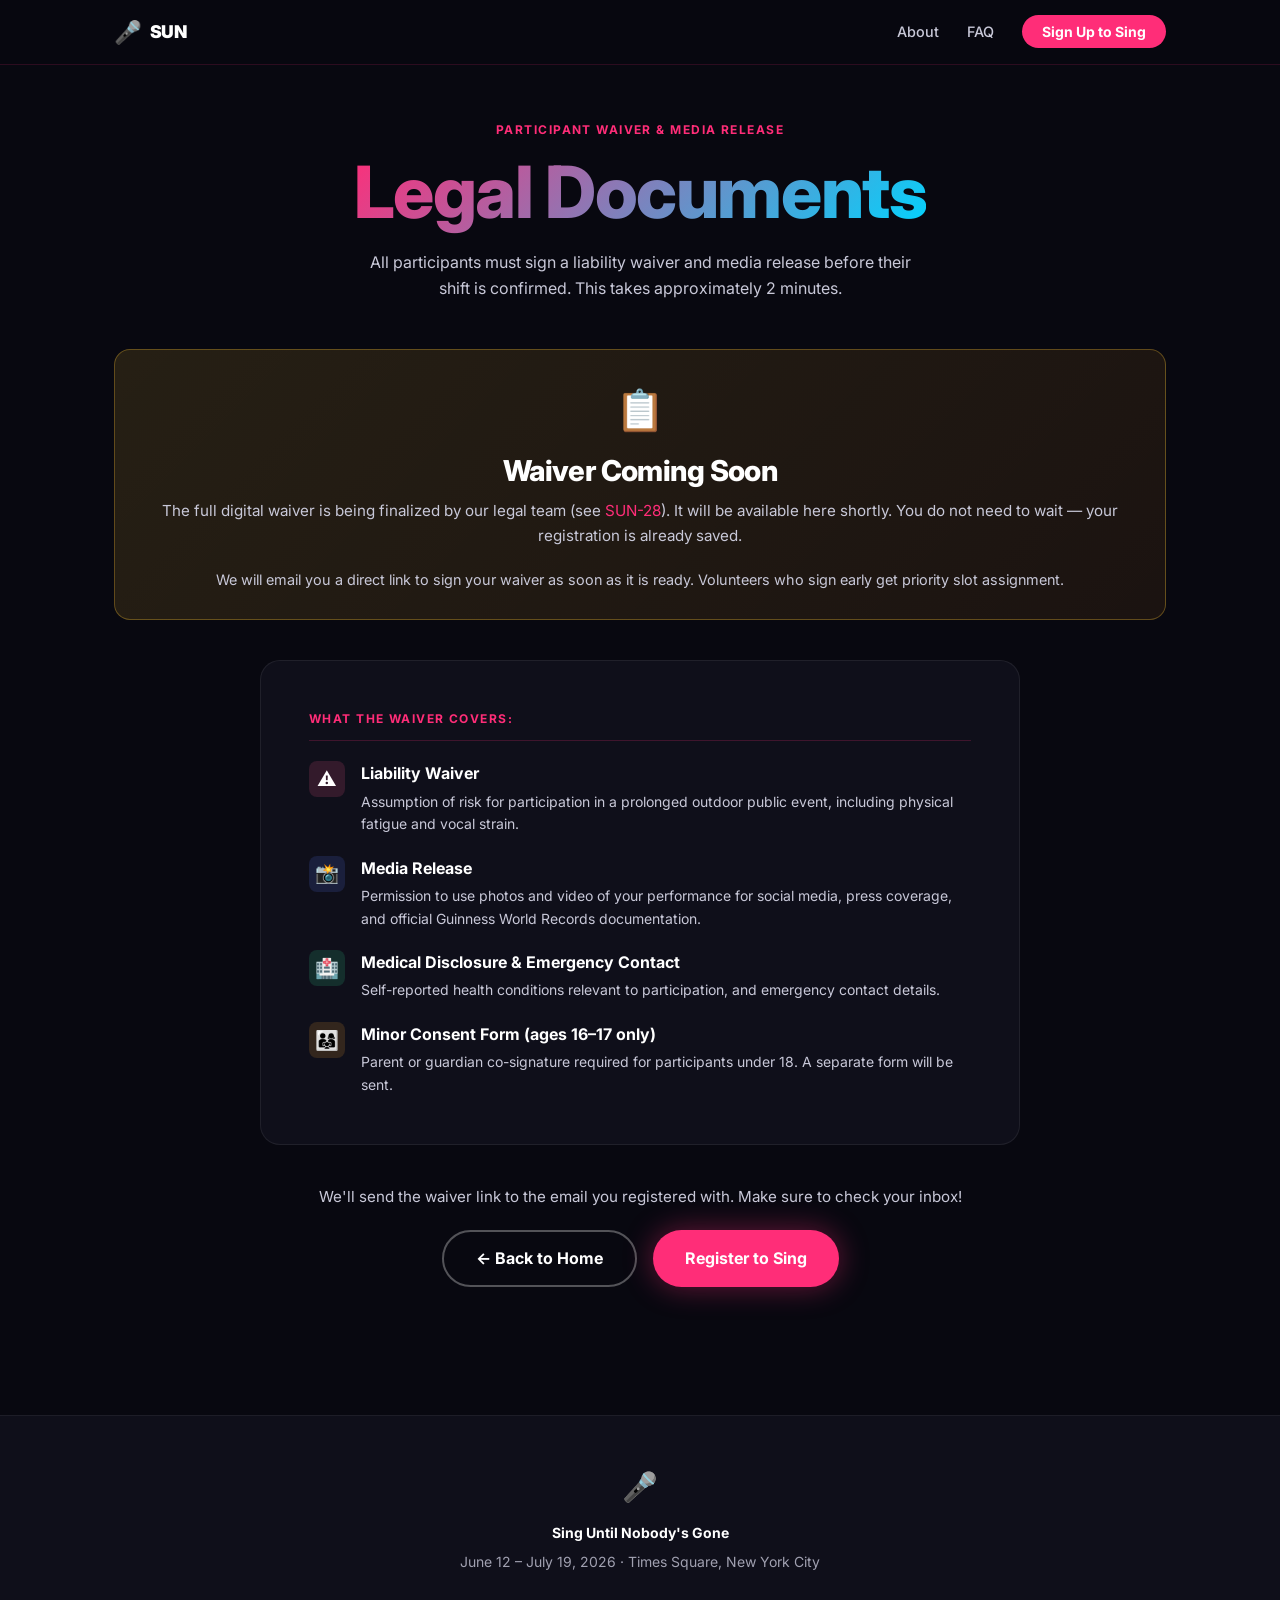
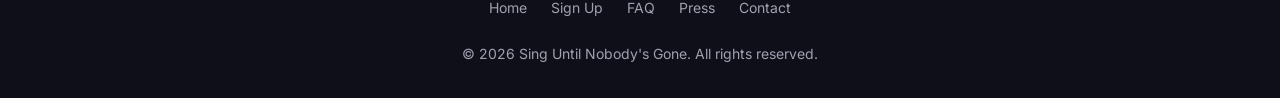
<file: waiver.html>
<!DOCTYPE html>
<html lang="en">
<head>
  <meta charset="UTF-8">
  <meta name="viewport" content="width=device-width, initial-scale=1.0">
  <title>Participant Waiver — Sing Until Nobody's Gone</title>
  <meta name="description" content="Sign the participant waiver and media release for Sing Until Nobody's Gone, a Guinness World Record attempt in Times Square.">
  <link rel="stylesheet" href="style.css">
  <link rel="preconnect" href="https://fonts.googleapis.com">
  <link href="https://fonts.googleapis.com/css2?family=Inter:wght@400;500;600;700;800;900&display=swap" rel="stylesheet">
</head>
<body>

<!-- NAV -->
<nav>
  <div class="nav-inner">
    <a class="nav-logo" href="index.html">
      <span class="mic">🎤</span> SUN
    </a>
    <ul class="nav-links" id="navLinks">
      <li><a href="index.html#about">About</a></li>
      <li><a href="faq.html">FAQ</a></li>
      <li><a href="signup.html" class="nav-cta">Sign Up to Sing</a></li>
    </ul>
    <button class="hamburger" id="hamburger" aria-label="Toggle menu">☰</button>
  </div>
</nav>

<!-- WAIVER PAGE -->
<div class="form-page">
  <div class="container">

    <div class="form-header">
      <div class="label">Participant Waiver & Media Release</div>
      <h1><span class="gradient-text">Legal Documents</span></h1>
      <p>
        All participants must sign a liability waiver and media release before their
        shift is confirmed. This takes approximately 2 minutes.
      </p>
    </div>

    <!-- Status notice -->
    <div style="background: linear-gradient(135deg, rgba(255,200,50,0.12), rgba(255,150,30,0.08)); border: 1px solid rgba(255,200,50,0.3); border-radius: 16px; padding: 28px; margin-bottom: 40px; text-align: center;">
      <div style="font-size: 2.5rem; margin-bottom: 12px;">📋</div>
      <h3 style="color: white; margin-bottom: 12px;">Waiver Coming Soon</h3>
      <p style="color: var(--gray-light); font-size: 0.95rem; margin-bottom: 20px;">
        The full digital waiver is being finalized by our legal team (see
        <a href="https://github.com/kikistop/sunlog/issues" style="color: var(--pink);">SUN-28</a>).
        It will be available here shortly. You do not need to wait — your registration is already saved.
      </p>
      <p style="color: var(--gray-light); font-size: 0.9rem;">
        We will email you a direct link to sign your waiver as soon as it is ready.
        Volunteers who sign early get priority slot assignment.
      </p>
    </div>

    <!-- Preview of waiver scope -->
    <div class="form-card" style="margin-bottom: 40px;">
      <div class="form-section-title" style="margin-bottom: 20px;">What the waiver covers:</div>
      <div style="display: flex; flex-direction: column; gap: 20px;">

        <div style="display: flex; gap: 16px; align-items: flex-start;">
          <div style="width: 36px; height: 36px; background: rgba(255,90,140,0.15); border-radius: 8px; display: flex; align-items: center; justify-content: center; flex-shrink: 0; font-size: 1.2rem;">⚠️</div>
          <div>
            <p style="font-weight: 700; color: white; margin-bottom: 4px;">Liability Waiver</p>
            <p style="font-size: 0.875rem; color: var(--gray-light); margin: 0;">Assumption of risk for participation in a prolonged outdoor public event, including physical fatigue and vocal strain.</p>
          </div>
        </div>

        <div style="display: flex; gap: 16px; align-items: flex-start;">
          <div style="width: 36px; height: 36px; background: rgba(90,120,255,0.15); border-radius: 8px; display: flex; align-items: center; justify-content: center; flex-shrink: 0; font-size: 1.2rem;">📸</div>
          <div>
            <p style="font-weight: 700; color: white; margin-bottom: 4px;">Media Release</p>
            <p style="font-size: 0.875rem; color: var(--gray-light); margin: 0;">Permission to use photos and video of your performance for social media, press coverage, and official Guinness World Records documentation.</p>
          </div>
        </div>

        <div style="display: flex; gap: 16px; align-items: flex-start;">
          <div style="width: 36px; height: 36px; background: rgba(50,220,150,0.15); border-radius: 8px; display: flex; align-items: center; justify-content: center; flex-shrink: 0; font-size: 1.2rem;">🏥</div>
          <div>
            <p style="font-weight: 700; color: white; margin-bottom: 4px;">Medical Disclosure & Emergency Contact</p>
            <p style="font-size: 0.875rem; color: var(--gray-light); margin: 0;">Self-reported health conditions relevant to participation, and emergency contact details.</p>
          </div>
        </div>

        <div style="display: flex; gap: 16px; align-items: flex-start;">
          <div style="width: 36px; height: 36px; background: rgba(255,165,50,0.15); border-radius: 8px; display: flex; align-items: center; justify-content: center; flex-shrink: 0; font-size: 1.2rem;">👨‍👩‍👧</div>
          <div>
            <p style="font-weight: 700; color: white; margin-bottom: 4px;">Minor Consent Form (ages 16–17 only)</p>
            <p style="font-size: 0.875rem; color: var(--gray-light); margin: 0;">Parent or guardian co-signature required for participants under 18. A separate form will be sent.</p>
          </div>
        </div>

      </div>
    </div>

    <!-- Notify me CTA -->
    <div style="text-align: center; margin-bottom: 48px;">
      <p style="color: var(--gray-light); margin-bottom: 20px; font-size: 0.95rem;">
        We'll send the waiver link to the email you registered with. Make sure to check your inbox!
      </p>
      <div style="display: flex; gap: 16px; justify-content: center; flex-wrap: wrap;">
        <a href="index.html" class="btn btn-outline">← Back to Home</a>
        <a href="signup.html" class="btn btn-primary">Register to Sing</a>
      </div>
    </div>

  </div>
</div>

<!-- FOOTER -->
<footer style="margin-top: 0;">
  <div class="container">
    <div style="font-size: 1.8rem; margin-bottom: 12px;">🎤</div>
    <p style="font-weight: 700; color: var(--white); margin-bottom: 6px;">Sing Until Nobody's Gone</p>
    <p style="margin-bottom: 24px;">June 12 – July 19, 2026 · Times Square, New York City</p>
    <div class="footer-links">
      <a href="index.html">Home</a>
      <a href="signup.html">Sign Up</a>
      <a href="faq.html">FAQ</a>
      <a href="press.html">Press</a>
      <a href="mailto:volunteers@sungclub.com">Contact</a>
    </div>
    <p>© 2026 Sing Until Nobody's Gone. All rights reserved.</p>
  </div>
</footer>

<script>
  document.getElementById('hamburger').addEventListener('click', function() {
    document.getElementById('navLinks').classList.toggle('open');
  });
</script>
</body>
</html>
</file>
<file: style.css>
/* ============================================================
   SING UNTIL NOBODY'S GONE — Global Styles
   ============================================================ */

:root {
  --bg: #080810;
  --bg2: #0f0f1a;
  --bg3: #16162a;
  --pink: #FF2D78;
  --pink-light: #ff6fa3;
  --blue: #00D4FF;
  --gold: #FFD700;
  --purple: #9b59b6;
  --purple-light: #c39bd3;
  --white: #ffffff;
  --gray: #a0a0b0;
  --gray-light: #c8c8d8;
  --radius: 12px;
  --max: 1100px;
}

*, *::before, *::after { box-sizing: border-box; margin: 0; padding: 0; }

html { scroll-behavior: smooth; }

body {
  background: var(--bg);
  color: var(--white);
  font-family: 'Inter', 'Helvetica Neue', Arial, sans-serif;
  font-size: 16px;
  line-height: 1.6;
  -webkit-font-smoothing: antialiased;
}

a { color: var(--pink); text-decoration: none; }
a:hover { color: var(--pink-light); text-decoration: underline; }

img { max-width: 100%; height: auto; display: block; }

/* ---- TYPOGRAPHY ---- */
h1, h2, h3, h4 {
  font-weight: 800;
  line-height: 1.15;
  letter-spacing: -0.02em;
}
h1 { font-size: clamp(2.4rem, 6vw, 4.5rem); }
h2 { font-size: clamp(1.8rem, 4vw, 3rem); }
h3 { font-size: clamp(1.3rem, 3vw, 1.8rem); }
h4 { font-size: 1.1rem; }
p { color: var(--gray-light); }
.label {
  font-size: 0.75rem;
  font-weight: 700;
  letter-spacing: 0.12em;
  text-transform: uppercase;
  color: var(--pink);
}

/* ---- LAYOUT ---- */
.container { max-width: var(--max); margin: 0 auto; padding: 0 24px; }
section { padding: 80px 0; }

/* ---- NAV ---- */
nav {
  position: fixed;
  top: 0; left: 0; right: 0;
  z-index: 100;
  background: rgba(8,8,16,0.92);
  backdrop-filter: blur(12px);
  border-bottom: 1px solid rgba(255,45,120,0.15);
}
.nav-inner {
  max-width: var(--max);
  margin: 0 auto;
  padding: 0 24px;
  height: 64px;
  display: flex;
  align-items: center;
  justify-content: space-between;
}
.nav-logo {
  font-weight: 900;
  font-size: 1.1rem;
  letter-spacing: -0.02em;
  color: var(--white);
  text-decoration: none;
  display: flex;
  align-items: center;
  gap: 8px;
}
.nav-logo .mic { font-size: 1.4rem; }
.nav-links {
  display: flex;
  align-items: center;
  gap: 28px;
  list-style: none;
}
.nav-links a {
  color: var(--gray-light);
  font-weight: 500;
  font-size: 0.9rem;
  transition: color 0.2s;
}
.nav-links a:hover { color: var(--white); text-decoration: none; }
.nav-cta {
  background: var(--pink);
  color: var(--white) !important;
  padding: 8px 20px;
  border-radius: 100px;
  font-weight: 700 !important;
  font-size: 0.875rem !important;
  transition: background 0.2s, transform 0.1s !important;
}
.nav-cta:hover { background: var(--pink-light) !important; transform: translateY(-1px); }

.hamburger { display: none; background: none; border: none; cursor: pointer; color: white; font-size: 1.5rem; }

/* ---- BUTTONS ---- */
.btn {
  display: inline-flex;
  align-items: center;
  gap: 8px;
  padding: 14px 32px;
  border-radius: 100px;
  font-weight: 700;
  font-size: 1rem;
  cursor: pointer;
  border: none;
  transition: transform 0.15s, box-shadow 0.15s;
  text-decoration: none;
}
.btn:hover { transform: translateY(-2px); text-decoration: none; }
.btn-primary {
  background: var(--pink);
  color: var(--white);
  box-shadow: 0 0 30px rgba(255,45,120,0.4);
}
.btn-primary:hover { background: var(--pink-light); box-shadow: 0 0 40px rgba(255,45,120,0.6); color: white; }
.btn-outline {
  background: transparent;
  color: var(--white);
  border: 2px solid rgba(255,255,255,0.3);
}
.btn-outline:hover { border-color: var(--white); color: white; }
.btn-gold {
  background: var(--gold);
  color: #1a1a00;
}
.btn-gold:hover { background: #ffe033; color: #1a1a00; }

/* ---- GLOW TEXT ---- */
.glow-pink { color: var(--pink); text-shadow: 0 0 40px rgba(255,45,120,0.5); }
.glow-blue { color: var(--blue); text-shadow: 0 0 40px rgba(0,212,255,0.5); }
.glow-gold { color: var(--gold); text-shadow: 0 0 40px rgba(255,215,0,0.5); }

/* ---- GRADIENT TEXT ---- */
.gradient-text {
  background: linear-gradient(135deg, var(--pink) 0%, var(--blue) 100%);
  -webkit-background-clip: text;
  -webkit-text-fill-color: transparent;
  background-clip: text;
}

/* ---- SECTION HEADER ---- */
.section-header { text-align: center; margin-bottom: 56px; }
.section-header .label { margin-bottom: 12px; }
.section-header h2 { margin-bottom: 16px; }
.section-header p { max-width: 600px; margin: 0 auto; font-size: 1.1rem; }

/* ---- CARDS ---- */
.card {
  background: var(--bg2);
  border: 1px solid rgba(255,255,255,0.06);
  border-radius: var(--radius);
  padding: 32px;
  transition: border-color 0.2s, transform 0.2s;
}
.card:hover { border-color: rgba(255,45,120,0.3); transform: translateY(-4px); }

/* ---- GRID ---- */
.grid-2 { display: grid; grid-template-columns: repeat(2, 1fr); gap: 24px; }
.grid-3 { display: grid; grid-template-columns: repeat(3, 1fr); gap: 24px; }
.grid-4 { display: grid; grid-template-columns: repeat(4, 1fr); gap: 24px; }

/* ---- DIVIDER ---- */
.divider {
  height: 1px;
  background: linear-gradient(90deg, transparent, rgba(255,45,120,0.3), transparent);
  margin: 0;
}

/* ---- FOOTER ---- */
footer {
  background: var(--bg2);
  border-top: 1px solid rgba(255,255,255,0.06);
  padding: 48px 0 32px;
  text-align: center;
}
footer p { font-size: 0.875rem; color: var(--gray); }
.footer-links { display: flex; justify-content: center; gap: 24px; margin-bottom: 24px; flex-wrap: wrap; }
.footer-links a { color: var(--gray); font-size: 0.875rem; }
.footer-links a:hover { color: var(--white); }

/* ---- HERO ---- */
.hero {
  min-height: 100vh;
  display: flex;
  align-items: center;
  position: relative;
  overflow: hidden;
  padding-top: 64px;
}
.hero-bg {
  position: absolute;
  inset: 0;
  background:
    radial-gradient(ellipse 80% 60% at 50% 0%, rgba(255,45,120,0.12) 0%, transparent 70%),
    radial-gradient(ellipse 60% 50% at 80% 100%, rgba(0,212,255,0.08) 0%, transparent 60%);
}
.hero-content { position: relative; z-index: 1; text-align: center; padding: 60px 0; }
.hero-eyebrow {
  display: inline-flex;
  align-items: center;
  gap: 8px;
  background: rgba(255,45,120,0.1);
  border: 1px solid rgba(255,45,120,0.3);
  border-radius: 100px;
  padding: 8px 20px;
  font-size: 0.8rem;
  font-weight: 700;
  letter-spacing: 0.08em;
  text-transform: uppercase;
  color: var(--pink);
  margin-bottom: 32px;
}
.hero h1 { margin-bottom: 24px; }
.hero-sub {
  font-size: clamp(1.1rem, 2.5vw, 1.4rem);
  color: var(--gray-light);
  max-width: 680px;
  margin: 0 auto 40px;
  line-height: 1.7;
}
.hero-ctas { display: flex; gap: 16px; justify-content: center; flex-wrap: wrap; margin-bottom: 64px; }
.hero-stats {
  display: flex;
  justify-content: center;
  gap: 48px;
  flex-wrap: wrap;
}
.hero-stat { text-align: center; }
.hero-stat .number {
  font-size: clamp(2rem, 5vw, 3rem);
  font-weight: 900;
  line-height: 1;
  margin-bottom: 6px;
}
.hero-stat .desc { font-size: 0.875rem; color: var(--gray); font-weight: 500; }

/* ---- TICKER ---- */
.ticker-wrap {
  background: var(--pink);
  padding: 12px 0;
  overflow: hidden;
  white-space: nowrap;
}
.ticker-inner {
  display: inline-flex;
  animation: ticker 30s linear infinite;
}
.ticker-item {
  font-size: 0.875rem;
  font-weight: 700;
  letter-spacing: 0.08em;
  text-transform: uppercase;
  color: white;
  padding: 0 32px;
}
.ticker-item::before { content: "★  "; }
@keyframes ticker { from { transform: translateX(0); } to { transform: translateX(-50%); } }

/* ---- MISSION ---- */
.mission-grid {
  display: grid;
  grid-template-columns: 1fr 1fr;
  gap: 64px;
  align-items: center;
}
.mission-text h2 { margin-bottom: 24px; }
.mission-text p { margin-bottom: 16px; font-size: 1.05rem; }
.mission-quote {
  background: linear-gradient(135deg, rgba(255,45,120,0.08), rgba(0,212,255,0.05));
  border-left: 4px solid var(--pink);
  border-radius: 0 var(--radius) var(--radius) 0;
  padding: 24px 28px;
  margin: 28px 0;
  font-size: 1.15rem;
  font-style: italic;
  color: var(--white);
}
.mission-visual {
  background: var(--bg2);
  border: 1px solid rgba(255,255,255,0.06);
  border-radius: 20px;
  padding: 40px;
  display: flex;
  flex-direction: column;
  gap: 20px;
}
.mission-fact {
  display: flex;
  align-items: flex-start;
  gap: 16px;
}
.mission-fact-icon { font-size: 2rem; flex-shrink: 0; }
.mission-fact-text h4 { color: var(--white); margin-bottom: 4px; }
.mission-fact-text p { font-size: 0.9rem; }

/* ---- TIMELINE ---- */
.timeline { display: flex; flex-direction: column; gap: 0; position: relative; }
.timeline::before {
  content: '';
  position: absolute;
  left: 20px;
  top: 0; bottom: 0;
  width: 2px;
  background: linear-gradient(180deg, var(--pink), var(--blue));
}
.timeline-item {
  display: flex;
  gap: 24px;
  padding: 0 0 40px 56px;
  position: relative;
}
.timeline-dot {
  position: absolute;
  left: 12px;
  top: 4px;
  width: 18px;
  height: 18px;
  border-radius: 50%;
  background: var(--pink);
  border: 3px solid var(--bg);
  box-shadow: 0 0 12px rgba(255,45,120,0.6);
}
.timeline-date { color: var(--pink); font-weight: 700; font-size: 0.875rem; margin-bottom: 6px; }
.timeline-title { font-size: 1.1rem; font-weight: 700; color: var(--white); margin-bottom: 8px; }
.timeline-desc { font-size: 0.9rem; color: var(--gray); }

/* ---- SPONSORS ---- */
.sponsor-tier { margin-bottom: 56px; }
.sponsor-tier-label {
  display: flex;
  align-items: center;
  gap: 16px;
  margin-bottom: 24px;
}
.sponsor-tier-label h3 { font-size: 1rem; }
.sponsor-tier-label .tier-badge {
  background: var(--bg3);
  border: 1px solid rgba(255,255,255,0.1);
  border-radius: 100px;
  padding: 4px 14px;
  font-size: 0.75rem;
  font-weight: 700;
  letter-spacing: 0.1em;
  text-transform: uppercase;
}
.sponsor-logos {
  display: flex;
  gap: 16px;
  flex-wrap: wrap;
}
.sponsor-logo-slot {
  background: var(--bg2);
  border: 1.5px dashed rgba(255,255,255,0.12);
  border-radius: var(--radius);
  display: flex;
  align-items: center;
  justify-content: center;
  color: var(--gray);
  font-size: 0.8rem;
  font-weight: 600;
  letter-spacing: 0.05em;
  text-transform: uppercase;
  transition: border-color 0.2s;
}
.sponsor-logo-slot:hover { border-color: rgba(255,45,120,0.3); }
.sponsor-logo-slot.title { width: 260px; height: 100px; font-size: 0.9rem; }
.sponsor-logo-slot.gold { width: 180px; height: 80px; }
.sponsor-logo-slot.silver { width: 140px; height: 65px; font-size: 0.75rem; }
.sponsor-logo-slot.inkind { width: 120px; height: 55px; font-size: 0.7rem; }
.sponsor-cta {
  background: linear-gradient(135deg, rgba(255,45,120,0.1), rgba(0,212,255,0.05));
  border: 1px solid rgba(255,45,120,0.2);
  border-radius: 16px;
  padding: 40px;
  text-align: center;
  margin-top: 48px;
}
.sponsor-cta h3 { margin-bottom: 12px; }
.sponsor-cta p { margin-bottom: 28px; }

/* ---- FAQ ---- */
.faq-list { display: flex; flex-direction: column; gap: 12px; max-width: 800px; margin: 0 auto; }
.faq-item {
  background: var(--bg2);
  border: 1px solid rgba(255,255,255,0.06);
  border-radius: var(--radius);
  overflow: hidden;
}
.faq-question {
  width: 100%;
  display: flex;
  align-items: center;
  justify-content: space-between;
  padding: 20px 24px;
  background: none;
  border: none;
  color: var(--white);
  font-size: 1rem;
  font-weight: 600;
  cursor: pointer;
  text-align: left;
  gap: 16px;
  transition: background 0.2s;
}
.faq-question:hover { background: rgba(255,255,255,0.03); }
.faq-icon { font-size: 1.2rem; color: var(--pink); flex-shrink: 0; transition: transform 0.2s; }
.faq-answer {
  padding: 0 24px;
  max-height: 0;
  overflow: hidden;
  transition: max-height 0.3s ease, padding 0.3s;
}
.faq-answer p { color: var(--gray-light); padding-bottom: 20px; line-height: 1.7; }
.faq-item.open .faq-answer { max-height: 500px; }
.faq-item.open .faq-icon { transform: rotate(45deg); }

/* ---- PRESS ---- */
.press-kit-box {
  background: linear-gradient(135deg, rgba(255,45,120,0.08), rgba(0,212,255,0.05));
  border: 1px solid rgba(255,45,120,0.2);
  border-radius: 20px;
  padding: 48px;
  text-align: center;
  margin-bottom: 56px;
}
.press-kit-box .icon { font-size: 3rem; margin-bottom: 20px; }
.press-kit-box h2 { margin-bottom: 16px; }
.press-kit-box p { max-width: 500px; margin: 0 auto 32px; }
.press-contacts { display: grid; grid-template-columns: repeat(auto-fit, minmax(260px, 1fr)); gap: 20px; }
.press-contact-card {
  background: var(--bg2);
  border: 1px solid rgba(255,255,255,0.06);
  border-radius: var(--radius);
  padding: 28px;
}
.press-contact-card h4 { color: var(--white); margin-bottom: 4px; }
.press-contact-card .role { font-size: 0.8rem; color: var(--pink); font-weight: 600; margin-bottom: 16px; }
.press-contact-card a { display: block; color: var(--gray-light); font-size: 0.9rem; margin-bottom: 6px; }
.press-fact-grid { display: grid; grid-template-columns: repeat(auto-fit, minmax(200px, 1fr)); gap: 16px; margin-bottom: 48px; }
.press-fact {
  background: var(--bg2);
  border: 1px solid rgba(255,255,255,0.06);
  border-radius: var(--radius);
  padding: 24px;
  text-align: center;
}
.press-fact .num { font-size: 2rem; font-weight: 900; color: var(--pink); }
.press-fact .lbl { font-size: 0.8rem; color: var(--gray); font-weight: 600; text-transform: uppercase; letter-spacing: 0.05em; }

/* ---- FORM STYLES ---- */
.form-page { padding-top: 120px; padding-bottom: 80px; }
.form-header { text-align: center; margin-bottom: 48px; }
.form-header .label { margin-bottom: 12px; }
.form-header h1 { margin-bottom: 16px; }
.form-header p { max-width: 560px; margin: 0 auto; }
.form-card {
  background: var(--bg2);
  border: 1px solid rgba(255,255,255,0.07);
  border-radius: 20px;
  padding: 48px;
  max-width: 760px;
  margin: 0 auto;
}
.form-section { margin-bottom: 40px; }
.form-section-title {
  font-size: 0.75rem;
  font-weight: 700;
  letter-spacing: 0.12em;
  text-transform: uppercase;
  color: var(--pink);
  padding-bottom: 12px;
  border-bottom: 1px solid rgba(255,45,120,0.2);
  margin-bottom: 24px;
}
.form-row { display: grid; grid-template-columns: 1fr 1fr; gap: 20px; }
.form-group { display: flex; flex-direction: column; gap: 8px; margin-bottom: 20px; }
.form-group label { font-size: 0.875rem; font-weight: 600; color: var(--gray-light); }
.form-group label .req { color: var(--pink); margin-left: 2px; }
.form-group input,
.form-group select,
.form-group textarea {
  background: var(--bg3);
  border: 1.5px solid rgba(255,255,255,0.1);
  border-radius: 10px;
  padding: 12px 16px;
  color: var(--white);
  font-size: 0.95rem;
  font-family: inherit;
  transition: border-color 0.2s;
  outline: none;
}
.form-group input:focus,
.form-group select:focus,
.form-group textarea:focus {
  border-color: var(--pink);
  box-shadow: 0 0 0 3px rgba(255,45,120,0.12);
}
.form-group input::placeholder,
.form-group textarea::placeholder { color: rgba(255,255,255,0.25); }
.form-group select option { background: var(--bg3); }
.form-group textarea { resize: vertical; min-height: 100px; }
.checkbox-group { display: flex; flex-direction: column; gap: 12px; }
.checkbox-item { display: flex; align-items: center; gap: 12px; cursor: pointer; }
.checkbox-item input[type="checkbox"],
.checkbox-item input[type="radio"] {
  width: 18px; height: 18px;
  accent-color: var(--pink);
  cursor: pointer;
  flex-shrink: 0;
}
.checkbox-item span { font-size: 0.9rem; color: var(--gray-light); }
.checkbox-item .badge {
  background: rgba(255,45,120,0.15);
  border: 1px solid rgba(255,45,120,0.3);
  color: var(--pink);
  font-size: 0.7rem;
  font-weight: 700;
  padding: 2px 8px;
  border-radius: 100px;
  letter-spacing: 0.05em;
  text-transform: uppercase;
}
.songs-grid { display: grid; grid-template-columns: repeat(auto-fill, minmax(200px, 1fr)); gap: 12px; }
.form-submit { text-align: center; margin-top: 32px; }
.form-submit .btn { min-width: 240px; font-size: 1.1rem; padding: 16px 40px; }
.form-note { font-size: 0.8rem; color: var(--gray); margin-top: 12px; }

/* ---- SUCCESS STATE ---- */
.success-msg {
  display: none;
  background: rgba(0,200,100,0.1);
  border: 1px solid rgba(0,200,100,0.3);
  border-radius: var(--radius);
  padding: 24px;
  text-align: center;
  margin-top: 24px;
}
.success-msg.show { display: block; }
.success-msg h3 { color: #00c864; margin-bottom: 8px; }
.success-msg p { font-size: 0.9rem; }

/* ---- PAGE HERO (inner pages) ---- */
.page-hero {
  padding: 140px 0 60px;
  text-align: center;
  position: relative;
  overflow: hidden;
}
.page-hero::before {
  content: '';
  position: absolute;
  inset: 0;
  background: radial-gradient(ellipse 70% 60% at 50% 0%, rgba(255,45,120,0.1) 0%, transparent 70%);
}
.page-hero .container { position: relative; }
.page-hero .label { margin-bottom: 12px; }
.page-hero h1 { margin-bottom: 20px; }
.page-hero p { max-width: 600px; margin: 0 auto; font-size: 1.1rem; }

/* ---- COUNTDOWN ---- */
.countdown-wrap {
  display: flex;
  justify-content: center;
  align-items: center;
  gap: 8px;
  flex-wrap: wrap;
}
.countdown-unit { text-align: center; min-width: 80px; }
.countdown-num {
  font-size: clamp(2.5rem, 6vw, 4rem);
  font-weight: 900;
  color: var(--blue);
  line-height: 1;
  text-shadow: 0 0 30px rgba(0,212,255,0.4);
}
.countdown-label { font-size: 0.75rem; font-weight: 700; letter-spacing: 0.1em; text-transform: uppercase; color: var(--gray); margin-top: 6px; }
.countdown-sep { font-size: 2.5rem; font-weight: 900; color: var(--blue); opacity: 0.4; padding-bottom: 20px; }

/* ---- MERCH ---- */
.merch-card { position: relative; text-align: center; padding: 28px 24px; }
.merch-badge {
  position: absolute;
  top: 16px; right: 16px;
  background: rgba(255,45,120,0.15);
  border: 1px solid rgba(255,45,120,0.3);
  color: var(--pink);
  font-size: 0.65rem; font-weight: 700;
  padding: 3px 10px;
  border-radius: 100px;
  letter-spacing: 0.05em;
  text-transform: uppercase;
}
.merch-badge.night-owl-badge {
  background: rgba(255,215,0,0.12);
  border-color: rgba(255,215,0,0.3);
  color: var(--gold);
}
.merch-emoji { font-size: 3rem; margin-bottom: 16px; }
.merch-name { color: var(--white); margin-bottom: 10px; }
.merch-desc { font-size: 0.875rem; margin-bottom: 16px; }
.merch-price { font-size: 1.6rem; font-weight: 900; color: var(--gold); }

/* ---- SIZE TABLE ---- */
.size-table { width: 100%; border-collapse: collapse; font-size: 0.85rem; }
.size-table th { color: var(--gray); font-size: 0.7rem; letter-spacing: 0.08em; text-transform: uppercase; padding: 8px; text-align: left; border-bottom: 1px solid rgba(255,255,255,0.08); }
.size-table td { padding: 8px; color: var(--gray-light); border-bottom: 1px solid rgba(255,255,255,0.04); }
.size-table tr:last-child td { border-bottom: none; }

/* ---- PARTICIPATE PAGE ---- */
.shift-card {
  background: var(--bg2);
  border: 1px solid rgba(255,255,255,0.07);
  border-radius: 16px;
  padding: 32px;
}
.shift-card h3 { margin-bottom: 8px; }
.shift-card .shift-time {
  font-size: 0.8rem; font-weight: 700; letter-spacing: 0.08em; text-transform: uppercase;
  margin-bottom: 16px; padding: 6px 14px; border-radius: 100px; display: inline-block;
}
.shift-card ul { padding-left: 20px; color: var(--gray-light); line-height: 2; font-size: 0.9rem; }

/* ---- MOBILE ---- */
@media (max-width: 768px) {
  .nav-links { display: none; }
  .hamburger { display: block; }
  .nav-links.open {
    display: flex;
    flex-direction: column;
    position: fixed;
    top: 64px; left: 0; right: 0;
    background: rgba(8,8,16,0.98);
    padding: 24px;
    gap: 20px;
    border-bottom: 1px solid rgba(255,255,255,0.1);
  }
  .mission-grid { grid-template-columns: 1fr; gap: 40px; }
  .grid-2 { grid-template-columns: 1fr; }
  .grid-3 { grid-template-columns: 1fr; }
  .grid-4 { grid-template-columns: repeat(2, 1fr); }
  .form-row { grid-template-columns: 1fr; }
  .form-card { padding: 28px 20px; }
  .hero-stats { gap: 32px; }
  .press-kit-box { padding: 32px 24px; }
}
@media (max-width: 480px) {
  .grid-4 { grid-template-columns: 1fr; }
  .hero-ctas { flex-direction: column; align-items: center; }
  section { padding: 56px 0; }
}
</file>
